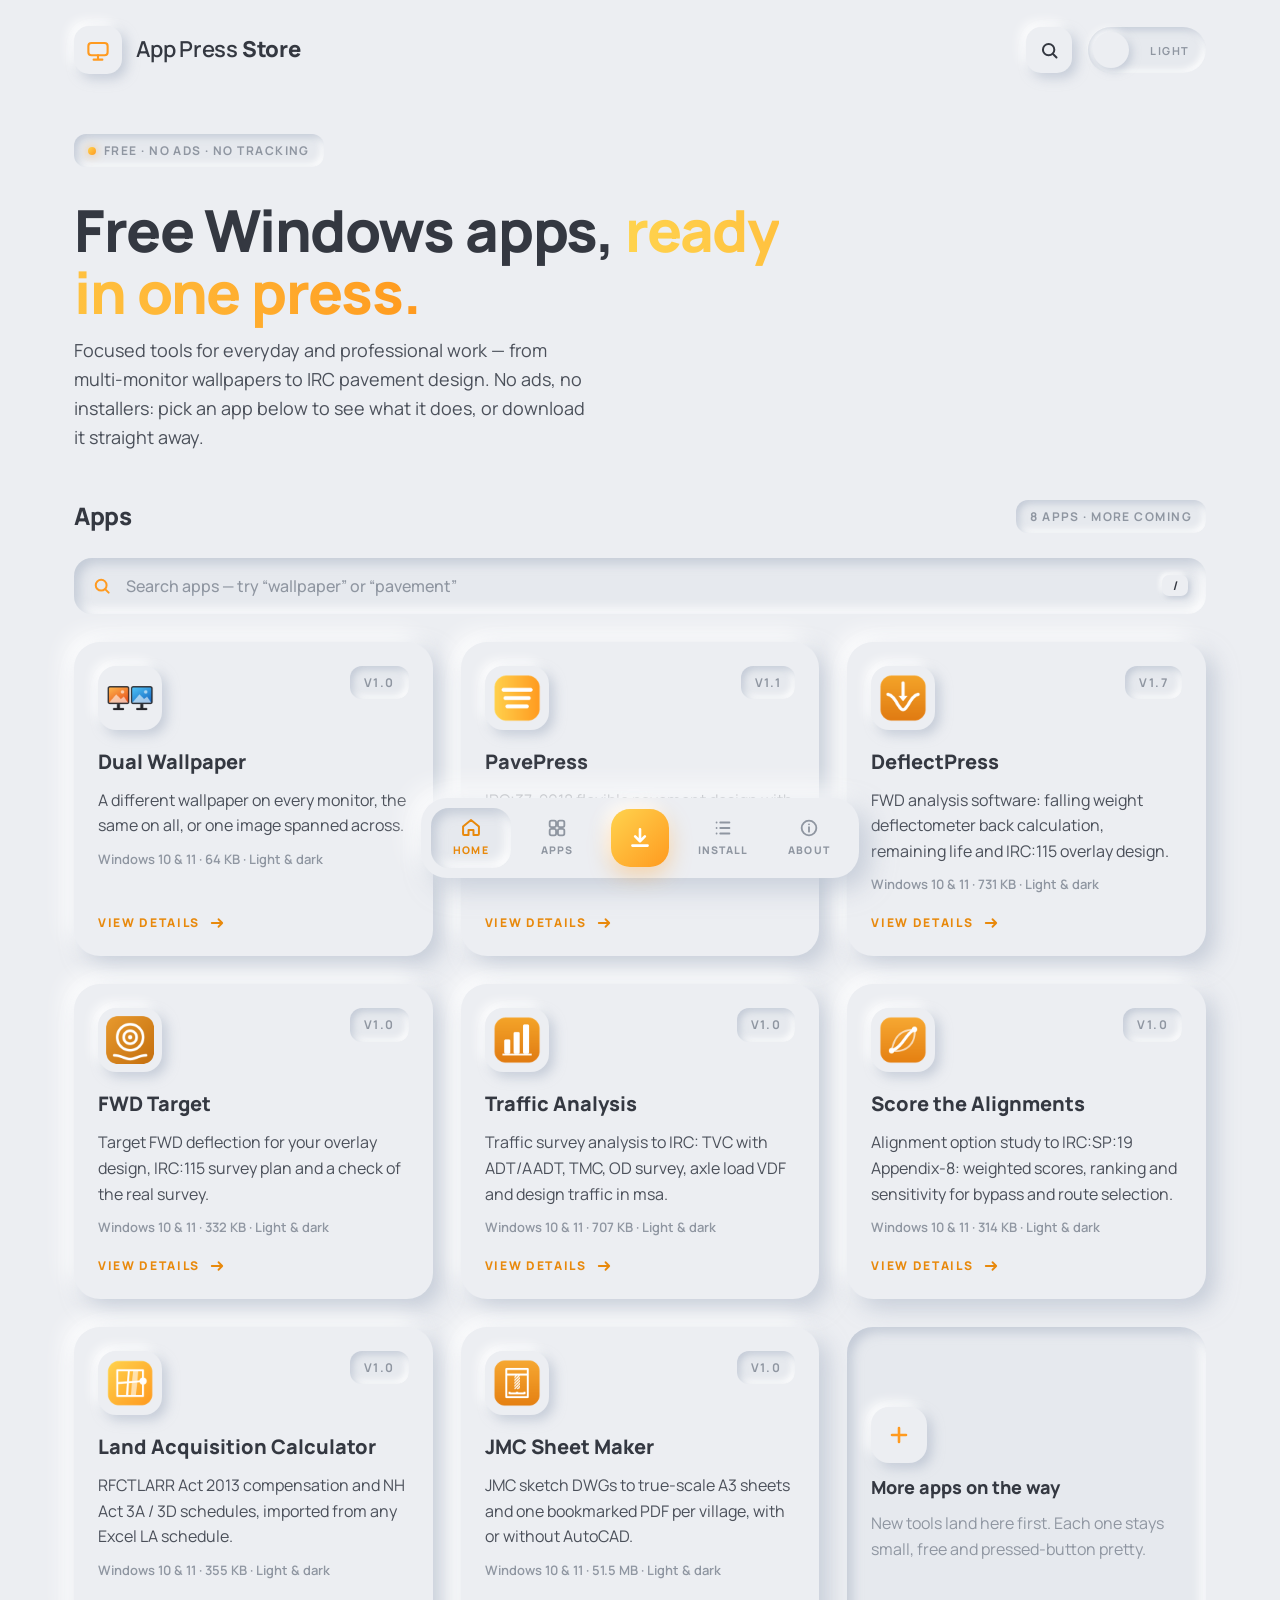
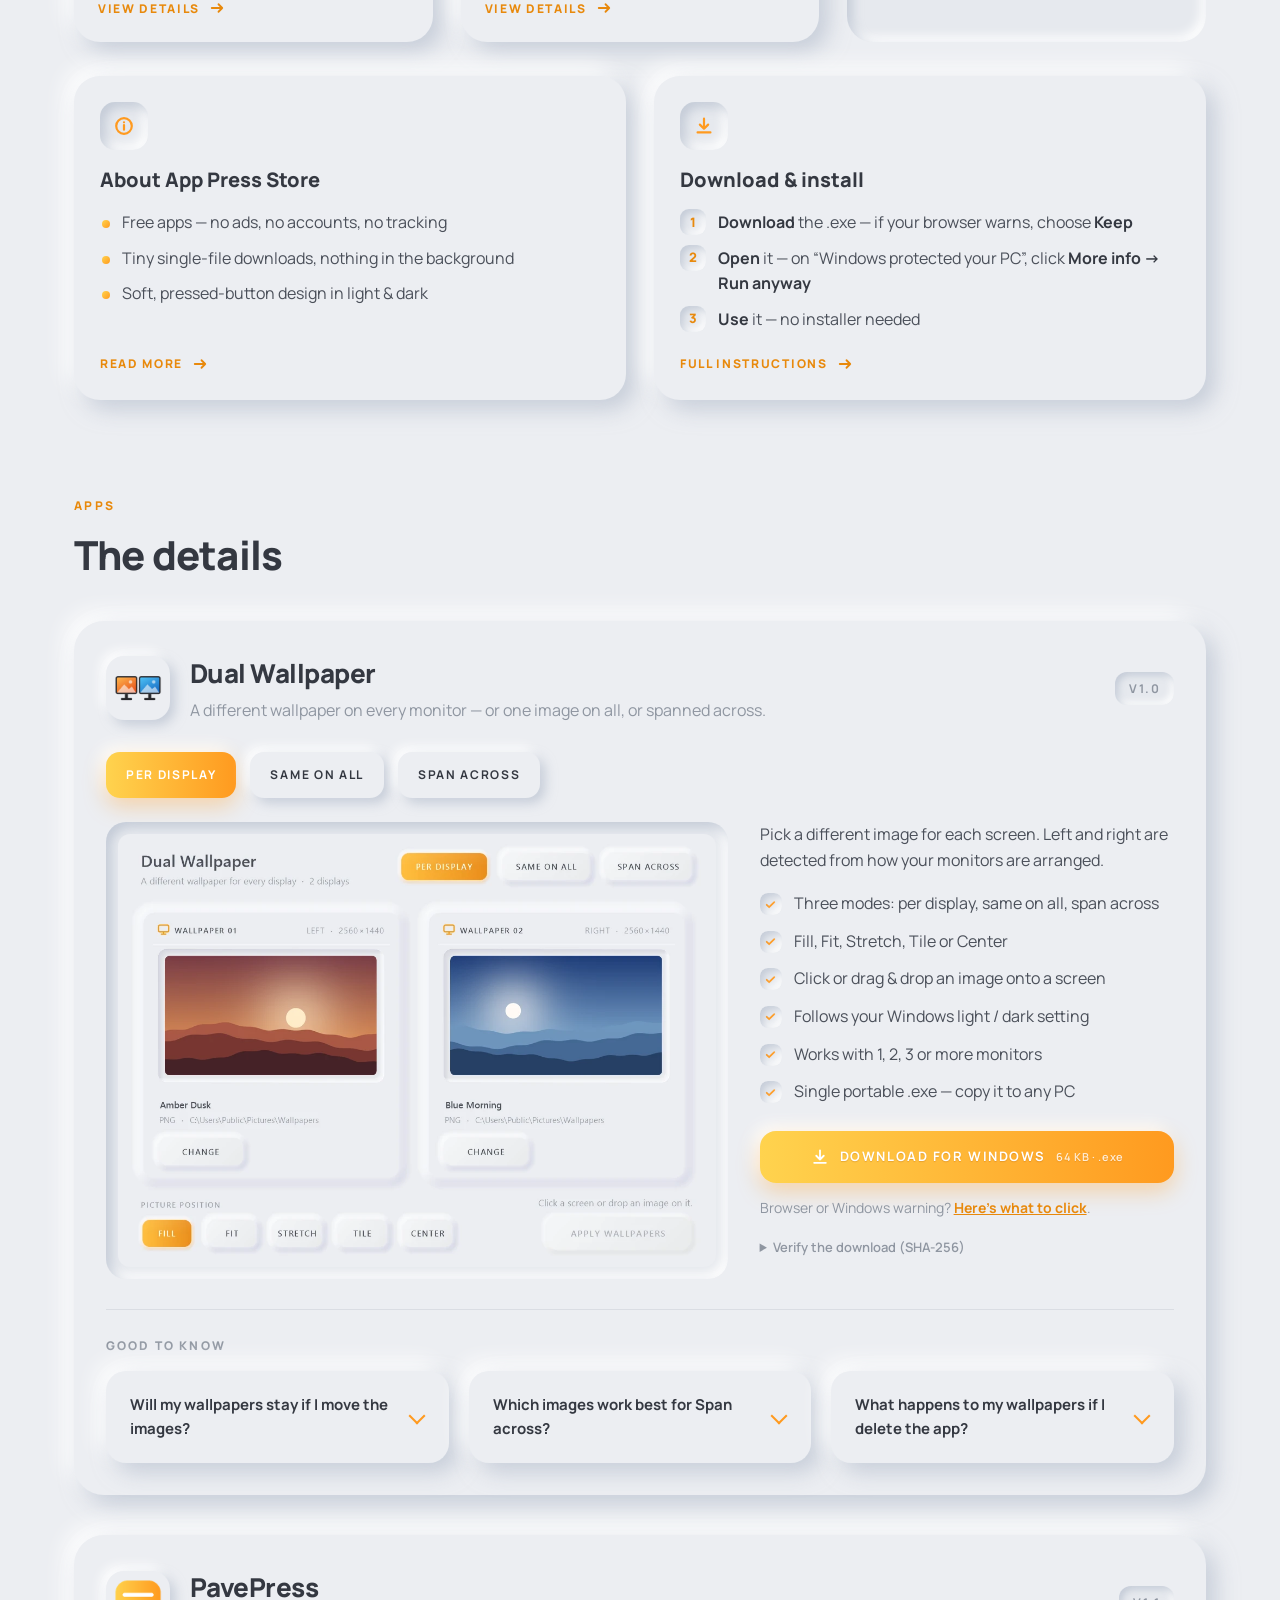
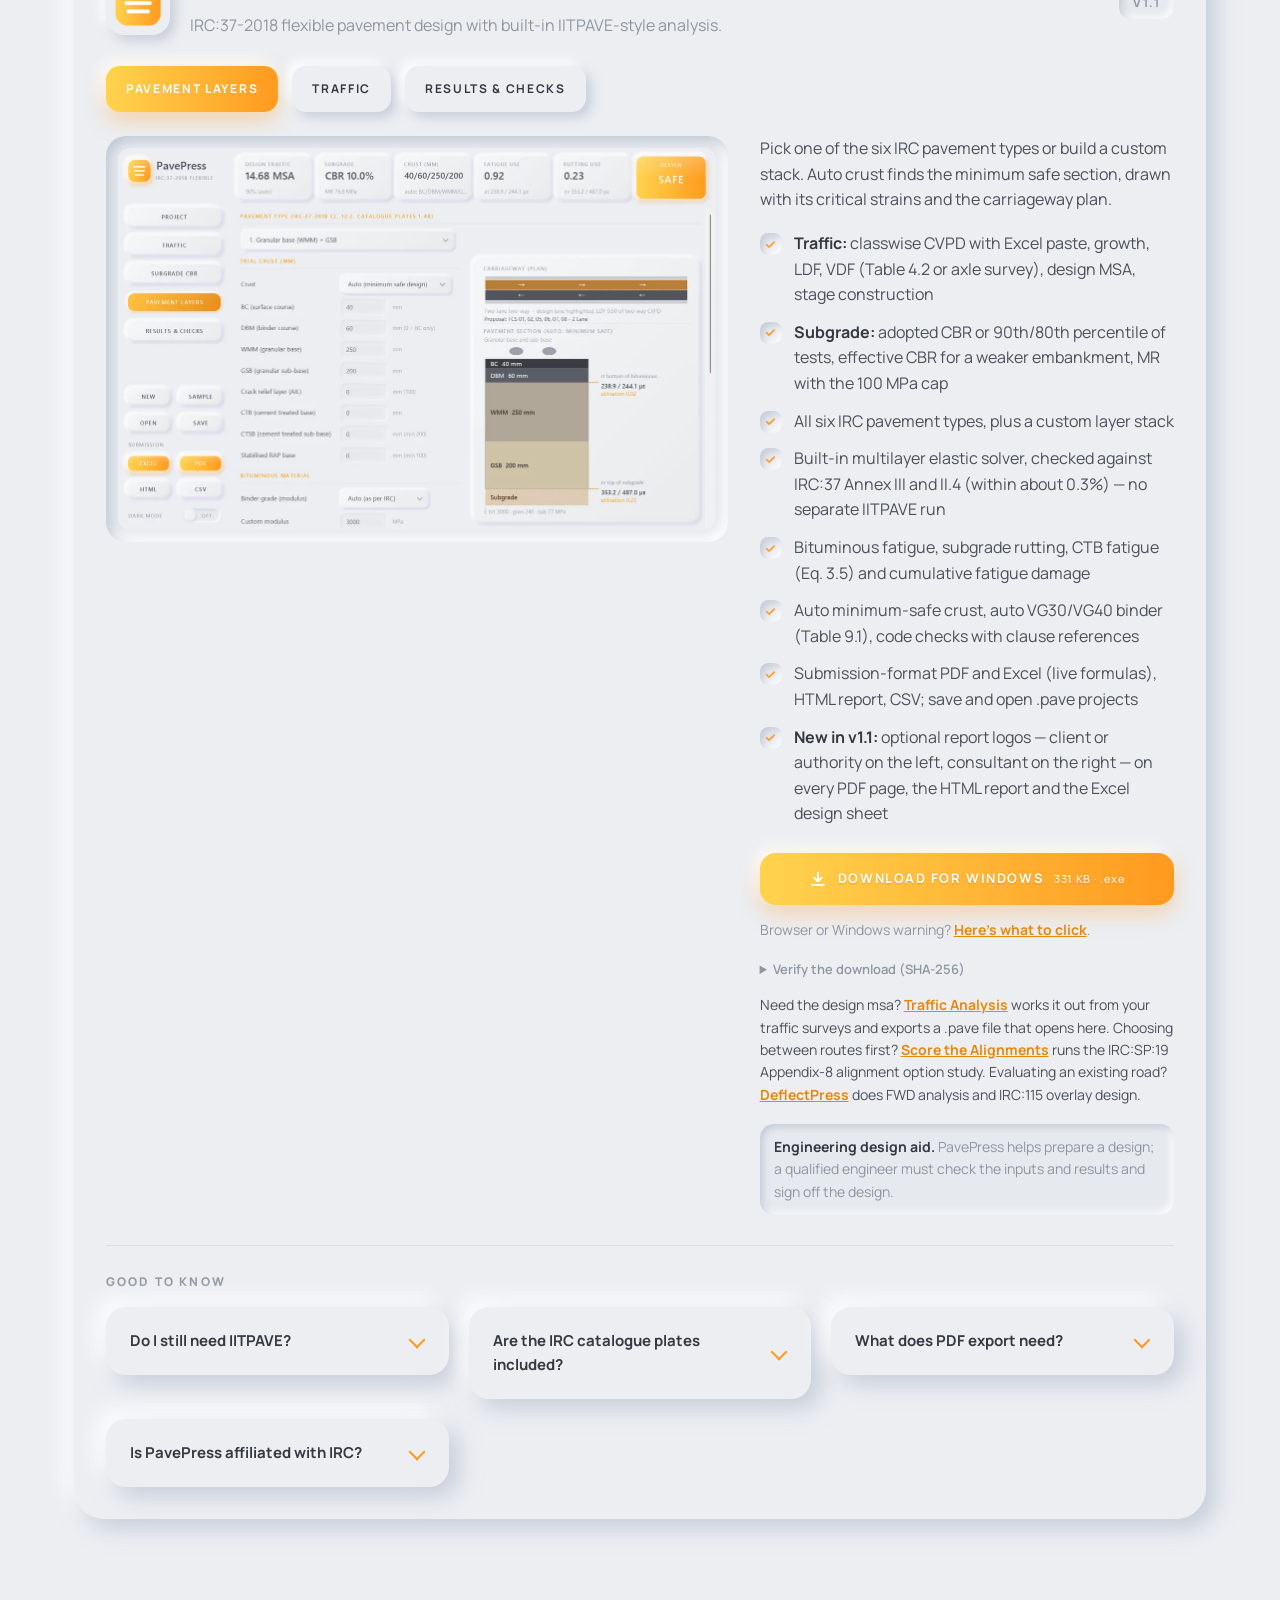
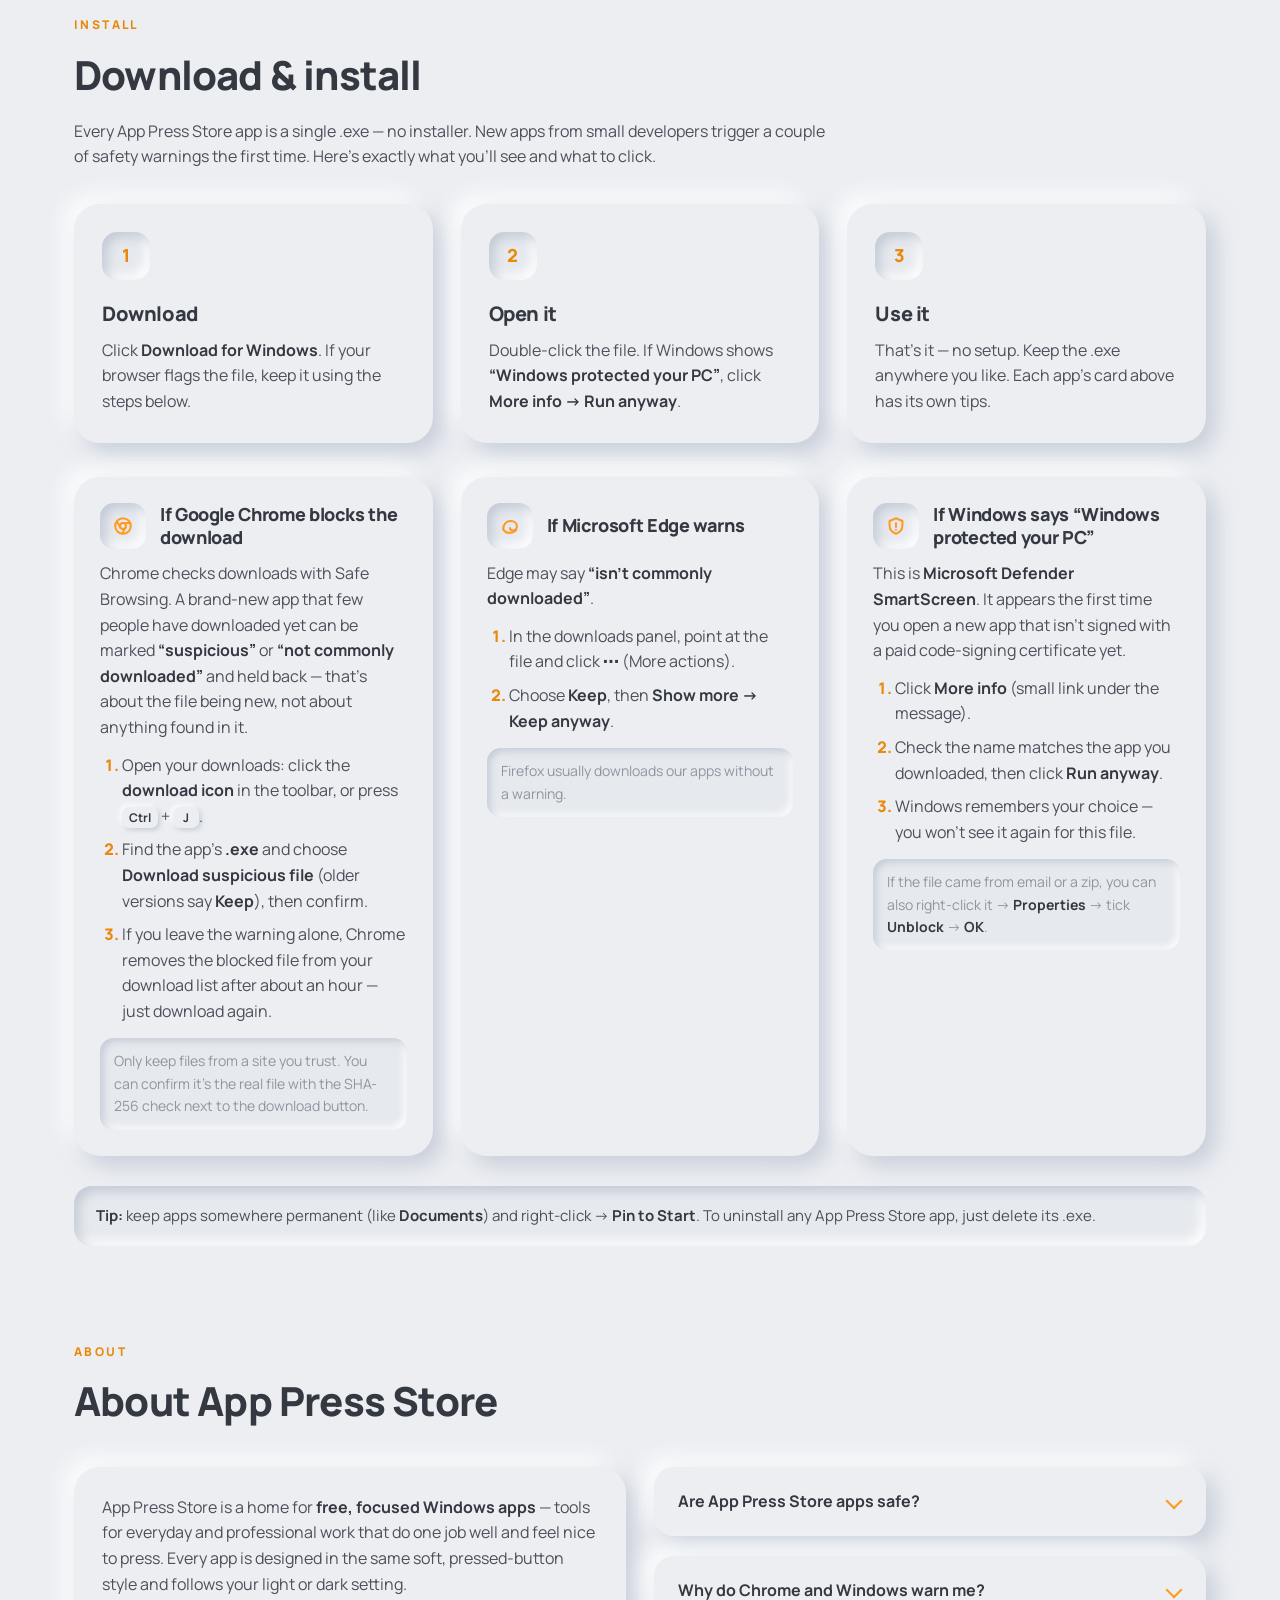
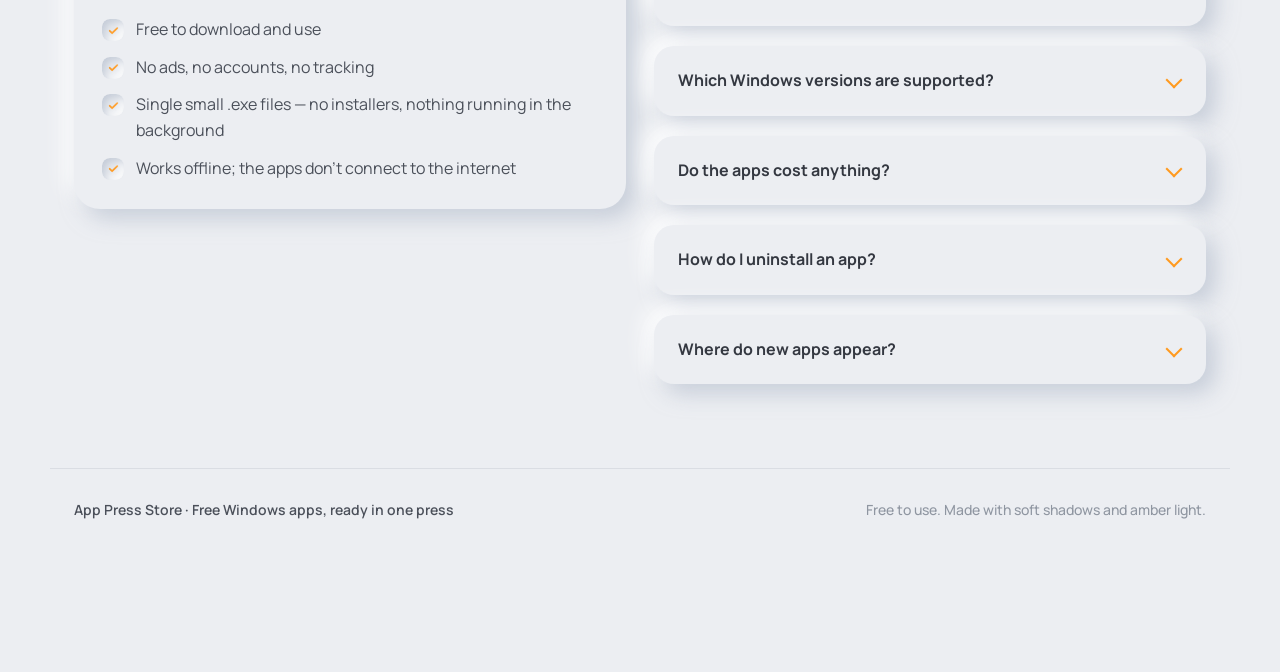
<file: index.html>
<!doctype html>
<html lang="en">
<head>
  <meta charset="utf-8">
  <meta name="viewport" content="width=device-width, initial-scale=1">
  <title>App Press Store — Press to Download Free Windows Apps</title>
  <meta name="description" content="Free, tiny apps for Windows 10 and 11. Dual Wallpaper sets a different wallpaper on each monitor or spans one across. PavePress does IRC:37-2018 flexible pavement design, DeflectPress does FWD analysis and IRC:115 overlay design, and Traffic Analysis does TVC, TMC, OD and axle load survey analysis. No ads, no install.">
  <meta name="keywords" content="dual monitor wallpaper, different wallpaper each monitor, multi monitor wallpaper Windows 11, IRC 37 2018 pavement design software, flexible pavement design, IITPAVE alternative, FWD analysis software, IRC 115 overlay design, traffic survey analysis software, TVC TMC OD axle load analysis, free Windows apps, App Press Store">
  <meta name="robots" content="index, follow, max-image-preview:large">
  <link rel="canonical" href="https://apppress-store.github.io/">
  <meta name="google-site-verification" content="qcU9-oYp5trq-fBjLJkO1KfHNBGg2GZGqHSOTrv8pv0">
  <meta name="theme-color" content="#ECEEF2" media="(prefers-color-scheme: light)">
  <meta name="theme-color" content="#2A2D33" media="(prefers-color-scheme: dark)">

  <!-- link previews (WhatsApp, Facebook, LinkedIn, X, Discord …) -->
  <meta property="og:type" content="website">
  <meta property="og:site_name" content="App Press Store">
  <meta property="og:url" content="https://apppress-store.github.io/">
  <meta property="og:title" content="App Press Store — Press to Download Free Windows Apps">
  <meta property="og:description" content="Free Windows apps, ready in one press: Dual Wallpaper for multi-monitor setups and PavePress for IRC:37-2018 pavement design. No ads, no installers.">
  <meta property="og:image" content="https://apppress-store.github.io/assets/og-image.png">
  <meta property="og:image:width" content="1200">
  <meta property="og:image:height" content="630">
  <meta property="og:image:alt" content="App Press Store: free Windows apps, ready in one press, with the Dual Wallpaper app">
  <meta name="twitter:card" content="summary_large_image">
  <meta name="twitter:title" content="App Press Store — Press to Download Free Windows Apps">
  <meta name="twitter:description" content="Free Windows apps, ready in one press: Dual Wallpaper for multi-monitor setups and PavePress for IRC:37-2018 pavement design.">
  <meta name="twitter:image" content="https://apppress-store.github.io/assets/og-image.png">

  <link rel="icon" href="favicon.ico">
  <link rel="apple-touch-icon" href="assets/dual-wallpaper-icon.png">

  <!-- structured data for search engines -->
  <script type="application/ld+json">
  {
    "@context": "https://schema.org",
    "@graph": [
      {
        "@type": "WebSite",
        "@id": "https://apppress-store.github.io/#website",
        "url": "https://apppress-store.github.io/",
        "name": "App Press Store",
        "description": "Free, tiny apps for Windows with a soft, pressed-button design.",
        "inLanguage": "en"
      },
      {
        "@type": "SoftwareApplication",
        "@id": "https://apppress-store.github.io/#dual-wallpaper",
        "name": "Dual Wallpaper",
        "url": "https://apppress-store.github.io/#dual-wallpaper",
        "description": "Set a different wallpaper on every monitor, the same image on all monitors, or one picture spanned across multiple monitors on Windows 10 and 11.",
        "applicationCategory": "UtilitiesApplication",
        "operatingSystem": "Windows 10, Windows 11",
        "softwareVersion": "1.0",
        "fileSize": "64KB",
        "downloadUrl": "https://apppress-store.github.io/downloads/DualWallpaperSoft.exe",
        "image": "https://apppress-store.github.io/assets/og-image.png",
        "screenshot": "https://apppress-store.github.io/assets/per-light.webp",
        "isAccessibleForFree": true,
        "offers": { "@type": "Offer", "price": "0", "priceCurrency": "USD" },
        "publisher": { "@id": "https://apppress-store.github.io/#website" }
      },
      {
        "@type": "SoftwareApplication",
        "@id": "https://apppress-store.github.io/#pavepress",
        "name": "PavePress",
        "url": "https://apppress-store.github.io/#pavepress",
        "description": "IRC:37-2018 flexible pavement design for Windows with a built-in IITPAVE-style multilayer elastic solver, code checks with clause references, and PDF/Excel submission reports. An engineering design aid; designs must be verified by a qualified engineer.",
        "applicationCategory": "BusinessApplication",
        "applicationSubCategory": "Civil engineering design",
        "operatingSystem": "Windows 10, Windows 11",
        "softwareVersion": "1.1",
        "fileSize": "331KB",
        "downloadUrl": "https://apppress-store.github.io/downloads/PavePress.exe",
        "image": "https://apppress-store.github.io/assets/pavepress-icon.png",
        "screenshot": "https://apppress-store.github.io/assets/pave-layers-light.webp",
        "isAccessibleForFree": true,
        "offers": { "@type": "Offer", "price": "0", "priceCurrency": "USD" },
        "publisher": { "@id": "https://apppress-store.github.io/#website" }
      }
    ]
  }
  </script>
  <link rel="preconnect" href="https://fonts.googleapis.com">
  <link rel="preconnect" href="https://fonts.gstatic.com" crossorigin>
  <link href="https://fonts.googleapis.com/css2?family=Manrope:wght@400;500;600;700;800&display=swap" rel="stylesheet">
  <link rel="stylesheet" href="styles.css">
  <script>
    // pick the theme before first paint: saved choice, else the system setting
    (function () {
      var t = null;
      try { t = localStorage.getItem('apppress-theme'); } catch (e) {}
      if (t !== 'light' && t !== 'dark') t = matchMedia('(prefers-color-scheme: dark)').matches ? 'dark' : 'light';
      document.documentElement.setAttribute('data-theme', t);
    })();
  </script>
</head>
<body>

  <!-- top bar -->
  <header class="topbar">
    <a class="brand" href="#home" aria-label="App Press Store home">
      <span class="logo raised" aria-hidden="true">
        <svg viewBox="0 0 32 32"><rect x="5" y="8" width="22" height="14" rx="3.5"/><path d="M16 22v4M11 27h10"/></svg>
      </span>
      <span class="brand-name">App Press <b>Store</b></span>
    </a>
    <div class="top-actions">
      <button class="icon-btn" id="searchBtn" type="button" aria-label="Search apps" title="Search apps ( / )">
        <svg viewBox="0 0 24 24" aria-hidden="true"><circle cx="11" cy="11" r="6.5"/><path d="m16 16 4 4"/></svg>
      </button>
      <button class="switch" id="themeSwitch" type="button" role="switch" aria-checked="false" aria-label="Dark mode">
        <span class="switch-label switch-off">Light</span>
        <span class="switch-label switch-on">Dark</span>
        <span class="switch-knob" aria-hidden="true"></span>
      </button>
    </div>
  </header>

  <main>
    <!-- ============ HOME: apps list, about, download & install ============ -->
    <section id="home" class="home section">
      <div class="intro">
        <p class="eyebrow inset-pill"><span class="dot"></span> Free · No ads · No tracking</p>
        <h1>Free Windows apps, <span class="amber-text">ready in one press.</span></h1>
        <p class="lead">Focused tools for everyday and professional work — from multi-monitor wallpapers to IRC pavement design. No ads, no installers: pick an app below to see what it does, or download it straight away.</p>
      </div>

      <!-- apps list -->
      <div class="shelf-head">
        <h2 class="shelf-title">Apps</h2>
        <span class="inset-pill" id="appCount" aria-live="polite">8 apps · more coming</span>
      </div>
      <form class="search inset" id="searchForm" role="search" autocomplete="off">
        <svg viewBox="0 0 24 24" aria-hidden="true"><circle cx="11" cy="11" r="6.5"/><path d="m16 16 4 4"/></svg>
        <label class="sr-only" for="appSearch">Search apps</label>
        <input id="appSearch" type="search" placeholder="Search apps — try “wallpaper” or “pavement”" enterkeyhint="search">
        <kbd class="search-key" aria-hidden="true">/</kbd>
      </form>
      <div class="shelf" id="shelf">
        <a class="app-tile raised" href="#dual-wallpaper" aria-label="Dual Wallpaper: see details"
           data-search="dual wallpaper background desktop monitor monitors display displays screen screens multi-monitor span same image picture theme dark light">

          <span class="tile-top">
            <img class="app-icon" src="assets/dual-wallpaper-icon.png" width="64" height="64" alt="">
            <span class="version inset-pill">v1.0</span>
          </span>
          <span class="tile-name">Dual Wallpaper</span>
          <span class="tile-desc">A different wallpaper on every monitor, the same on all, or one image spanned across.</span>
          <span class="tile-meta">Windows 10 &amp; 11 · 64 KB · Light &amp; dark</span>
          <span class="tile-go">View details
            <svg viewBox="0 0 24 24" aria-hidden="true"><path d="M5 12h14m-5-5 5 5-5 5"/></svg>
          </span>
        </a>
        <a class="app-tile raised" href="#pavepress" aria-label="PavePress: see details"
           data-search="pavepress pavement design road highway flexible bituminous irc irc37 irc:37 2018 iitpave msa cbr subgrade traffic cvpd vdf ldf ctb ctsb sami rap wmm gsb dbm bc civil engineering excel pdf report">
          <span class="tile-top">
            <img class="app-icon" src="assets/pavepress-icon.png" width="64" height="64" alt="">
            <span class="version inset-pill">v1.1</span>
          </span>
          <span class="tile-name">PavePress</span>
          <span class="tile-desc">IRC:37-2018 flexible pavement design with built-in IITPAVE-style analysis.</span>
          <span class="tile-meta">Windows 10 &amp; 11 · 331 KB · Light &amp; dark</span>
          <span class="tile-go">View details
            <svg viewBox="0 0 24 24" aria-hidden="true"><path d="M5 12h14m-5-5 5 5-5 5"/></svg>
          </span>
        </a>
        <a class="app-tile raised" href="/deflectpress/" aria-label="DeflectPress FWD analysis software: see details"
           data-search="deflectpress fwd falling weight deflectometer deflection basin bowl backcalculation back calculation layer moduli irc irc115 irc:115 2014 overlay design remaining life homogeneous sections structural evaluation kgpback kuab pavement road highway civil engineering word docx excel pdf report">
          <span class="tile-top">
            <img class="app-icon" src="assets/deflectpress-icon.png" width="64" height="64" alt="">
            <span class="version inset-pill">v1.7</span>
          </span>
          <span class="tile-name">DeflectPress</span>
          <span class="tile-desc">FWD analysis software: falling weight deflectometer back calculation, remaining life and IRC:115 overlay design.</span>
          <span class="tile-meta">Windows 10 &amp; 11 · 731 KB · Light &amp; dark</span>
          <span class="tile-go">View details
            <svg viewBox="0 0 24 24" aria-hidden="true"><path d="M5 12h14m-5-5 5 5-5 5"/></svg>
          </span>
        </a>
        <a class="app-tile raised" href="/fwd-target/" aria-label="FWD Target target deflection and FWD survey planning software: see details"
           data-search="fwd target falling weight deflectometer target deflection characteristic deflection d0 deflection bowl band expected deflection survey plan planning test spacing table 2 staggered test points field checklist overlay design check irc irc115 irc:115 2014 remaining life homogeneous sections structural evaluation pavement road highway civil engineering word excel report">
          <span class="tile-top">
            <img class="app-icon" src="assets/fwd-target-icon.png" width="64" height="64" alt="">
            <span class="version inset-pill">v1.0</span>
          </span>
          <span class="tile-name">FWD Target</span>
          <span class="tile-desc">Target FWD deflection for your overlay design, IRC:115 survey plan and a check of the real survey.</span>
          <span class="tile-meta">Windows 10 &amp; 11 · 332 KB · Light &amp; dark</span>
          <span class="tile-go">View details
            <svg viewBox="0 0 24 24" aria-hidden="true"><path d="M5 12h14m-5-5 5 5-5 5"/></svg>
          </span>
        </a>
        <a class="app-tile raised" href="/traffic-analysis/" aria-label="Traffic Analysis traffic survey analysis software: see details"
           data-search="traffic analysis survey tvc traffic volume count adt aadt peak hour phf seasonal factor tmc turning movement count junction intersection flow diagram signal warrant roundabout od origin destination desire lines axle load vdf vehicle damage factor speed delay moving observer pcu capacity level of service los growth msa irc irc64 irc106 irc108 irc93 irc37 road highway civil engineering excel pdf report">
          <span class="tile-top">
            <img class="app-icon" src="assets/traffic-analysis-icon.png" width="64" height="64" alt="">
            <span class="version inset-pill">v1.0</span>
          </span>
          <span class="tile-name">Traffic Analysis</span>
          <span class="tile-desc">Traffic survey analysis to IRC: TVC with ADT/AADT, TMC, OD survey, axle load VDF and design traffic in msa.</span>
          <span class="tile-meta">Windows 10 &amp; 11 · 707 KB · Light &amp; dark</span>
          <span class="tile-go">View details
            <svg viewBox="0 0 24 24" aria-hidden="true"><path d="M5 12h14m-5-5 5 5-5 5"/></svg>
          </span>
        </a>
        <a class="app-tile raised" href="/score-the-alignments/" aria-label="Score the Alignments alignment option study software: see details"
           data-search="score the alignments alignment option study evaluation of alignment options alternatives route selection bypass realignment green field greenfield irc sp19 sp:19 irc:sp:19 appendix 8 appendix-8 scoring matrix weighted score weights engineering socio-economic environmental cost safety ranking sensitivity land acquisition rfctlarr solatium r&amp;r rehabilitation resettlement geometric design irc73 sp84 dpr feasibility report road highway civil engineering excel pdf report">
          <span class="tile-top">
            <img class="app-icon" src="assets/score-the-alignments-icon.png" width="64" height="64" alt="">
            <span class="version inset-pill">v1.0</span>
          </span>
          <span class="tile-name">Score the Alignments</span>
          <span class="tile-desc">Alignment option study to IRC:SP:19 Appendix-8: weighted scores, ranking and sensitivity for bypass and route selection.</span>
          <span class="tile-meta">Windows 10 &amp; 11 · 314 KB · Light &amp; dark</span>
          <span class="tile-go">View details
            <svg viewBox="0 0 24 24" aria-hidden="true"><path d="M5 12h14m-5-5 5 5-5 5"/></svg>
          </span>
        </a>
        <a class="app-tile raised" href="/land-acquisition-calculator/" aria-label="Land Acquisition Calculator RFCTLARR compensation software: see details"
           data-search="land acquisition calculator la compensation rfctlarr 2013 act solatium 12 % additional amount multiplication factor first schedule second schedule r&amp;r rehabilitation resettlement market value guidance value sale deeds sec 26 nh act 1956 3a 3c 3d 3g 3h notification gazette schedule land schedule survey number village award abstract excel import dpr rob bypass road highway civil engineering pdf report">
          <span class="tile-top">
            <img class="app-icon" src="assets/land-acquisition-calculator-icon.png" width="64" height="64" alt="">
            <span class="version inset-pill">v1.0</span>
          </span>
          <span class="tile-name">Land Acquisition Calculator</span>
          <span class="tile-desc">RFCTLARR Act 2013 compensation and NH Act 3A / 3D schedules, imported from any Excel LA schedule.</span>
          <span class="tile-meta">Windows 10 &amp; 11 · 355 KB · Light &amp; dark</span>
          <span class="tile-go">View details
            <svg viewBox="0 0 24 24" aria-hidden="true"><path d="M5 12h14m-5-5 5 5-5 5"/></svg>
          </span>
        </a>
        <a class="app-tile raised" href="/jmc-sheet-maker/" aria-label="JMC Sheet Maker JMC sketch DWG to true-scale PDF software: see details"
           data-search="jmc sheet maker jmc sketch joint measurement certificate land acquisition la dwg to pdf true scale 1:1000 1:500 1:2000 a3 a2 a1 a0 model space sheets bookmarked pdf village survey hissa nudi kannada fonts autocad core console oda file converter drawing plot print civil engineering">
          <span class="tile-top">
            <img class="app-icon" src="assets/jmc-sheet-maker-icon.png" width="64" height="64" alt="">
            <span class="version inset-pill">v1.0</span>
          </span>
          <span class="tile-name">JMC Sheet Maker</span>
          <span class="tile-desc">JMC sketch DWGs to true-scale A3 sheets and one bookmarked PDF per village, with or without AutoCAD.</span>
          <span class="tile-meta">Windows 10 &amp; 11 · 51.5 MB · Light &amp; dark</span>
          <span class="tile-go">View details
            <svg viewBox="0 0 24 24" aria-hidden="true"><path d="M5 12h14m-5-5 5 5-5 5"/></svg>
          </span>
        </a>
        <div class="app-tile app-tile-soon inset" id="soonTile" aria-label="More apps coming soon">
          <span class="soon-icon raised" aria-hidden="true"><svg viewBox="0 0 24 24"><path d="M12 5v14M5 12h14"/></svg></span>
          <span class="tile-name">More apps on the way</span>
          <span class="tile-desc">New tools land here first. Each one stays small, free and pressed-button pretty.</span>
        </div>
        <div class="app-tile no-results inset" id="noResults" hidden>
          <span class="tile-name">No apps match “<span id="noResultsTerm"></span>”</span>
          <span class="tile-desc">Try another word, or <button type="button" class="link-btn" id="clearSearch">show all apps</button>.</span>
        </div>
      </div>

      <!-- info + quick install -->
      <div class="home-cards">
        <a class="home-card raised" href="#about">
          <span class="card-icon inset" aria-hidden="true">
            <svg viewBox="0 0 24 24"><circle cx="12" cy="12" r="8.5"/><path d="M12 11v5M12 8h.01"/></svg>
          </span>
          <span class="card-title">About App Press Store</span>
          <ul class="mini-list">
            <li>Free apps — no ads, no accounts, no tracking</li>
            <li>Tiny single-file downloads, nothing in the background</li>
            <li>Soft, pressed-button design in light &amp; dark</li>
          </ul>
          <span class="tile-go">Read more <svg viewBox="0 0 24 24" aria-hidden="true"><path d="M5 12h14m-5-5 5 5-5 5"/></svg></span>
        </a>

        <a class="home-card raised" href="#install">
          <span class="card-icon inset" aria-hidden="true">
            <svg viewBox="0 0 24 24"><path d="M12 4v11m0 0-4.5-4.5M12 15l4.5-4.5M5 19h14"/></svg>
          </span>
          <span class="card-title">Download &amp; install</span>
          <ol class="mini-steps">
            <li><b>Download</b> the .exe — if your browser warns, choose <b>Keep</b></li>
            <li><b>Open</b> it — on “Windows protected your PC”, click <b>More info → Run anyway</b></li>
            <li><b>Use</b> it — no installer needed</li>
          </ol>
          <span class="tile-go">Full instructions <svg viewBox="0 0 24 24" aria-hidden="true"><path d="M5 12h14m-5-5 5 5-5 5"/></svg></span>
        </a>
      </div>
    </section>

    <!-- ============ APPS (details) ============ -->
    <section id="apps" class="section">
      <div class="section-head">
        <p class="kicker">Apps</p>
        <h2>The details</h2>
      </div>

      <article id="dual-wallpaper" class="app-card raised">
        <div class="app-top">
          <img class="app-icon" src="assets/dual-wallpaper-icon.png" width="64" height="64" alt="">
          <div class="app-title">
            <h3>Dual Wallpaper</h3>
            <p>A different wallpaper on every monitor — or one image on all, or spanned across.</p>
          </div>
          <span class="version inset-pill">v1.0</span>
        </div>

        <div class="modes" role="tablist" aria-label="Dual Wallpaper modes">
          <button class="mode is-active" role="tab" aria-selected="true" data-shot="per" data-caption="Pick a different image for each screen. Left and right are detected from how your monitors are arranged.">Per display</button>
          <button class="mode" role="tab" aria-selected="false" data-shot="same" data-caption="One image, every screen. Choose Wallpaper A once and it lands on monitor 1 and monitor 2.">Same on all</button>
          <button class="mode" role="tab" aria-selected="false" data-shot="span" data-caption="One picture stretched across all displays as a single wide scene — best with ultra-wide images.">Span across</button>
        </div>

        <div class="app-body">
          <div class="shot-well inset app-shot">
            <img class="shot-light" src="assets/per-light.webp" width="1100" height="797" alt="Dual Wallpaper in per-display mode, light theme">
            <img class="shot-dark" src="assets/per-dark.webp" width="1100" height="797" alt="Dual Wallpaper in per-display mode, dark theme">
          </div>

          <div class="app-side">
            <p class="mode-caption">Pick a different image for each screen. Left and right are detected from how your monitors are arranged.</p>
            <ul class="features">
              <li>Three modes: per display, same on all, span across</li>
              <li>Fill, Fit, Stretch, Tile or Center</li>
              <li>Click or drag &amp; drop an image onto a screen</li>
              <li>Follows your Windows light / dark setting</li>
              <li>Works with 1, 2, 3 or more monitors</li>
              <li>Single portable .exe — copy it to any PC</li>
            </ul>
            <a class="btn btn-amber btn-wide" href="downloads/DualWallpaperSoft.exe" download="Dual Wallpaper Soft.exe">
              <svg viewBox="0 0 24 24" aria-hidden="true"><path d="M12 4v11m0 0-4.5-4.5M12 15l4.5-4.5M5 19h14"/></svg>
              Download for Windows
              <small>64 KB · .exe</small>
            </a>
            <p class="after-dl">Browser or Windows warning? <a href="#install">Here's what to click</a>.</p>
            <details class="hash">
              <summary>Verify the download (SHA-256)</summary>
              <code class="inset">052EF9118CF12EC91DCE9071B8E9ECBF26F999B18371FDF8688AAA798C92F775</code>
              <p>In PowerShell: <code>Get-FileHash "Dual Wallpaper Soft.exe"</code></p>
            </details>
          </div>
        </div>

        <div class="app-faq">
          <h4 class="app-faq-title">Good to know</h4>
          <div class="faq faq-compact">
            <details class="raised">
              <summary>Will my wallpapers stay if I move the images?</summary>
              <p>Windows reads wallpapers from where the image files are. Keep them in a permanent folder like <b>Pictures</b> so they don't disappear.</p>
            </details>
            <details class="raised">
              <summary>Which images work best for Span across?</summary>
              <p>Wide images. Two side-by-side monitors form a very wide area, so a normal 16:9 picture gets its top and bottom cropped. Something around 5120 × 1440 fits two 2560 × 1440 screens exactly.</p>
            </details>
            <details class="raised">
              <summary>What happens to my wallpapers if I delete the app?</summary>
              <p>They stay exactly as they are — the app only changes Windows' wallpaper setting when you press <b>Apply wallpapers</b>.</p>
            </details>
          </div>
        </div>
      </article>

      <article id="pavepress" class="app-card raised" data-shot-prefix="pave-">
        <div class="app-top">
          <img class="app-icon" src="assets/pavepress-icon.png" width="64" height="64" alt="">
          <div class="app-title">
            <h3>PavePress</h3>
            <p>IRC:37-2018 flexible pavement design with built-in IITPAVE-style analysis.</p>
          </div>
          <span class="version inset-pill">v1.1</span>
        </div>

        <div class="modes" role="tablist" aria-label="PavePress pages">
          <button class="mode is-active" role="tab" aria-selected="true" data-shot="layers" data-caption="Pick one of the six IRC pavement types or build a custom stack. Auto crust finds the minimum safe section, drawn with its critical strains and the carriageway plan.">Pavement layers</button>
          <button class="mode" role="tab" aria-selected="false" data-shot="traffic" data-caption="Classwise CVPD pasted straight from Excel, growth to the year of completion, LDF and VDF, and design MSA worked out step by step.">Traffic</button>
          <button class="mode" role="tab" aria-selected="false" data-shot="results" data-caption="Every code check with its IRC:37-2018 clause: OK, CHECK or FAIL, plus bituminous fatigue and subgrade rutting utilisation.">Results &amp; checks</button>
        </div>

        <div class="app-body">
          <div class="shot-well inset app-shot">
            <img class="shot-light" src="assets/pave-layers-light.webp" width="1200" height="767" loading="lazy" alt="PavePress pavement layers page with a granular pavement section, light theme">
            <img class="shot-dark" src="assets/pave-layers-dark.webp" width="1200" height="767" loading="lazy" alt="PavePress pavement layers page with a CTSB, CTB and SAMI section, dark theme">
          </div>

          <div class="app-side">
            <p class="mode-caption">Pick one of the six IRC pavement types or build a custom stack. Auto crust finds the minimum safe section, drawn with its critical strains and the carriageway plan.</p>
            <ul class="features">
              <li><b>Traffic:</b> classwise CVPD with Excel paste, growth, LDF, VDF (Table 4.2 or axle survey), design MSA, stage construction</li>
              <li><b>Subgrade:</b> adopted CBR or 90th/80th percentile of tests, effective CBR for a weaker embankment, MR with the 100 MPa cap</li>
              <li>All six IRC pavement types, plus a custom layer stack</li>
              <li>Built-in multilayer elastic solver, checked against IRC:37 Annex III and II.4 (within about 0.3%) — no separate IITPAVE run</li>
              <li>Bituminous fatigue, subgrade rutting, CTB fatigue (Eq. 3.5) and cumulative fatigue damage</li>
              <li>Auto minimum-safe crust, auto VG30/VG40 binder (Table 9.1), code checks with clause references</li>
              <li>Submission-format PDF and Excel (live formulas), HTML report, CSV; save and open .pave projects</li>
              <li><b>New in v1.1:</b> optional report logos — client or authority on the left, consultant on the right — on every PDF page, the HTML report and the Excel design sheet</li>
            </ul>
            <a class="btn btn-amber btn-wide" href="downloads/PavePress.exe" download="PavePress.exe">
              <svg viewBox="0 0 24 24" aria-hidden="true"><path d="M12 4v11m0 0-4.5-4.5M12 15l4.5-4.5M5 19h14"/></svg>
              Download for Windows
              <small>331 KB · .exe</small>
            </a>
            <p class="after-dl">Browser or Windows warning? <a href="#install">Here's what to click</a>.</p>
            <details class="hash">
              <summary>Verify the download (SHA-256)</summary>
              <code class="inset">4491E6A9A691D3EA84FA5C8D32046E7E1D5F675AAFD55D56AA3687EED42F34CC</code>
              <p>In PowerShell: <code>Get-FileHash "PavePress.exe"</code></p>
            </details>
            <p class="cross-link">Need the design msa? <a href="/traffic-analysis/">Traffic Analysis</a> works it out from your traffic surveys and exports a .pave file that opens here. Choosing between routes first? <a href="/score-the-alignments/">Score the Alignments</a> runs the IRC:SP:19 Appendix-8 alignment option study. Evaluating an existing road? <a href="/deflectpress/">DeflectPress</a> does FWD analysis and IRC:115 overlay design.</p>
            <p class="note"><b>Engineering design aid.</b> PavePress helps prepare a design; a qualified engineer must check the inputs and results and sign off the design.</p>
          </div>
        </div>

        <div class="app-faq">
          <h4 class="app-faq-title">Good to know</h4>
          <div class="faq faq-compact">
            <details class="raised">
              <summary>Do I still need IITPAVE?</summary>
              <p>No. PavePress has its own multilayer elastic solver. It was checked against the IRC:37-2018 Annex III examples (all six pavement types at CBR 10%) and Annex II.4, and agrees within about 0.3%.</p>
            </details>
            <details class="raised">
              <summary>Are the IRC catalogue plates included?</summary>
              <p>No. The IRC:37-2018 plates are IRC copyright, so they aren't part of the download. PavePress draws its own composition chart instead. If you own the code book, you can add your own plate images with <b>Open catalogue plates folder</b>.</p>
            </details>
            <details class="raised">
              <summary>What does PDF export need?</summary>
              <p>Microsoft Edge, which is built into Windows 10 and 11 (Chrome also works). Edge prints the PDF in the background; if neither browser is found, the HTML report opens so you can print it with <kbd>Ctrl</kbd> + <kbd>P</kbd>.</p>
            </details>
            <details class="raised">
              <summary>Is PavePress affiliated with IRC?</summary>
              <p>No. It's an independent tool that follows the published IRC:37-2018 method. Always check the design against the current code and any project-specific requirements.</p>
            </details>
          </div>
        </div>
      </article>
    </section>

    <!-- ============ INSTALL ============ -->
    <section id="install" class="section">
      <div class="section-head">
        <p class="kicker">Install</p>
        <h2>Download &amp; install</h2>
        <p class="section-lead">Every App Press Store app is a single .exe — no installer. New apps from small developers trigger a couple of safety warnings the first time. Here's exactly what you'll see and what to click.</p>
      </div>

      <ol class="steps">
        <li class="step raised">
          <span class="step-num inset">1</span>
          <h3>Download</h3>
          <p>Click <b>Download for Windows</b>. If your browser flags the file, keep it using the steps below.</p>
        </li>
        <li class="step raised">
          <span class="step-num inset">2</span>
          <h3>Open it</h3>
          <p>Double-click the file. If Windows shows <b>“Windows protected your PC”</b>, click <b>More info → Run anyway</b>.</p>
        </li>
        <li class="step raised">
          <span class="step-num inset">3</span>
          <h3>Use it</h3>
          <p>That's it — no setup. Keep the .exe anywhere you like. Each app's card above has its own tips.</p>
        </li>
      </ol>

      <div class="warn-grid">
        <div class="warn raised">
          <div class="warn-head">
            <span class="warn-icon inset" aria-hidden="true"><svg viewBox="0 0 24 24"><circle cx="12" cy="12" r="8.5"/><circle cx="12" cy="12" r="3.2"/><path d="M12 8.8h7.6M9.2 13.6 5.4 7.2M14.8 13.6l-3.8 6.6"/></svg></span>
            <h3>If Google Chrome blocks the download</h3>
          </div>
          <p>Chrome checks downloads with Safe Browsing. A brand-new app that few people have downloaded yet can be marked <b>“suspicious”</b> or <b>“not commonly downloaded”</b> and held back — that's about the file being new, not about anything found in it.</p>
          <ol class="how">
            <li>Open your downloads: click the <b>download icon</b> in the toolbar, or press <kbd>Ctrl</kbd> + <kbd>J</kbd>.</li>
            <li>Find the app's <b>.exe</b> and choose <b>Download suspicious file</b> (older versions say <b>Keep</b>), then confirm.</li>
            <li>If you leave the warning alone, Chrome removes the blocked file from your download list after about an hour — just download again.</li>
          </ol>
          <p class="note">Only keep files from a site you trust. You can confirm it's the real file with the SHA-256 check next to the download button.</p>
        </div>

        <div class="warn raised">
          <div class="warn-head">
            <span class="warn-icon inset" aria-hidden="true"><svg viewBox="0 0 24 24"><path d="M4.5 15.5c0-5 3.4-9 8.2-9 4 0 6.8 2.7 6.8 6 0 2.6-2 4.3-4.4 4.3-2 0-3.1-1.1-3.1-2.6"/><path d="M4.5 15.5c1.4 2.6 4.2 4 7.3 4 2.9 0 5.4-1.2 7-3.2"/></svg></span>
            <h3>If Microsoft Edge warns</h3>
          </div>
          <p>Edge may say <b>“isn't commonly downloaded”</b>.</p>
          <ol class="how">
            <li>In the downloads panel, point at the file and click <b>⋯</b> (More actions).</li>
            <li>Choose <b>Keep</b>, then <b>Show more → Keep anyway</b>.</li>
          </ol>
          <p class="note">Firefox usually downloads our apps without a warning.</p>
        </div>

        <div class="warn raised">
          <div class="warn-head">
            <span class="warn-icon inset" aria-hidden="true"><svg viewBox="0 0 24 24"><path d="M12 3.5 5 6.5v5c0 4.3 3 7.6 7 9 4-1.4 7-4.7 7-9v-5z"/><path d="M12 9v4M12 16h.01"/></svg></span>
            <h3>If Windows says “Windows protected your PC”</h3>
          </div>
          <p>This is <b>Microsoft Defender SmartScreen</b>. It appears the first time you open a new app that isn't signed with a paid code-signing certificate yet.</p>
          <ol class="how">
            <li>Click <b>More info</b> (small link under the message).</li>
            <li>Check the name matches the app you downloaded, then click <b>Run anyway</b>.</li>
            <li>Windows remembers your choice — you won't see it again for this file.</li>
          </ol>
          <p class="note">If the file came from email or a zip, you can also right-click it → <b>Properties</b> → tick <b>Unblock</b> → <b>OK</b>.</p>
        </div>
      </div>

      <p class="tip inset"><b>Tip:</b> keep apps somewhere permanent (like <b>Documents</b>) and right-click → <b>Pin to Start</b>. To uninstall any App Press Store app, just delete its .exe.</p>
    </section>

    <!-- ============ ABOUT + FAQ ============ -->
    <section id="about" class="section">
      <div class="section-head">
        <p class="kicker">About</p>
        <h2>About App Press Store</h2>
      </div>

      <div class="about-grid">
        <div class="about raised">
          <p>App Press Store is a home for <b>free, focused Windows apps</b> — tools for everyday and professional work that do one job well and feel nice to press. Every app is designed in the same soft, pressed-button style and follows your light or dark setting.</p>
          <ul class="features">
            <li>Free to download and use</li>
            <li>No ads, no accounts, no tracking</li>
            <li>Single small .exe files — no installers, nothing running in the background</li>
            <li>Works offline; the apps don't connect to the internet</li>
          </ul>
        </div>

        <div class="faq">
          <details class="raised">
            <summary>Are App Press Store apps safe?</summary>
            <p>Every app is a small offline tool: no network code, no data collection and nothing left running in the background. Each app lists a SHA-256 checksum next to its download so you can confirm the file is exactly the one published here.</p>
          </details>
          <details class="raised">
            <summary>Why do Chrome and Windows warn me?</summary>
            <p>Both warn about new apps that haven't built up a download reputation yet or aren't signed with a paid certificate. The <a href="#install">install section</a> shows exactly what to click.</p>
          </details>
          <details class="raised">
            <summary>Which Windows versions are supported?</summary>
            <p>Windows 10 and Windows 11, unless an app's card says otherwise. The apps use the .NET Framework built into Windows, so there's nothing extra to install.</p>
          </details>
          <details class="raised">
            <summary>Do the apps cost anything?</summary>
            <p>No. Everything in the store is free, with no ads, no accounts and no in-app purchases.</p>
          </details>
          <details class="raised">
            <summary>How do I uninstall an app?</summary>
            <p>Delete its .exe file. There's no installer, so nothing else is left behind.</p>
          </details>
          <details class="raised">
            <summary>Where do new apps appear?</summary>
            <p>Right here in the app list on the home page. Use the search button at the top to find one quickly.</p>
          </details>
        </div>
      </div>
    </section>
  </main>

  <footer class="footer">
    <p>App Press Store · Free Windows apps, ready in one press</p>
    <p class="muted">Free to use. Made with soft shadows and amber light.</p>
  </footer>

  <!-- floating pressed dock -->
  <nav class="dock raised" aria-label="Sections">
    <span class="dock-indicator inset" aria-hidden="true"></span>
    <a class="dock-item is-active" href="#home" data-section="home">
      <svg viewBox="0 0 24 24" aria-hidden="true"><path d="M4 11.5 12 5l8 6.5V19a1 1 0 0 1-1 1h-4.5v-5h-5v5H5a1 1 0 0 1-1-1z"/></svg>
      <span>Home</span>
    </a>
    <a class="dock-item" href="#apps" data-section="apps">
      <svg viewBox="0 0 24 24" aria-hidden="true"><rect x="4" y="4" width="7" height="7" rx="2"/><rect x="13" y="4" width="7" height="7" rx="2"/><rect x="4" y="13" width="7" height="7" rx="2"/><rect x="13" y="13" width="7" height="7" rx="2"/></svg>
      <span>Apps</span>
    </a>
    <a class="dock-fab" href="#shelf" aria-label="Browse apps to download">
      <svg viewBox="0 0 24 24" aria-hidden="true"><path d="M12 4v11m0 0-4.5-4.5M12 15l4.5-4.5M5 19h14"/></svg>
    </a>
    <a class="dock-item" href="#install" data-section="install">
      <svg viewBox="0 0 24 24" aria-hidden="true"><path d="M9 6h10M9 12h10M9 18h10M5 6h.01M5 12h.01M5 18h.01"/></svg>
      <span>Install</span>
    </a>
    <a class="dock-item" href="#about" data-section="about">
      <svg viewBox="0 0 24 24" aria-hidden="true"><circle cx="12" cy="12" r="8"/><path d="M12 11v5M12 8h.01"/></svg>
      <span>About</span>
    </a>
  </nav>

  <script src="app.js"></script>
</body>
</html>
</file>
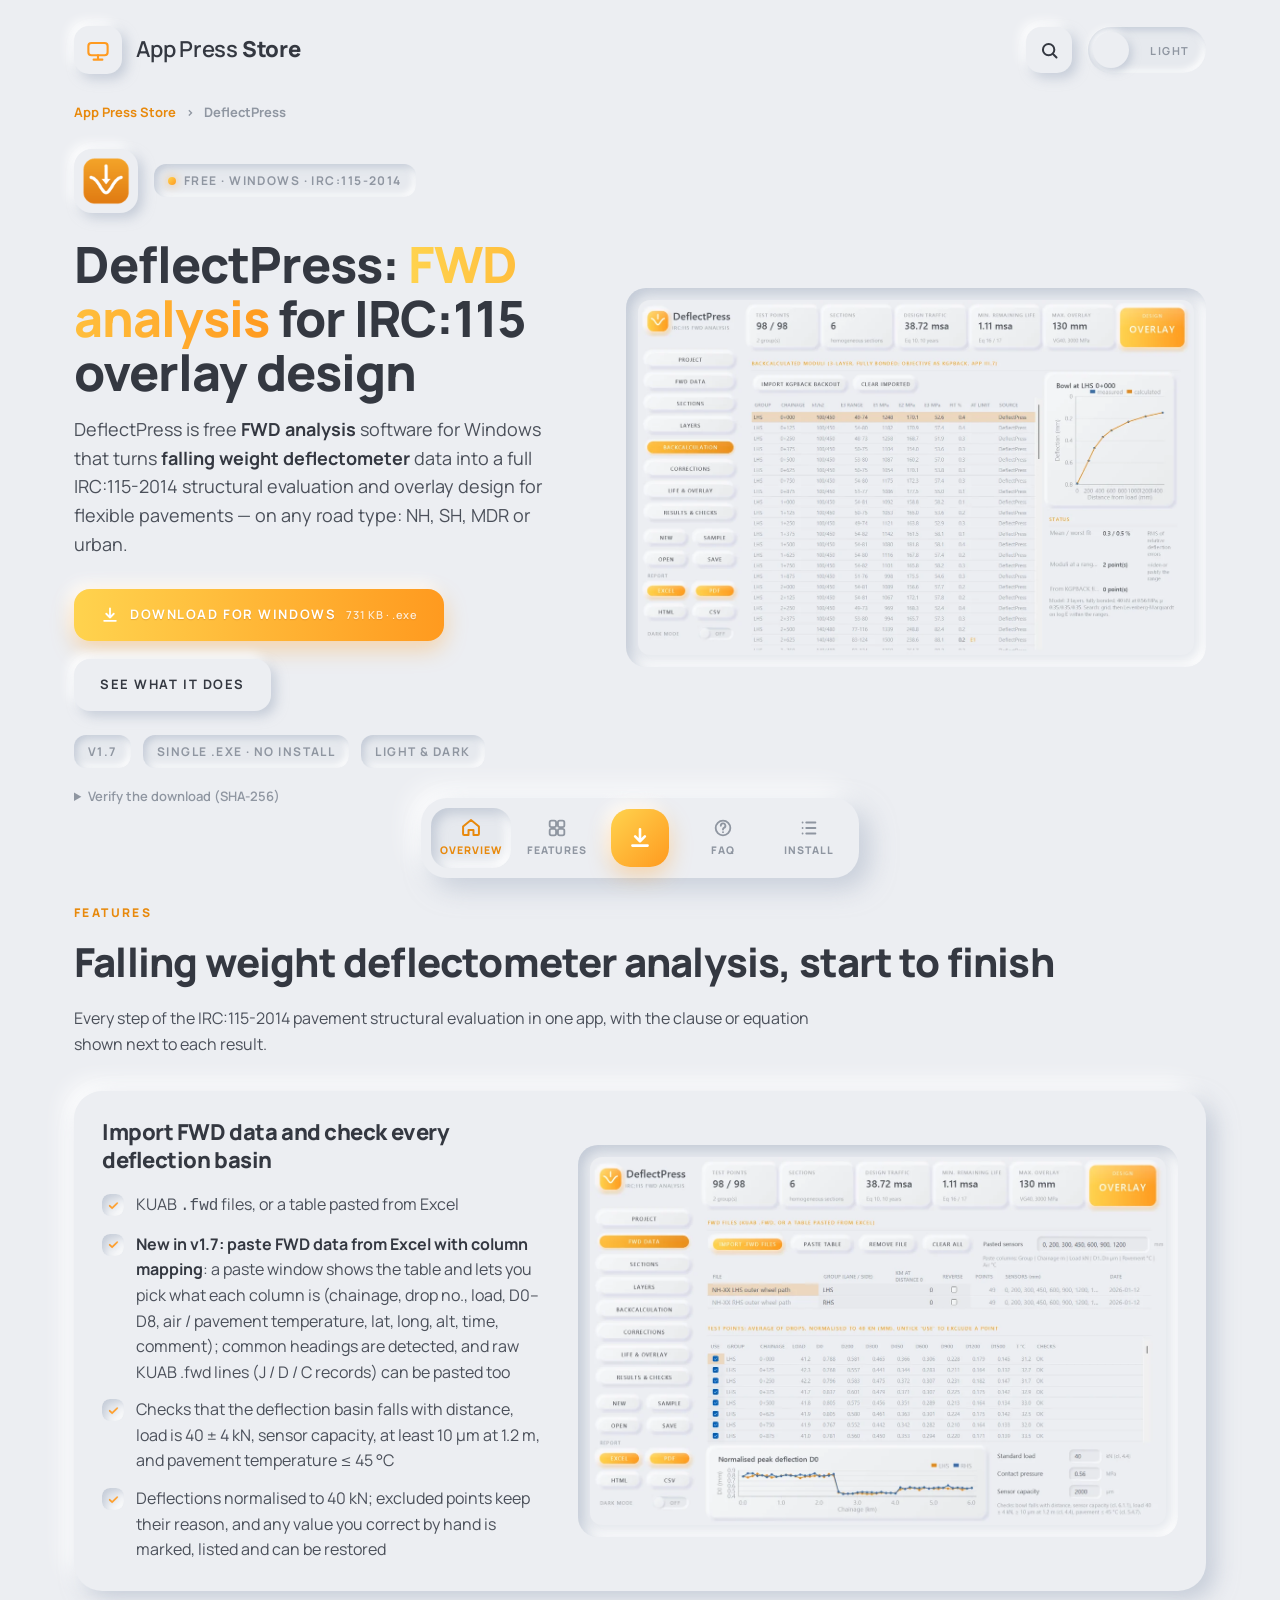
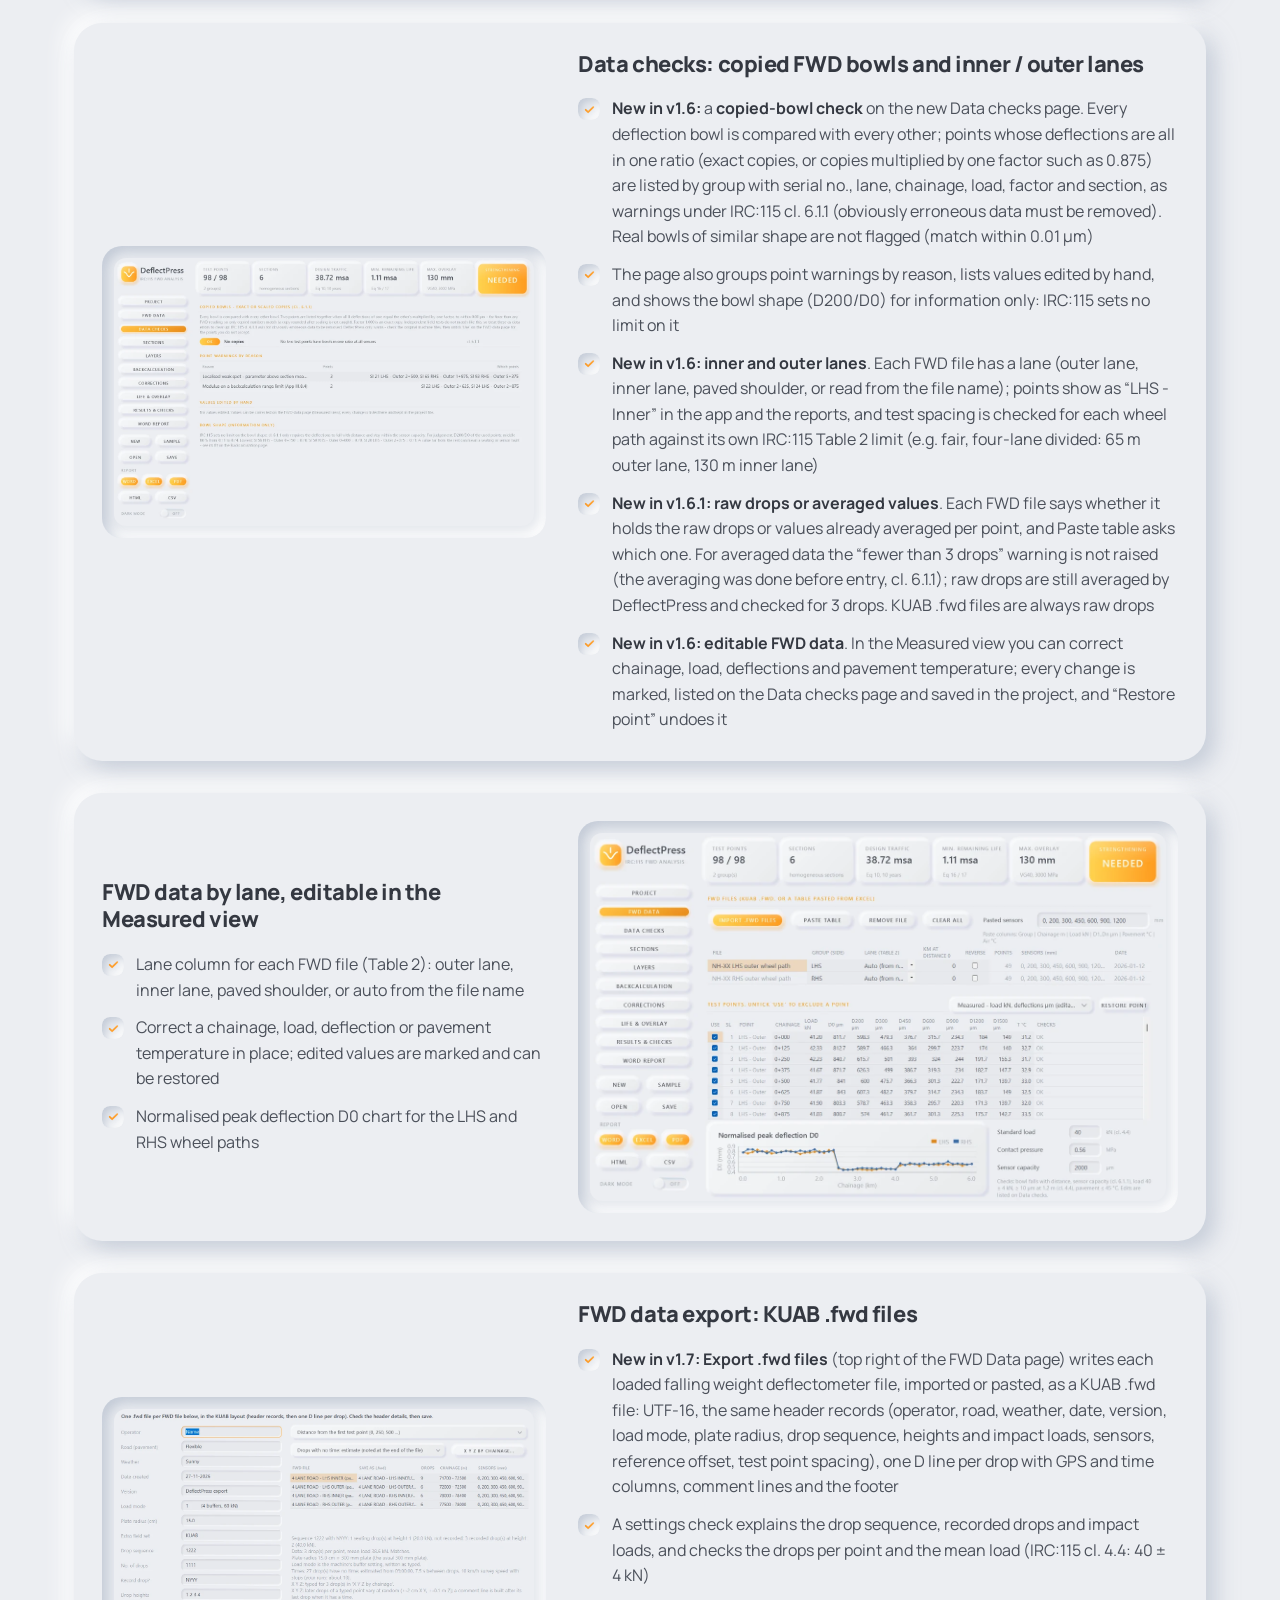
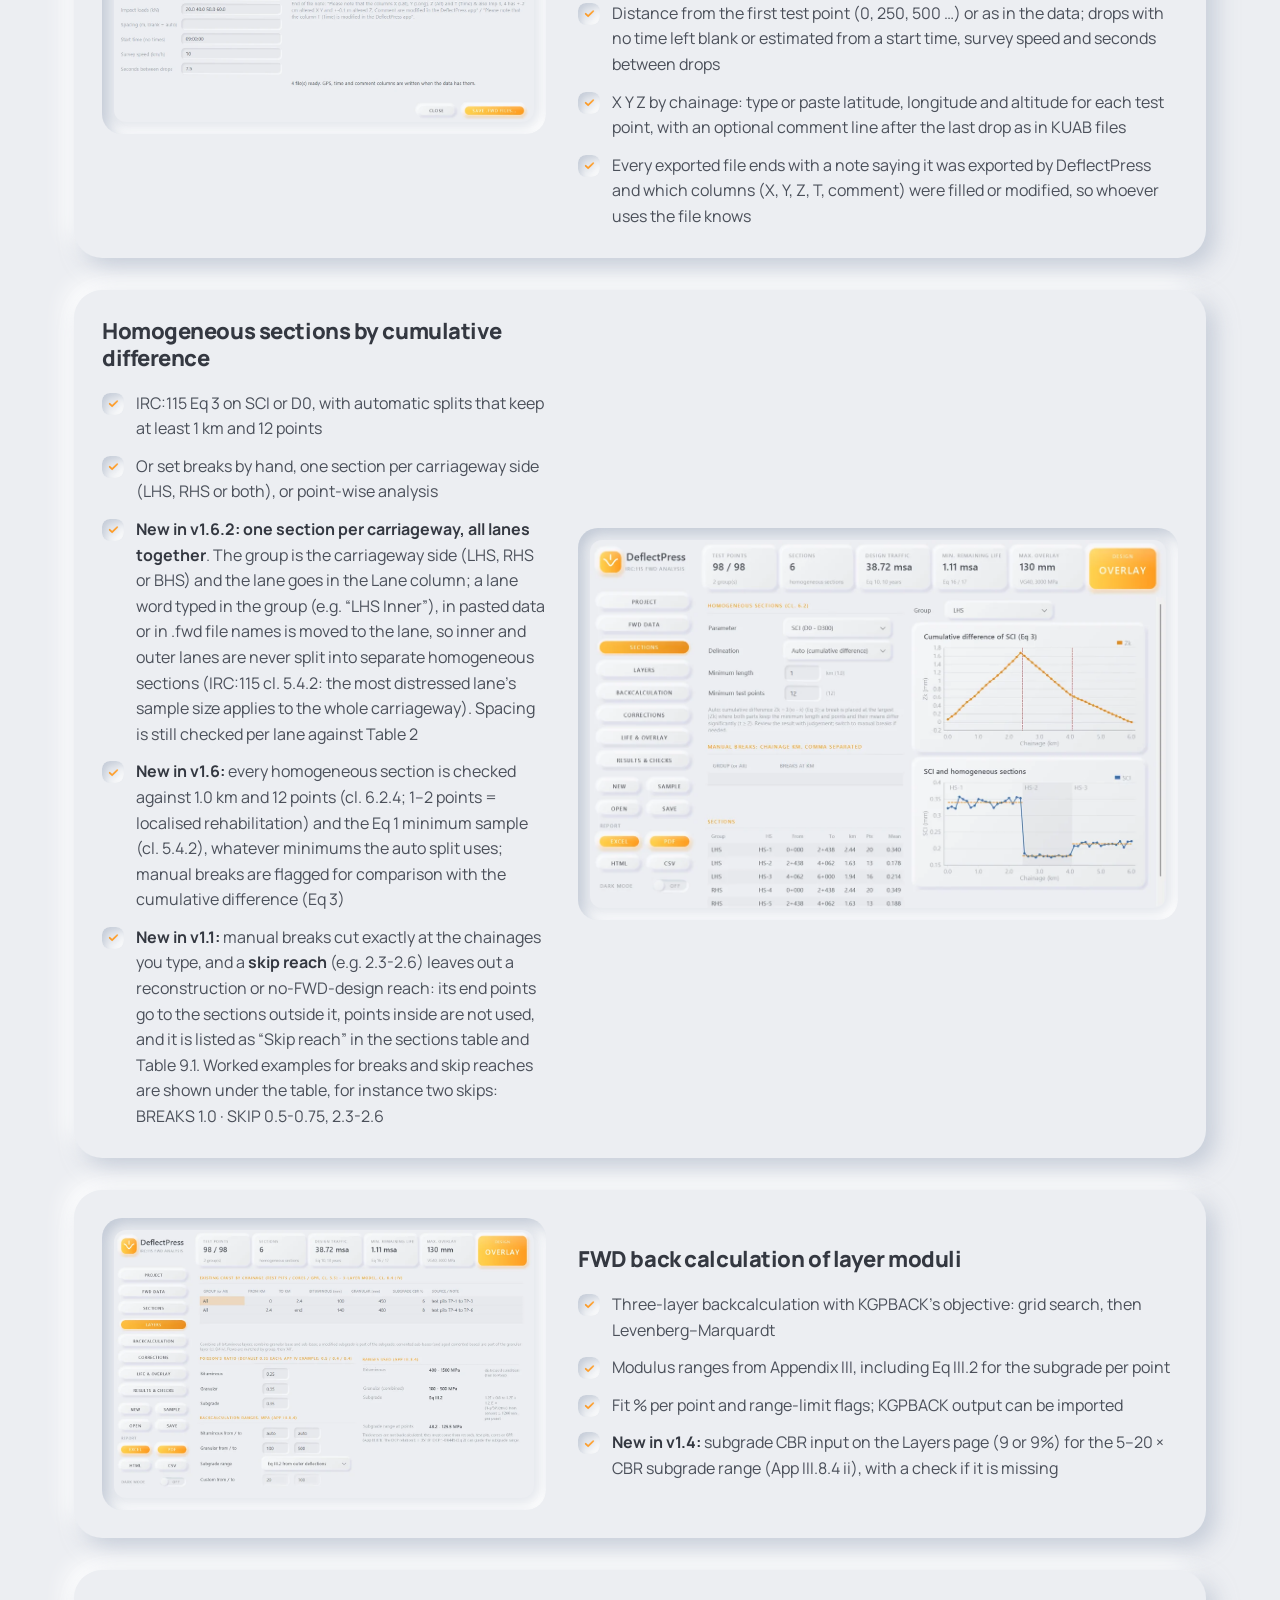
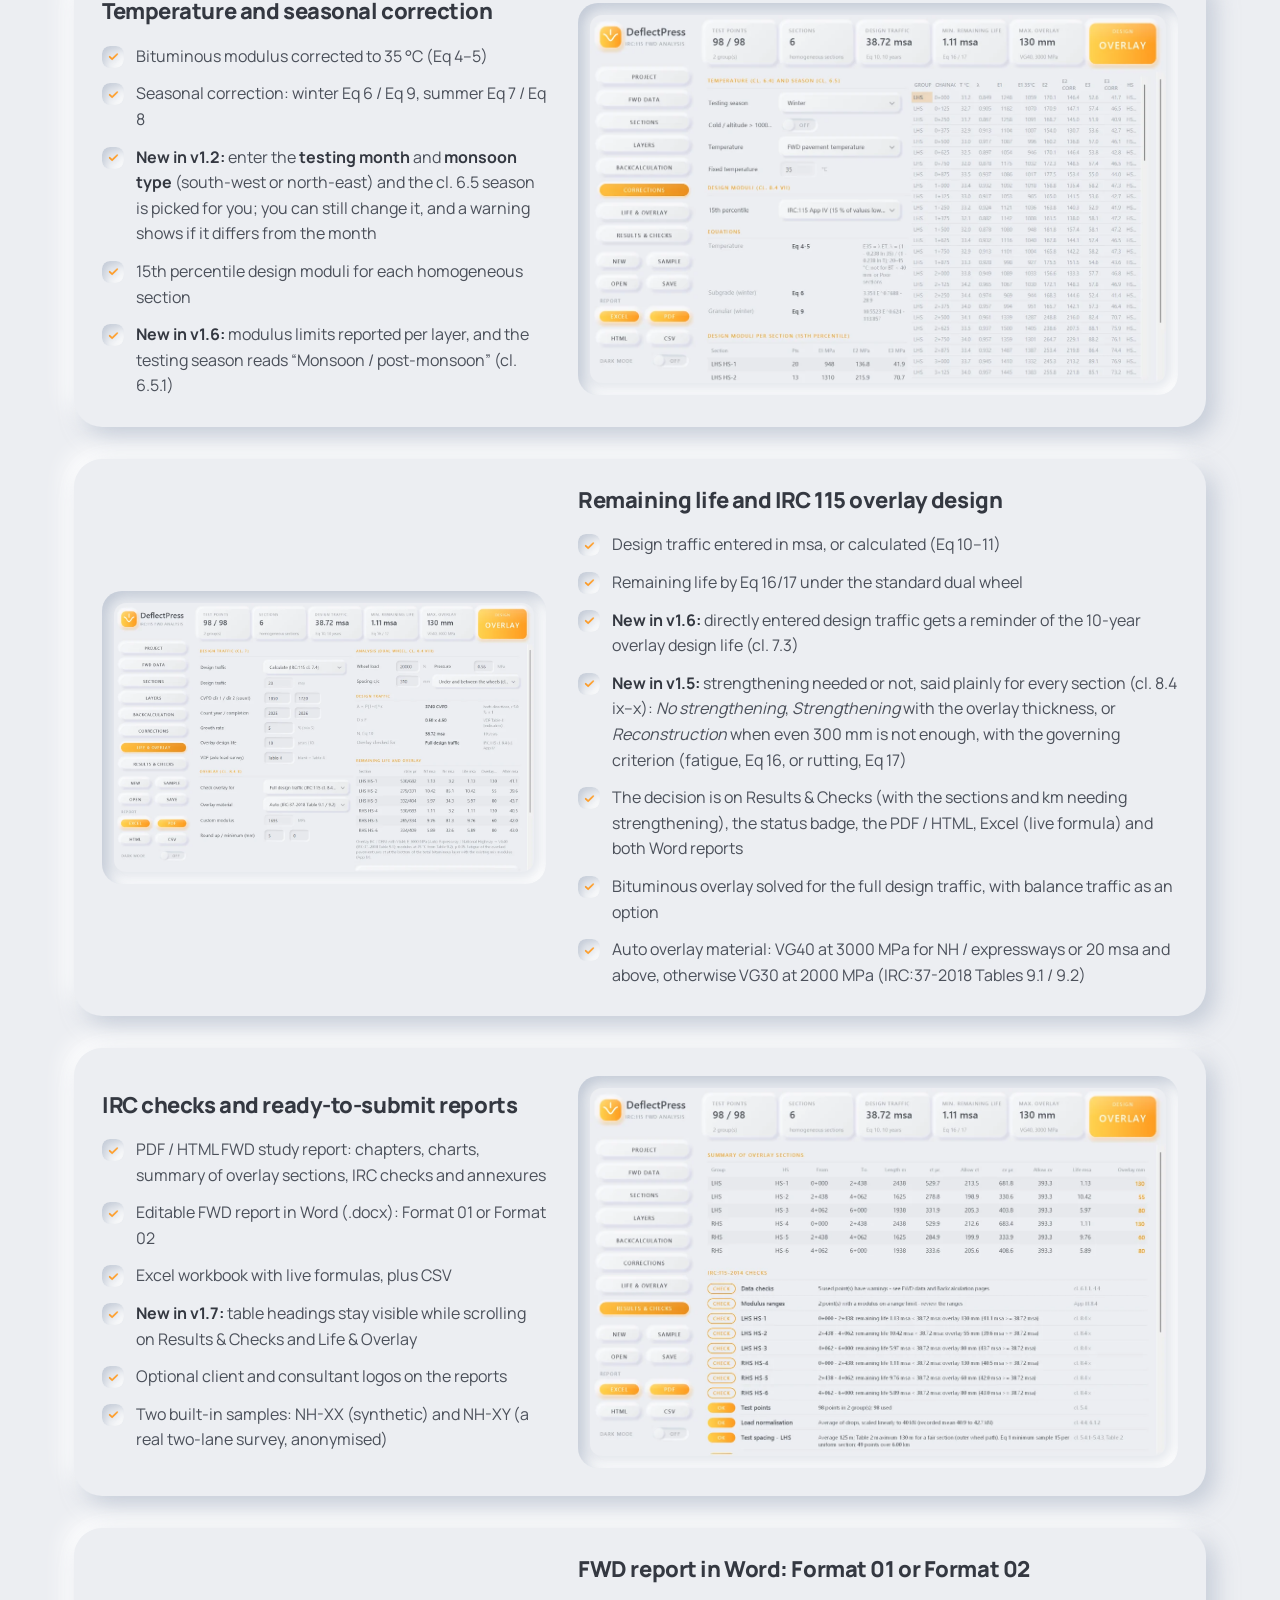
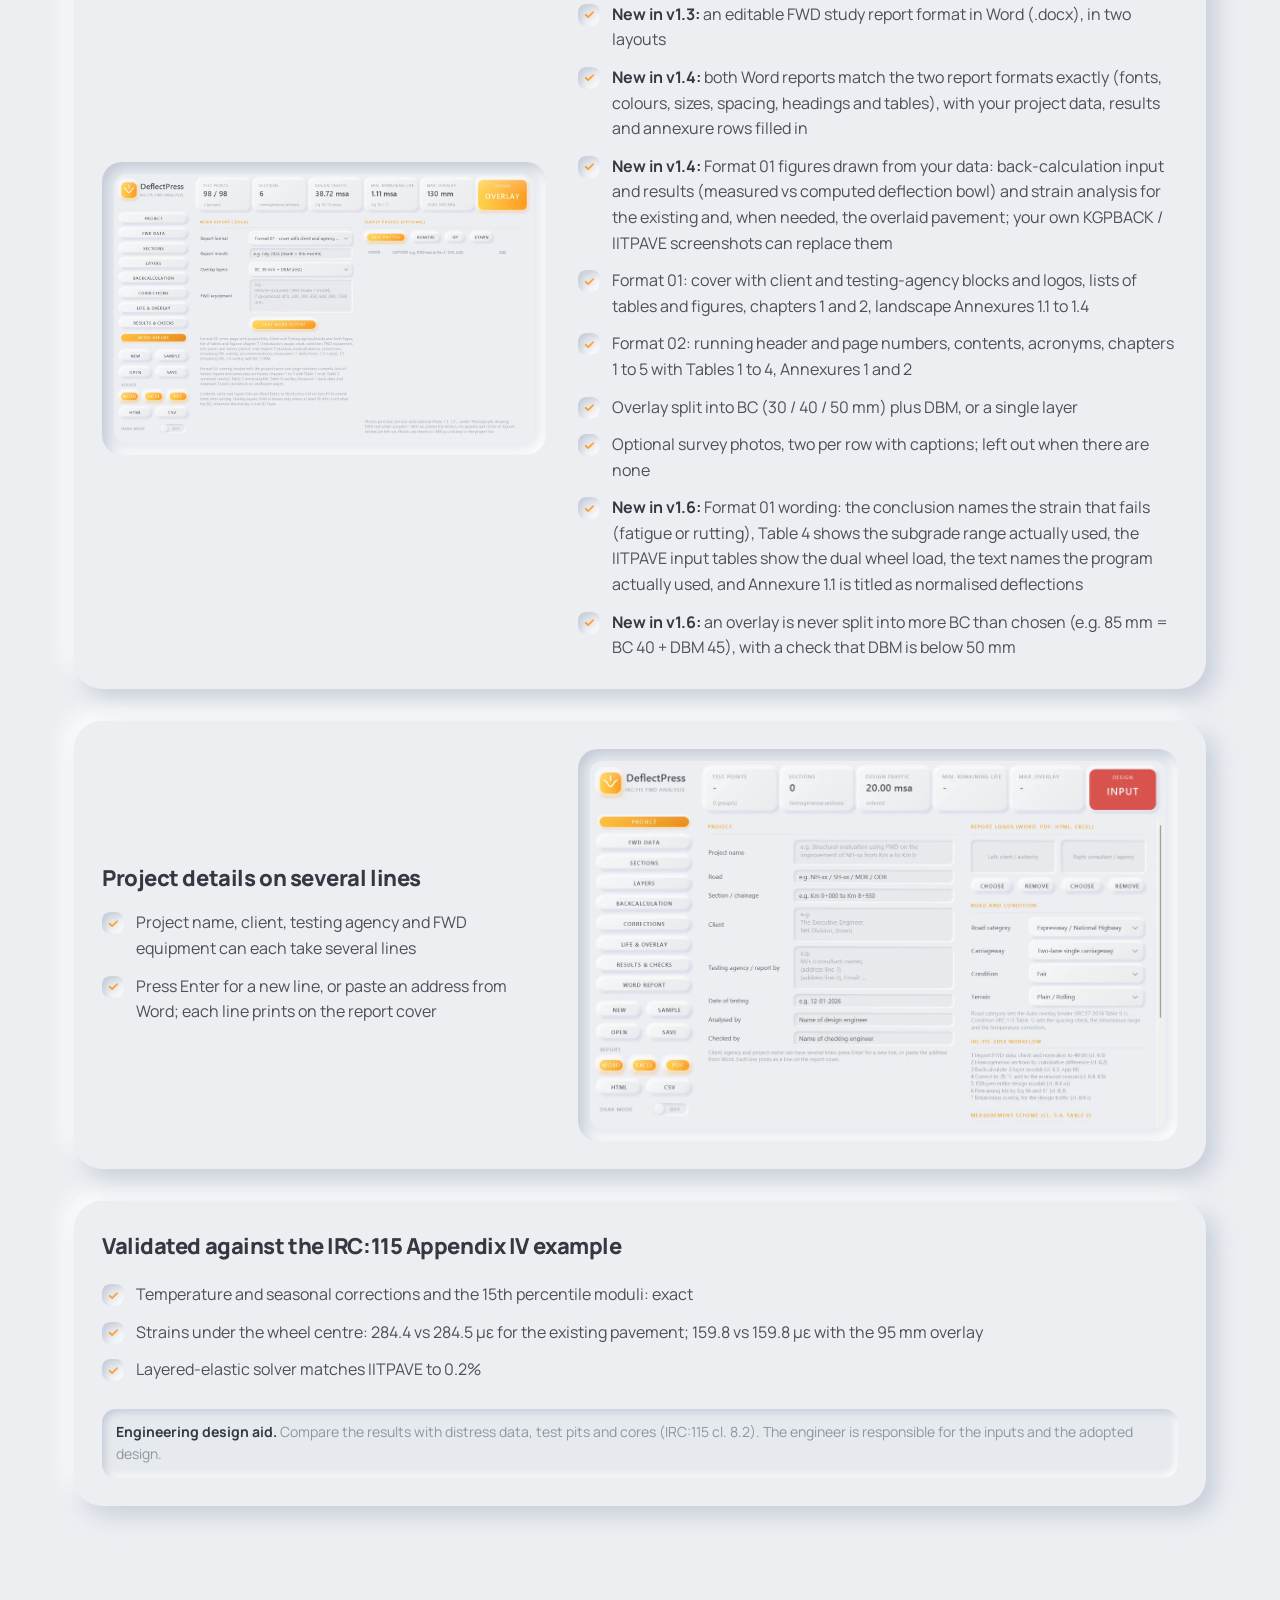
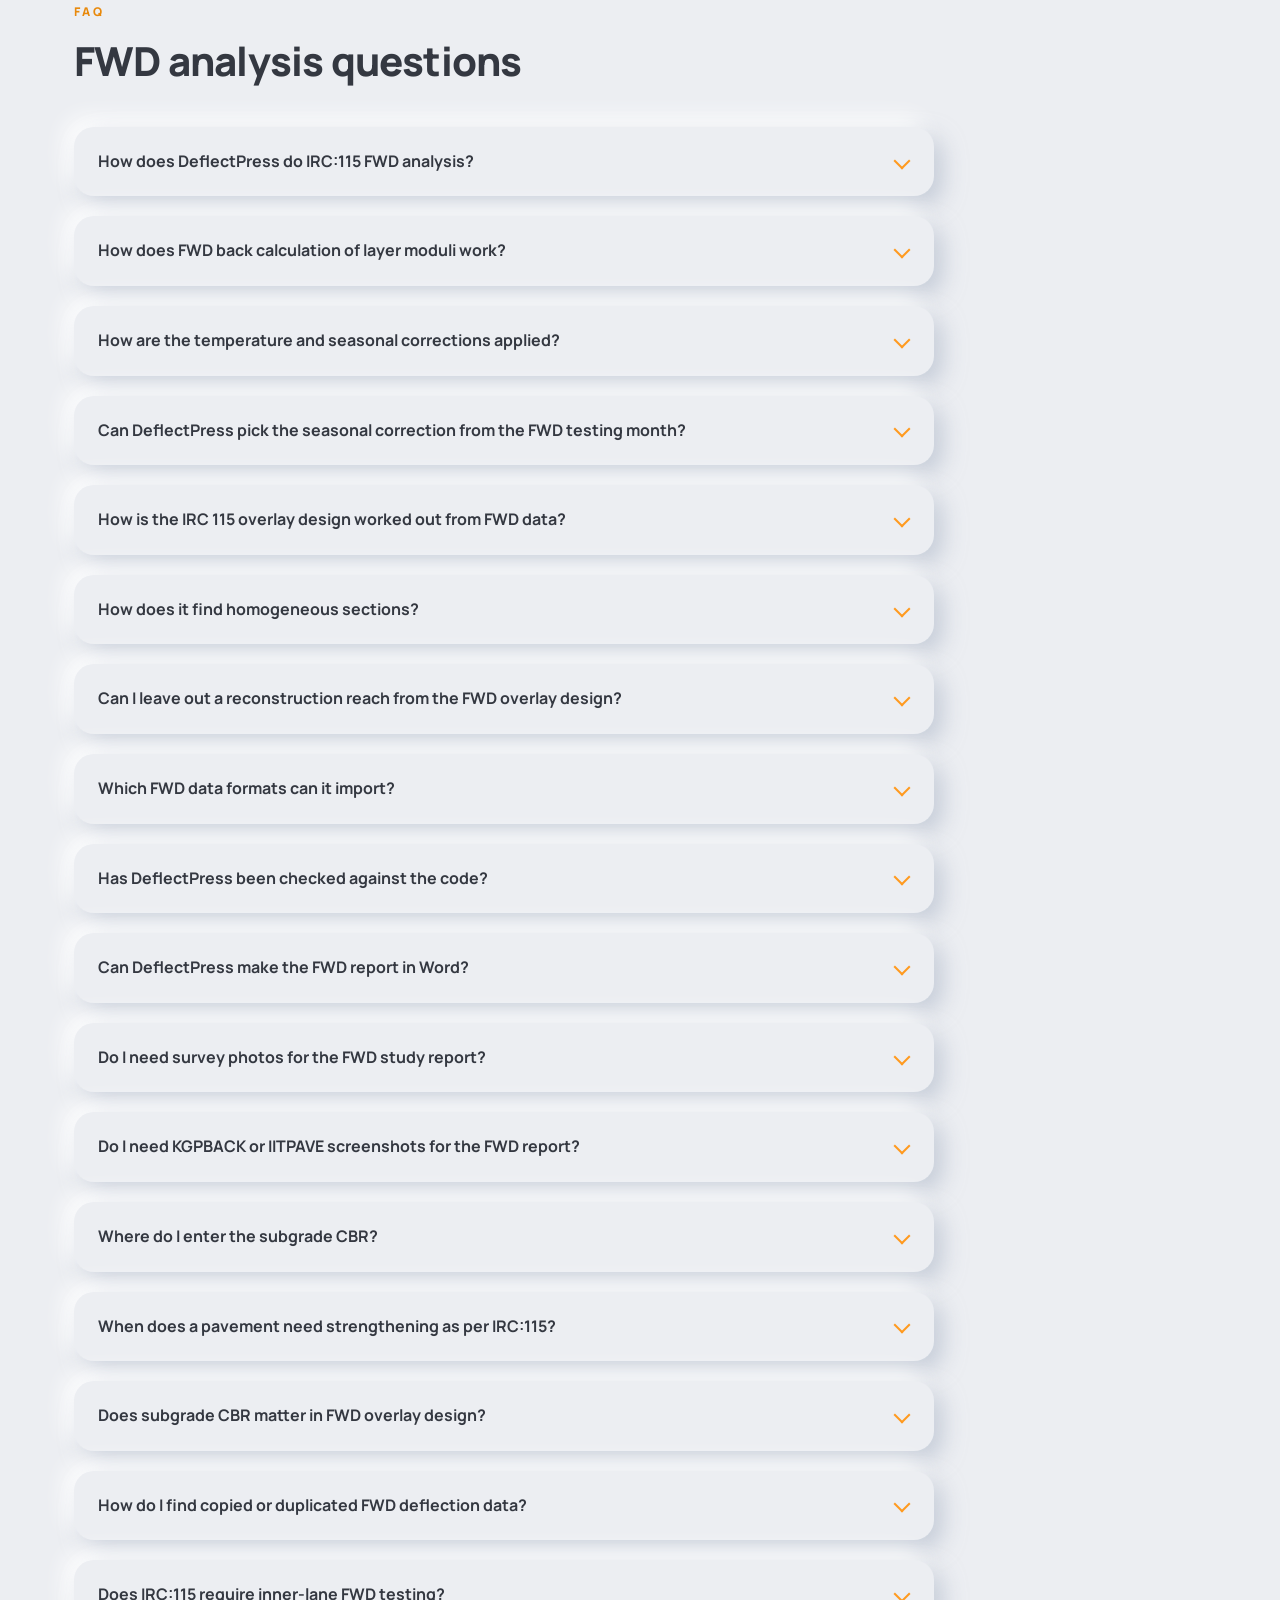
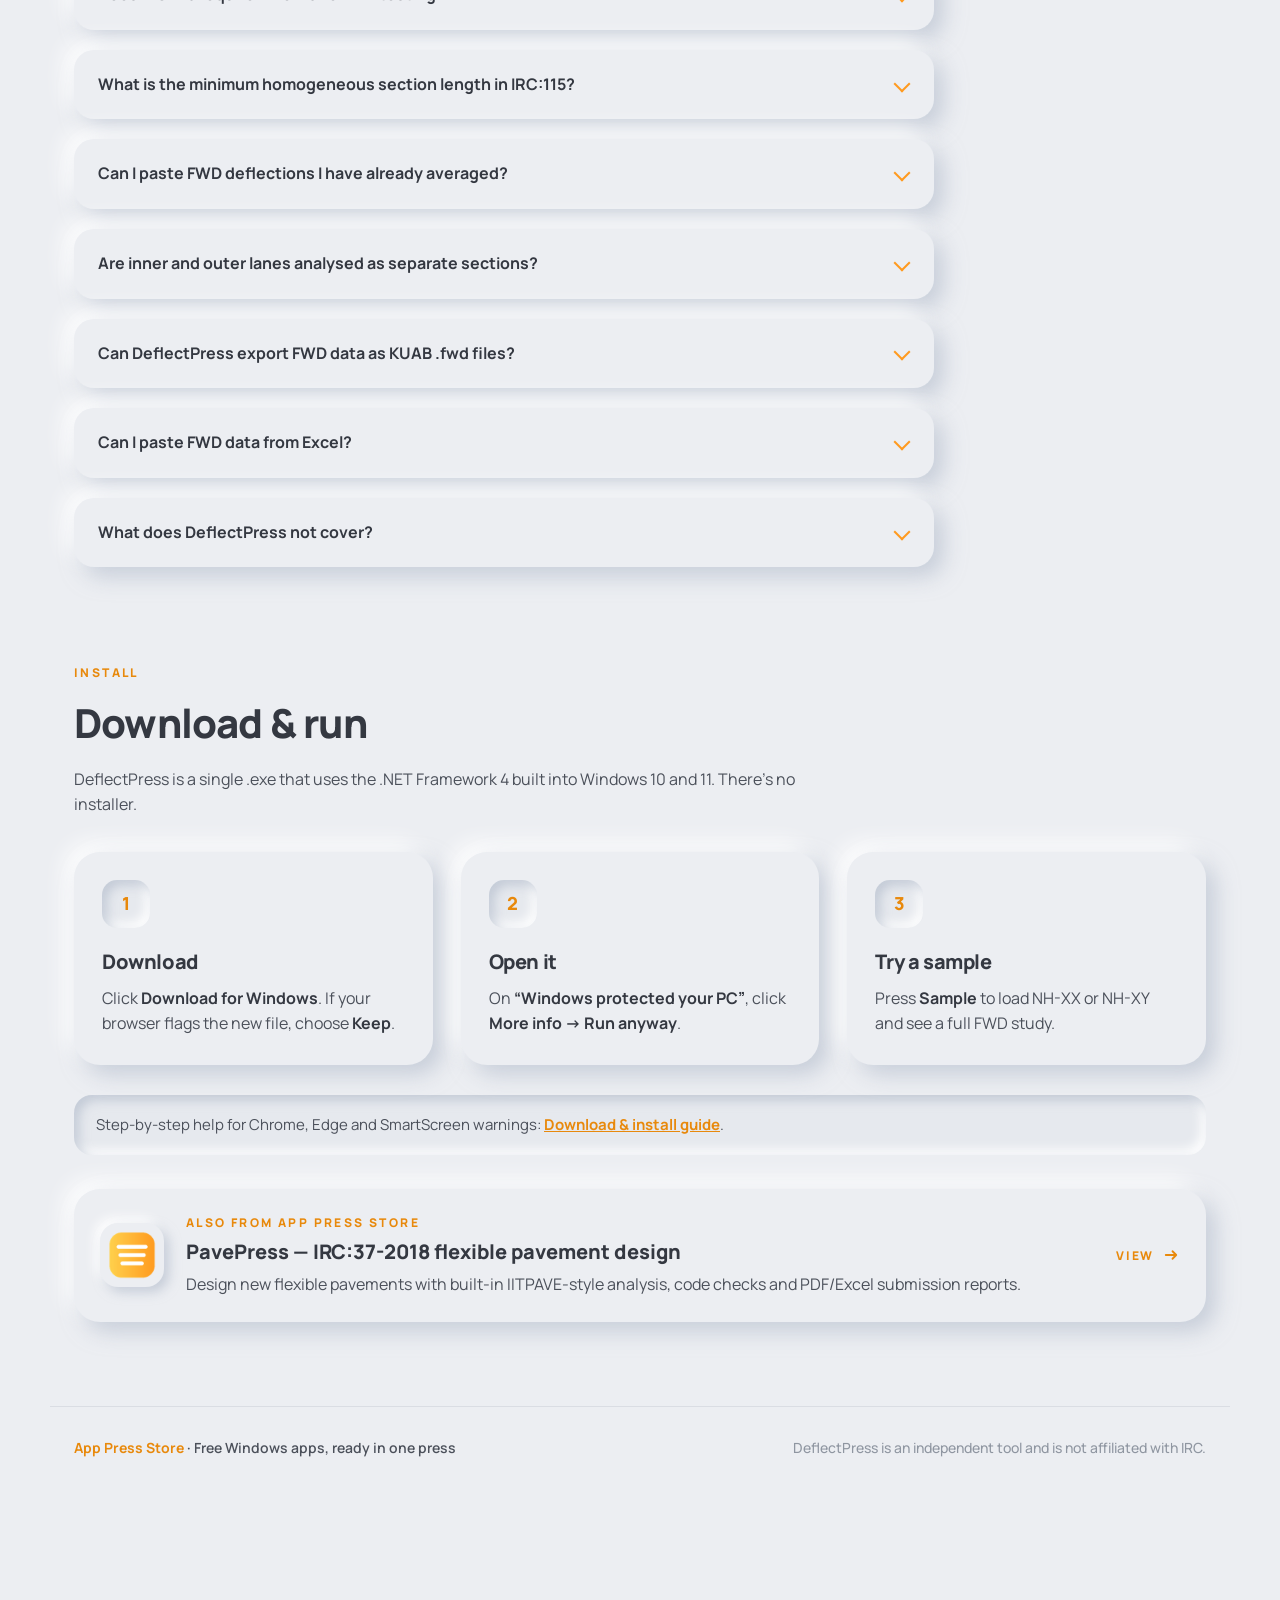
<file: deflectpress/index.html>
<!doctype html>
<html lang="en">
<head>
  <meta charset="utf-8">
  <meta name="viewport" content="width=device-width, initial-scale=1">
  <title>DeflectPress – FWD Analysis Software (IRC:115 Overlay Design)</title>
  <meta name="description" content="DeflectPress is free FWD analysis software for Windows. Analyse falling weight deflectometer data per IRC:115-2014: back calculation of layer moduli, homogeneous sections, temperature and seasonal correction, remaining life and overlay design.">
  <meta name="keywords" content="FWD analysis software, falling weight deflectometer analysis, FWD back calculation, backcalculation of layer moduli, IRC 115 overlay design, IRC:115-2014, pavement structural evaluation, remaining life, homogeneous sections, deflection basin, KGPBACK, KUAB fwd, FWD report in Word, FWD study report format, IRC:115 report template">
  <meta name="robots" content="index, follow, max-image-preview:large">
  <link rel="canonical" href="https://apppress-store.github.io/deflectpress/">
  <meta name="theme-color" content="#ECEEF2" media="(prefers-color-scheme: light)">
  <meta name="theme-color" content="#2A2D33" media="(prefers-color-scheme: dark)">

  <meta property="og:type" content="website">
  <meta property="og:site_name" content="App Press Store">
  <meta property="og:url" content="https://apppress-store.github.io/deflectpress/">
  <meta property="og:title" content="DeflectPress – FWD Analysis Software (IRC:115 Overlay Design)">
  <meta property="og:description" content="Free falling weight deflectometer analysis for Windows: FWD back calculation, homogeneous sections, remaining life and IRC:115 overlay design.">
  <meta property="og:image" content="https://apppress-store.github.io/assets/deflectpress/og-deflectpress.png">
  <meta property="og:image:width" content="1200">
  <meta property="og:image:height" content="630">
  <meta property="og:image:alt" content="DeflectPress FWD analysis software showing backcalculated layer moduli">
  <meta name="twitter:card" content="summary_large_image">
  <meta name="twitter:title" content="DeflectPress – FWD Analysis Software (IRC:115 Overlay Design)">
  <meta name="twitter:description" content="Free falling weight deflectometer analysis for Windows: FWD back calculation, remaining life and IRC:115 overlay design.">
  <meta name="twitter:image" content="https://apppress-store.github.io/assets/deflectpress/og-deflectpress.png">

  <link rel="icon" href="/favicon.ico">
  <link rel="apple-touch-icon" href="/assets/deflectpress-icon.png">

  <script type="application/ld+json">
  {
    "@context": "https://schema.org",
    "@graph": [
      {
        "@type": "SoftwareApplication",
        "@id": "https://apppress-store.github.io/deflectpress/#app",
        "name": "DeflectPress",
        "alternateName": ["FWD Analysis Software", "IRC 115 FWD Analysis"],
        "url": "https://apppress-store.github.io/deflectpress/",
        "description": "Free Windows FWD analysis software for structural evaluation and overlay design of flexible pavements per IRC:115-2014: falling weight deflectometer data checks, back calculation of layer moduli, homogeneous sections, temperature and seasonal correction, remaining life and bituminous overlay design.",
        "applicationCategory": "EngineeringApplication",
        "applicationSubCategory": "Pavement structural evaluation",
        "operatingSystem": "Windows",
        "softwareVersion": "1.7",
        "fileSize": "731KB",
        "downloadUrl": "https://apppress-store.github.io/downloads/DeflectPress-FWD-Analysis.exe",
        "image": "https://apppress-store.github.io/assets/deflectpress-icon.png",
        "screenshot": [
          "https://apppress-store.github.io/assets/deflectpress/fwd-backcalculation-layer-moduli.webp",
          "https://apppress-store.github.io/assets/deflectpress/homogeneous-sections-cumulative-difference.webp",
          "https://apppress-store.github.io/assets/deflectpress/remaining-life-overlay-design.webp",
          "https://apppress-store.github.io/assets/deflectpress/fwd-report-in-word-format-01-02-survey-photos.webp"
        ],
        "isAccessibleForFree": true,
        "offers": { "@type": "Offer", "price": "0", "priceCurrency": "INR" },
        "publisher": { "@type": "Organization", "name": "App Press Store", "url": "https://apppress-store.github.io/" }
      },
      {
        "@type": "BreadcrumbList",
        "itemListElement": [
          { "@type": "ListItem", "position": 1, "name": "App Press Store", "item": "https://apppress-store.github.io/" },
          { "@type": "ListItem", "position": 2, "name": "DeflectPress", "item": "https://apppress-store.github.io/deflectpress/" }
        ]
      },
      {
        "@type": "FAQPage",
        "@id": "https://apppress-store.github.io/deflectpress/#faq",
        "mainEntity": [
          { "@type": "Question", "name": "How does DeflectPress do IRC:115 FWD analysis?",
            "acceptedAnswer": { "@type": "Answer", "text": "It follows the IRC:115-2014 workflow step by step: import the falling weight deflectometer data, check it and normalise the deflections to 40 kN, divide the road into homogeneous sections, backcalculate the layer moduli, correct them for temperature and season, take the 15th percentile design moduli, then work out remaining life and the bituminous overlay. Each step shows the clause or equation it uses." } },
          { "@type": "Question", "name": "How does FWD back calculation of layer moduli work?",
            "acceptedAnswer": { "@type": "Answer", "text": "DeflectPress fits a three-layer system (bituminous, granular, subgrade) to each measured deflection basin. It uses the same objective as KGPBACK, the sum of squared relative deflection errors, with a grid search followed by Levenberg–Marquardt within the IRC:115 Appendix III modulus ranges, including Eq III.2 for the subgrade. Each point gets a fit percentage, and moduli that end on a range limit are flagged. KGPBACK output files can also be imported." } },
          { "@type": "Question", "name": "How are the temperature and seasonal corrections applied?",
            "acceptedAnswer": { "@type": "Answer", "text": "The bituminous modulus is corrected to 35 °C with IRC:115 Eq 4–5, except where the code says not to (bituminous layer under 40 mm, Poor sections, cold or high-altitude areas). Granular and subgrade moduli get the seasonal correction: winter Eq 6 and Eq 9, summer Eq 7 and Eq 8, and none for post-monsoon testing. Warnings appear when values are outside each equation's range." } },
          { "@type": "Question", "name": "Can DeflectPress pick the seasonal correction from the FWD testing month?",
            "acceptedAnswer": { "@type": "Answer", "text": "Yes. On the Corrections page, choose the testing month and the monsoon type: south-west (Jun–Sep, most of India) or north-east (Oct–Dec, the south-east coast). DeflectPress then picks the IRC:115 cl. 6.5 season. By default, with the south-west monsoon, Jun–Nov gets no correction, Dec–Feb is winter (Eq 6 / Eq 9) and Mar–May is summer (Eq 7 / Eq 8); with the north-east monsoon, Oct–Feb gets no correction and Mar–Sep is summer. This month-to-season mapping is the app’s default, not an IRC table: you can still change the season by hand, and Results & Checks warns if it differs from what the month suggests. The report and Excel output show the testing month." } },
          { "@type": "Question", "name": "How is the IRC 115 overlay design worked out from FWD data?",
            "acceptedAnswer": { "@type": "Answer", "text": "For each homogeneous section, DeflectPress uses the 15th percentile design moduli to find the remaining life by Eq 16/17 under the standard dual wheel. It then solves for the thinnest bituminous overlay that carries the full design traffic, as IRC:115 requires; balance traffic is available as an option. The overlay material is set automatically: VG40 at 3000 MPa for NH and expressways or 20 msa and above, otherwise VG30 at 2000 MPa (IRC:37-2018 Tables 9.1 and 9.2)." } },
          { "@type": "Question", "name": "How does it find homogeneous sections?",
            "acceptedAnswer": { "@type": "Answer", "text": "By the cumulative difference method of IRC:115 Eq 3, on SCI or D0. A section is split where the cumulative difference changes most, as long as both parts keep at least 1 km and 12 points and their means really differ. You can also set breaks by hand, use one section per carriageway side, or analyse point by point." } },
          { "@type": "Question", "name": "Can I leave out a reconstruction reach from the FWD overlay design?",
            "acceptedAnswer": { "@type": "Answer", "text": "Yes. Enter it as a skip reach on the Sections page, for example 2.3-2.6 or 2+300 to 2+600. The test points at its two ends go to the sections outside it, points inside are not used (the reason is shown), and no overlay is designed for that reach. It is listed as “Skip reach” in the sections table and in Table 9.1, with a note to design it separately as new pavement to IRC:37. Manual section breaks also cut exactly at the chainages you type; a point on a break stays in the section before it." } },
          { "@type": "Question", "name": "Which FWD data formats can it import?",
            "acceptedAnswer": { "@type": "Answer", "text": "KUAB .fwd files and a table pasted from Excel (group, chainage, load, deflections D1 to Dn, pavement and air temperature). KGPBACK backcalculation output can be imported too." } },
          { "@type": "Question", "name": "Has DeflectPress been checked against the code?",
            "acceptedAnswer": { "@type": "Answer", "text": "Yes, against the IRC:115 Appendix IV worked example. The temperature and seasonal corrections and the 15th percentile moduli match exactly. Under the wheel centre the strains match the code: 284.4 vs 284.5 microstrain for the existing pavement, and 159.8 vs 159.8 microstrain with the 95 mm overlay. The layered-elastic solver matches IITPAVE to 0.2%." } },
          { "@type": "Question", "name": "Can DeflectPress make the FWD report in Word?",
            "acceptedAnswer": { "@type": "Answer", "text": "Yes. On the Word Report page, choose Format 01 or Format 02 and DeflectPress writes an editable FWD report in Word (.docx) with contents, tables, annexures and charts. Format 01 has a cover with the client and testing-agency blocks and logos, lists of tables and figures, chapters 1 and 2, and landscape Annexures 1.1 to 1.4 (deflections, moduli, remaining life, and overlay with the BC / DBM split). Format 02 has a running header and page numbers, contents, lists of tables, figures and annexures, acronyms, chapters 1 to 5 with Tables 1 to 4, and Annexures 1 (basic data) and 2 (back calculation). The contents and the table and figure lists are real Word fields, so the IRC:115 report template stays easy to edit. From v1.4 both Word reports keep the fonts, colours, sizes, spacing, headings and tables of the two report formats exactly, and fill in the project data, results and annexure rows." } },
          { "@type": "Question", "name": "Do I need survey photos for the FWD study report?",
            "acceptedAnswer": { "@type": "Answer", "text": "No. Survey photos are optional. If you add them, they print two per row with captions (Photo 1.1, 1.2 …). Without photos, the photo section and its list-of-figures entries are left out of the report." } },
          { "@type": "Question", "name": "Do I need KGPBACK or IITPAVE screenshots for the FWD report?",
            "acceptedAnswer": { "@type": "Answer", "text": "No. DeflectPress draws the back-calculation figures (input, and measured vs computed deflection bowl) and the strain-analysis figures (input and results for the existing pavement and, when needed, the overlaid pavement) from its own results. If you prefer your own KGPBACK or IITPAVE screenshots, add them on the Word Report page and they replace the drawn figures; the figures renumber automatically." } },
          { "@type": "Question", "name": "Where do I enter the subgrade CBR?",
            "acceptedAnswer": { "@type": "Answer", "text": "On the Layers page, as 9 or 9%. DeflectPress uses it for the 5 to 20 × CBR subgrade modulus range (IRC:115 Appendix III.8.4 ii), and a check flags a missing CBR." } },
          { "@type": "Question", "name": "When does a pavement need strengthening as per IRC:115?",
            "acceptedAnswer": { "@type": "Answer", "text": "When the remaining life is less than the design traffic in msa (IRC:115 cl. 8.4 ix). The remaining life is the shorter of the fatigue life of the bituminous layer (Eq 16) and the subgrade rutting life (Eq 17), worked out from the FWD-backcalculated moduli. The overlay is then sized so that both lives reach the full design traffic (cl. 8.4 x). DeflectPress shows, for every homogeneous section, the decision (No strengthening, Strengthening, or Reconstruction when even 300 mm of overlay is not enough) and the governing criterion." } },
          { "@type": "Question", "name": "Does subgrade CBR matter in FWD overlay design?",
            "acceptedAnswer": { "@type": "Answer", "text": "Not directly. IRC:115 backcalculates the subgrade modulus from the measured deflections. The CBR only sets the 5 to 20 × CBR search range for that modulus (IRC:115 Appendix III.8.4 ii); DeflectPress can instead use the outer deflections (Eq III.2) or a 20 to 100 MPa range." } },
          { "@type": "Question", "name": "How do I find copied or duplicated FWD deflection data?",
            "acceptedAnswer": { "@type": "Answer", "text": "DeflectPress compares every deflection bowl with every other and lists the points whose deflections are exact or scaled copies of another point (all sensors in one ratio, for example 0.875), on the Data checks page, with serial no., lane, chainage, load, factor and section. IRC:115 cl. 6.1.1 asks for obviously erroneous data to be removed; real bowls of similar shape are not flagged." } },
          { "@type": "Question", "name": "Does IRC:115 require inner-lane FWD testing?",
            "acceptedAnswer": { "@type": "Answer", "text": "On four-lane and wider roads, IRC:115 Table 2 asks for the outer wheel path of the outer lanes and of the more distressed inner lane, the inner lane at double the spacing (for a fair pavement, 65 m and 130 m). Two-lane roads are tested along both outer wheel paths. DeflectPress checks the test spacing for each lane against its own limit." } },
          { "@type": "Question", "name": "What is the minimum homogeneous section length in IRC:115?",
            "acceptedAnswer": { "@type": "Answer", "text": "1.0 km with at least 12 test points (IRC:115 cl. 6.2.4); a sub-section with only one or two points needs localised rehabilitation. DeflectPress also checks the Eq 1 minimum sample size (15 points for a fair section)." } },
          { "@type": "Question", "name": "Can I paste FWD deflections I have already averaged?",
            "acceptedAnswer": { "@type": "Answer", "text": "Yes. Choose \"Averaged\" when pasting (or in the DATA column of the FWD file list); DeflectPress then uses the values as the point averages and does not ask for 3 drops. Paste raw drops instead and DeflectPress averages them as IRC:115 cl. 6.1.1 describes. KUAB .fwd machine files are always read as raw drops." } },
          { "@type": "Question", "name": "Are inner and outer lanes analysed as separate sections?",
            "acceptedAnswer": { "@type": "Answer", "text": "No. Homogeneous sections cover the carriageway (LHS, RHS, or both together), and test points from all its lanes are used together, as IRC:115 cl. 5.4.2 applies the most distressed lane's sample size to the whole carriageway. Lanes only set the Table 2 test spacing, which DeflectPress checks per lane." } },
          { "@type": "Question", "name": "Can DeflectPress export FWD data as KUAB .fwd files?",
            "acceptedAnswer": { "@type": "Answer", "text": "Yes. Export .fwd files on the FWD Data page writes imported or pasted falling weight deflectometer data in the KUAB .fwd text layout: the header records, one D line per drop with GPS and time columns, comment lines and the footer. The files open again with Import .fwd files, and each one ends with a note saying which columns DeflectPress filled or modified." } },
          { "@type": "Question", "name": "Can I paste FWD data from Excel?",
            "acceptedAnswer": { "@type": "Answer", "text": "Yes. Paste the table and pick what each column is (chainage, drop no., load, D0 to D8, air or pavement temperature, latitude, longitude, altitude, time, comment); common headings are detected for you. Raw KUAB .fwd lines (J, D and C records) can be pasted directly as well." } },
          { "@type": "Question", "name": "What does DeflectPress not cover?",
            "acceptedAnswer": { "@type": "Answer", "text": "Rigid pavements (IRC:117), Benkelman beam deflection (IRC:81), FWD formats other than KUAB .fwd and pasted tables, and a cemented-base fatigue criterion. It is an engineering design aid: results must be compared with distress data, test pits and cores, and the engineer is responsible for the inputs and the adopted design." } }
        ]
      }
    ]
  }
  </script>
  <link rel="preconnect" href="https://fonts.googleapis.com">
  <link rel="preconnect" href="https://fonts.gstatic.com" crossorigin>
  <link href="https://fonts.googleapis.com/css2?family=Manrope:wght@400;500;600;700;800&display=swap" rel="stylesheet">
  <link rel="stylesheet" href="/styles.css">
  <script>
    (function () {
      var t = null;
      try { t = localStorage.getItem('apppress-theme'); } catch (e) {}
      if (t !== 'light' && t !== 'dark') t = matchMedia('(prefers-color-scheme: dark)').matches ? 'dark' : 'light';
      document.documentElement.setAttribute('data-theme', t);
    })();
  </script>
</head>
<body>

  <header class="topbar">
    <a class="brand" href="/" aria-label="App Press Store home">
      <span class="logo raised" aria-hidden="true">
        <svg viewBox="0 0 32 32"><rect x="5" y="8" width="22" height="14" rx="3.5"/><path d="M16 22v4M11 27h10"/></svg>
      </span>
      <span class="brand-name">App Press <b>Store</b></span>
    </a>
    <div class="top-actions">
      <a class="icon-btn" href="/#home" aria-label="Search all apps" title="Search all apps">
        <svg viewBox="0 0 24 24" aria-hidden="true"><circle cx="11" cy="11" r="6.5"/><path d="m16 16 4 4"/></svg>
      </a>
      <button class="switch" id="themeSwitch" type="button" role="switch" aria-checked="false" aria-label="Dark mode">
        <span class="switch-label switch-off">Light</span>
        <span class="switch-label switch-on">Dark</span>
        <span class="switch-knob" aria-hidden="true"></span>
      </button>
    </div>
  </header>

  <main>
    <!-- ============ OVERVIEW ============ -->
    <section id="overview" class="section app-page">
      <nav class="crumbs" aria-label="Breadcrumb"><a href="/">App Press Store</a><span aria-hidden="true">›</span><span>DeflectPress</span></nav>

      <div class="hero">
        <div>
          <div class="app-top">
            <img class="app-icon" src="/assets/deflectpress-icon.png" width="64" height="64" alt="DeflectPress FWD analysis software icon">
            <p class="eyebrow inset-pill"><span class="dot"></span> Free · Windows · IRC:115-2014</p>
          </div>
          <h1>DeflectPress: <span class="amber-text">FWD analysis</span> for IRC:115 overlay design</h1>
          <p class="lead">DeflectPress is free <b>FWD analysis</b> software for Windows that turns <b>falling weight deflectometer</b> data into a full IRC:115-2014 structural evaluation and overlay design for flexible pavements — on any road type: NH, SH, MDR or urban.</p>
          <div class="cta-row">
            <a class="btn btn-amber" href="/downloads/DeflectPress-FWD-Analysis.exe" download="DeflectPress-FWD-Analysis.exe">
              <svg viewBox="0 0 24 24" aria-hidden="true"><path d="M12 4v11m0 0-4.5-4.5M12 15l4.5-4.5M5 19h14"/></svg>
              Download for Windows <small>731 KB · .exe</small>
            </a>
            <a class="btn btn-soft" href="#features">See what it does</a>
          </div>
          <ul class="facts">
            <li class="inset-pill">v1.7</li>
            <li class="inset-pill">Single .exe · no install</li>
            <li class="inset-pill">Light &amp; dark</li>
          </ul>
          <details class="hash">
            <summary>Verify the download (SHA-256)</summary>
            <code class="inset">B198CFFFF2758511E89D9B409545136B852143B7977D5AFF2EB68B0A807620C7</code>
            <p>In PowerShell: <code>Get-FileHash "DeflectPress-FWD-Analysis.exe"</code></p>
          </details>
        </div>
        <div class="shot-well inset hero-shot">
          <img class="shot-light" src="/assets/deflectpress/fwd-backcalculation-layer-moduli.webp" width="1200" height="767" alt="FWD back calculation of layer moduli in DeflectPress, with fit percentage per test point">
          <img class="shot-dark" src="/assets/deflectpress/fwd-backcalculation-dark.webp" width="1200" height="767" alt="FWD back calculation of layer moduli in DeflectPress, dark theme">
        </div>
      </div>
    </section>

    <!-- ============ FEATURES ============ -->
    <section id="features" class="section">
      <div class="section-head">
        <p class="kicker">Features</p>
        <h2>Falling weight deflectometer analysis, start to finish</h2>
        <p class="section-lead">Every step of the IRC:115-2014 pavement structural evaluation in one app, with the clause or equation shown next to each result.</p>
      </div>

      <div class="feature-rows">
        <article class="feature-row raised">
          <div class="feature-text">
            <h3>Import FWD data and check every deflection basin</h3>
            <ul class="features">
              <li>KUAB <code>.fwd</code> files, or a table pasted from Excel</li>
              <li><b>New in v1.7:</b> <b>paste FWD data from Excel with column mapping</b>: a paste window shows the table and lets you pick what each column is (chainage, drop no., load, D0–D8, air / pavement temperature, lat, long, alt, time, comment); common headings are detected, and raw KUAB .fwd lines (J / D / C records) can be pasted too</li>
              <li>Checks that the deflection basin falls with distance, load is 40 ± 4 kN, sensor capacity, at least 10 µm at 1.2 m, and pavement temperature ≤ 45 °C</li>
              <li>Deflections normalised to 40 kN; excluded points keep their reason, and any value you correct by hand is marked, listed and can be restored</li>
            </ul>
          </div>
          <div class="shot-well inset"><img src="/assets/deflectpress/fwd-data-import-normalised-deflection.webp" width="1200" height="767" loading="lazy" alt="Falling weight deflectometer data import with deflection basin checks and normalised deflection"></div>
        </article>

        <article class="feature-row raised">
          <div class="feature-text">
            <h3>Data checks: copied FWD bowls and inner / outer lanes</h3>
            <ul class="features">
              <li><b>New in v1.6:</b> a <b>copied-bowl check</b> on the new Data checks page. Every deflection bowl is compared with every other; points whose deflections are all in one ratio (exact copies, or copies multiplied by one factor such as 0.875) are listed by group with serial no., lane, chainage, load, factor and section, as warnings under IRC:115 cl. 6.1.1 (obviously erroneous data must be removed). Real bowls of similar shape are not flagged (match within 0.01 µm)</li>
              <li>The page also groups point warnings by reason, lists values edited by hand, and shows the bowl shape (D200/D0) for information only: IRC:115 sets no limit on it</li>
              <li><b>New in v1.6:</b> <b>inner and outer lanes</b>. Each FWD file has a lane (outer lane, inner lane, paved shoulder, or read from the file name); points show as “LHS - Inner” in the app and the reports, and test spacing is checked for each wheel path against its own IRC:115 Table 2 limit (e.g. fair, four-lane divided: 65 m outer lane, 130 m inner lane)</li>
              <li><b>New in v1.6.1:</b> <b>raw drops or averaged values</b>. Each FWD file says whether it holds the raw drops or values already averaged per point, and Paste table asks which one. For averaged data the “fewer than 3 drops” warning is not raised (the averaging was done before entry, cl. 6.1.1); raw drops are still averaged by DeflectPress and checked for 3 drops. KUAB .fwd files are always raw drops</li>
              <li><b>New in v1.6:</b> <b>editable FWD data</b>. In the Measured view you can correct chainage, load, deflections and pavement temperature; every change is marked, listed on the Data checks page and saved in the project, and “Restore point” undoes it</li>
            </ul>
          </div>
          <div class="shot-well inset"><img src="/assets/deflectpress/irc115-data-checks-copied-fwd-deflection-bowls.webp" width="1200" height="767" loading="lazy" alt="IRC:115 data checks in DeflectPress: copied or scaled FWD deflection bowls, point warnings by reason, edited values and bowl shape"></div>
        </article>
        <article class="feature-row raised">
          <div class="feature-text">
            <h3>FWD data by lane, editable in the Measured view</h3>
            <ul class="features">
              <li>Lane column for each FWD file (Table 2): outer lane, inner lane, paved shoulder, or auto from the file name</li>
              <li>Correct a chainage, load, deflection or pavement temperature in place; edited values are marked and can be restored</li>
              <li>Normalised peak deflection D0 chart for the LHS and RHS wheel paths</li>
            </ul>
          </div>
          <div class="shot-well inset"><img src="/assets/deflectpress/fwd-data-inner-outer-lane-editable-deflections.webp" width="1200" height="767" loading="lazy" alt="FWD data page in DeflectPress with a lane column for inner and outer lanes and editable measured deflections"></div>
        </article>
        <article class="feature-row raised">
          <div class="feature-text">
            <h3>FWD data export: KUAB .fwd files</h3>
            <ul class="features">
              <li><b>New in v1.7:</b> <b>Export .fwd files</b> (top right of the FWD Data page) writes each loaded falling weight deflectometer file, imported or pasted, as a KUAB .fwd file: UTF-16, the same header records (operator, road, weather, date, version, load mode, plate radius, drop sequence, heights and impact loads, sensors, reference offset, test point spacing), one D line per drop with GPS and time columns, comment lines and the footer</li>
              <li>A settings check explains the drop sequence, recorded drops and impact loads, and checks the drops per point and the mean load (IRC:115 cl. 4.4: 40 ± 4 kN)</li>
              <li>Distance from the first test point (0, 250, 500 …) or as in the data; drops with no time left blank or estimated from a start time, survey speed and seconds between drops</li>
              <li>X Y Z by chainage: type or paste latitude, longitude and altitude for each test point, with an optional comment line after the last drop as in KUAB files</li>
              <li>Every exported file ends with a note saying it was exported by DeflectPress and which columns (X, Y, Z, T, comment) were filled or modified, so whoever uses the file knows</li>
            </ul>
          </div>
          <div class="shot-well inset"><img src="/assets/deflectpress/export-fwd-data-kuab-fwd-files.webp" width="1200" height="895" loading="lazy" alt="Export FWD data as KUAB .fwd files in DeflectPress – header details, drop settings check and end-of-file note"></div>
        </article>
        <article class="feature-row raised">
          <div class="feature-text">
            <h3>Homogeneous sections by cumulative difference</h3>
            <ul class="features">
              <li>IRC:115 Eq 3 on SCI or D0, with automatic splits that keep at least 1 km and 12 points</li>
              <li>Or set breaks by hand, one section per carriageway side (LHS, RHS or both), or point-wise analysis</li>
              <li><b>New in v1.6.2:</b> <b>one section per carriageway, all lanes together</b>. The group is the carriageway side (LHS, RHS or BHS) and the lane goes in the Lane column; a lane word typed in the group (e.g. “LHS Inner”), in pasted data or in .fwd file names is moved to the lane, so inner and outer lanes are never split into separate homogeneous sections (IRC:115 cl. 5.4.2: the most distressed lane’s sample size applies to the whole carriageway). Spacing is still checked per lane against Table 2</li>
              <li><b>New in v1.6:</b> every homogeneous section is checked against 1.0 km and 12 points (cl. 6.2.4; 1–2 points = localised rehabilitation) and the Eq 1 minimum sample (cl. 5.4.2), whatever minimums the auto split uses; manual breaks are flagged for comparison with the cumulative difference (Eq 3)</li>
              <li><b>New in v1.1:</b> manual breaks cut exactly at the chainages you type, and a <b>skip reach</b> (e.g. 2.3-2.6) leaves out a reconstruction or no-FWD-design reach: its end points go to the sections outside it, points inside are not used, and it is listed as “Skip reach” in the sections table and Table 9.1. Worked examples for breaks and skip reaches are shown under the table, for instance two skips: BREAKS 1.0 · SKIP 0.5-0.75, 2.3-2.6</li>
            </ul>
          </div>
          <div class="shot-well inset"><img src="/assets/deflectpress/homogeneous-sections-cumulative-difference.webp" width="1200" height="767" loading="lazy" alt="Homogeneous sections found by the cumulative difference method in DeflectPress"></div>
        </article>

        <article class="feature-row raised">
          <div class="feature-text">
            <h3>FWD back calculation of layer moduli</h3>
            <ul class="features">
              <li>Three-layer backcalculation with KGPBACK's objective: grid search, then Levenberg–Marquardt</li>
              <li>Modulus ranges from Appendix III, including Eq III.2 for the subgrade per point</li>
              <li>Fit % per point and range-limit flags; KGPBACK output can be imported</li>
              <li><b>New in v1.4:</b> subgrade CBR input on the Layers page (9 or 9%) for the 5–20 × CBR subgrade range (App III.8.4 ii), with a check if it is missing</li>
            </ul>
          </div>
          <div class="shot-well inset"><img src="/assets/deflectpress/pavement-layers-backcalculation-ranges.webp" width="1200" height="767" loading="lazy" alt="Pavement layers and backcalculation modulus ranges from IRC:115 Appendix III"></div>
        </article>

        <article class="feature-row raised">
          <div class="feature-text">
            <h3>Temperature and seasonal correction</h3>
            <ul class="features">
              <li>Bituminous modulus corrected to 35 °C (Eq 4–5)</li>
              <li>Seasonal correction: winter Eq 6 / Eq 9, summer Eq 7 / Eq 8</li>
              <li><b>New in v1.2:</b> enter the <b>testing month</b> and <b>monsoon type</b> (south-west or north-east) and the cl. 6.5 season is picked for you; you can still change it, and a warning shows if it differs from the month</li>
              <li>15th percentile design moduli for each homogeneous section</li>
              <li><b>New in v1.6:</b> modulus limits reported per layer, and the testing season reads “Monsoon / post-monsoon” (cl. 6.5.1)</li>
            </ul>
          </div>
          <div class="shot-well inset"><img src="/assets/deflectpress/temperature-seasonal-correction.webp" width="1200" height="767" loading="lazy" alt="Temperature correction to 35 °C and seasonal correction of backcalculated moduli"></div>
        </article>

        <article class="feature-row raised">
          <div class="feature-text">
            <h3>Remaining life and IRC 115 overlay design</h3>
            <ul class="features">
              <li>Design traffic entered in msa, or calculated (Eq 10–11)</li>
              <li>Remaining life by Eq 16/17 under the standard dual wheel</li>
              <li><b>New in v1.6:</b> directly entered design traffic gets a reminder of the 10-year overlay design life (cl. 7.3)</li>
              <li><b>New in v1.5:</b> strengthening needed or not, said plainly for every section (cl. 8.4 ix–x): <i>No strengthening</i>, <i>Strengthening</i> with the overlay thickness, or <i>Reconstruction</i> when even 300 mm is not enough, with the governing criterion (fatigue, Eq 16, or rutting, Eq 17)</li>
              <li>The decision is on Results &amp; Checks (with the sections and km needing strengthening), the status badge, the PDF / HTML, Excel (live formula) and both Word reports</li>
              <li>Bituminous overlay solved for the full design traffic, with balance traffic as an option</li>
              <li>Auto overlay material: VG40 at 3000 MPa for NH / expressways or 20 msa and above, otherwise VG30 at 2000 MPa (IRC:37-2018 Tables 9.1 / 9.2)</li>
            </ul>
          </div>
          <div class="shot-well inset"><img src="/assets/deflectpress/remaining-life-overlay-design.webp" width="1200" height="767" loading="lazy" alt="Remaining life and IRC 115 overlay design per homogeneous section"></div>
        </article>

        <article class="feature-row raised">
          <div class="feature-text">
            <h3>IRC checks and ready-to-submit reports</h3>
            <ul class="features">
              <li>PDF / HTML FWD study report: chapters, charts, summary of overlay sections, IRC checks and annexures</li>
              <li>Editable FWD report in Word (.docx): Format 01 or Format 02</li>
              <li>Excel workbook with live formulas, plus CSV</li>
              <li><b>New in v1.7:</b> table headings stay visible while scrolling on Results &amp; Checks and Life &amp; Overlay</li>
              <li>Optional client and consultant logos on the reports</li>
              <li>Two built-in samples: NH-XX (synthetic) and NH-XY (a real two-lane survey, anonymised)</li>
            </ul>
          </div>
          <div class="shot-well inset"><img src="/assets/deflectpress/irc115-checks-summary.webp" width="1200" height="767" loading="lazy" alt="IRC:115 checks summary for the FWD study"></div>
        </article>
        <article class="feature-row raised">
          <div class="feature-text">
            <h3>FWD report in Word: Format 01 or Format 02</h3>
            <ul class="features">
              <li><b>New in v1.3:</b> an editable FWD study report format in Word (.docx), in two layouts</li>
              <li><b>New in v1.4:</b> both Word reports match the two report formats exactly (fonts, colours, sizes, spacing, headings and tables), with your project data, results and annexure rows filled in</li>
              <li><b>New in v1.4:</b> Format 01 figures drawn from your data: back-calculation input and results (measured vs computed deflection bowl) and strain analysis for the existing and, when needed, the overlaid pavement; your own KGPBACK / IITPAVE screenshots can replace them</li>
              <li>Format 01: cover with client and testing-agency blocks and logos, lists of tables and figures, chapters 1 and 2, landscape Annexures 1.1 to 1.4</li>
              <li>Format 02: running header and page numbers, contents, acronyms, chapters 1 to 5 with Tables 1 to 4, Annexures 1 and 2</li>
              <li>Overlay split into BC (30 / 40 / 50 mm) plus DBM, or a single layer</li>
              <li>Optional survey photos, two per row with captions; left out when there are none</li>
              <li><b>New in v1.6:</b> Format 01 wording: the conclusion names the strain that fails (fatigue or rutting), Table 4 shows the subgrade range actually used, the IITPAVE input tables show the dual wheel load, the text names the program actually used, and Annexure 1.1 is titled as normalised deflections</li>
              <li><b>New in v1.6:</b> an overlay is never split into more BC than chosen (e.g. 85 mm = BC 40 + DBM 45), with a check that DBM is below 50 mm</li>
            </ul>
          </div>
          <div class="shot-well inset"><img src="/assets/deflectpress/fwd-report-in-word-format-01-02-survey-photos.webp" width="1200" height="767" loading="lazy" alt="FWD report in Word: choosing Format 01 or Format 02, overlay layers and optional survey photos in DeflectPress"></div>
        </article>
        <article class="feature-row raised">
          <div class="feature-text">
            <h3>Project details on several lines</h3>
            <ul class="features">
              <li>Project name, client, testing agency and FWD equipment can each take several lines</li>
              <li>Press Enter for a new line, or paste an address from Word; each line prints on the report cover</li>
            </ul>
          </div>
          <div class="shot-well inset"><img src="/assets/deflectpress/project-multi-line-client-testing-agency.webp" width="1200" height="767" loading="lazy" alt="DeflectPress project page with multi-line client and testing agency for the FWD report cover"></div>
        </article>
      </div>

      <div class="validation raised">
        <h3>Validated against the IRC:115 Appendix IV example</h3>
        <ul class="features">
          <li>Temperature and seasonal corrections and the 15th percentile moduli: exact</li>
          <li>Strains under the wheel centre: 284.4 vs 284.5 µε for the existing pavement; 159.8 vs 159.8 µε with the 95 mm overlay</li>
          <li>Layered-elastic solver matches IITPAVE to 0.2%</li>
        </ul>
        <p class="note"><b>Engineering design aid.</b> Compare the results with distress data, test pits and cores (IRC:115 cl. 8.2). The engineer is responsible for the inputs and the adopted design.</p>
      </div>
    </section>

    <!-- ============ FAQ ============ -->
    <section id="faq" class="section">
      <div class="section-head">
        <p class="kicker">FAQ</p>
        <h2>FWD analysis questions</h2>
      </div>
      <div class="faq">
        <details class="raised">
          <summary>How does DeflectPress do IRC:115 FWD analysis?</summary>
          <p>It follows the IRC:115-2014 workflow step by step: import the falling weight deflectometer data, check it and normalise the deflections to 40 kN, divide the road into homogeneous sections, backcalculate the layer moduli, correct them for temperature and season, take the 15th percentile design moduli, then work out remaining life and the bituminous overlay. Each step shows the clause or equation it uses.</p>
        </details>
        <details class="raised">
          <summary>How does FWD back calculation of layer moduli work?</summary>
          <p>DeflectPress fits a three-layer system (bituminous, granular, subgrade) to each measured deflection basin. It uses the same objective as KGPBACK, the sum of squared relative deflection errors, with a grid search followed by Levenberg–Marquardt within the IRC:115 Appendix III modulus ranges, including Eq III.2 for the subgrade. Each point gets a fit percentage, and moduli that end on a range limit are flagged. KGPBACK output files can also be imported.</p>
        </details>
        <details class="raised">
          <summary>How are the temperature and seasonal corrections applied?</summary>
          <p>The bituminous modulus is corrected to 35 °C with IRC:115 Eq 4–5, except where the code says not to (bituminous layer under 40 mm, Poor sections, cold or high-altitude areas). Granular and subgrade moduli get the seasonal correction: winter Eq 6 and Eq 9, summer Eq 7 and Eq 8, and none for post-monsoon testing. Warnings appear when values are outside each equation's range.</p>
        </details>
        <details class="raised">
          <summary>Can DeflectPress pick the seasonal correction from the FWD testing month?</summary>
          <p>Yes. On the Corrections page, choose the testing month and the monsoon type: south-west (Jun–Sep, most of India) or north-east (Oct–Dec, the south-east coast). DeflectPress then picks the IRC:115 cl. 6.5 season. By default, with the south-west monsoon, Jun–Nov gets no correction, Dec–Feb is winter (Eq 6 / Eq 9) and Mar–May is summer (Eq 7 / Eq 8); with the north-east monsoon, Oct–Feb gets no correction and Mar–Sep is summer. This month-to-season mapping is the app’s default, not an IRC table: you can still change the season by hand, and Results &amp; Checks warns if it differs from what the month suggests. The report and Excel output show the testing month.</p>
        </details>
        <details class="raised">
          <summary>How is the IRC 115 overlay design worked out from FWD data?</summary>
          <p>For each homogeneous section, DeflectPress uses the 15th percentile design moduli to find the remaining life by Eq 16/17 under the standard dual wheel. It then solves for the thinnest bituminous overlay that carries the full design traffic, as IRC:115 requires; balance traffic is available as an option. The overlay material is set automatically: VG40 at 3000 MPa for NH and expressways or 20 msa and above, otherwise VG30 at 2000 MPa (IRC:37-2018 Tables 9.1 and 9.2).</p>
        </details>
        <details class="raised">
          <summary>How does it find homogeneous sections?</summary>
          <p>By the cumulative difference method of IRC:115 Eq 3, on SCI or D0. A section is split where the cumulative difference changes most, as long as both parts keep at least 1 km and 12 points and their means really differ. You can also set breaks by hand, use one section per carriageway side, or analyse point by point.</p>
        </details>
        <details class="raised">
          <summary>Can I leave out a reconstruction reach from the FWD overlay design?</summary>
          <p>Yes. Enter it as a skip reach on the Sections page, for example 2.3-2.6 or 2+300 to 2+600. The test points at its two ends go to the sections outside it, points inside are not used (the reason is shown), and no overlay is designed for that reach. It is listed as “Skip reach” in the sections table and in Table 9.1, with a note to design it separately as new pavement to IRC:37. Manual section breaks also cut exactly at the chainages you type; a point on a break stays in the section before it.</p>
        </details>
        <details class="raised">
          <summary>Which FWD data formats can it import?</summary>
          <p>KUAB .fwd files and a table pasted from Excel (group, chainage, load, deflections D1 to Dn, pavement and air temperature). KGPBACK backcalculation output can be imported too.</p>
        </details>
        <details class="raised">
          <summary>Has DeflectPress been checked against the code?</summary>
          <p>Yes, against the IRC:115 Appendix IV worked example. The temperature and seasonal corrections and the 15th percentile moduli match exactly. Under the wheel centre the strains match the code: 284.4 vs 284.5 microstrain for the existing pavement, and 159.8 vs 159.8 microstrain with the 95 mm overlay. The layered-elastic solver matches IITPAVE to 0.2%.</p>
        </details>
        <details class="raised">
          <summary>Can DeflectPress make the FWD report in Word?</summary>
          <p>Yes. On the Word Report page, choose Format 01 or Format 02 and DeflectPress writes an editable FWD report in Word (.docx) with contents, tables, annexures and charts. Format 01 has a cover with the client and testing-agency blocks and logos, lists of tables and figures, chapters 1 and 2, and landscape Annexures 1.1 to 1.4 (deflections, moduli, remaining life, and overlay with the BC / DBM split). Format 02 has a running header and page numbers, contents, lists of tables, figures and annexures, acronyms, chapters 1 to 5 with Tables 1 to 4, and Annexures 1 (basic data) and 2 (back calculation). The contents and the table and figure lists are real Word fields, so the IRC:115 report template stays easy to edit. From v1.4 both Word reports keep the fonts, colours, sizes, spacing, headings and tables of the two report formats exactly, and fill in the project data, results and annexure rows.</p>
        </details>
        <details class="raised">
          <summary>Do I need survey photos for the FWD study report?</summary>
          <p>No. Survey photos are optional. If you add them, they print two per row with captions (Photo 1.1, 1.2 …). Without photos, the photo section and its list-of-figures entries are left out of the report.</p>
        </details>
        <details class="raised">
          <summary>Do I need KGPBACK or IITPAVE screenshots for the FWD report?</summary>
          <p>No. DeflectPress draws the back-calculation figures (input, and measured vs computed deflection bowl) and the strain-analysis figures (input and results for the existing pavement and, when needed, the overlaid pavement) from its own results. If you prefer your own KGPBACK or IITPAVE screenshots, add them on the Word Report page and they replace the drawn figures; the figures renumber automatically.</p>
        </details>
        <details class="raised">
          <summary>Where do I enter the subgrade CBR?</summary>
          <p>On the Layers page, as 9 or 9%. DeflectPress uses it for the 5 to 20 × CBR subgrade modulus range (IRC:115 Appendix III.8.4 ii), and a check flags a missing CBR.</p>
        </details>
        <details class="raised">
          <summary>When does a pavement need strengthening as per IRC:115?</summary>
          <p>When the remaining life is less than the design traffic in msa (IRC:115 cl. 8.4 ix). The remaining life is the shorter of the fatigue life of the bituminous layer (Eq 16) and the subgrade rutting life (Eq 17), worked out from the FWD-backcalculated moduli. The overlay is then sized so that both lives reach the full design traffic (cl. 8.4 x). DeflectPress shows, for every homogeneous section, the decision (No strengthening, Strengthening, or Reconstruction when even 300 mm of overlay is not enough) and the governing criterion.</p>
        </details>
        <details class="raised">
          <summary>Does subgrade CBR matter in FWD overlay design?</summary>
          <p>Not directly. IRC:115 backcalculates the subgrade modulus from the measured deflections. The CBR only sets the 5 to 20 × CBR search range for that modulus (IRC:115 Appendix III.8.4 ii); DeflectPress can instead use the outer deflections (Eq III.2) or a 20 to 100 MPa range.</p>
        </details>
        <details class="raised">
          <summary>How do I find copied or duplicated FWD deflection data?</summary>
          <p>DeflectPress compares every deflection bowl with every other and lists the points whose deflections are exact or scaled copies of another point (all sensors in one ratio, for example 0.875), on the Data checks page, with serial no., lane, chainage, load, factor and section. IRC:115 cl. 6.1.1 asks for obviously erroneous data to be removed; real bowls of similar shape are not flagged.</p>
        </details>
        <details class="raised">
          <summary>Does IRC:115 require inner-lane FWD testing?</summary>
          <p>On four-lane and wider roads, IRC:115 Table 2 asks for the outer wheel path of the outer lanes and of the more distressed inner lane, the inner lane at double the spacing (for a fair pavement, 65 m and 130 m). Two-lane roads are tested along both outer wheel paths. DeflectPress checks the test spacing for each lane against its own limit.</p>
        </details>
        <details class="raised">
          <summary>What is the minimum homogeneous section length in IRC:115?</summary>
          <p>1.0 km with at least 12 test points (IRC:115 cl. 6.2.4); a sub-section with only one or two points needs localised rehabilitation. DeflectPress also checks the Eq 1 minimum sample size (15 points for a fair section).</p>
        </details>
        <details class="raised">
          <summary>Can I paste FWD deflections I have already averaged?</summary>
          <p>Yes. Choose “Averaged” when pasting (or in the DATA column of the FWD file list); DeflectPress then uses the values as the point averages and does not ask for 3 drops. Paste raw drops instead and DeflectPress averages them as IRC:115 cl. 6.1.1 describes. KUAB .fwd machine files are always read as raw drops.</p>
        </details>
        <details class="raised">
          <summary>Are inner and outer lanes analysed as separate sections?</summary>
          <p>No. Homogeneous sections cover the carriageway (LHS, RHS, or both together), and test points from all its lanes are used together, as IRC:115 cl. 5.4.2 applies the most distressed lane's sample size to the whole carriageway. Lanes only set the Table 2 test spacing, which DeflectPress checks per lane.</p>
        </details>
        <details class="raised">
          <summary>Can DeflectPress export FWD data as KUAB .fwd files?</summary>
          <p>Yes. Export .fwd files on the FWD Data page writes imported or pasted falling weight deflectometer data in the KUAB .fwd text layout: the header records, one D line per drop with GPS and time columns, comment lines and the footer. The files open again with Import .fwd files, and each one ends with a note saying which columns DeflectPress filled or modified.</p>
        </details>
        <details class="raised">
          <summary>Can I paste FWD data from Excel?</summary>
          <p>Yes. Paste the table and pick what each column is (chainage, drop no., load, D0 to D8, air or pavement temperature, latitude, longitude, altitude, time, comment); common headings are detected for you. Raw KUAB .fwd lines (J, D and C records) can be pasted directly as well.</p>
        </details>
        <details class="raised">
          <summary>What does DeflectPress not cover?</summary>
          <p>Rigid pavements (IRC:117), Benkelman beam deflection (IRC:81), FWD formats other than KUAB .fwd and pasted tables, and a cemented-base fatigue criterion. It is an engineering design aid: results must be compared with distress data, test pits and cores, and the engineer is responsible for the inputs and the adopted design.</p>
        </details>
      </div>
    </section>

    <!-- ============ INSTALL + RELATED ============ -->
    <section id="install" class="section">
      <div class="section-head">
        <p class="kicker">Install</p>
        <h2>Download &amp; run</h2>
        <p class="section-lead">DeflectPress is a single .exe that uses the .NET Framework 4 built into Windows 10 and 11. There's no installer.</p>
      </div>
      <ol class="steps">
        <li class="step raised"><span class="step-num inset">1</span><h3>Download</h3><p>Click <b>Download for Windows</b>. If your browser flags the new file, choose <b>Keep</b>.</p></li>
        <li class="step raised"><span class="step-num inset">2</span><h3>Open it</h3><p>On <b>“Windows protected your PC”</b>, click <b>More info → Run anyway</b>.</p></li>
        <li class="step raised"><span class="step-num inset">3</span><h3>Try a sample</h3><p>Press <b>Sample</b> to load NH-XX or NH-XY and see a full FWD study.</p></li>
      </ol>
      <p class="tip inset">Step-by-step help for Chrome, Edge and SmartScreen warnings: <a href="/#install">Download &amp; install guide</a>.</p>

      <a class="related raised" href="/#pavepress">
        <img class="app-icon" src="/assets/pavepress-icon.png" width="64" height="64" alt="">
        <span>
          <span class="kicker">Also from App Press Store</span>
          <span class="tile-name">PavePress — IRC:37-2018 flexible pavement design</span>
          <span class="tile-desc">Design new flexible pavements with built-in IITPAVE-style analysis, code checks and PDF/Excel submission reports.</span>
        </span>
        <span class="tile-go">View <svg viewBox="0 0 24 24" aria-hidden="true"><path d="M5 12h14m-5-5 5 5-5 5"/></svg></span>
      </a>
    </section>
  </main>

  <footer class="footer">
    <p><a href="/">App Press Store</a> · Free Windows apps, ready in one press</p>
    <p class="muted">DeflectPress is an independent tool and is not affiliated with IRC.</p>
  </footer>

  <nav class="dock raised" aria-label="Sections">
    <span class="dock-indicator inset" aria-hidden="true"></span>
    <a class="dock-item is-active" href="#overview" data-section="overview">
      <svg viewBox="0 0 24 24" aria-hidden="true"><path d="M4 11.5 12 5l8 6.5V19a1 1 0 0 1-1 1h-4.5v-5h-5v5H5a1 1 0 0 1-1-1z"/></svg>
      <span>Overview</span>
    </a>
    <a class="dock-item" href="#features" data-section="features">
      <svg viewBox="0 0 24 24" aria-hidden="true"><rect x="4" y="4" width="7" height="7" rx="2"/><rect x="13" y="4" width="7" height="7" rx="2"/><rect x="4" y="13" width="7" height="7" rx="2"/><rect x="13" y="13" width="7" height="7" rx="2"/></svg>
      <span>Features</span>
    </a>
    <a class="dock-fab" href="/downloads/DeflectPress-FWD-Analysis.exe" download="DeflectPress-FWD-Analysis.exe" aria-label="Download DeflectPress">
      <svg viewBox="0 0 24 24" aria-hidden="true"><path d="M12 4v11m0 0-4.5-4.5M12 15l4.5-4.5M5 19h14"/></svg>
    </a>
    <a class="dock-item" href="#faq" data-section="faq">
      <svg viewBox="0 0 24 24" aria-hidden="true"><circle cx="12" cy="12" r="8"/><path d="M9.6 9.5a2.5 2.5 0 1 1 3.4 2.3c-.6.3-1 .8-1 1.5v.4M12 16.5h.01"/></svg>
      <span>FAQ</span>
    </a>
    <a class="dock-item" href="#install" data-section="install">
      <svg viewBox="0 0 24 24" aria-hidden="true"><path d="M9 6h10M9 12h10M9 18h10M5 6h.01M5 12h.01M5 18h.01"/></svg>
      <span>Install</span>
    </a>
  </nav>

  <script src="/app.js"></script>
</body>
</html>
</file>
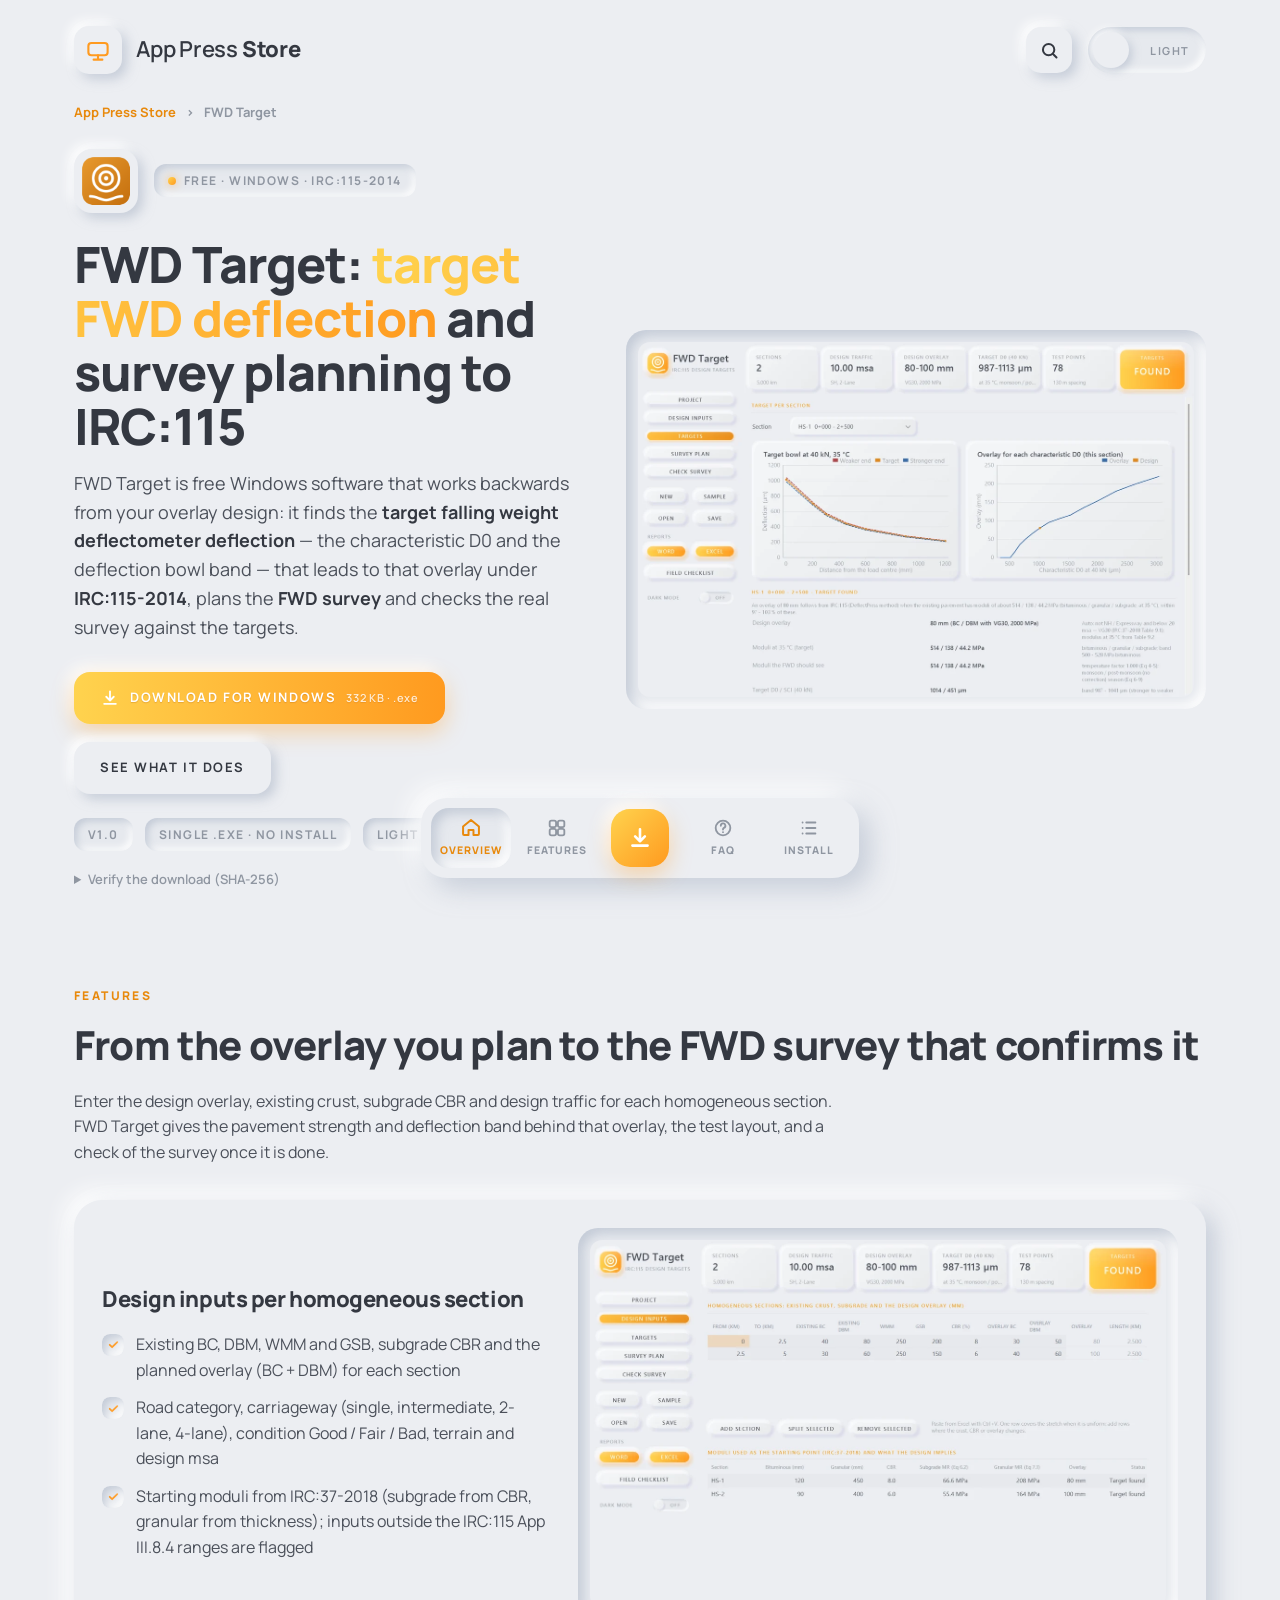
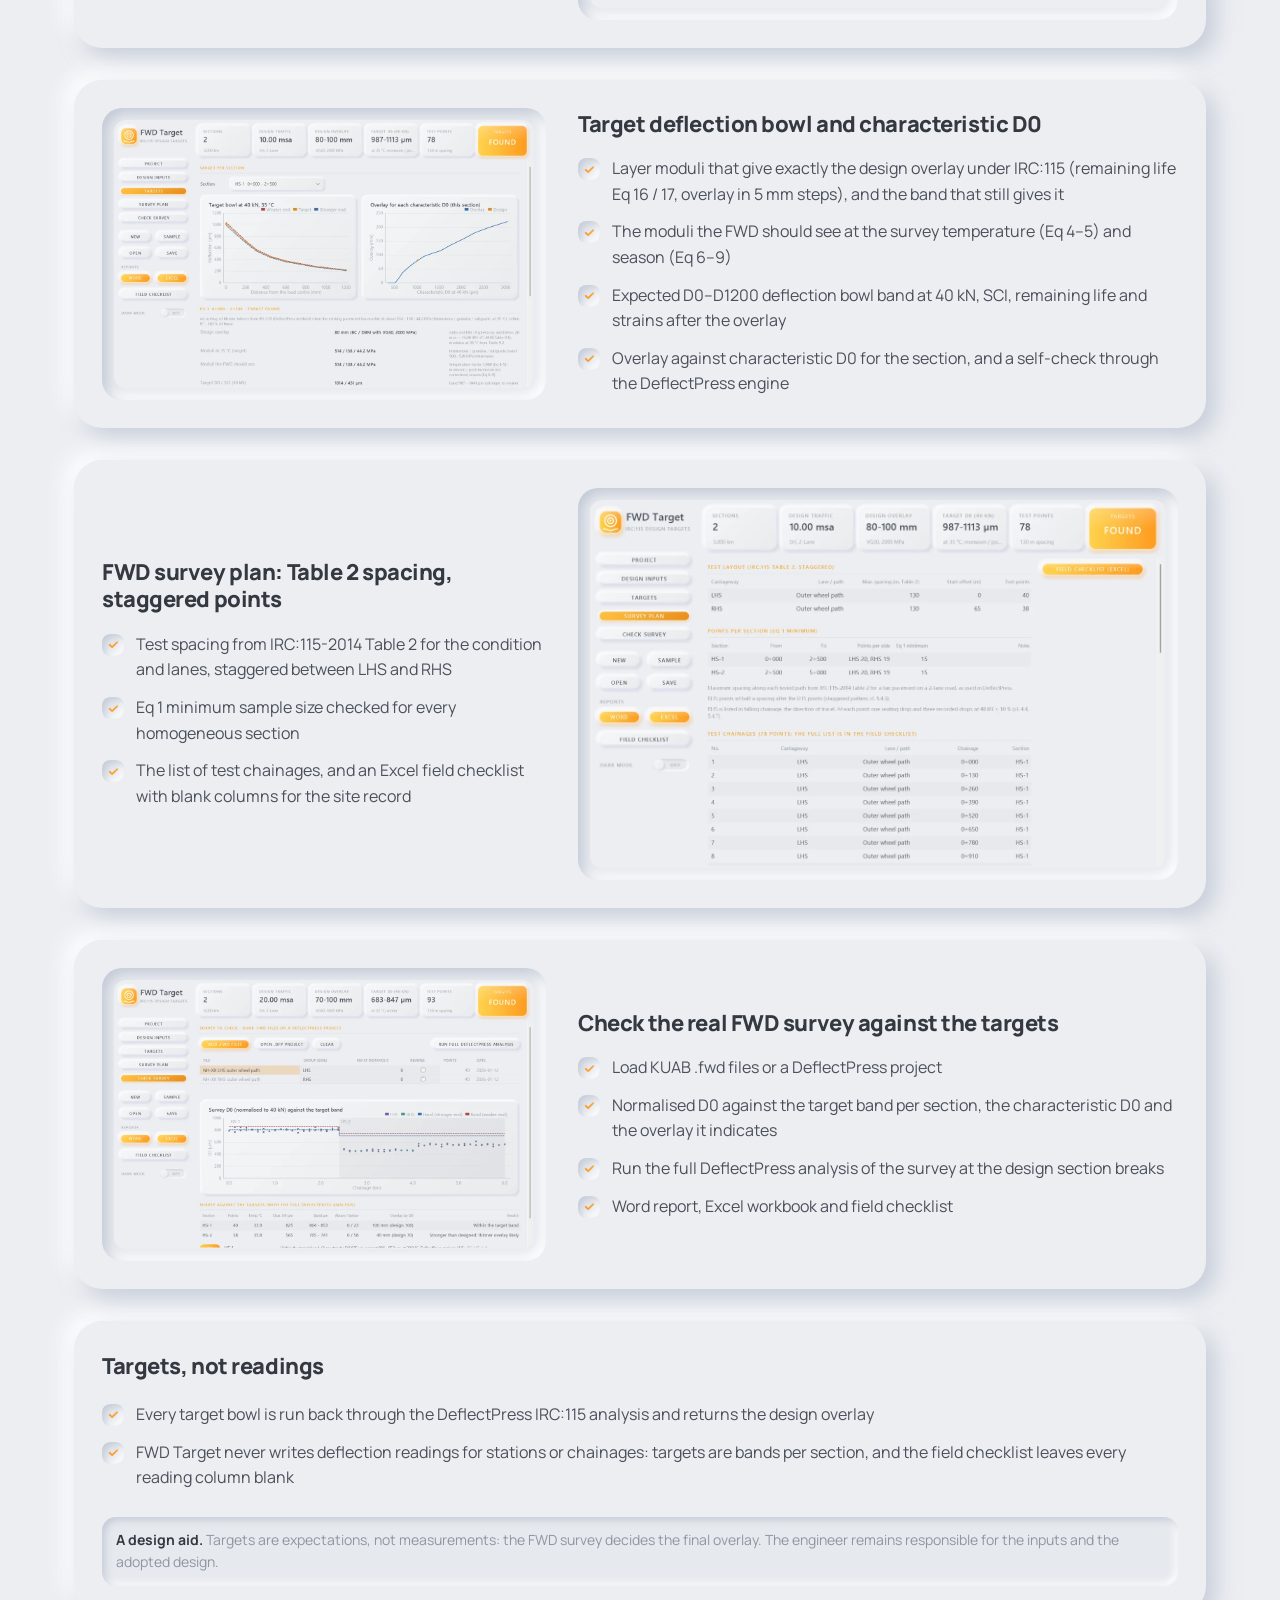
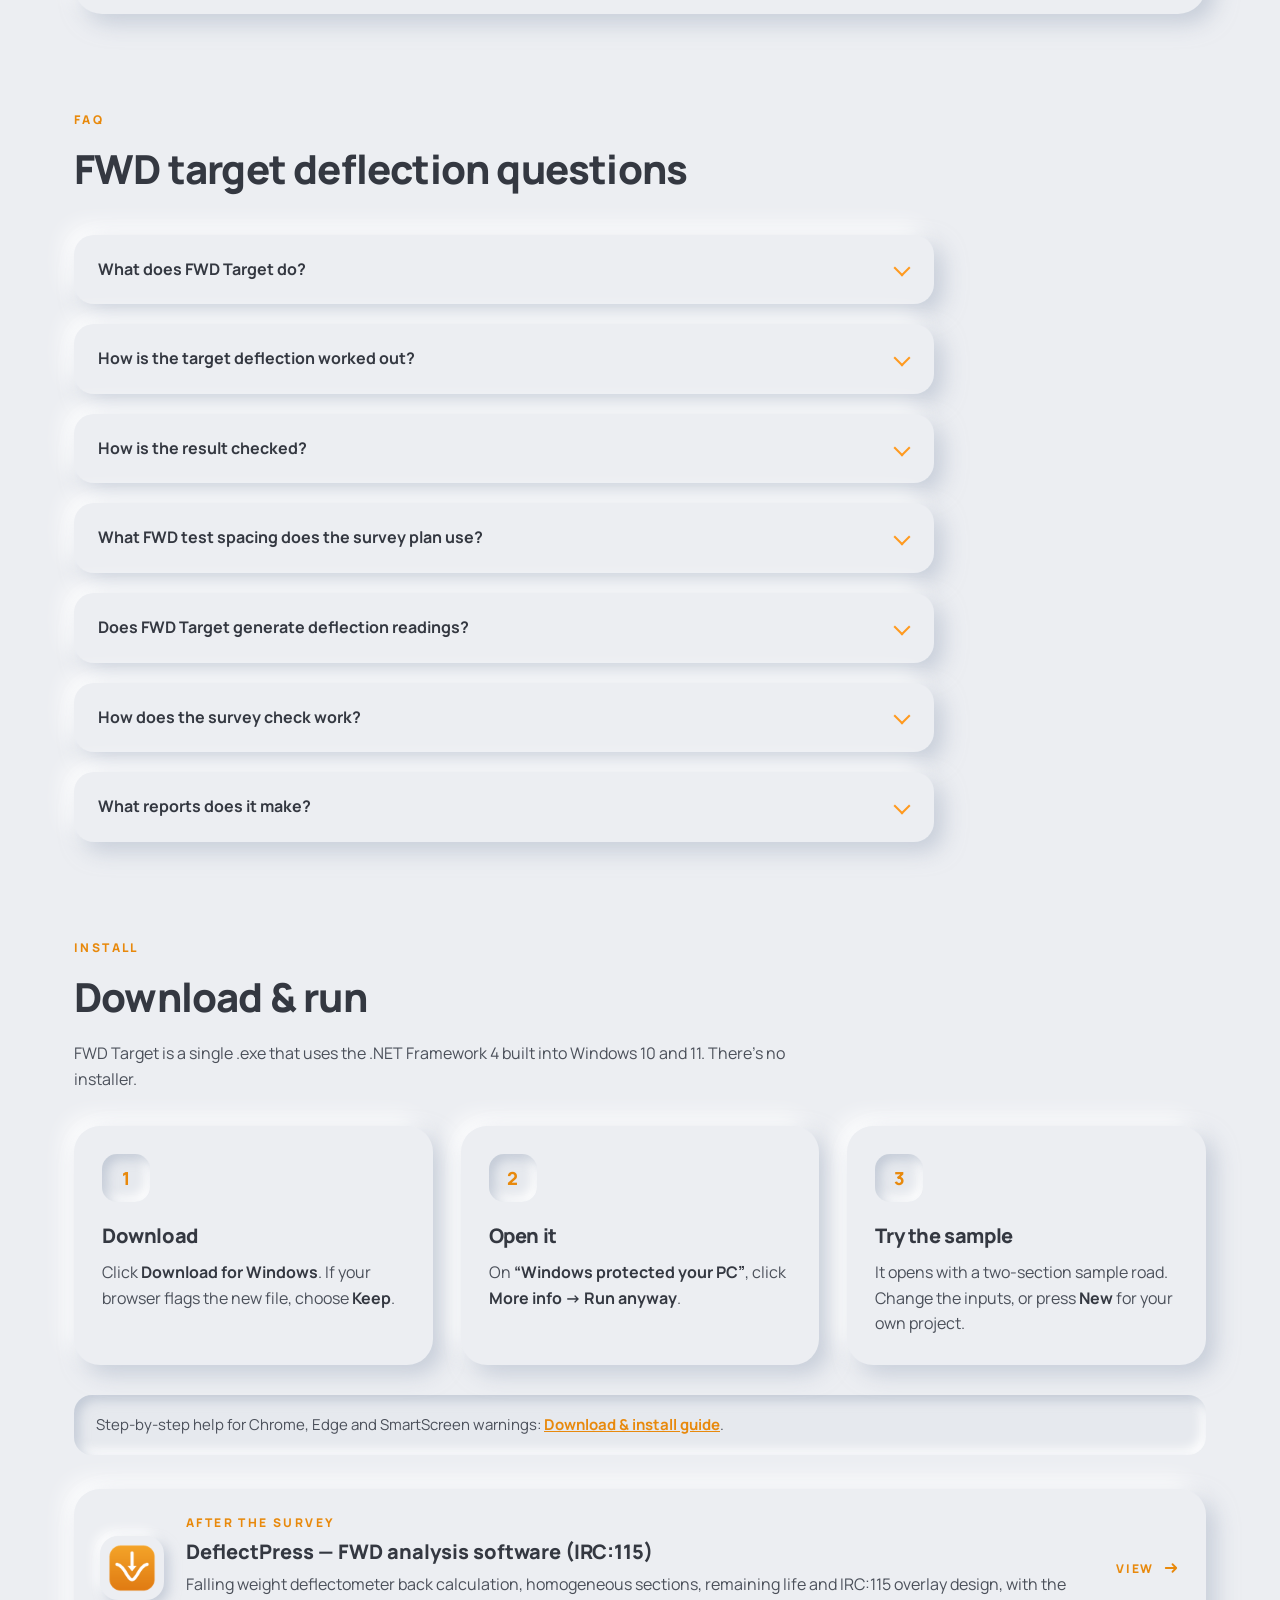
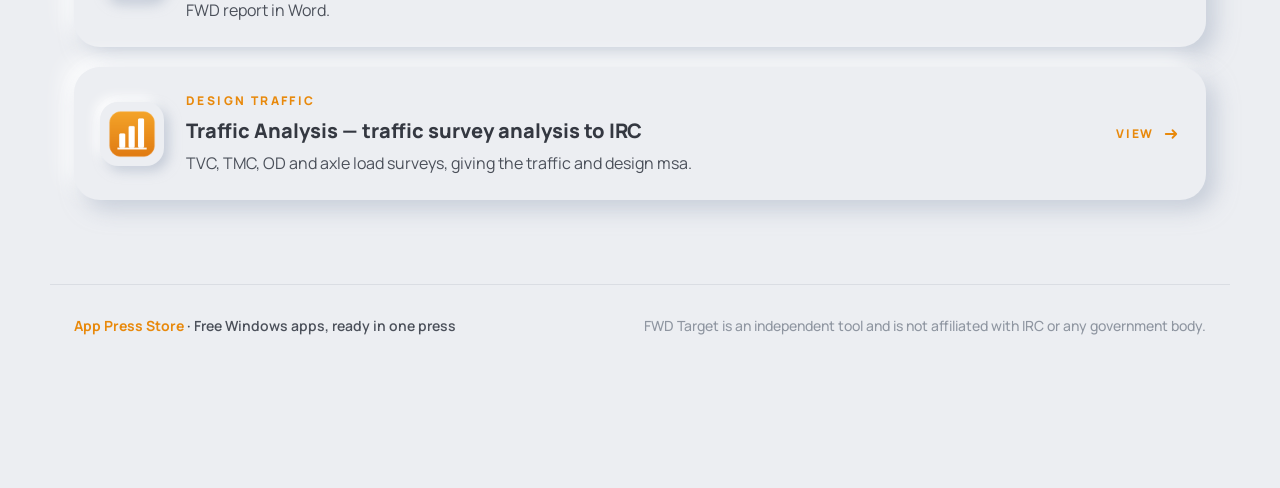
<file: fwd-target/index.html>
<!doctype html>
<html lang="en">
<head>
  <meta charset="utf-8">
  <meta name="viewport" content="width=device-width, initial-scale=1">
  <title>FWD Target – IRC:115 Target Deflection &amp; FWD Survey Planning Software</title>
  <meta name="description" content="FWD Target is free Windows software that works backwards from an overlay design: it finds the target FWD deflection (characteristic D0 and deflection bowl band) that leads to your overlay under IRC:115-2014, plans the falling weight deflectometer survey (Table 2 spacing, staggered test points) and checks a real survey against the targets.">
  <meta name="keywords" content="FWD target deflection, characteristic deflection IRC 115, expected FWD deflection bowl, falling weight deflectometer survey planning, FWD test spacing IRC 115 Table 2, FWD survey plan, staggered FWD test points, overlay design check, IRC 115 overlay design, remaining life, FWD field checklist, deflection band, pavement structural evaluation">
  <meta name="robots" content="index, follow, max-image-preview:large">
  <link rel="canonical" href="https://apppress-store.github.io/fwd-target/">
  <meta name="theme-color" content="#ECEEF2" media="(prefers-color-scheme: light)">
  <meta name="theme-color" content="#2A2D33" media="(prefers-color-scheme: dark)">

  <meta property="og:type" content="website">
  <meta property="og:site_name" content="App Press Store">
  <meta property="og:url" content="https://apppress-store.github.io/fwd-target/">
  <meta property="og:title" content="FWD Target – IRC:115 Target Deflection &amp; FWD Survey Planning">
  <meta property="og:description" content="Free Windows tool: the FWD deflection band that leads to your overlay under IRC:115, the survey plan, a blank field checklist and a check of the real survey.">
  <meta property="og:image" content="https://apppress-store.github.io/assets/fwd-target/og-fwd-target.png">
  <meta property="og:image:width" content="1200">
  <meta property="og:image:height" content="630">
  <meta property="og:image:alt" content="FWD Target showing the target deflection bowl and the overlay for each characteristic deflection">
  <meta name="twitter:card" content="summary_large_image">
  <meta name="twitter:title" content="FWD Target – IRC:115 Target Deflection &amp; FWD Survey Planning">
  <meta name="twitter:description" content="Free Windows tool: target FWD deflection band for your overlay, survey plan and survey check per IRC:115.">
  <meta name="twitter:image" content="https://apppress-store.github.io/assets/fwd-target/og-fwd-target.png">

  <link rel="icon" href="/favicon.ico">
  <link rel="apple-touch-icon" href="/assets/fwd-target-icon.png">

  <script type="application/ld+json">
  {
    "@context": "https://schema.org",
    "@graph": [
      {
        "@type": "SoftwareApplication",
        "@id": "https://apppress-store.github.io/fwd-target/#app",
        "name": "FWD Target",
        "alternateName": ["FWD Target Deflection Software", "IRC 115 FWD Survey Planning"],
        "url": "https://apppress-store.github.io/fwd-target/",
        "description": "Free Windows software for IRC:115-2014 design targets and FWD survey planning: from the design overlay, existing crust, subgrade CBR and design traffic it finds the layer moduli and the falling weight deflectometer deflection band that lead to that overlay, plans the survey to IRC:115 Table 2 and Eq 1, and checks a real FWD survey against the targets.",
        "applicationCategory": "EngineeringApplication",
        "applicationSubCategory": "Pavement structural evaluation",
        "operatingSystem": "Windows",
        "softwareVersion": "1.0",
        "fileSize": "332KB",
        "downloadUrl": "https://apppress-store.github.io/downloads/FWD-Target.exe",
        "image": "https://apppress-store.github.io/assets/fwd-target-icon.png",
        "screenshot": [
          "https://apppress-store.github.io/assets/fwd-target/fwd-target-targets.webp",
          "https://apppress-store.github.io/assets/fwd-target/fwd-target-survey-plan.webp",
          "https://apppress-store.github.io/assets/fwd-target/fwd-target-check-survey.webp"
        ],
        "isAccessibleForFree": true,
        "offers": { "@type": "Offer", "price": "0", "priceCurrency": "INR" },
        "publisher": { "@type": "Organization", "name": "App Press Store", "url": "https://apppress-store.github.io/" }
      },
      {
        "@type": "BreadcrumbList",
        "itemListElement": [
          { "@type": "ListItem", "position": 1, "name": "App Press Store", "item": "https://apppress-store.github.io/" },
          { "@type": "ListItem", "position": 2, "name": "FWD Target", "item": "https://apppress-store.github.io/fwd-target/" }
        ]
      },
      {
        "@type": "FAQPage",
        "@id": "https://apppress-store.github.io/fwd-target/#faq",
        "mainEntity": [
          { "@type": "Question", "name": "What does FWD Target do?",
            "acceptedAnswer": { "@type": "Answer", "text": "It works backwards from a strengthening design. From the planned overlay (BC + DBM), the existing crust, the subgrade CBR and the design traffic, it finds the pavement strength and the FWD deflection band that lead to that overlay under IRC:115-2014, using the same analysis as DeflectPress. It then plans the falling weight deflectometer survey and checks the real survey against the targets." } },
          { "@type": "Question", "name": "How is the target deflection worked out?",
            "acceptedAnswer": { "@type": "Answer", "text": "The subgrade modulus comes from the CBR (IRC:37-2018 Eq 6.2) and the granular modulus from its thickness (Eq 7.1); the bituminous modulus starts at the middle of the IRC:115 Appendix III.8.4 range for the condition. The three moduli are scaled together until the IRC:115 remaining-life and overlay analysis (Eq 16 and 17, overlay in 5 mm steps) gives exactly the design overlay. The band is every strength that still gives that overlay. The bowl (D0 to D1200 at 40 kN) is computed for the survey temperature and season." } },
          { "@type": "Question", "name": "How is the result checked?",
            "acceptedAnswer": { "@type": "Answer", "text": "Each target bowl is run through the DeflectPress engine: backcalculation, temperature and seasonal correction, remaining life and overlay. The overlay that comes out must equal the design overlay, and the result is shown as OK or Differs for every section." } },
          { "@type": "Question", "name": "What FWD test spacing does the survey plan use?",
            "acceptedAnswer": { "@type": "Answer", "text": "The IRC:115-2014 Table 2 spacing for the pavement condition and number of lanes, staggered between the two carriageway sides, with the inner lane offset on four-lane roads. Each homogeneous section gets at least the Eq 1 minimum number of points (15 for a fair pavement); the spacing is halved where a short section would fall below it." } },
          { "@type": "Question", "name": "Does FWD Target generate deflection readings?",
            "acceptedAnswer": { "@type": "Answer", "text": "No. Targets are bands per homogeneous section, for planning and checking only. FWD Target never writes deflection readings for stations or chainages: the field checklist lists the test chainages with every reading column left blank, and only the FWD records the deflections." } },
          { "@type": "Question", "name": "How does the survey check work?",
            "acceptedAnswer": { "@type": "Answer", "text": "Load the KUAB .fwd files or a DeflectPress project. For each section it shows the normalised D0, the characteristic D0 (15 % of the values higher), the points above and below the target band at the survey's own pavement temperature, and the overlay that the D0 indicates. A full DeflectPress analysis of the survey at the design section breaks gives the complete IRC:115 result." } },
          { "@type": "Question", "name": "What reports does it make?",
            "acceptedAnswer": { "@type": "Answer", "text": "A Word report (inputs, method, targets, bowl tables and charts, self-check, survey plan and survey check), an Excel workbook, and a separate Excel field checklist for the survey team." } }
        ]
      }
    ]
  }
  </script>
  <link rel="preconnect" href="https://fonts.googleapis.com">
  <link rel="preconnect" href="https://fonts.gstatic.com" crossorigin>
  <link href="https://fonts.googleapis.com/css2?family=Manrope:wght@400;500;600;700;800&display=swap" rel="stylesheet">
  <link rel="stylesheet" href="/styles.css">
  <script>
    (function () {
      var t = null;
      try { t = localStorage.getItem('apppress-theme'); } catch (e) {}
      if (t !== 'light' && t !== 'dark') t = matchMedia('(prefers-color-scheme: dark)').matches ? 'dark' : 'light';
      document.documentElement.setAttribute('data-theme', t);
    })();
  </script>
</head>
<body>

  <header class="topbar">
    <a class="brand" href="/" aria-label="App Press Store home">
      <span class="logo raised" aria-hidden="true">
        <svg viewBox="0 0 32 32"><rect x="5" y="8" width="22" height="14" rx="3.5"/><path d="M16 22v4M11 27h10"/></svg>
      </span>
      <span class="brand-name">App Press <b>Store</b></span>
    </a>
    <div class="top-actions">
      <a class="icon-btn" href="/#home" aria-label="Search all apps" title="Search all apps">
        <svg viewBox="0 0 24 24" aria-hidden="true"><circle cx="11" cy="11" r="6.5"/><path d="m16 16 4 4"/></svg>
      </a>
      <button class="switch" id="themeSwitch" type="button" role="switch" aria-checked="false" aria-label="Dark mode">
        <span class="switch-label switch-off">Light</span>
        <span class="switch-label switch-on">Dark</span>
        <span class="switch-knob" aria-hidden="true"></span>
      </button>
    </div>
  </header>

  <main>
    <!-- ============ OVERVIEW ============ -->
    <section id="overview" class="section app-page">
      <nav class="crumbs" aria-label="Breadcrumb"><a href="/">App Press Store</a><span aria-hidden="true">›</span><span>FWD Target</span></nav>

      <div class="hero">
        <div>
          <div class="app-top">
            <img class="app-icon" src="/assets/fwd-target-icon.png" width="64" height="64" alt="FWD Target icon">
            <p class="eyebrow inset-pill"><span class="dot"></span> Free · Windows · IRC:115-2014</p>
          </div>
          <h1>FWD Target: <span class="amber-text">target FWD deflection</span> and survey planning to IRC:115</h1>
          <p class="lead">FWD Target is free Windows software that works backwards from your overlay design: it finds the <b>target falling weight deflectometer deflection</b> — the characteristic D0 and the deflection bowl band — that leads to that overlay under <b>IRC:115-2014</b>, plans the <b>FWD survey</b> and checks the real survey against the targets.</p>
          <div class="cta-row">
            <a class="btn btn-amber" href="/downloads/FWD-Target.exe" download="FWD-Target.exe">
              <svg viewBox="0 0 24 24" aria-hidden="true"><path d="M12 4v11m0 0-4.5-4.5M12 15l4.5-4.5M5 19h14"/></svg>
              Download for Windows <small>332 KB · .exe</small>
            </a>
            <a class="btn btn-soft" href="#features">See what it does</a>
          </div>
          <ul class="facts">
            <li class="inset-pill">v1.0</li>
            <li class="inset-pill">Single .exe · no install</li>
            <li class="inset-pill">Light &amp; dark</li>
          </ul>
          <details class="hash">
            <summary>Verify the download (SHA-256)</summary>
            <code class="inset">D3B1D2DF80C5785BEF632659A10DB6B115274A555D300D8C8FBFAC729C5B359F</code>
            <p>In PowerShell: <code>Get-FileHash "FWD-Target.exe"</code></p>
          </details>
        </div>
        <div class="shot-well inset hero-shot">
          <img class="shot-light" src="/assets/fwd-target/fwd-target-targets.webp" width="1200" height="767" alt="Target FWD deflection bowl at 40 kN and the IRC:115 overlay for each characteristic deflection">
          <img class="shot-dark" src="/assets/fwd-target/fwd-target-targets-dark.webp" width="1200" height="767" alt="FWD Target targets page in dark mode">
        </div>
      </div>
    </section>

    <!-- ============ FEATURES ============ -->
    <section id="features" class="section">
      <div class="section-head">
        <p class="kicker">Features</p>
        <h2>From the overlay you plan to the FWD survey that confirms it</h2>
        <p class="section-lead">Enter the design overlay, existing crust, subgrade CBR and design traffic for each homogeneous section. FWD Target gives the pavement strength and deflection band behind that overlay, the test layout, and a check of the survey once it is done.</p>
      </div>

      <div class="feature-rows">
        <article class="feature-row raised">
          <div class="feature-text">
            <h3>Design inputs per homogeneous section</h3>
            <ul class="features">
              <li>Existing BC, DBM, WMM and GSB, subgrade CBR and the planned overlay (BC + DBM) for each section</li>
              <li>Road category, carriageway (single, intermediate, 2-lane, 4-lane), condition Good / Fair / Bad, terrain and design msa</li>
              <li>Starting moduli from IRC:37-2018 (subgrade from CBR, granular from thickness); inputs outside the IRC:115 App III.8.4 ranges are flagged</li>
            </ul>
          </div>
          <div class="shot-well inset"><img src="/assets/fwd-target/fwd-target-design-inputs.webp" width="1200" height="767" loading="lazy" alt="Design inputs: existing crust, CBR and overlay for each homogeneous section"></div>
        </article>

        <article class="feature-row raised">
          <div class="feature-text">
            <h3>Target deflection bowl and characteristic D0</h3>
            <ul class="features">
              <li>Layer moduli that give exactly the design overlay under IRC:115 (remaining life Eq 16 / 17, overlay in 5 mm steps), and the band that still gives it</li>
              <li>The moduli the FWD should see at the survey temperature (Eq 4–5) and season (Eq 6–9)</li>
              <li>Expected D0–D1200 deflection bowl band at 40 kN, SCI, remaining life and strains after the overlay</li>
              <li>Overlay against characteristic D0 for the section, and a self-check through the DeflectPress engine</li>
            </ul>
          </div>
          <div class="shot-well inset"><img src="/assets/fwd-target/fwd-target-targets.webp" width="1200" height="767" loading="lazy" alt="Target deflection bowl band and overlay against characteristic deflection"></div>
        </article>

        <article class="feature-row raised">
          <div class="feature-text">
            <h3>FWD survey plan: Table 2 spacing, staggered points</h3>
            <ul class="features">
              <li>Test spacing from IRC:115-2014 Table 2 for the condition and lanes, staggered between LHS and RHS</li>
              <li>Eq 1 minimum sample size checked for every homogeneous section</li>
              <li>The list of test chainages, and an Excel field checklist with blank columns for the site record</li>
            </ul>
          </div>
          <div class="shot-well inset"><img src="/assets/fwd-target/fwd-target-survey-plan.webp" width="1200" height="767" loading="lazy" alt="FWD survey plan with IRC:115 Table 2 test spacing and staggered test chainages"></div>
        </article>

        <article class="feature-row raised">
          <div class="feature-text">
            <h3>Check the real FWD survey against the targets</h3>
            <ul class="features">
              <li>Load KUAB .fwd files or a DeflectPress project</li>
              <li>Normalised D0 against the target band per section, the characteristic D0 and the overlay it indicates</li>
              <li>Run the full DeflectPress analysis of the survey at the design section breaks</li>
              <li>Word report, Excel workbook and field checklist</li>
            </ul>
          </div>
          <div class="shot-well inset"><img src="/assets/fwd-target/fwd-target-check-survey.webp" width="1200" height="767" loading="lazy" alt="FWD survey deflections compared with the target band for each section"></div>
        </article>
      </div>

      <div class="validation raised">
        <h3>Targets, not readings</h3>
        <ul class="features">
          <li>Every target bowl is run back through the DeflectPress IRC:115 analysis and returns the design overlay</li>
          <li>FWD Target never writes deflection readings for stations or chainages: targets are bands per section, and the field checklist leaves every reading column blank</li>
        </ul>
        <p class="note"><b>A design aid.</b> Targets are expectations, not measurements: the FWD survey decides the final overlay. The engineer remains responsible for the inputs and the adopted design.</p>
      </div>
    </section>

    <!-- ============ FAQ ============ -->
    <section id="faq" class="section">
      <div class="section-head">
        <p class="kicker">FAQ</p>
        <h2>FWD target deflection questions</h2>
      </div>
      <div class="faq">
        <details class="raised">
          <summary>What does FWD Target do?</summary>
          <p>It works backwards from a strengthening design. From the planned overlay (BC + DBM), the existing crust, the subgrade CBR and the design traffic, it finds the pavement strength and the FWD deflection band that lead to that overlay under IRC:115-2014, using the same analysis as <a href="/deflectpress/">DeflectPress</a>. It then plans the falling weight deflectometer survey and checks the real survey against the targets.</p>
        </details>
        <details class="raised">
          <summary>How is the target deflection worked out?</summary>
          <p>The subgrade modulus comes from the CBR (IRC:37-2018 Eq 6.2) and the granular modulus from its thickness (Eq 7.1); the bituminous modulus starts at the middle of the IRC:115 Appendix III.8.4 range for the condition. The three moduli are scaled together until the IRC:115 remaining-life and overlay analysis (Eq 16 and 17, overlay in 5 mm steps) gives exactly the design overlay. The band is every strength that still gives that overlay. The bowl (D0 to D1200 at 40 kN) is computed for the survey temperature and season.</p>
        </details>
        <details class="raised">
          <summary>How is the result checked?</summary>
          <p>Each target bowl is run through the DeflectPress engine: backcalculation, temperature and seasonal correction, remaining life and overlay. The overlay that comes out must equal the design overlay, and the result is shown as OK or Differs for every section.</p>
        </details>
        <details class="raised">
          <summary>What FWD test spacing does the survey plan use?</summary>
          <p>The IRC:115-2014 Table 2 spacing for the pavement condition and number of lanes, staggered between the two carriageway sides, with the inner lane offset on four-lane roads. Each homogeneous section gets at least the Eq 1 minimum number of points (15 for a fair pavement); the spacing is halved where a short section would fall below it.</p>
        </details>
        <details class="raised">
          <summary>Does FWD Target generate deflection readings?</summary>
          <p>No. Targets are bands per homogeneous section, for planning and checking only. FWD Target never writes deflection readings for stations or chainages: the field checklist lists the test chainages with every reading column left blank, and only the FWD records the deflections.</p>
        </details>
        <details class="raised">
          <summary>How does the survey check work?</summary>
          <p>Load the KUAB .fwd files or a DeflectPress project. For each section it shows the normalised D0, the characteristic D0 (15 % of the values higher), the points above and below the target band at the survey's own pavement temperature, and the overlay that the D0 indicates. A full DeflectPress analysis of the survey at the design section breaks gives the complete IRC:115 result.</p>
        </details>
        <details class="raised">
          <summary>What reports does it make?</summary>
          <p>A Word report (inputs, method, targets, bowl tables and charts, self-check, survey plan and survey check), an Excel workbook, and a separate Excel field checklist for the survey team.</p>
        </details>
      </div>
    </section>

    <!-- ============ INSTALL + RELATED ============ -->
    <section id="install" class="section">
      <div class="section-head">
        <p class="kicker">Install</p>
        <h2>Download &amp; run</h2>
        <p class="section-lead">FWD Target is a single .exe that uses the .NET Framework 4 built into Windows 10 and 11. There's no installer.</p>
      </div>
      <ol class="steps">
        <li class="step raised"><span class="step-num inset">1</span><h3>Download</h3><p>Click <b>Download for Windows</b>. If your browser flags the new file, choose <b>Keep</b>.</p></li>
        <li class="step raised"><span class="step-num inset">2</span><h3>Open it</h3><p>On <b>“Windows protected your PC”</b>, click <b>More info → Run anyway</b>.</p></li>
        <li class="step raised"><span class="step-num inset">3</span><h3>Try the sample</h3><p>It opens with a two-section sample road. Change the inputs, or press <b>New</b> for your own project.</p></li>
      </ol>
      <p class="tip inset">Step-by-step help for Chrome, Edge and SmartScreen warnings: <a href="/#install">Download &amp; install guide</a>.</p>

      <a class="related raised" href="/deflectpress/">
        <img class="app-icon" src="/assets/deflectpress-icon.png" width="64" height="64" alt="">
        <span>
          <span class="kicker">After the survey</span>
          <span class="tile-name">DeflectPress — FWD analysis software (IRC:115)</span>
          <span class="tile-desc">Falling weight deflectometer back calculation, homogeneous sections, remaining life and IRC:115 overlay design, with the FWD report in Word.</span>
        </span>
        <span class="tile-go">View <svg viewBox="0 0 24 24" aria-hidden="true"><path d="M5 12h14m-5-5 5 5-5 5"/></svg></span>
      </a>
      <a class="related raised" href="/traffic-analysis/">
        <img class="app-icon" src="/assets/traffic-analysis-icon.png" width="64" height="64" alt="">
        <span>
          <span class="kicker">Design traffic</span>
          <span class="tile-name">Traffic Analysis — traffic survey analysis to IRC</span>
          <span class="tile-desc">TVC, TMC, OD and axle load surveys, giving the traffic and design msa.</span>
        </span>
        <span class="tile-go">View <svg viewBox="0 0 24 24" aria-hidden="true"><path d="M5 12h14m-5-5 5 5-5 5"/></svg></span>
      </a>
    </section>
  </main>

  <footer class="footer">
    <p><a href="/">App Press Store</a> · Free Windows apps, ready in one press</p>
    <p class="muted">FWD Target is an independent tool and is not affiliated with IRC or any government body.</p>
  </footer>

  <nav class="dock raised" aria-label="Sections">
    <span class="dock-indicator inset" aria-hidden="true"></span>
    <a class="dock-item is-active" href="#overview" data-section="overview">
      <svg viewBox="0 0 24 24" aria-hidden="true"><path d="M4 11.5 12 5l8 6.5V19a1 1 0 0 1-1 1h-4.5v-5h-5v5H5a1 1 0 0 1-1-1z"/></svg>
      <span>Overview</span>
    </a>
    <a class="dock-item" href="#features" data-section="features">
      <svg viewBox="0 0 24 24" aria-hidden="true"><rect x="4" y="4" width="7" height="7" rx="2"/><rect x="13" y="4" width="7" height="7" rx="2"/><rect x="4" y="13" width="7" height="7" rx="2"/><rect x="13" y="13" width="7" height="7" rx="2"/></svg>
      <span>Features</span>
    </a>
    <a class="dock-fab" href="/downloads/FWD-Target.exe" download="FWD-Target.exe" aria-label="Download FWD Target">
      <svg viewBox="0 0 24 24" aria-hidden="true"><path d="M12 4v11m0 0-4.5-4.5M12 15l4.5-4.5M5 19h14"/></svg>
    </a>
    <a class="dock-item" href="#faq" data-section="faq">
      <svg viewBox="0 0 24 24" aria-hidden="true"><circle cx="12" cy="12" r="8"/><path d="M9.6 9.5a2.5 2.5 0 1 1 3.4 2.3c-.6.3-1 .8-1 1.5v.4M12 16.5h.01"/></svg>
      <span>FAQ</span>
    </a>
    <a class="dock-item" href="#install" data-section="install">
      <svg viewBox="0 0 24 24" aria-hidden="true"><path d="M9 6h10M9 12h10M9 18h10M5 6h.01M5 12h.01M5 18h.01"/></svg>
      <span>Install</span>
    </a>
  </nav>

  <script src="/app.js"></script>
</body>
</html>
</file>
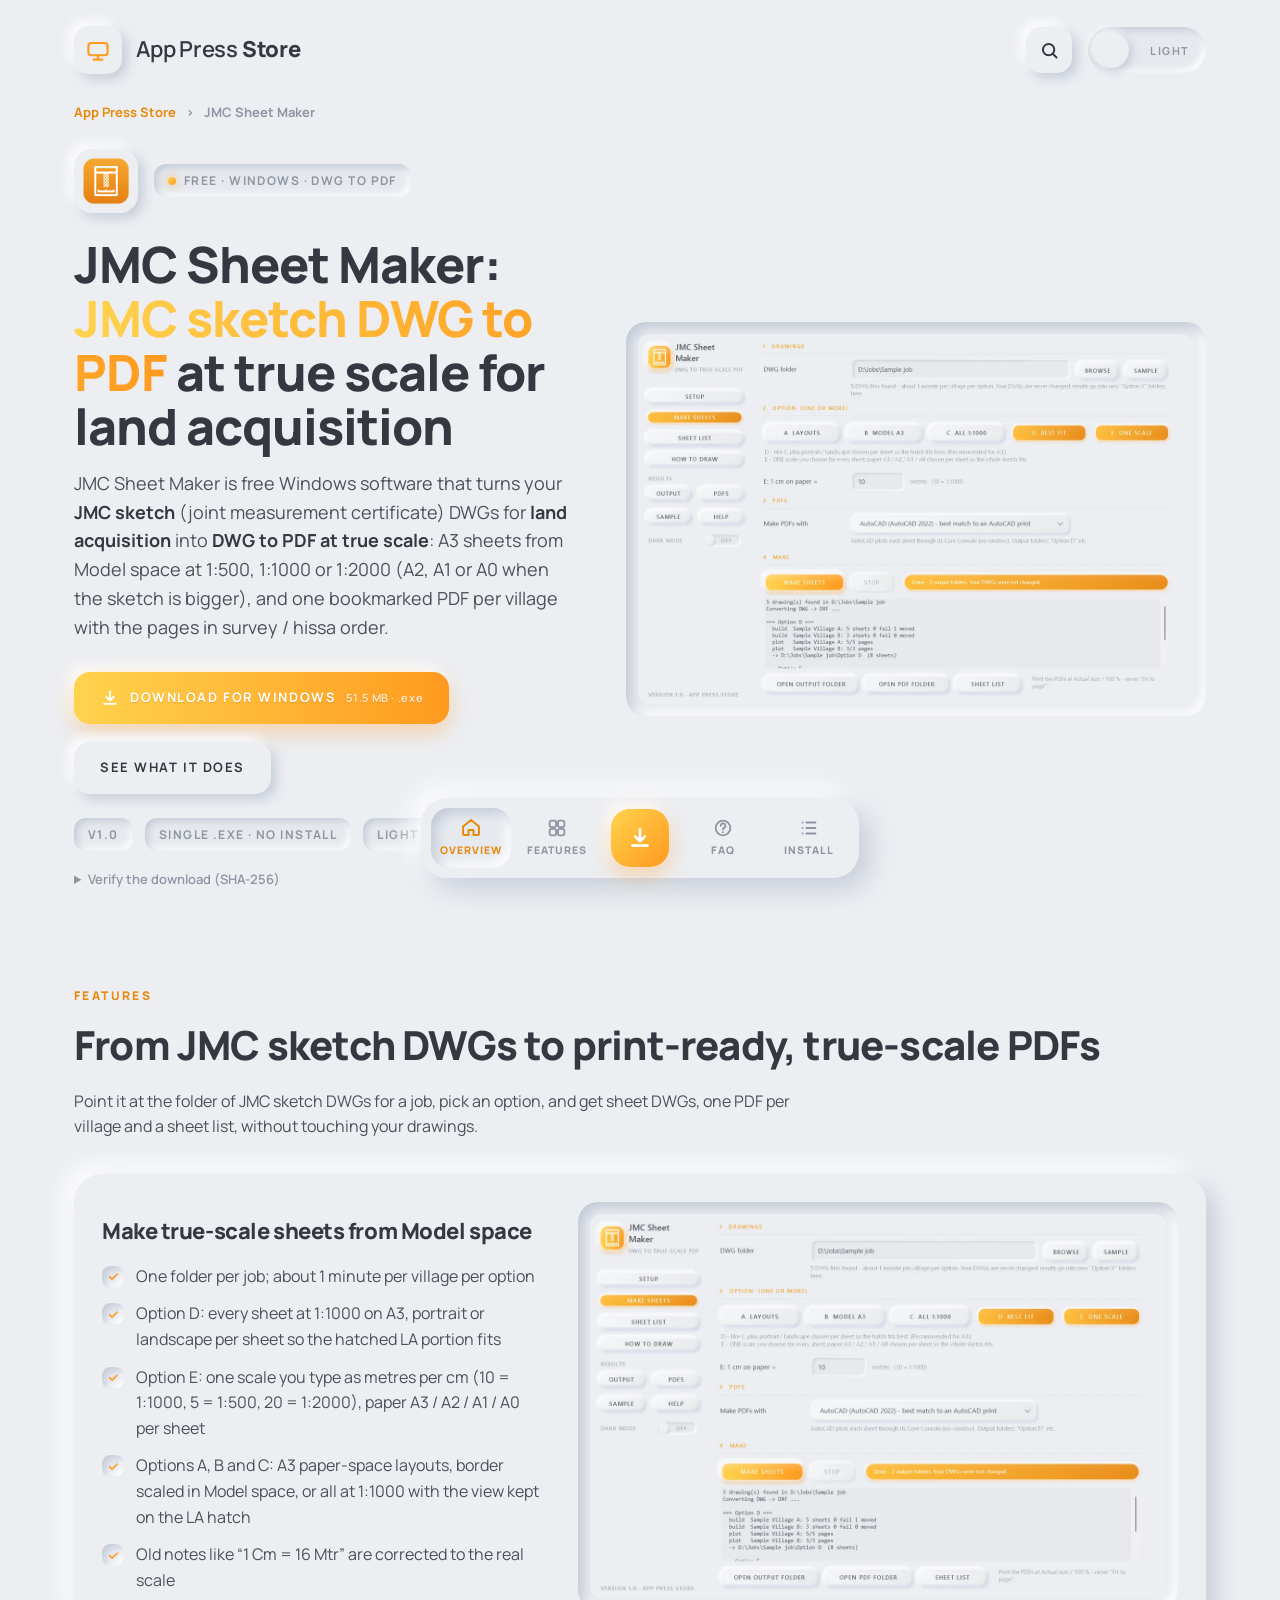
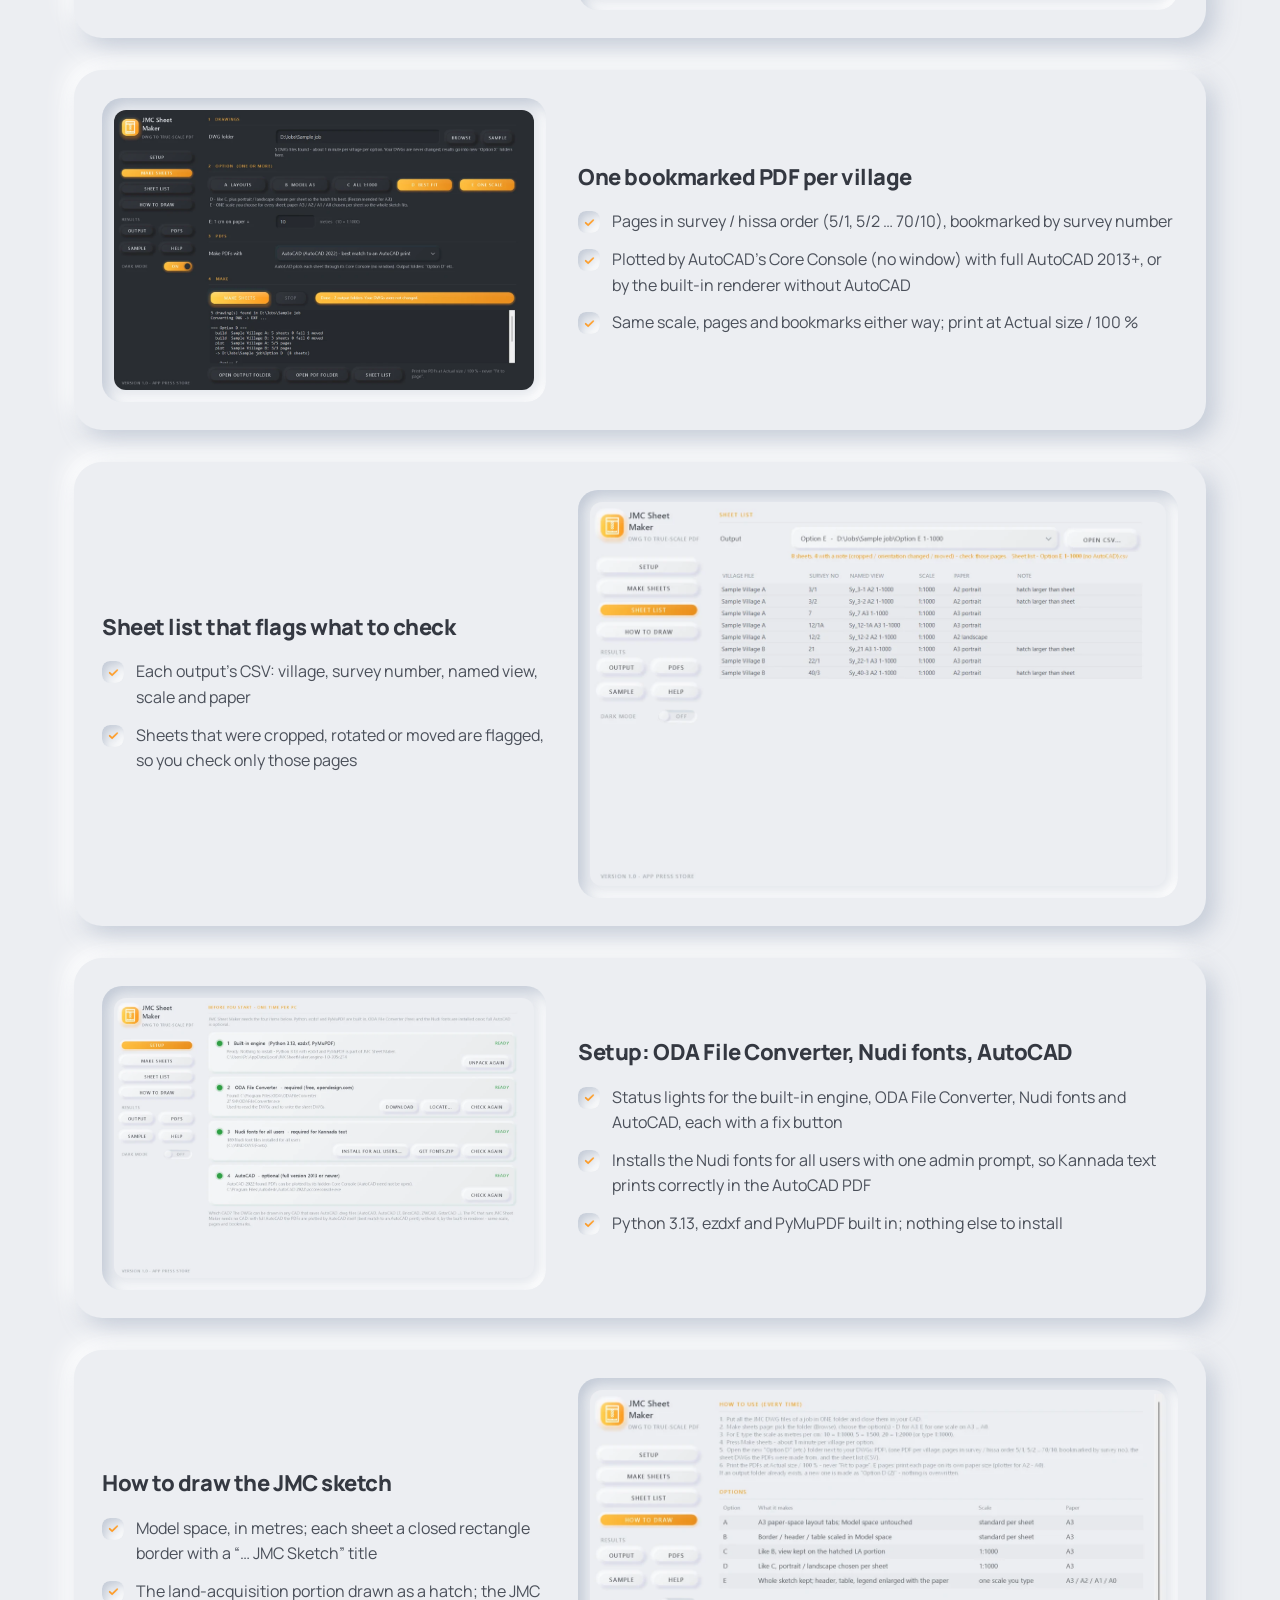
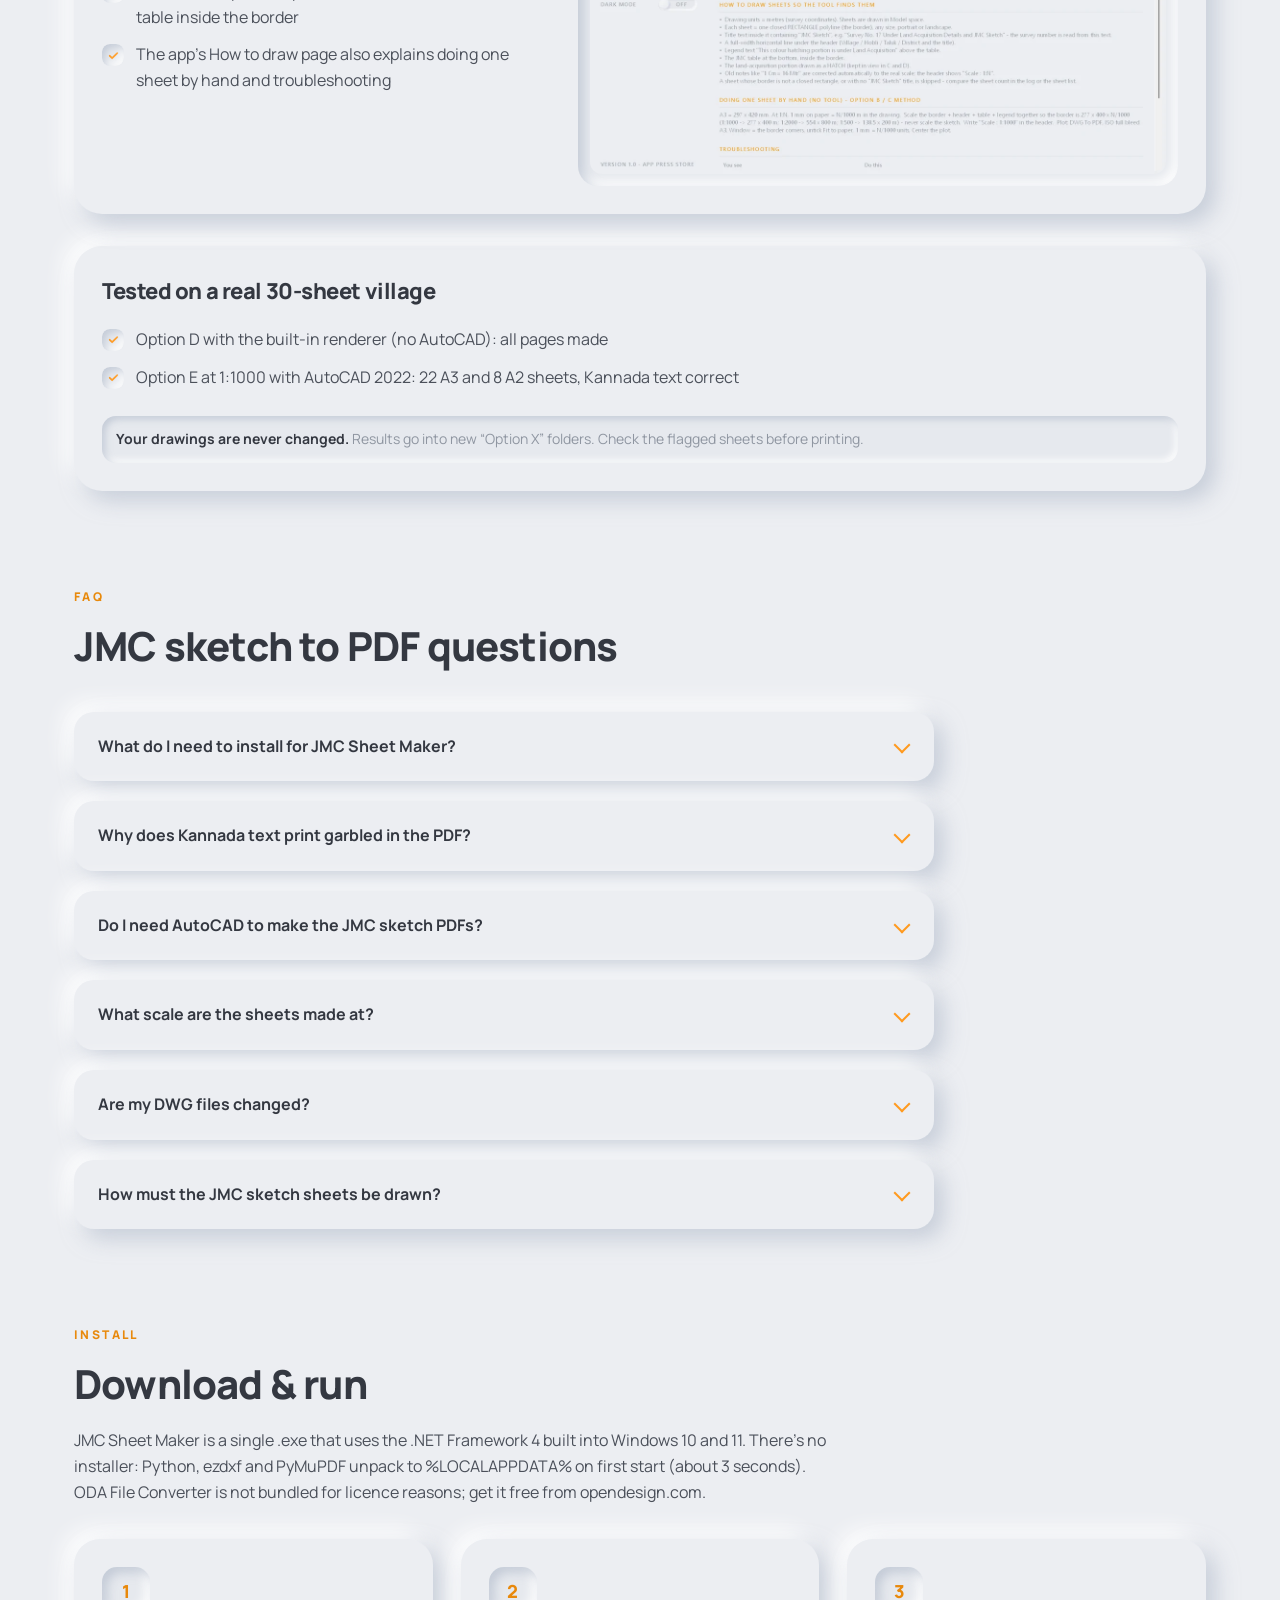
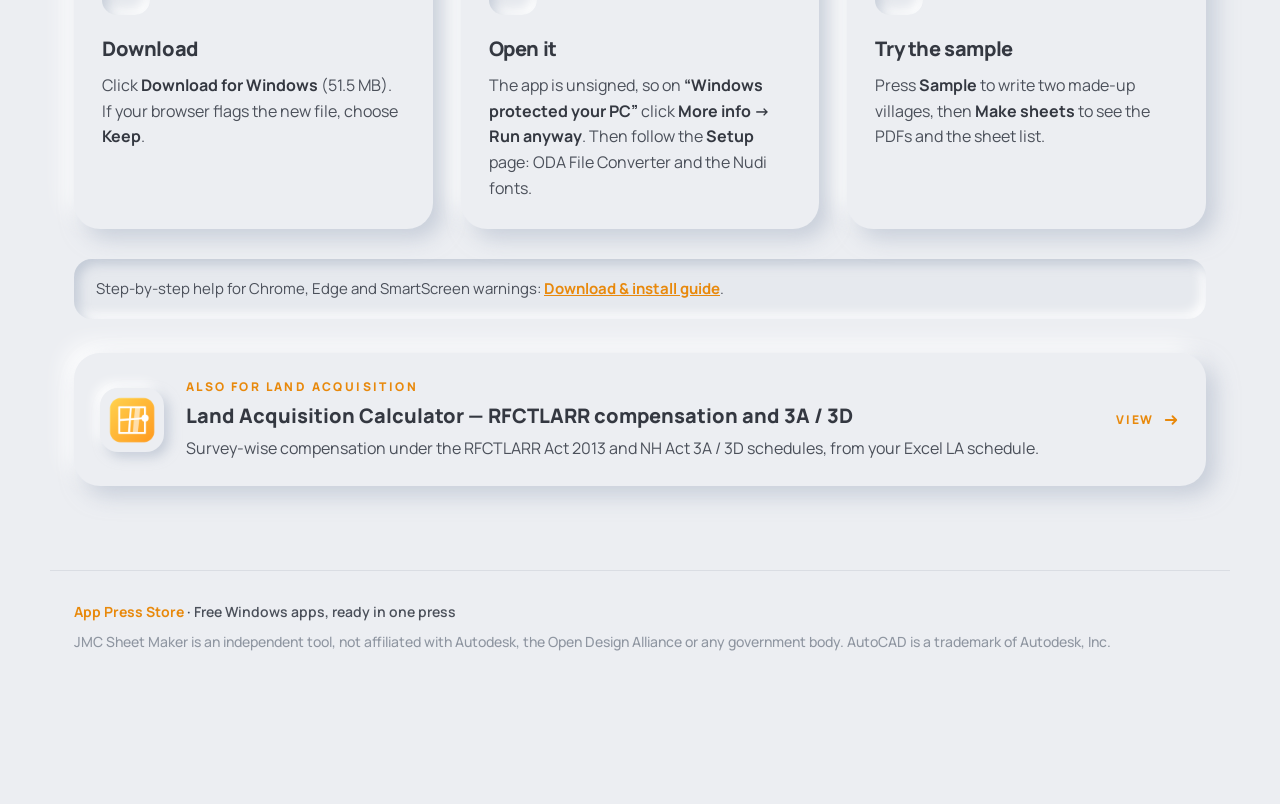
<file: jmc-sheet-maker/index.html>
<!doctype html>
<html lang="en">
<head>
  <meta charset="utf-8">
  <meta name="viewport" content="width=device-width, initial-scale=1">
  <title>JMC Sheet Maker – JMC Sketch DWG to True-Scale A3 PDF (1:1000)</title>
  <meta name="description" content="Free Windows software for land acquisition JMC sketches: turns JMC sketch DWGs drawn in Model space into true-scale A3 sheets (1:500, 1:1000, 1:2000, or A2 / A1 / A0 when bigger) and one bookmarked PDF per village, with Nudi / Kannada text. Works with or without AutoCAD.">
  <meta name="keywords" content="JMC sketch, joint measurement certificate, JMC sketch to PDF, land acquisition JMC sketch, DWG to PDF true scale, DWG to PDF 1:1000, A3 sheets from Model space, true scale PDF, bookmarked PDF per village, survey hissa order, Nudi fonts AutoCAD PDF, Kannada text AutoCAD PDF, ODA File Converter, AutoCAD Core Console, DWG to PDF without AutoCAD">
  <meta name="robots" content="index, follow, max-image-preview:large">
  <link rel="canonical" href="https://apppress-store.github.io/jmc-sheet-maker/">
  <meta name="theme-color" content="#ECEEF2" media="(prefers-color-scheme: light)">
  <meta name="theme-color" content="#2A2D33" media="(prefers-color-scheme: dark)">

  <meta property="og:type" content="website">
  <meta property="og:site_name" content="App Press Store">
  <meta property="og:url" content="https://apppress-store.github.io/jmc-sheet-maker/">
  <meta property="og:title" content="JMC Sheet Maker – JMC Sketch DWG to True-Scale A3 PDF (1:1000)">
  <meta property="og:description" content="Free Windows tool: JMC sketch DWGs for land acquisition to true-scale A3 sheets and one bookmarked PDF per village, with or without AutoCAD.">
  <meta property="og:image" content="https://apppress-store.github.io/assets/jmc-sheet-maker/og-jmc-sheet-maker.png">
  <meta property="og:image:width" content="1200">
  <meta property="og:image:height" content="630">
  <meta property="og:image:alt" content="JMC Sheet Maker, Make sheets page">
  <meta name="twitter:card" content="summary_large_image">
  <meta name="twitter:title" content="JMC Sheet Maker – JMC Sketch DWG to True-Scale A3 PDF (1:1000)">
  <meta name="twitter:description" content="Free Windows tool: JMC sketch DWGs to true-scale A3 sheets and one bookmarked PDF per village.">
  <meta name="twitter:image" content="https://apppress-store.github.io/assets/jmc-sheet-maker/og-jmc-sheet-maker.png">

  <link rel="icon" href="/favicon.ico">
  <link rel="apple-touch-icon" href="/assets/jmc-sheet-maker-icon.png">

  <script type="application/ld+json">
  {
    "@context": "https://schema.org",
    "@graph": [
      {
        "@type": "SoftwareApplication",
        "@id": "https://apppress-store.github.io/jmc-sheet-maker/#app",
        "name": "JMC Sheet Maker",
        "alternateName": ["JMC Sketch to PDF", "DWG to true-scale PDF for land acquisition"],
        "url": "https://apppress-store.github.io/jmc-sheet-maker/",
        "description": "Free Windows software that turns JMC sketch (joint measurement certificate) DWGs for land acquisition, drawn in Model space, into sheets that print at a true scale (1:500, 1:1000, 1:2000) on A3, or A2 / A1 / A0 when the sketch is bigger, plus one bookmarked PDF per village with pages in survey / hissa order. Nudi fonts and Kannada text print correctly. Works without AutoCAD (built-in renderer) or with AutoCAD Core Console; reads DWGs with ODA File Converter.",
        "applicationCategory": "EngineeringApplication",
        "applicationSubCategory": "Land acquisition drawings",
        "operatingSystem": "Windows",
        "softwareVersion": "1.0",
        "fileSize": "51.5MB",
        "downloadUrl": "https://apppress-store.github.io/downloads/JMC-Sheet-Maker.exe",
        "image": "https://apppress-store.github.io/assets/jmc-sheet-maker-icon.png",
        "screenshot": [
          "https://apppress-store.github.io/assets/jmc-sheet-maker/jmc-sheet-maker-make-true-scale-sheets.webp",
          "https://apppress-store.github.io/assets/jmc-sheet-maker/jmc-sheet-maker-setup-oda-nudi-fonts-autocad.webp",
          "https://apppress-store.github.io/assets/jmc-sheet-maker/jmc-sheet-maker-sheet-list.webp",
          "https://apppress-store.github.io/assets/jmc-sheet-maker/jmc-sheet-maker-how-to-draw-jmc-sketch.webp"
        ],
        "isAccessibleForFree": true,
        "offers": { "@type": "Offer", "price": "0", "priceCurrency": "INR" },
        "publisher": { "@type": "Organization", "name": "App Press Store", "url": "https://apppress-store.github.io/" }
      },
      {
        "@type": "BreadcrumbList",
        "itemListElement": [
          { "@type": "ListItem", "position": 1, "name": "App Press Store", "item": "https://apppress-store.github.io/" },
          { "@type": "ListItem", "position": 2, "name": "JMC Sheet Maker", "item": "https://apppress-store.github.io/jmc-sheet-maker/" }
        ]
      },
      {
        "@type": "FAQPage",
        "@id": "https://apppress-store.github.io/jmc-sheet-maker/#faq",
        "mainEntity": [
          { "@type": "Question", "name": "What do I need to install for JMC Sheet Maker?",
            "acceptedAnswer": { "@type": "Answer", "text": "Only two things: ODA File Converter (free, from opendesign.com) to read the DWGs, and the Nudi fonts installed for all users. Python 3.13, ezdxf and PyMuPDF are built into the exe and unpack on first start (about 3 seconds). AutoCAD is optional. The Setup page shows a status light for each item, with a button to fix it." } },
          { "@type": "Question", "name": "Why does Kannada text print garbled in the PDF?",
            "acceptedAnswer": { "@type": "Answer", "text": "Usually the Nudi fonts are installed only for one Windows user, so AutoCAD and other programs cannot find them when they plot. On the Setup page, Install for all users copies the Nudi fonts into C:\\Windows\\Fonts with one administrator prompt, and the Kannada text then prints correctly." } },
          { "@type": "Question", "name": "Do I need AutoCAD to make the JMC sketch PDFs?",
            "acceptedAnswer": { "@type": "Answer", "text": "No. With full AutoCAD 2013 or newer, the PDFs are plotted by AutoCAD itself through its Core Console (no window opens), for the closest match to an AutoCAD print. Without AutoCAD, or with AutoCAD LT, the built-in renderer makes the PDFs at the same scale, with the same pages and bookmarks. The DWGs can be drawn in any CAD that saves AutoCAD .dwg files." } },
          { "@type": "Question", "name": "What scale are the sheets made at?",
            "acceptedAnswer": { "@type": "Answer", "text": "Option D puts every sheet at 1:1000 on A3, choosing portrait or landscape per sheet so the hatched land-acquisition portion fits best. Option E uses one scale you type as metres per cm on paper (10 = 1:1000, 5 = 1:500, 20 = 1:2000) and picks A3, A2, A1 or A0 per sheet so the whole sketch fits. Old notes such as '1 Cm = 16 Mtr' are corrected to the real scale. Print the PDFs at Actual size / 100 %, never Fit to page." } },
          { "@type": "Question", "name": "Are my DWG files changed?",
            "acceptedAnswer": { "@type": "Answer", "text": "No. Your DWGs are only read. The sheet DWGs, the PDFs and the sheet list are written into new 'Option X' folders next to them; if a folder already exists, a new one such as 'Option D (2)' is made, so nothing is overwritten." } },
          { "@type": "Question", "name": "How must the JMC sketch sheets be drawn?",
            "acceptedAnswer": { "@type": "Answer", "text": "In Model space, in metres (survey coordinates). Each sheet needs a closed rectangle polyline as its border, a title inside it containing 'JMC Sketch' (the survey number is read from it), and the land-acquisition portion drawn as a hatch. A sheet without a closed rectangle border or a 'JMC Sketch' title is skipped, so compare the sheet count in the log. The How to draw page in the app lists every rule." } }
        ]
      }
    ]
  }
  </script>
  <link rel="preconnect" href="https://fonts.googleapis.com">
  <link rel="preconnect" href="https://fonts.gstatic.com" crossorigin>
  <link href="https://fonts.googleapis.com/css2?family=Manrope:wght@400;500;600;700;800&display=swap" rel="stylesheet">
  <link rel="stylesheet" href="/styles.css">
  <script>
    (function () {
      var t = null;
      try { t = localStorage.getItem('apppress-theme'); } catch (e) {}
      if (t !== 'light' && t !== 'dark') t = matchMedia('(prefers-color-scheme: dark)').matches ? 'dark' : 'light';
      document.documentElement.setAttribute('data-theme', t);
    })();
  </script>
</head>
<body>

  <header class="topbar">
    <a class="brand" href="/" aria-label="App Press Store home">
      <span class="logo raised" aria-hidden="true">
        <svg viewBox="0 0 32 32"><rect x="5" y="8" width="22" height="14" rx="3.5"/><path d="M16 22v4M11 27h10"/></svg>
      </span>
      <span class="brand-name">App Press <b>Store</b></span>
    </a>
    <div class="top-actions">
      <a class="icon-btn" href="/#home" aria-label="Search all apps" title="Search all apps">
        <svg viewBox="0 0 24 24" aria-hidden="true"><circle cx="11" cy="11" r="6.5"/><path d="m16 16 4 4"/></svg>
      </a>
      <button class="switch" id="themeSwitch" type="button" role="switch" aria-checked="false" aria-label="Dark mode">
        <span class="switch-label switch-off">Light</span>
        <span class="switch-label switch-on">Dark</span>
        <span class="switch-knob" aria-hidden="true"></span>
      </button>
    </div>
  </header>

  <main>
    <!-- ============ OVERVIEW ============ -->
    <section id="overview" class="section app-page">
      <nav class="crumbs" aria-label="Breadcrumb"><a href="/">App Press Store</a><span aria-hidden="true">›</span><span>JMC Sheet Maker</span></nav>

      <div class="hero">
        <div>
          <div class="app-top">
            <img class="app-icon" src="/assets/jmc-sheet-maker-icon.png" width="64" height="64" alt="JMC Sheet Maker icon">
            <p class="eyebrow inset-pill"><span class="dot"></span> Free · Windows · DWG to PDF</p>
          </div>
          <h1>JMC Sheet Maker: <span class="amber-text">JMC sketch DWG to PDF</span> at true scale for land acquisition</h1>
          <p class="lead">JMC Sheet Maker is free Windows software that turns your <b>JMC sketch</b> (joint measurement certificate) DWGs for <b>land acquisition</b> into <b>DWG to PDF at true scale</b>: A3 sheets from Model space at 1:500, 1:1000 or 1:2000 (A2, A1 or A0 when the sketch is bigger), and one bookmarked PDF per village with the pages in survey / hissa order.</p>
          <div class="cta-row">
            <a class="btn btn-amber" href="/downloads/JMC-Sheet-Maker.exe" download="JMC-Sheet-Maker.exe">
              <svg viewBox="0 0 24 24" aria-hidden="true"><path d="M12 4v11m0 0-4.5-4.5M12 15l4.5-4.5M5 19h14"/></svg>
              Download for Windows <small>51.5 MB · .exe</small>
            </a>
            <a class="btn btn-soft" href="#features">See what it does</a>
          </div>
          <ul class="facts">
            <li class="inset-pill">v1.0</li>
            <li class="inset-pill">Single .exe · no install</li>
            <li class="inset-pill">Light &amp; dark</li>
          </ul>
          <details class="hash">
            <summary>Verify the download (SHA-256)</summary>
            <code class="inset">CFD9D56EA0224EFE6DD79C0A83CCC64160BF0E6D94434FCF9CBDCEBCF3C036AB</code>
            <p>In PowerShell: <code>Get-FileHash "JMC-Sheet-Maker.exe"</code></p>
          </details>
        </div>
        <div class="shot-well inset hero-shot">
          <img class="shot-light" src="/assets/jmc-sheet-maker/jmc-sheet-maker-make-true-scale-sheets.webp" width="1200" height="800" alt="JMC Sheet Maker Make sheets page: DWG folder, options A to E, scale in metres per cm and PDFs with AutoCAD or the built-in renderer">
          <img class="shot-dark" src="/assets/jmc-sheet-maker/jmc-sheet-maker-dark-mode.webp" width="1200" height="800" alt="JMC Sheet Maker Make sheets page in dark mode">
        </div>
      </div>
    </section>

    <!-- ============ FEATURES ============ -->
    <section id="features" class="section">
      <div class="section-head">
        <p class="kicker">Features</p>
        <h2>From JMC sketch DWGs to print-ready, true-scale PDFs</h2>
        <p class="section-lead">Point it at the folder of JMC sketch DWGs for a job, pick an option, and get sheet DWGs, one PDF per village and a sheet list, without touching your drawings.</p>
      </div>

      <div class="feature-rows">
        <article class="feature-row raised">
          <div class="feature-text">
            <h3>Make true-scale sheets from Model space</h3>
            <ul class="features">
              <li>One folder per job; about 1 minute per village per option</li>
              <li>Option D: every sheet at 1:1000 on A3, portrait or landscape per sheet so the hatched LA portion fits</li>
              <li>Option E: one scale you type as metres per cm (10 = 1:1000, 5 = 1:500, 20 = 1:2000), paper A3 / A2 / A1 / A0 per sheet</li>
              <li>Options A, B and C: A3 paper-space layouts, border scaled in Model space, or all at 1:1000 with the view kept on the LA hatch</li>
              <li>Old notes like “1 Cm = 16 Mtr” are corrected to the real scale</li>
            </ul>
          </div>
          <div class="shot-well inset"><img src="/assets/jmc-sheet-maker/jmc-sheet-maker-make-true-scale-sheets.webp" width="1200" height="800" loading="lazy" alt="Making true-scale A3 JMC sketch sheets at 1:1000 from Model space"></div>
        </article>

        <article class="feature-row raised">
          <div class="feature-text">
            <h3>One bookmarked PDF per village</h3>
            <ul class="features">
              <li>Pages in survey / hissa order (5/1, 5/2 … 70/10), bookmarked by survey number</li>
              <li>Plotted by AutoCAD's Core Console (no window) with full AutoCAD 2013+, or by the built-in renderer without AutoCAD</li>
              <li>Same scale, pages and bookmarks either way; print at Actual size / 100 %</li>
            </ul>
          </div>
          <div class="shot-well inset"><img src="/assets/jmc-sheet-maker/jmc-sheet-maker-dark-mode.webp" width="1200" height="800" loading="lazy" alt="Making one bookmarked PDF per village from JMC sketch DWGs, dark mode"></div>
        </article>

        <article class="feature-row raised">
          <div class="feature-text">
            <h3>Sheet list that flags what to check</h3>
            <ul class="features">
              <li>Each output's CSV: village, survey number, named view, scale and paper</li>
              <li>Sheets that were cropped, rotated or moved are flagged, so you check only those pages</li>
            </ul>
          </div>
          <div class="shot-well inset"><img src="/assets/jmc-sheet-maker/jmc-sheet-maker-sheet-list.webp" width="1200" height="800" loading="lazy" alt="Sheet list flagging cropped, rotated or moved JMC sheets"></div>
        </article>

        <article class="feature-row raised">
          <div class="feature-text">
            <h3>Setup: ODA File Converter, Nudi fonts, AutoCAD</h3>
            <ul class="features">
              <li>Status lights for the built-in engine, ODA File Converter, Nudi fonts and AutoCAD, each with a fix button</li>
              <li>Installs the Nudi fonts for all users with one admin prompt, so Kannada text prints correctly in the AutoCAD PDF</li>
              <li>Python 3.13, ezdxf and PyMuPDF built in; nothing else to install</li>
            </ul>
          </div>
          <div class="shot-well inset"><img src="/assets/jmc-sheet-maker/jmc-sheet-maker-setup-oda-nudi-fonts-autocad.webp" width="1200" height="800" loading="lazy" alt="Setup page checking ODA File Converter, Nudi fonts for Kannada text and AutoCAD"></div>
        </article>

        <article class="feature-row raised">
          <div class="feature-text">
            <h3>How to draw the JMC sketch</h3>
            <ul class="features">
              <li>Model space, in metres; each sheet a closed rectangle border with a “… JMC Sketch” title</li>
              <li>The land-acquisition portion drawn as a hatch; the JMC table inside the border</li>
              <li>The app's How to draw page also explains doing one sheet by hand and troubleshooting</li>
            </ul>
          </div>
          <div class="shot-well inset"><img src="/assets/jmc-sheet-maker/jmc-sheet-maker-how-to-draw-jmc-sketch.webp" width="1200" height="800" loading="lazy" alt="How to draw JMC sketch sheets so they are found: border, title, LA hatch and options table"></div>
        </article>
      </div>

      <div class="validation raised">
        <h3>Tested on a real 30-sheet village</h3>
        <ul class="features">
          <li>Option D with the built-in renderer (no AutoCAD): all pages made</li>
          <li>Option E at 1:1000 with AutoCAD 2022: 22 A3 and 8 A2 sheets, Kannada text correct</li>
        </ul>
        <p class="note"><b>Your drawings are never changed.</b> Results go into new “Option X” folders. Check the flagged sheets before printing.</p>
      </div>
    </section>

    <!-- ============ FAQ ============ -->
    <section id="faq" class="section">
      <div class="section-head">
        <p class="kicker">FAQ</p>
        <h2>JMC sketch to PDF questions</h2>
      </div>
      <div class="faq">
        <details class="raised">
          <summary>What do I need to install for JMC Sheet Maker?</summary>
          <p>Only two things: ODA File Converter (free, from opendesign.com) to read the DWGs, and the Nudi fonts installed for all users. Python 3.13, ezdxf and PyMuPDF are built into the exe and unpack on first start (about 3 seconds). AutoCAD is optional. The Setup page shows a status light for each item, with a button to fix it.</p>
        </details>
        <details class="raised">
          <summary>Why does Kannada text print garbled in the PDF?</summary>
          <p>Usually the Nudi fonts are installed only for one Windows user, so AutoCAD and other programs cannot find them when they plot. On the Setup page, <b>Install for all users</b> copies the Nudi fonts into C:\Windows\Fonts with one administrator prompt, and the Kannada text then prints correctly.</p>
        </details>
        <details class="raised">
          <summary>Do I need AutoCAD to make the JMC sketch PDFs?</summary>
          <p>No. With full AutoCAD 2013 or newer, the PDFs are plotted by AutoCAD itself through its Core Console (no window opens), for the closest match to an AutoCAD print. Without AutoCAD, or with AutoCAD LT, the built-in renderer makes the PDFs at the same scale, with the same pages and bookmarks. The DWGs can be drawn in any CAD that saves AutoCAD .dwg files.</p>
        </details>
        <details class="raised">
          <summary>What scale are the sheets made at?</summary>
          <p>Option D puts every sheet at 1:1000 on A3, choosing portrait or landscape per sheet so the hatched land-acquisition portion fits best. Option E uses one scale you type as metres per cm on paper (10 = 1:1000, 5 = 1:500, 20 = 1:2000) and picks A3, A2, A1 or A0 per sheet so the whole sketch fits. Old notes such as “1 Cm = 16 Mtr” are corrected to the real scale. Print the PDFs at Actual size / 100 %, never Fit to page.</p>
        </details>
        <details class="raised">
          <summary>Are my DWG files changed?</summary>
          <p>No. Your DWGs are only read. The sheet DWGs, the PDFs and the sheet list are written into new “Option X” folders next to them; if a folder already exists, a new one such as “Option D (2)” is made, so nothing is overwritten.</p>
        </details>
        <details class="raised">
          <summary>How must the JMC sketch sheets be drawn?</summary>
          <p>In Model space, in metres (survey coordinates). Each sheet needs a closed rectangle polyline as its border, a title inside it containing “JMC Sketch” (the survey number is read from it), and the land-acquisition portion drawn as a hatch. A sheet without a closed rectangle border or a “JMC Sketch” title is skipped, so compare the sheet count in the log. The How to draw page in the app lists every rule.</p>
        </details>
      </div>
    </section>

    <!-- ============ INSTALL + RELATED ============ -->
    <section id="install" class="section">
      <div class="section-head">
        <p class="kicker">Install</p>
        <h2>Download &amp; run</h2>
        <p class="section-lead">JMC Sheet Maker is a single .exe that uses the .NET Framework 4 built into Windows 10 and 11. There's no installer: Python, ezdxf and PyMuPDF unpack to %LOCALAPPDATA% on first start (about 3 seconds). ODA File Converter is not bundled for licence reasons; get it free from opendesign.com.</p>
      </div>
      <ol class="steps">
        <li class="step raised"><span class="step-num inset">1</span><h3>Download</h3><p>Click <b>Download for Windows</b> (51.5 MB). If your browser flags the new file, choose <b>Keep</b>.</p></li>
        <li class="step raised"><span class="step-num inset">2</span><h3>Open it</h3><p>The app is unsigned, so on <b>“Windows protected your PC”</b> click <b>More info → Run anyway</b>. Then follow the <b>Setup</b> page: ODA File Converter and the Nudi fonts.</p></li>
        <li class="step raised"><span class="step-num inset">3</span><h3>Try the sample</h3><p>Press <b>Sample</b> to write two made-up villages, then <b>Make sheets</b> to see the PDFs and the sheet list.</p></li>
      </ol>
      <p class="tip inset">Step-by-step help for Chrome, Edge and SmartScreen warnings: <a href="/#install">Download &amp; install guide</a>.</p>

      <a class="related raised" href="/land-acquisition-calculator/">
        <img class="app-icon" src="/assets/land-acquisition-calculator-icon.png" width="64" height="64" alt="">
        <span>
          <span class="kicker">Also for land acquisition</span>
          <span class="tile-name">Land Acquisition Calculator — RFCTLARR compensation and 3A / 3D</span>
          <span class="tile-desc">Survey-wise compensation under the RFCTLARR Act 2013 and NH Act 3A / 3D schedules, from your Excel LA schedule.</span>
        </span>
        <span class="tile-go">View <svg viewBox="0 0 24 24" aria-hidden="true"><path d="M5 12h14m-5-5 5 5-5 5"/></svg></span>
      </a>
    </section>
  </main>

  <footer class="footer">
    <p><a href="/">App Press Store</a> · Free Windows apps, ready in one press</p>
    <p class="muted">JMC Sheet Maker is an independent tool, not affiliated with Autodesk, the Open Design Alliance or any government body. AutoCAD is a trademark of Autodesk, Inc.</p>
  </footer>

  <nav class="dock raised" aria-label="Sections">
    <span class="dock-indicator inset" aria-hidden="true"></span>
    <a class="dock-item is-active" href="#overview" data-section="overview">
      <svg viewBox="0 0 24 24" aria-hidden="true"><path d="M4 11.5 12 5l8 6.5V19a1 1 0 0 1-1 1h-4.5v-5h-5v5H5a1 1 0 0 1-1-1z"/></svg>
      <span>Overview</span>
    </a>
    <a class="dock-item" href="#features" data-section="features">
      <svg viewBox="0 0 24 24" aria-hidden="true"><rect x="4" y="4" width="7" height="7" rx="2"/><rect x="13" y="4" width="7" height="7" rx="2"/><rect x="4" y="13" width="7" height="7" rx="2"/><rect x="13" y="13" width="7" height="7" rx="2"/></svg>
      <span>Features</span>
    </a>
    <a class="dock-fab" href="/downloads/JMC-Sheet-Maker.exe" download="JMC-Sheet-Maker.exe" aria-label="Download JMC Sheet Maker">
      <svg viewBox="0 0 24 24" aria-hidden="true"><path d="M12 4v11m0 0-4.5-4.5M12 15l4.5-4.5M5 19h14"/></svg>
    </a>
    <a class="dock-item" href="#faq" data-section="faq">
      <svg viewBox="0 0 24 24" aria-hidden="true"><circle cx="12" cy="12" r="8"/><path d="M9.6 9.5a2.5 2.5 0 1 1 3.4 2.3c-.6.3-1 .8-1 1.5v.4M12 16.5h.01"/></svg>
      <span>FAQ</span>
    </a>
    <a class="dock-item" href="#install" data-section="install">
      <svg viewBox="0 0 24 24" aria-hidden="true"><path d="M9 6h10M9 12h10M9 18h10M5 6h.01M5 12h.01M5 18h.01"/></svg>
      <span>Install</span>
    </a>
  </nav>

  <script src="/app.js"></script>
</body>
</html>
</file>
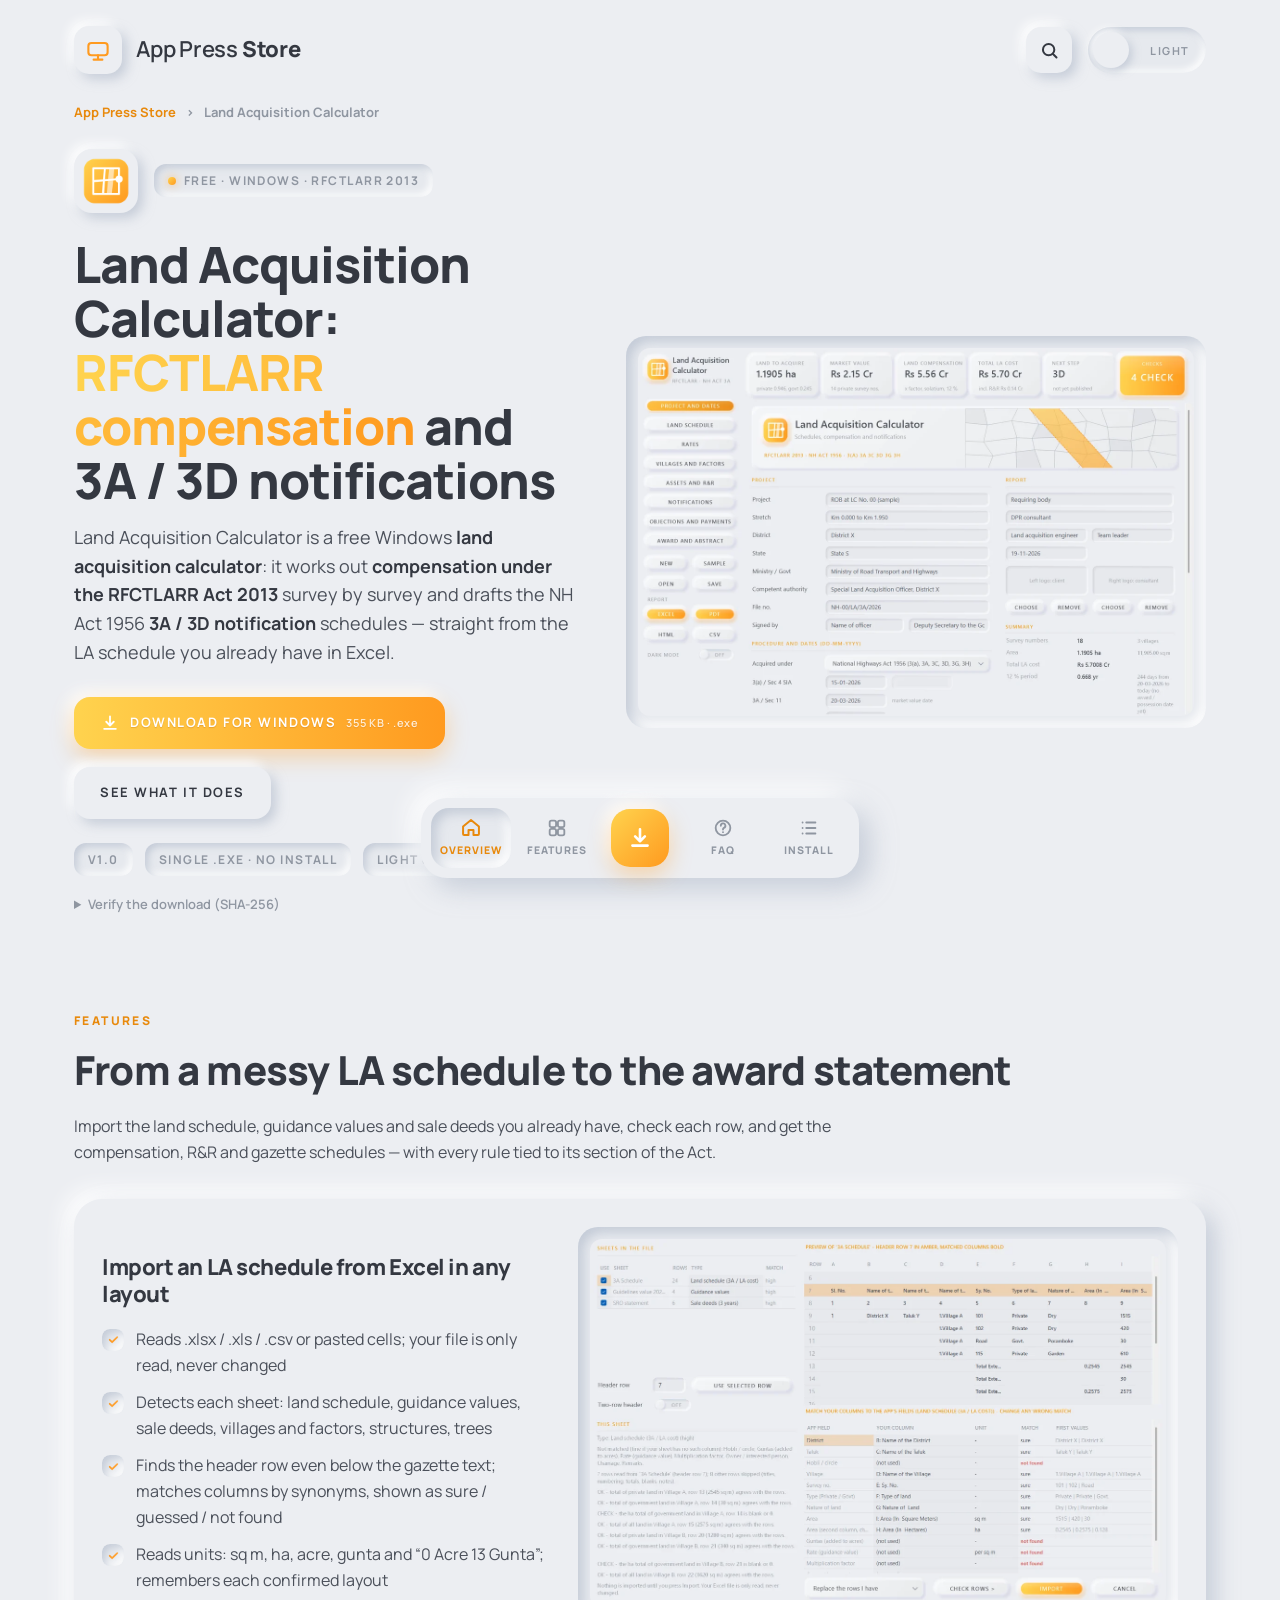
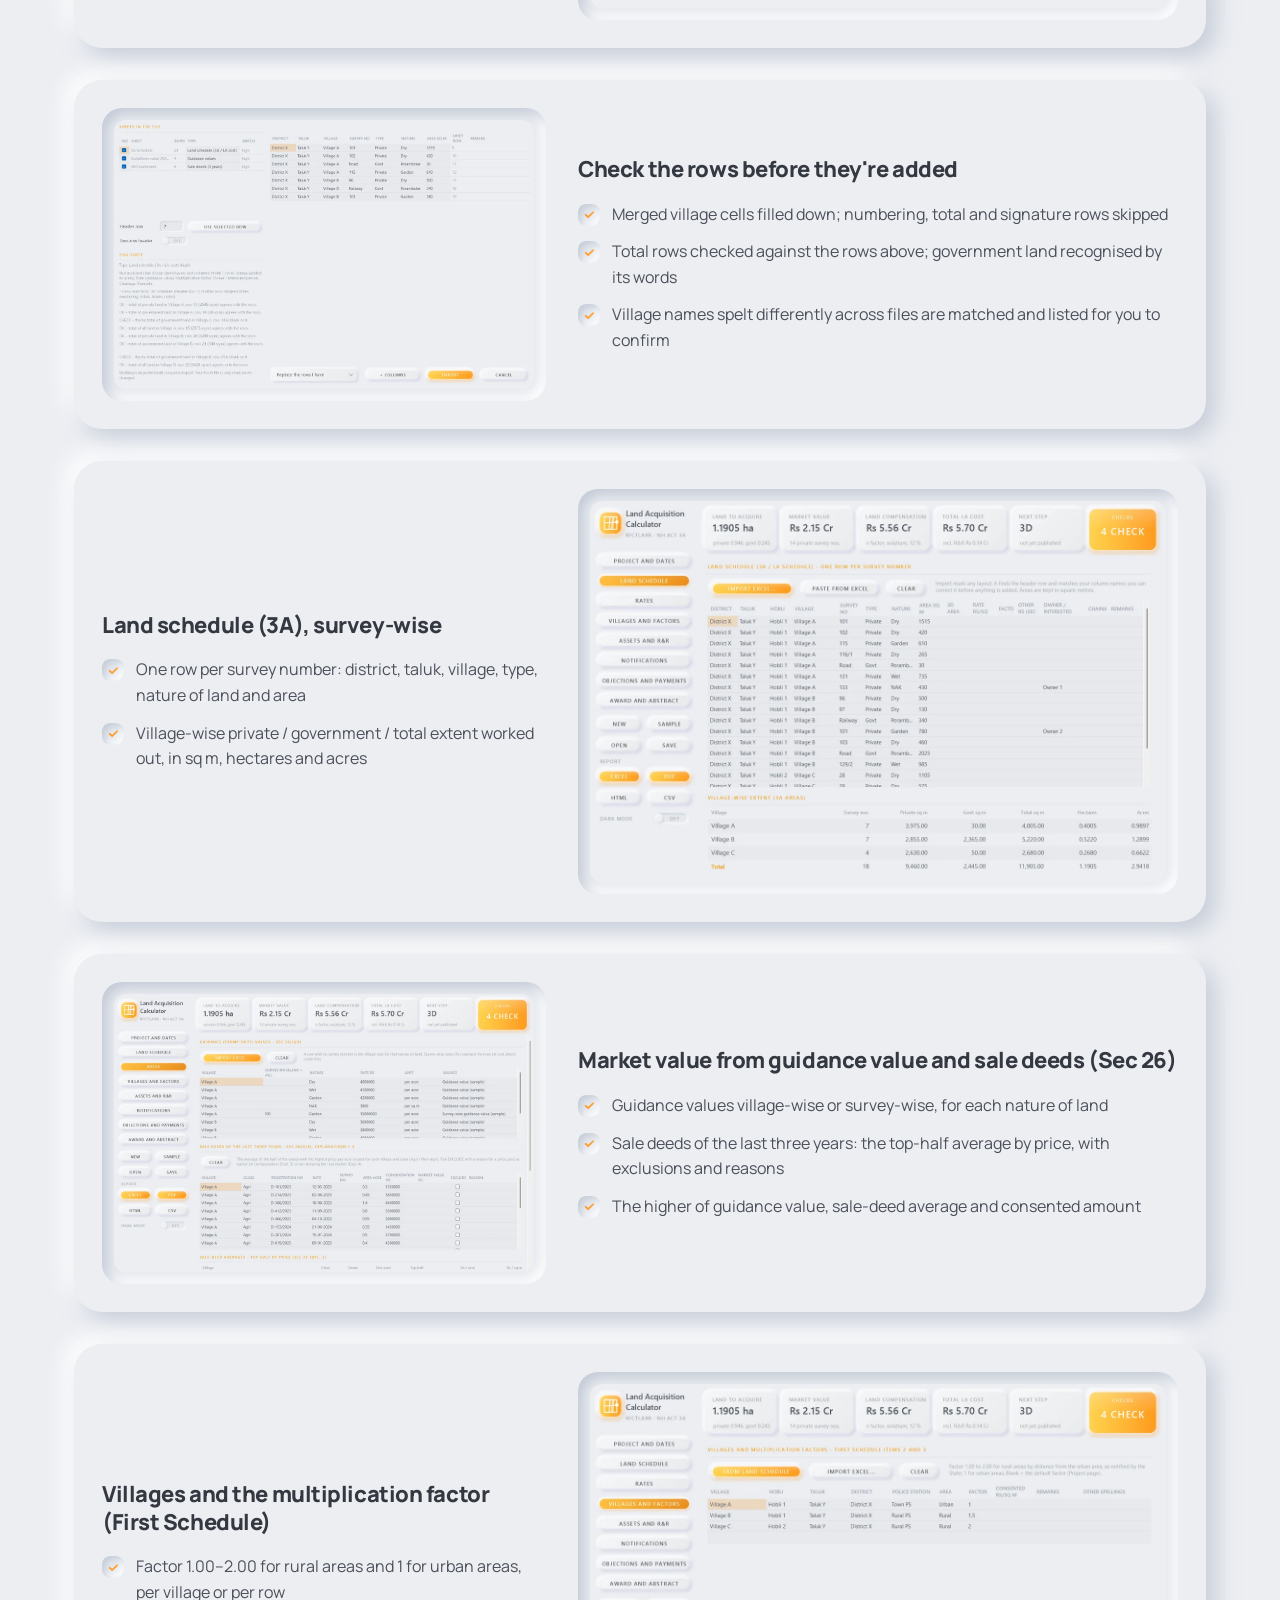
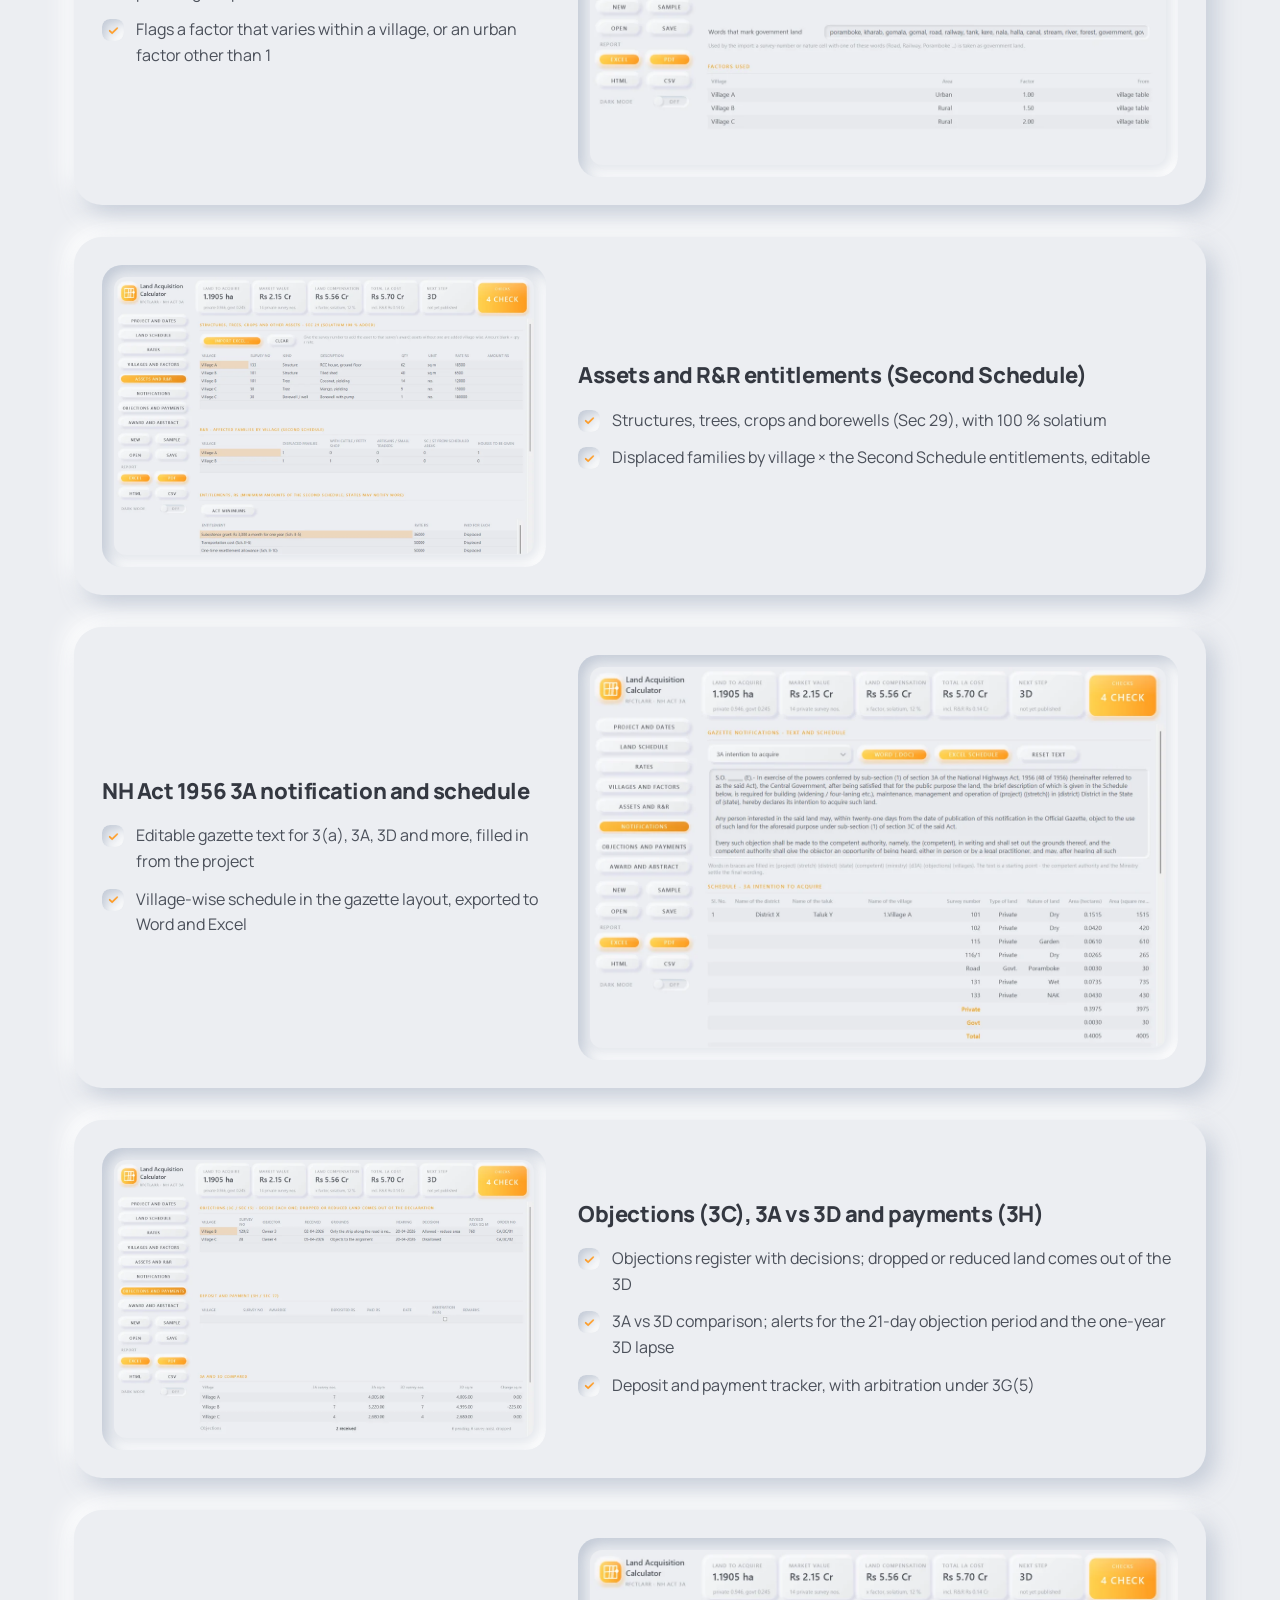
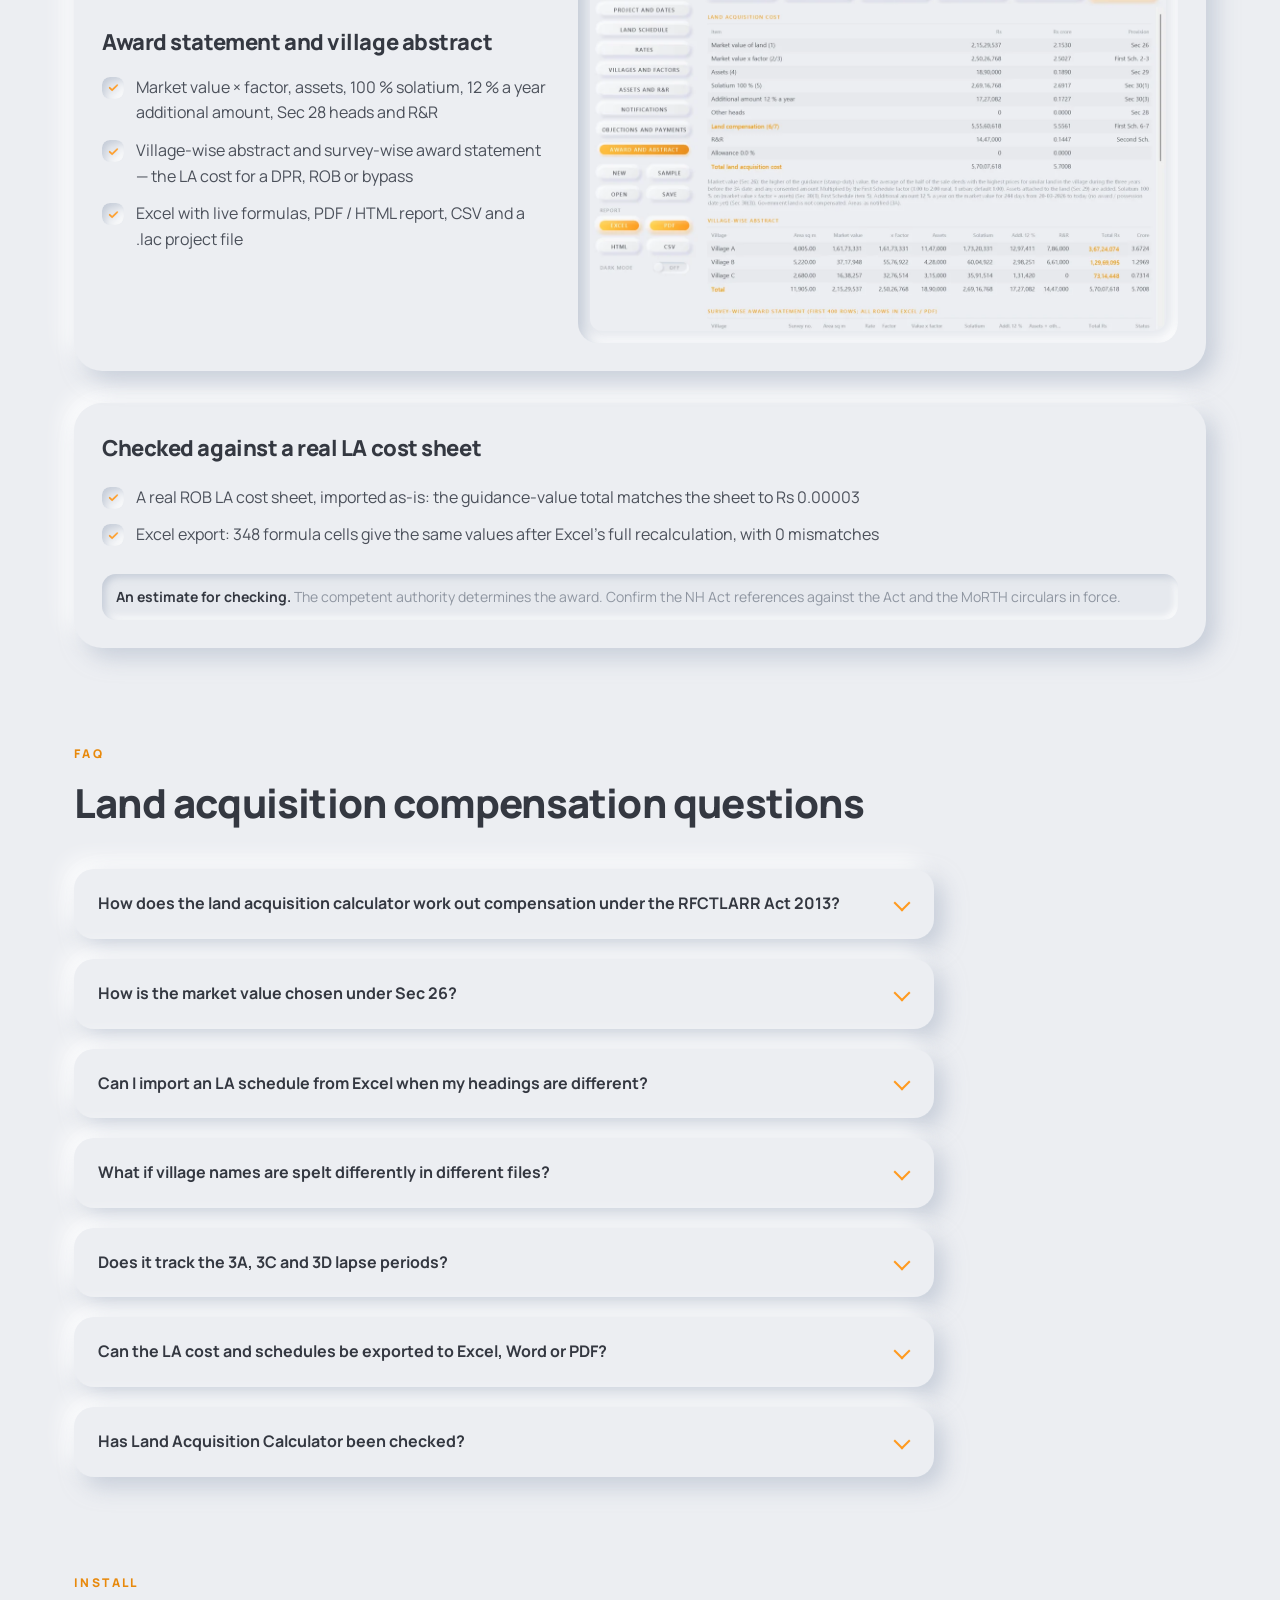
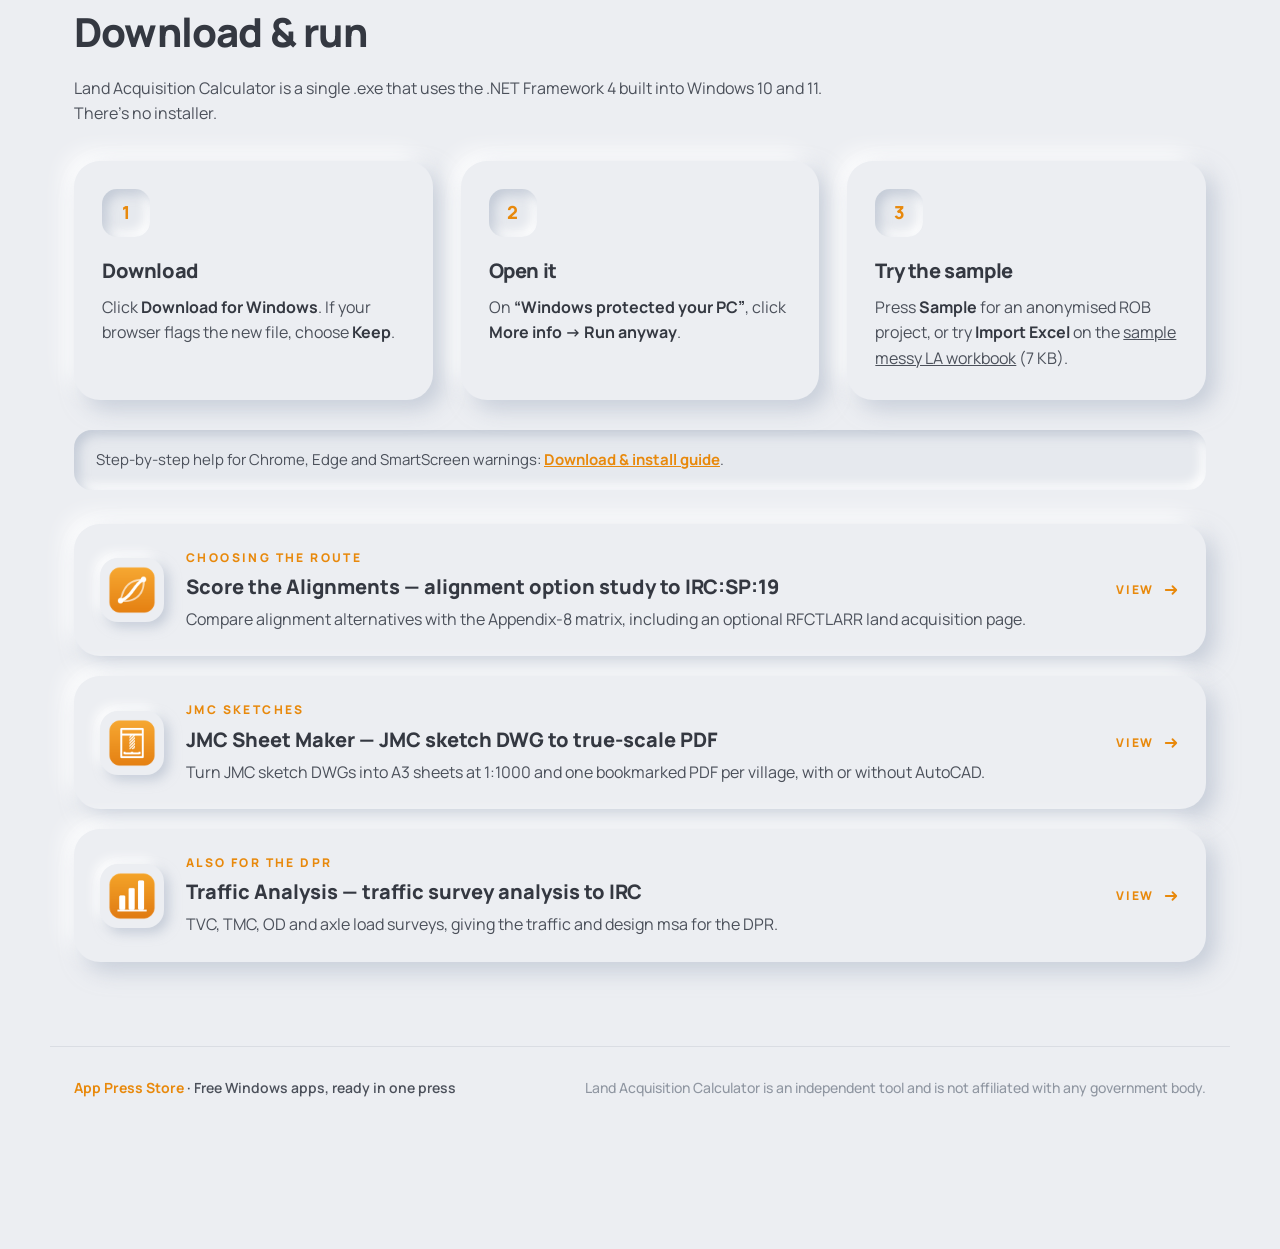
<file: land-acquisition-calculator/index.html>
<!doctype html>
<html lang="en">
<head>
  <meta charset="utf-8">
  <meta name="viewport" content="width=device-width, initial-scale=1">
  <title>Land Acquisition Calculator – RFCTLARR Compensation, 3A / 3D Schedules (NH Act)</title>
  <meta name="description" content="Free land acquisition calculator for Windows: compensation under the RFCTLARR Act 2013 (market value, multiplication factor, 100 % solatium, 12 % additional amount, R&amp;R) and NH Act 1956 3A / 3D notification schedules. Imports any LA schedule from Excel.">
  <meta name="keywords" content="land acquisition calculator, land acquisition compensation calculator, RFCTLARR Act 2013 compensation, solatium 100 %, 12 % additional amount, multiplication factor First Schedule, market value guidance value sale deeds Sec 26, NH Act 1956, 3(a), 3A, 3C, 3D, 3G notification, 3A schedule, LA schedule Excel, land schedule, R&amp;R entitlements Second Schedule, LA cost DPR, ROB, bypass">
  <meta name="robots" content="index, follow, max-image-preview:large">
  <link rel="canonical" href="https://apppress-store.github.io/land-acquisition-calculator/">
  <meta name="theme-color" content="#ECEEF2" media="(prefers-color-scheme: light)">
  <meta name="theme-color" content="#2A2D33" media="(prefers-color-scheme: dark)">

  <meta property="og:type" content="website">
  <meta property="og:site_name" content="App Press Store">
  <meta property="og:url" content="https://apppress-store.github.io/land-acquisition-calculator/">
  <meta property="og:title" content="Land Acquisition Calculator – RFCTLARR Compensation, 3A / 3D Schedules (NH Act)">
  <meta property="og:description" content="Free land acquisition compensation calculator for Windows: RFCTLARR Act 2013 compensation, R&amp;R and NH Act 3A / 3D schedules, imported from any Excel layout.">
  <meta property="og:image" content="https://apppress-store.github.io/assets/land-acquisition-calculator/og-land-acquisition-calculator.png">
  <meta property="og:image:width" content="1200">
  <meta property="og:image:height" content="630">
  <meta property="og:image:alt" content="Land Acquisition Calculator, project and dates page">
  <meta name="twitter:card" content="summary_large_image">
  <meta name="twitter:title" content="Land Acquisition Calculator – RFCTLARR Compensation, 3A / 3D Schedules (NH Act)">
  <meta name="twitter:description" content="Free land acquisition compensation calculator for Windows: RFCTLARR Act 2013, R&amp;R and NH Act 3A / 3D schedules.">
  <meta name="twitter:image" content="https://apppress-store.github.io/assets/land-acquisition-calculator/og-land-acquisition-calculator.png">

  <link rel="icon" href="/favicon.ico">
  <link rel="apple-touch-icon" href="/assets/land-acquisition-calculator-icon.png">

  <script type="application/ld+json">
  {
    "@context": "https://schema.org",
    "@graph": [
      {
        "@type": "SoftwareApplication",
        "@id": "https://apppress-store.github.io/land-acquisition-calculator/#app",
        "name": "Land Acquisition Calculator",
        "alternateName": ["RFCTLARR Compensation Calculator", "3A 3D Land Acquisition Schedule Software"],
        "url": "https://apppress-store.github.io/land-acquisition-calculator/",
        "description": "Free Windows land acquisition calculator: compensation under the RFCTLARR Act 2013 (market value from guidance value and sale deeds under Sec 26, First Schedule multiplication factor, assets, 100 % solatium, 12 % additional amount, R&R under the Second Schedule) and the National Highways Act 1956 3(a), 3A, 3C, 3D, 3G and 3H notification schedules. Imports LA schedules from Excel in any layout.",
        "applicationCategory": "EngineeringApplication",
        "applicationSubCategory": "Land acquisition",
        "operatingSystem": "Windows",
        "softwareVersion": "1.0",
        "fileSize": "355KB",
        "downloadUrl": "https://apppress-store.github.io/downloads/Land-Acquisition-Calculator.exe",
        "image": "https://apppress-store.github.io/assets/land-acquisition-calculator-icon.png",
        "screenshot": [
          "https://apppress-store.github.io/assets/land-acquisition-calculator/land-acquisition-calculator-project-and-dates.webp",
          "https://apppress-store.github.io/assets/land-acquisition-calculator/import-any-excel-layout-header-matching.webp",
          "https://apppress-store.github.io/assets/land-acquisition-calculator/award-and-village-abstract.webp",
          "https://apppress-store.github.io/assets/land-acquisition-calculator/gazette-notification-3a-schedule.webp"
        ],
        "isAccessibleForFree": true,
        "offers": { "@type": "Offer", "price": "0", "priceCurrency": "INR" },
        "publisher": { "@type": "Organization", "name": "App Press Store", "url": "https://apppress-store.github.io/" }
      },
      {
        "@type": "BreadcrumbList",
        "itemListElement": [
          { "@type": "ListItem", "position": 1, "name": "App Press Store", "item": "https://apppress-store.github.io/" },
          { "@type": "ListItem", "position": 2, "name": "Land Acquisition Calculator", "item": "https://apppress-store.github.io/land-acquisition-calculator/" }
        ]
      },
      {
        "@type": "FAQPage",
        "@id": "https://apppress-store.github.io/land-acquisition-calculator/#faq",
        "mainEntity": [
          { "@type": "Question", "name": "How does the land acquisition calculator work out compensation under the RFCTLARR Act 2013?",
            "acceptedAnswer": { "@type": "Answer", "text": "For each survey number: market value (Sec 26) × the First Schedule multiplication factor, plus the value of assets attached to the land (Sec 29), plus 100 % solatium on that amount (Sec 30(1)), plus the 12 % a year additional amount on the market value for the actual period from the 3A / Sec 11 date to the award or possession, whichever is earlier (Sec 30(3)). Sec 28 heads and R&R under the Second Schedule are added on top. Government land is not compensated unless you switch it on." } },
          { "@type": "Question", "name": "How is the market value chosen under Sec 26?",
            "acceptedAnswer": { "@type": "Answer", "text": "By default it is the higher of three: the guidance (stamp-duty) value, the average of the top half of the sale deeds by price per acre over the three years before the 3A / Sec 11 date, and any consented amount. Deeds can be excluded with a reason (an earlier LA award, or not showing the real market), and duplicates are dropped. You can also choose guidance only or sale deeds only." } },
          { "@type": "Question", "name": "Can I import an LA schedule from Excel when my headings are different?",
            "acceptedAnswer": { "@type": "Answer", "text": "Yes. The import finds the header row, even below gazette text, and joins two-row headings. It matches your column names to the app's fields using synonyms and tolerates spelling slips; each match is shown as sure, guessed or not found, and you can change any of them. Units are read from the headings (sq m, ha, acre, gunta, '0 Acre 13 Gunta'). Before anything is added, a row check fills merged villages down, skips numbering, total and signature rows, and checks the total rows against the rows above. Your Excel file is only read, never changed." } },
          { "@type": "Question", "name": "What if village names are spelt differently in different files?",
            "acceptedAnswer": { "@type": "Answer", "text": "The import matches a name with its words swapped or a letter different, and each part of an 'X uruf Y' name, to the villages in the land schedule. Each match is listed as a CHECK and can be corrected under Other spellings on the Villages page. Names that differ only in a short part, such as Village A and Village B or East and West, are never merged." } },
          { "@type": "Question", "name": "Does it track the 3A, 3C and 3D lapse periods?",
            "acceptedAnswer": { "@type": "Answer", "text": "Yes. It shows the 21-day objection period after the 3A notification, keeps the 3C objections register, and warns that the 3A lapses if the 3D declaration is not published within one year. The 3D schedule is the 3A schedule less the land dropped or reduced on objections, with a 3A vs 3D comparison. On the RFCTLARR track it follows Sec 11, 15, 19 and 23." } },
          { "@type": "Question", "name": "Can the LA cost and schedules be exported to Excel, Word or PDF?",
            "acceptedAnswer": { "@type": "Answer", "text": "Yes. The Excel workbook has live formulas for the survey-wise LA cost, village abstract, rates, R&R, 3A / 3D schedules and checks. The gazette text exports to Word (.doc) and the schedule to Excel in the gazette layout. A PDF / HTML report, CSV and a .lac project file are also available." } },
          { "@type": "Question", "name": "Has Land Acquisition Calculator been checked?",
            "acceptedAnswer": { "@type": "Answer", "text": "Yes. A real ROB LA cost sheet, imported as-is, gives the same guidance-value total as the sheet, to Rs 0.00003. In the Excel export, all 348 formula cells give the same values after Excel's full recalculation. It is an estimate for checking: the competent authority determines the award." } }
        ]
      }
    ]
  }
  </script>
  <link rel="preconnect" href="https://fonts.googleapis.com">
  <link rel="preconnect" href="https://fonts.gstatic.com" crossorigin>
  <link href="https://fonts.googleapis.com/css2?family=Manrope:wght@400;500;600;700;800&display=swap" rel="stylesheet">
  <link rel="stylesheet" href="/styles.css">
  <script>
    (function () {
      var t = null;
      try { t = localStorage.getItem('apppress-theme'); } catch (e) {}
      if (t !== 'light' && t !== 'dark') t = matchMedia('(prefers-color-scheme: dark)').matches ? 'dark' : 'light';
      document.documentElement.setAttribute('data-theme', t);
    })();
  </script>
</head>
<body>

  <header class="topbar">
    <a class="brand" href="/" aria-label="App Press Store home">
      <span class="logo raised" aria-hidden="true">
        <svg viewBox="0 0 32 32"><rect x="5" y="8" width="22" height="14" rx="3.5"/><path d="M16 22v4M11 27h10"/></svg>
      </span>
      <span class="brand-name">App Press <b>Store</b></span>
    </a>
    <div class="top-actions">
      <a class="icon-btn" href="/#home" aria-label="Search all apps" title="Search all apps">
        <svg viewBox="0 0 24 24" aria-hidden="true"><circle cx="11" cy="11" r="6.5"/><path d="m16 16 4 4"/></svg>
      </a>
      <button class="switch" id="themeSwitch" type="button" role="switch" aria-checked="false" aria-label="Dark mode">
        <span class="switch-label switch-off">Light</span>
        <span class="switch-label switch-on">Dark</span>
        <span class="switch-knob" aria-hidden="true"></span>
      </button>
    </div>
  </header>

  <main>
    <!-- ============ OVERVIEW ============ -->
    <section id="overview" class="section app-page">
      <nav class="crumbs" aria-label="Breadcrumb"><a href="/">App Press Store</a><span aria-hidden="true">›</span><span>Land Acquisition Calculator</span></nav>

      <div class="hero">
        <div>
          <div class="app-top">
            <img class="app-icon" src="/assets/land-acquisition-calculator-icon.png" width="64" height="64" alt="Land Acquisition Calculator icon">
            <p class="eyebrow inset-pill"><span class="dot"></span> Free · Windows · RFCTLARR 2013</p>
          </div>
          <h1>Land Acquisition Calculator: <span class="amber-text">RFCTLARR compensation</span> and 3A / 3D notifications</h1>
          <p class="lead">Land Acquisition Calculator is a free Windows <b>land acquisition calculator</b>: it works out <b>compensation under the RFCTLARR Act 2013</b> survey by survey and drafts the NH Act 1956 <b>3A / 3D notification</b> schedules — straight from the LA schedule you already have in Excel.</p>
          <div class="cta-row">
            <a class="btn btn-amber" href="/downloads/Land-Acquisition-Calculator.exe" download="Land-Acquisition-Calculator.exe">
              <svg viewBox="0 0 24 24" aria-hidden="true"><path d="M12 4v11m0 0-4.5-4.5M12 15l4.5-4.5M5 19h14"/></svg>
              Download for Windows <small>355 KB · .exe</small>
            </a>
            <a class="btn btn-soft" href="#features">See what it does</a>
          </div>
          <ul class="facts">
            <li class="inset-pill">v1.0</li>
            <li class="inset-pill">Single .exe · no install</li>
            <li class="inset-pill">Light &amp; dark</li>
          </ul>
          <details class="hash">
            <summary>Verify the download (SHA-256)</summary>
            <code class="inset">8B74D6EF5E38F784392D8BCA86C1BF36E17AE77AF80FD9D9D11750F2ED3E0DD7</code>
            <p>In PowerShell: <code>Get-FileHash "Land-Acquisition-Calculator.exe"</code></p>
          </details>
        </div>
        <div class="shot-well inset hero-shot">
          <img class="shot-light" src="/assets/land-acquisition-calculator/land-acquisition-calculator-project-and-dates.webp" width="1200" height="794" alt="Land acquisition calculator project page with land to acquire, market value, compensation and NH Act notification dates">
          <img class="shot-dark" src="/assets/land-acquisition-calculator/land-acquisition-calculator-dark-mode.webp" width="1200" height="794" alt="Land Acquisition Calculator award and abstract in dark mode">
        </div>
      </div>
    </section>

    <!-- ============ FEATURES ============ -->
    <section id="features" class="section">
      <div class="section-head">
        <p class="kicker">Features</p>
        <h2>From a messy LA schedule to the award statement</h2>
        <p class="section-lead">Import the land schedule, guidance values and sale deeds you already have, check each row, and get the compensation, R&amp;R and gazette schedules — with every rule tied to its section of the Act.</p>
      </div>

      <div class="feature-rows">
        <article class="feature-row raised">
          <div class="feature-text">
            <h3>Import an LA schedule from Excel in any layout</h3>
            <ul class="features">
              <li>Reads .xlsx / .xls / .csv or pasted cells; your file is only read, never changed</li>
              <li>Detects each sheet: land schedule, guidance values, sale deeds, villages and factors, structures, trees</li>
              <li>Finds the header row even below the gazette text; matches columns by synonyms, shown as sure / guessed / not found</li>
              <li>Reads units: sq m, ha, acre, gunta and “0 Acre 13 Gunta”; remembers each confirmed layout</li>
            </ul>
          </div>
          <div class="shot-well inset"><img src="/assets/land-acquisition-calculator/import-any-excel-layout-header-matching.webp" width="1200" height="769" loading="lazy" alt="Importing an LA schedule from Excel with header-row detection and column matching"></div>
        </article>

        <article class="feature-row raised">
          <div class="feature-text">
            <h3>Check the rows before they're added</h3>
            <ul class="features">
              <li>Merged village cells filled down; numbering, total and signature rows skipped</li>
              <li>Total rows checked against the rows above; government land recognised by its words</li>
              <li>Village names spelt differently across files are matched and listed for you to confirm</li>
            </ul>
          </div>
          <div class="shot-well inset"><img src="/assets/land-acquisition-calculator/import-check-rows-before-adding.webp" width="1200" height="769" loading="lazy" alt="Checking imported land schedule rows before adding them"></div>
        </article>

        <article class="feature-row raised">
          <div class="feature-text">
            <h3>Land schedule (3A), survey-wise</h3>
            <ul class="features">
              <li>One row per survey number: district, taluk, village, type, nature of land and area</li>
              <li>Village-wise private / government / total extent worked out, in sq m, hectares and acres</li>
            </ul>
          </div>
          <div class="shot-well inset"><img src="/assets/land-acquisition-calculator/land-schedule-3a-survey-wise.webp" width="1200" height="794" loading="lazy" alt="Survey-wise 3A land schedule with village-wise extent"></div>
        </article>

        <article class="feature-row raised">
          <div class="feature-text">
            <h3>Market value from guidance value and sale deeds (Sec 26)</h3>
            <ul class="features">
              <li>Guidance values village-wise or survey-wise, for each nature of land</li>
              <li>Sale deeds of the last three years: the top-half average by price, with exclusions and reasons</li>
              <li>The higher of guidance value, sale-deed average and consented amount</li>
            </ul>
          </div>
          <div class="shot-well inset"><img src="/assets/land-acquisition-calculator/guidance-value-and-sale-deeds-sec-26.webp" width="1200" height="794" loading="lazy" alt="Market value from guidance value and sale deeds under Sec 26 of the RFCTLARR Act"></div>
        </article>

        <article class="feature-row raised">
          <div class="feature-text">
            <h3>Villages and the multiplication factor (First Schedule)</h3>
            <ul class="features">
              <li>Factor 1.00–2.00 for rural areas and 1 for urban areas, per village or per row</li>
              <li>Flags a factor that varies within a village, or an urban factor other than 1</li>
            </ul>
          </div>
          <div class="shot-well inset"><img src="/assets/land-acquisition-calculator/villages-multiplication-factor-first-schedule.webp" width="1200" height="794" loading="lazy" alt="Villages and multiplication factor under the First Schedule"></div>
        </article>

        <article class="feature-row raised">
          <div class="feature-text">
            <h3>Assets and R&amp;R entitlements (Second Schedule)</h3>
            <ul class="features">
              <li>Structures, trees, crops and borewells (Sec 29), with 100 % solatium</li>
              <li>Displaced families by village × the Second Schedule entitlements, editable</li>
            </ul>
          </div>
          <div class="shot-well inset"><img src="/assets/land-acquisition-calculator/assets-and-rr-second-schedule.webp" width="1200" height="794" loading="lazy" alt="Assets and R&amp;R entitlements under the Second Schedule"></div>
        </article>

        <article class="feature-row raised">
          <div class="feature-text">
            <h3>NH Act 1956 3A notification and schedule</h3>
            <ul class="features">
              <li>Editable gazette text for 3(a), 3A, 3D and more, filled in from the project</li>
              <li>Village-wise schedule in the gazette layout, exported to Word and Excel</li>
            </ul>
          </div>
          <div class="shot-well inset"><img src="/assets/land-acquisition-calculator/gazette-notification-3a-schedule.webp" width="1200" height="794" loading="lazy" alt="NH Act 1956 3A gazette notification and schedule"></div>
        </article>

        <article class="feature-row raised">
          <div class="feature-text">
            <h3>Objections (3C), 3A vs 3D and payments (3H)</h3>
            <ul class="features">
              <li>Objections register with decisions; dropped or reduced land comes out of the 3D</li>
              <li>3A vs 3D comparison; alerts for the 21-day objection period and the one-year 3D lapse</li>
              <li>Deposit and payment tracker, with arbitration under 3G(5)</li>
            </ul>
          </div>
          <div class="shot-well inset"><img src="/assets/land-acquisition-calculator/objections-3c-and-payments-3h.webp" width="1200" height="794" loading="lazy" alt="3C objections register, 3A vs 3D comparison and 3H payments"></div>
        </article>

        <article class="feature-row raised">
          <div class="feature-text">
            <h3>Award statement and village abstract</h3>
            <ul class="features">
              <li>Market value × factor, assets, 100 % solatium, 12 % a year additional amount, Sec 28 heads and R&amp;R</li>
              <li>Village-wise abstract and survey-wise award statement — the LA cost for a DPR, ROB or bypass</li>
              <li>Excel with live formulas, PDF / HTML report, CSV and a .lac project file</li>
            </ul>
          </div>
          <div class="shot-well inset"><img src="/assets/land-acquisition-calculator/award-and-village-abstract.webp" width="1200" height="794" loading="lazy" alt="Land acquisition compensation award statement and village-wise abstract"></div>
        </article>
      </div>

      <div class="validation raised">
        <h3>Checked against a real LA cost sheet</h3>
        <ul class="features">
          <li>A real ROB LA cost sheet, imported as-is: the guidance-value total matches the sheet to Rs 0.00003</li>
          <li>Excel export: 348 formula cells give the same values after Excel's full recalculation, with 0 mismatches</li>
        </ul>
        <p class="note"><b>An estimate for checking.</b> The competent authority determines the award. Confirm the NH Act references against the Act and the MoRTH circulars in force.</p>
      </div>
    </section>

    <!-- ============ FAQ ============ -->
    <section id="faq" class="section">
      <div class="section-head">
        <p class="kicker">FAQ</p>
        <h2>Land acquisition compensation questions</h2>
      </div>
      <div class="faq">
        <details class="raised">
          <summary>How does the land acquisition calculator work out compensation under the RFCTLARR Act 2013?</summary>
          <p>For each survey number: market value (Sec 26) × the First Schedule multiplication factor, plus the value of assets attached to the land (Sec 29), plus 100 % solatium on that amount (Sec 30(1)), plus the 12 % a year additional amount on the market value for the actual period from the 3A / Sec 11 date to the award or possession, whichever is earlier (Sec 30(3)). Sec 28 heads and R&amp;R under the Second Schedule are added on top. Government land is not compensated unless you switch it on.</p>
        </details>
        <details class="raised">
          <summary>How is the market value chosen under Sec 26?</summary>
          <p>By default it is the higher of three: the guidance (stamp-duty) value, the average of the top half of the sale deeds by price per acre over the three years before the 3A / Sec 11 date, and any consented amount. Deeds can be excluded with a reason (an earlier LA award, or not showing the real market), and duplicates are dropped. You can also choose guidance only or sale deeds only.</p>
        </details>
        <details class="raised">
          <summary>Can I import an LA schedule from Excel when my headings are different?</summary>
          <p>Yes. The import finds the header row, even below gazette text, and joins two-row headings. It matches your column names to the app's fields using synonyms and tolerates spelling slips; each match is shown as sure, guessed or not found, and you can change any of them. Units are read from the headings (sq m, ha, acre, gunta, '0 Acre 13 Gunta'). Before anything is added, a row check fills merged villages down, skips numbering, total and signature rows, and checks the total rows against the rows above. Your Excel file is only read, never changed.</p>
        </details>
        <details class="raised">
          <summary>What if village names are spelt differently in different files?</summary>
          <p>The import matches a name with its words swapped or a letter different, and each part of an 'X uruf Y' name, to the villages in the land schedule. Each match is listed as a CHECK and can be corrected under Other spellings on the Villages page. Names that differ only in a short part, such as Village A and Village B or East and West, are never merged.</p>
        </details>
        <details class="raised">
          <summary>Does it track the 3A, 3C and 3D lapse periods?</summary>
          <p>Yes. It shows the 21-day objection period after the 3A notification, keeps the 3C objections register, and warns that the 3A lapses if the 3D declaration is not published within one year. The 3D schedule is the 3A schedule less the land dropped or reduced on objections, with a 3A vs 3D comparison. On the RFCTLARR track it follows Sec 11, 15, 19 and 23.</p>
        </details>
        <details class="raised">
          <summary>Can the LA cost and schedules be exported to Excel, Word or PDF?</summary>
          <p>Yes. The Excel workbook has live formulas for the survey-wise LA cost, village abstract, rates, R&amp;R, 3A / 3D schedules and checks. The gazette text exports to Word (.doc) and the schedule to Excel in the gazette layout. A PDF / HTML report, CSV and a .lac project file are also available.</p>
        </details>
        <details class="raised">
          <summary>Has Land Acquisition Calculator been checked?</summary>
          <p>Yes. A real ROB LA cost sheet, imported as-is, gives the same guidance-value total as the sheet, to Rs 0.00003. In the Excel export, all 348 formula cells give the same values after Excel's full recalculation. It is an estimate for checking: the competent authority determines the award.</p>
        </details>
      </div>
    </section>

    <!-- ============ INSTALL + RELATED ============ -->
    <section id="install" class="section">
      <div class="section-head">
        <p class="kicker">Install</p>
        <h2>Download &amp; run</h2>
        <p class="section-lead">Land Acquisition Calculator is a single .exe that uses the .NET Framework 4 built into Windows 10 and 11. There's no installer.</p>
      </div>
      <ol class="steps">
        <li class="step raised"><span class="step-num inset">1</span><h3>Download</h3><p>Click <b>Download for Windows</b>. If your browser flags the new file, choose <b>Keep</b>.</p></li>
        <li class="step raised"><span class="step-num inset">2</span><h3>Open it</h3><p>On <b>“Windows protected your PC”</b>, click <b>More info → Run anyway</b>.</p></li>
        <li class="step raised"><span class="step-num inset">3</span><h3>Try the sample</h3><p>Press <b>Sample</b> for an anonymised ROB project, or try <b>Import Excel</b> on the <a href="/downloads/Sample-LA-workbook-try-import.xlsx" download>sample messy LA workbook</a> (7 KB).</p></li>
      </ol>
      <p class="tip inset">Step-by-step help for Chrome, Edge and SmartScreen warnings: <a href="/#install">Download &amp; install guide</a>.</p>

      <a class="related raised" href="/score-the-alignments/">
        <img class="app-icon" src="/assets/score-the-alignments-icon.png" width="64" height="64" alt="">
        <span>
          <span class="kicker">Choosing the route</span>
          <span class="tile-name">Score the Alignments — alignment option study to IRC:SP:19</span>
          <span class="tile-desc">Compare alignment alternatives with the Appendix-8 matrix, including an optional RFCTLARR land acquisition page.</span>
        </span>
        <span class="tile-go">View <svg viewBox="0 0 24 24" aria-hidden="true"><path d="M5 12h14m-5-5 5 5-5 5"/></svg></span>
      </a>
      <a class="related raised" href="/jmc-sheet-maker/">
        <img class="app-icon" src="/assets/jmc-sheet-maker-icon.png" width="64" height="64" alt="">
        <span>
          <span class="kicker">JMC sketches</span>
          <span class="tile-name">JMC Sheet Maker — JMC sketch DWG to true-scale PDF</span>
          <span class="tile-desc">Turn JMC sketch DWGs into A3 sheets at 1:1000 and one bookmarked PDF per village, with or without AutoCAD.</span>
        </span>
        <span class="tile-go">View <svg viewBox="0 0 24 24" aria-hidden="true"><path d="M5 12h14m-5-5 5 5-5 5"/></svg></span>
      </a>
      <a class="related raised" href="/traffic-analysis/">
        <img class="app-icon" src="/assets/traffic-analysis-icon.png" width="64" height="64" alt="">
        <span>
          <span class="kicker">Also for the DPR</span>
          <span class="tile-name">Traffic Analysis — traffic survey analysis to IRC</span>
          <span class="tile-desc">TVC, TMC, OD and axle load surveys, giving the traffic and design msa for the DPR.</span>
        </span>
        <span class="tile-go">View <svg viewBox="0 0 24 24" aria-hidden="true"><path d="M5 12h14m-5-5 5 5-5 5"/></svg></span>
      </a>
    </section>
  </main>

  <footer class="footer">
    <p><a href="/">App Press Store</a> · Free Windows apps, ready in one press</p>
    <p class="muted">Land Acquisition Calculator is an independent tool and is not affiliated with any government body.</p>
  </footer>

  <nav class="dock raised" aria-label="Sections">
    <span class="dock-indicator inset" aria-hidden="true"></span>
    <a class="dock-item is-active" href="#overview" data-section="overview">
      <svg viewBox="0 0 24 24" aria-hidden="true"><path d="M4 11.5 12 5l8 6.5V19a1 1 0 0 1-1 1h-4.5v-5h-5v5H5a1 1 0 0 1-1-1z"/></svg>
      <span>Overview</span>
    </a>
    <a class="dock-item" href="#features" data-section="features">
      <svg viewBox="0 0 24 24" aria-hidden="true"><rect x="4" y="4" width="7" height="7" rx="2"/><rect x="13" y="4" width="7" height="7" rx="2"/><rect x="4" y="13" width="7" height="7" rx="2"/><rect x="13" y="13" width="7" height="7" rx="2"/></svg>
      <span>Features</span>
    </a>
    <a class="dock-fab" href="/downloads/Land-Acquisition-Calculator.exe" download="Land-Acquisition-Calculator.exe" aria-label="Download Land Acquisition Calculator">
      <svg viewBox="0 0 24 24" aria-hidden="true"><path d="M12 4v11m0 0-4.5-4.5M12 15l4.5-4.5M5 19h14"/></svg>
    </a>
    <a class="dock-item" href="#faq" data-section="faq">
      <svg viewBox="0 0 24 24" aria-hidden="true"><circle cx="12" cy="12" r="8"/><path d="M9.6 9.5a2.5 2.5 0 1 1 3.4 2.3c-.6.3-1 .8-1 1.5v.4M12 16.5h.01"/></svg>
      <span>FAQ</span>
    </a>
    <a class="dock-item" href="#install" data-section="install">
      <svg viewBox="0 0 24 24" aria-hidden="true"><path d="M9 6h10M9 12h10M9 18h10M5 6h.01M5 12h.01M5 18h.01"/></svg>
      <span>Install</span>
    </a>
  </nav>

  <script src="/app.js"></script>
</body>
</html>
</file>
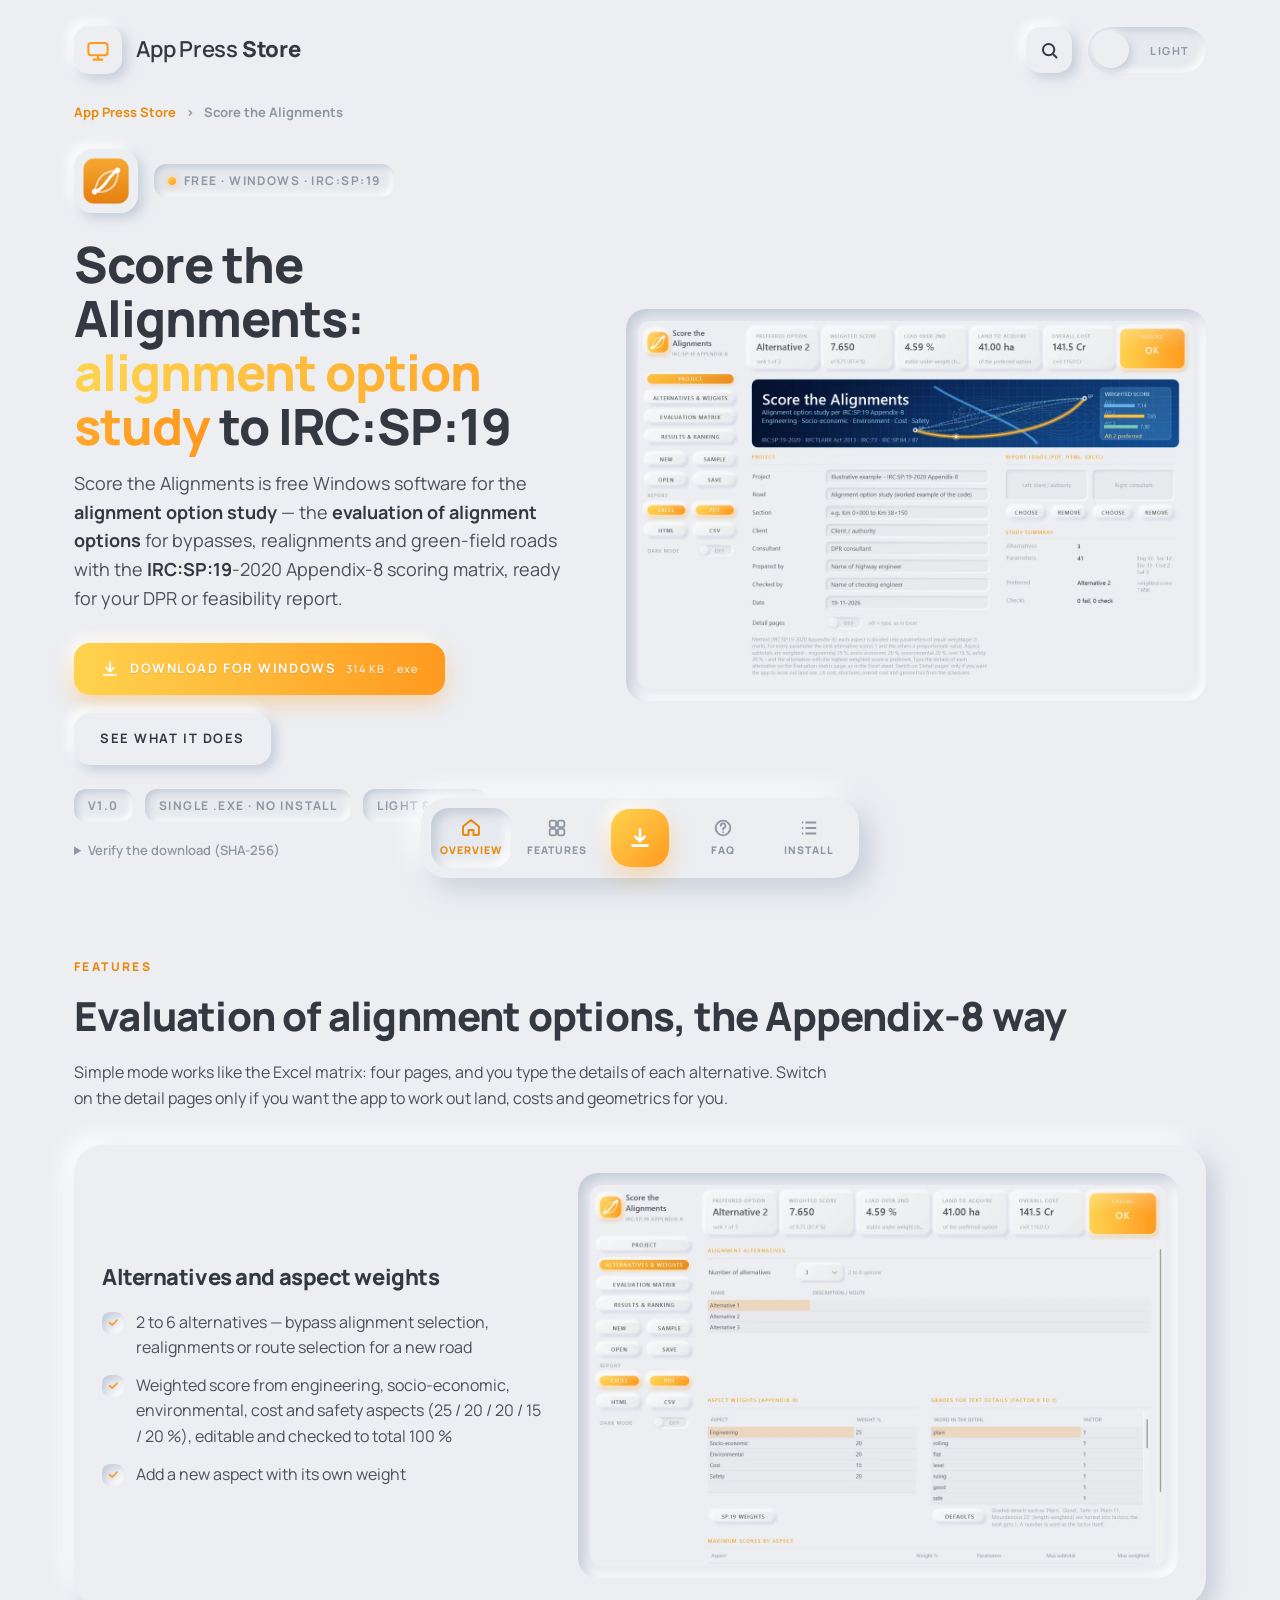
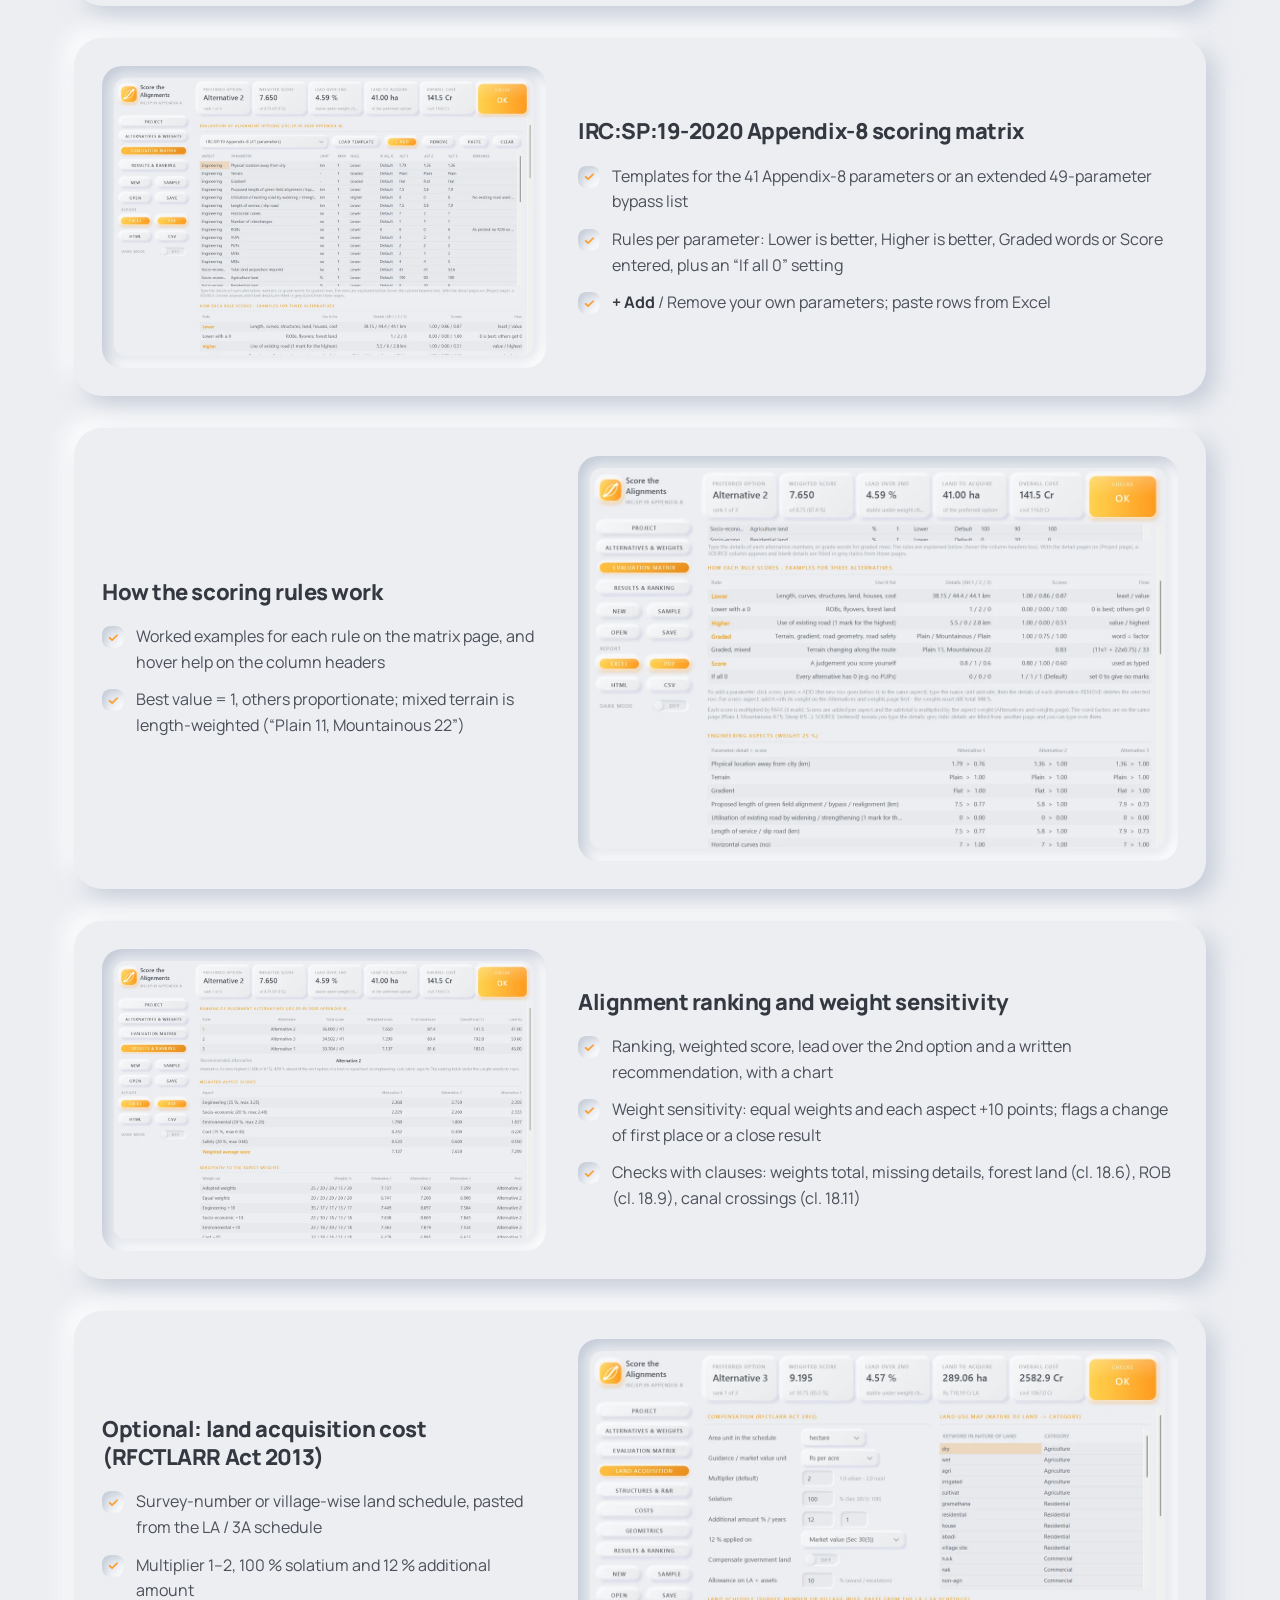
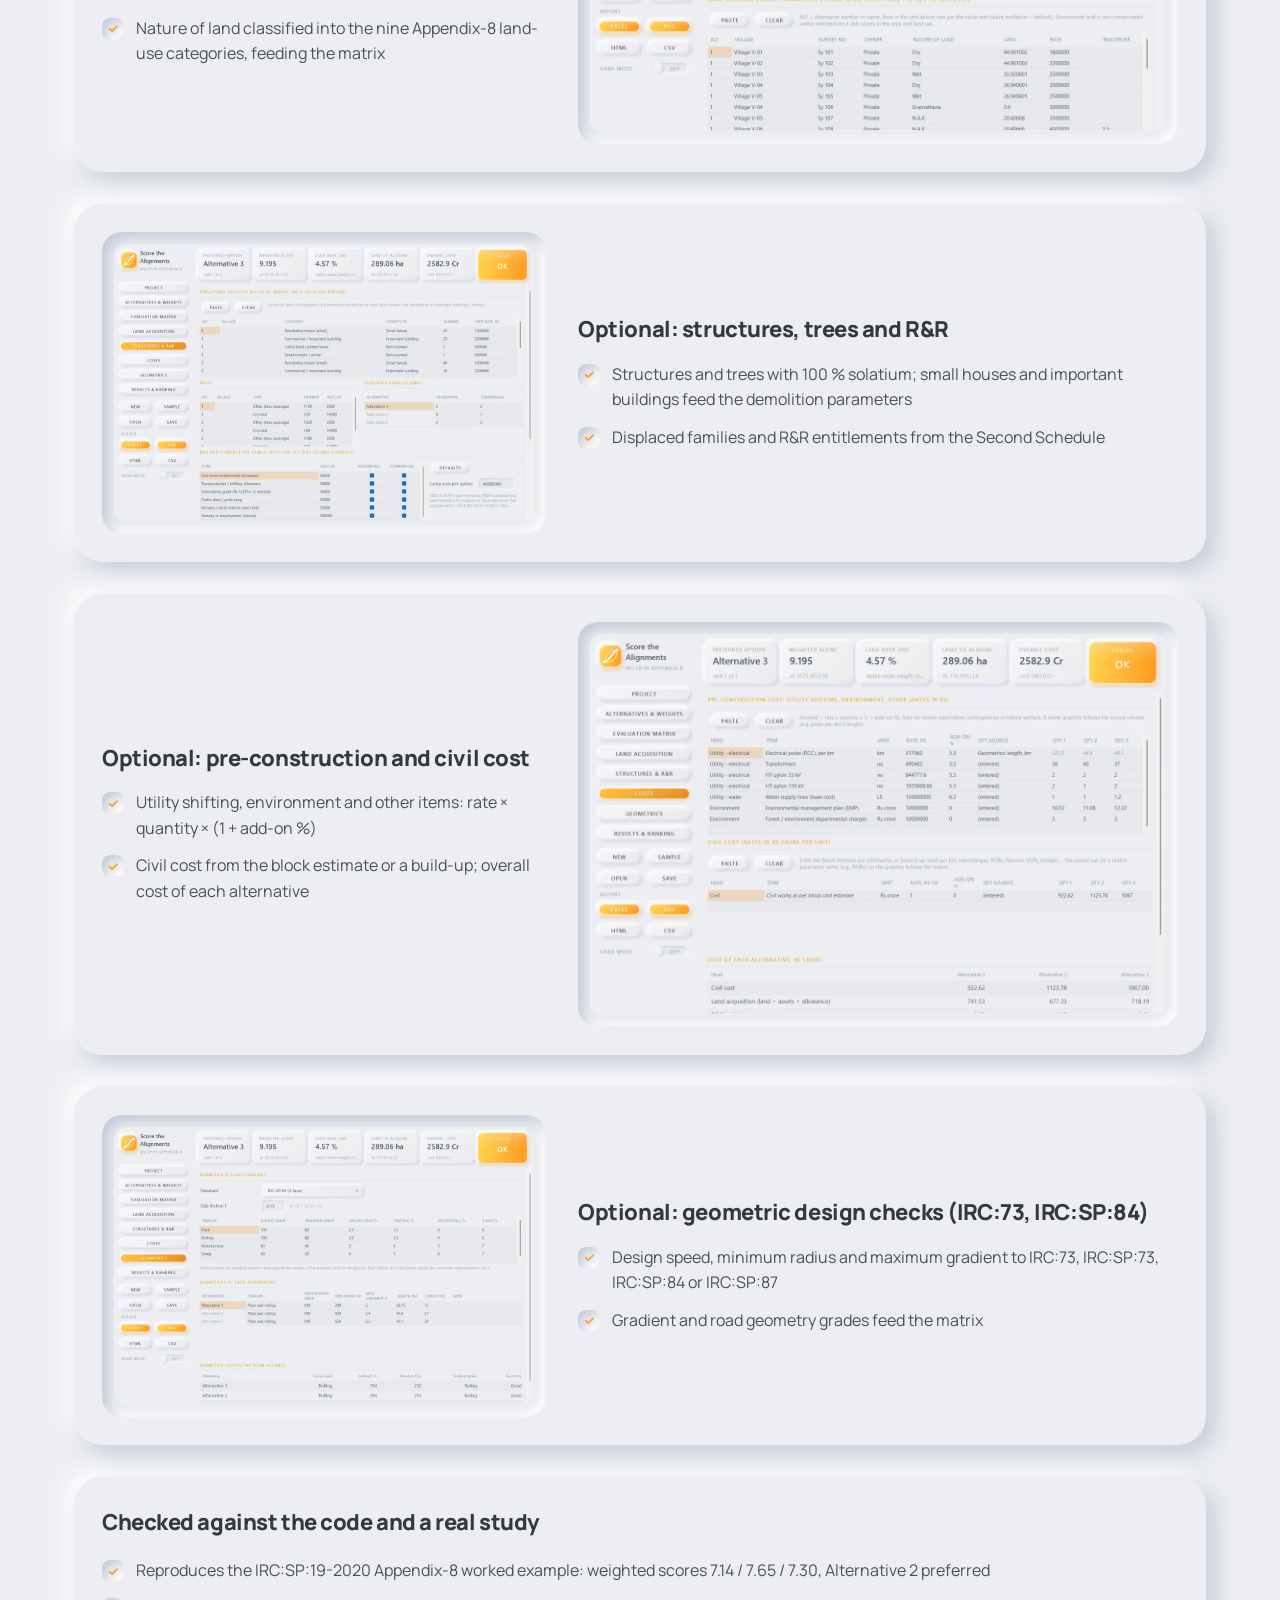
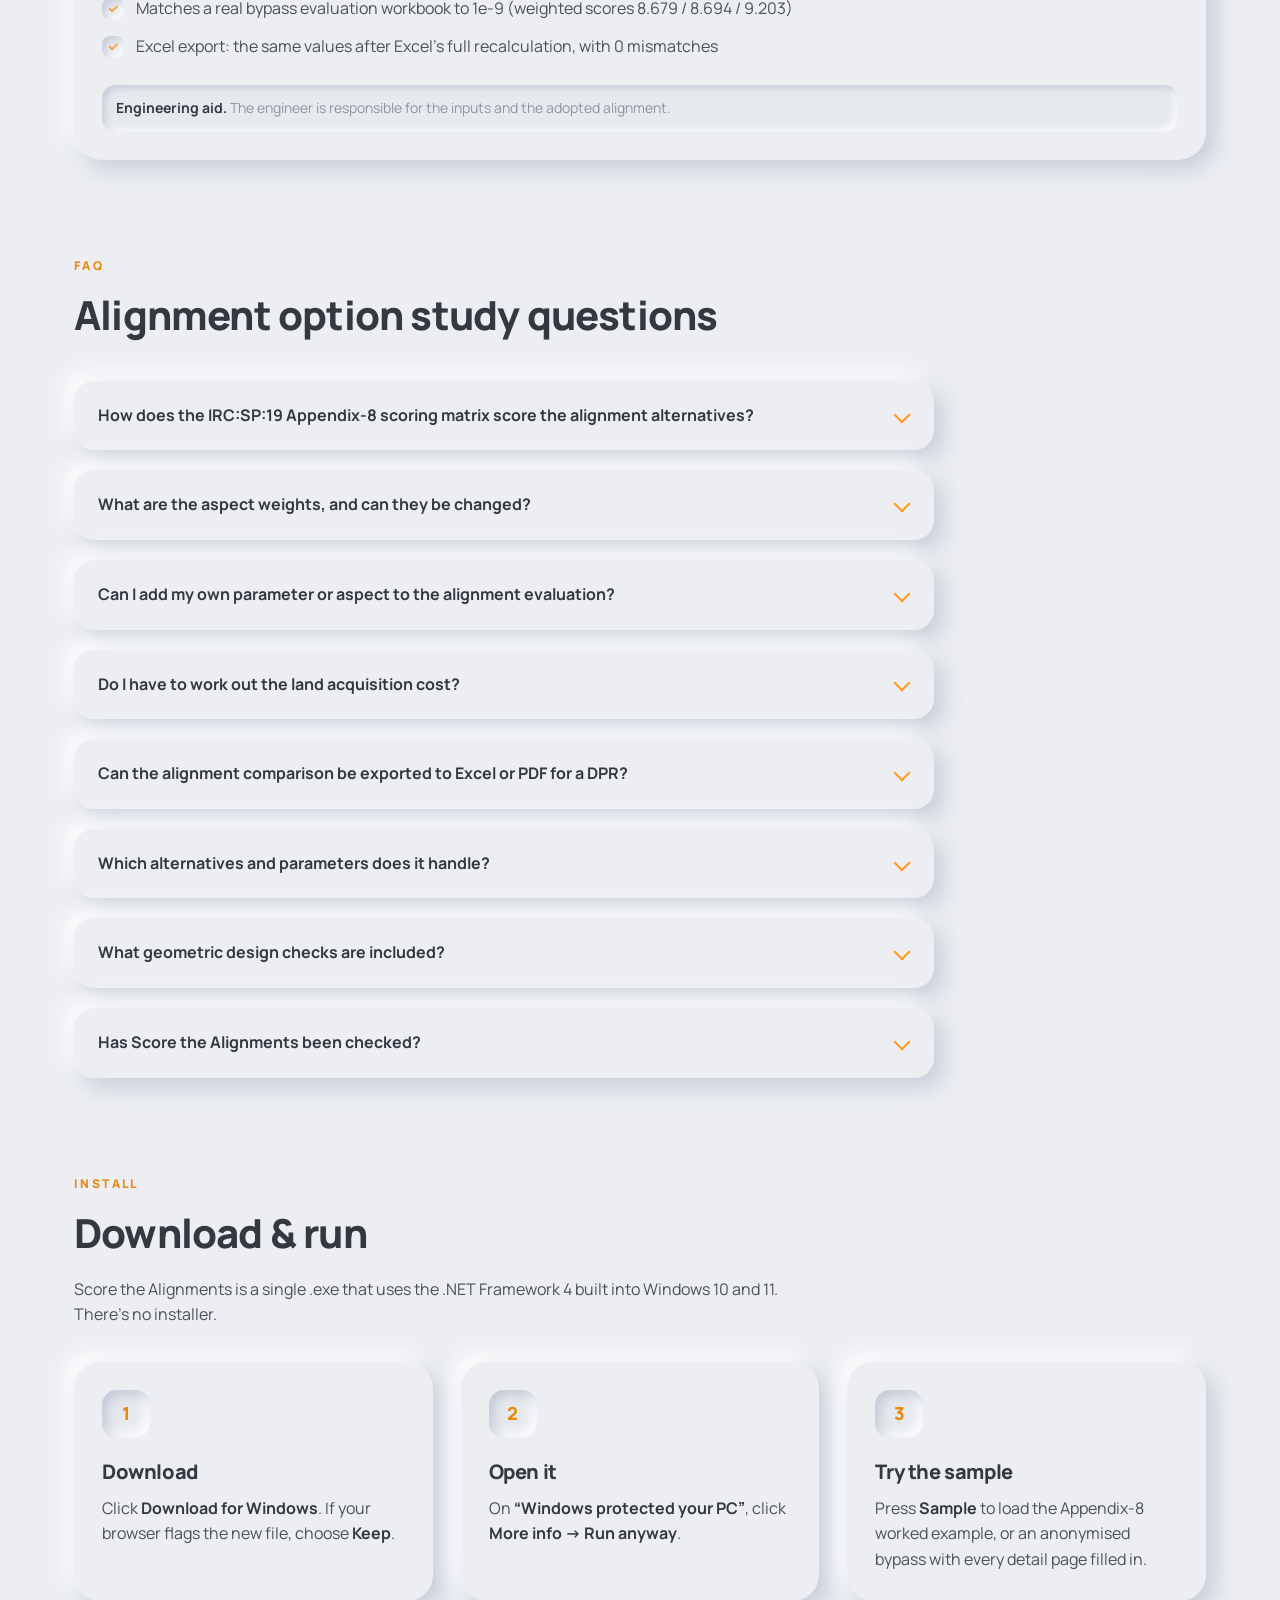
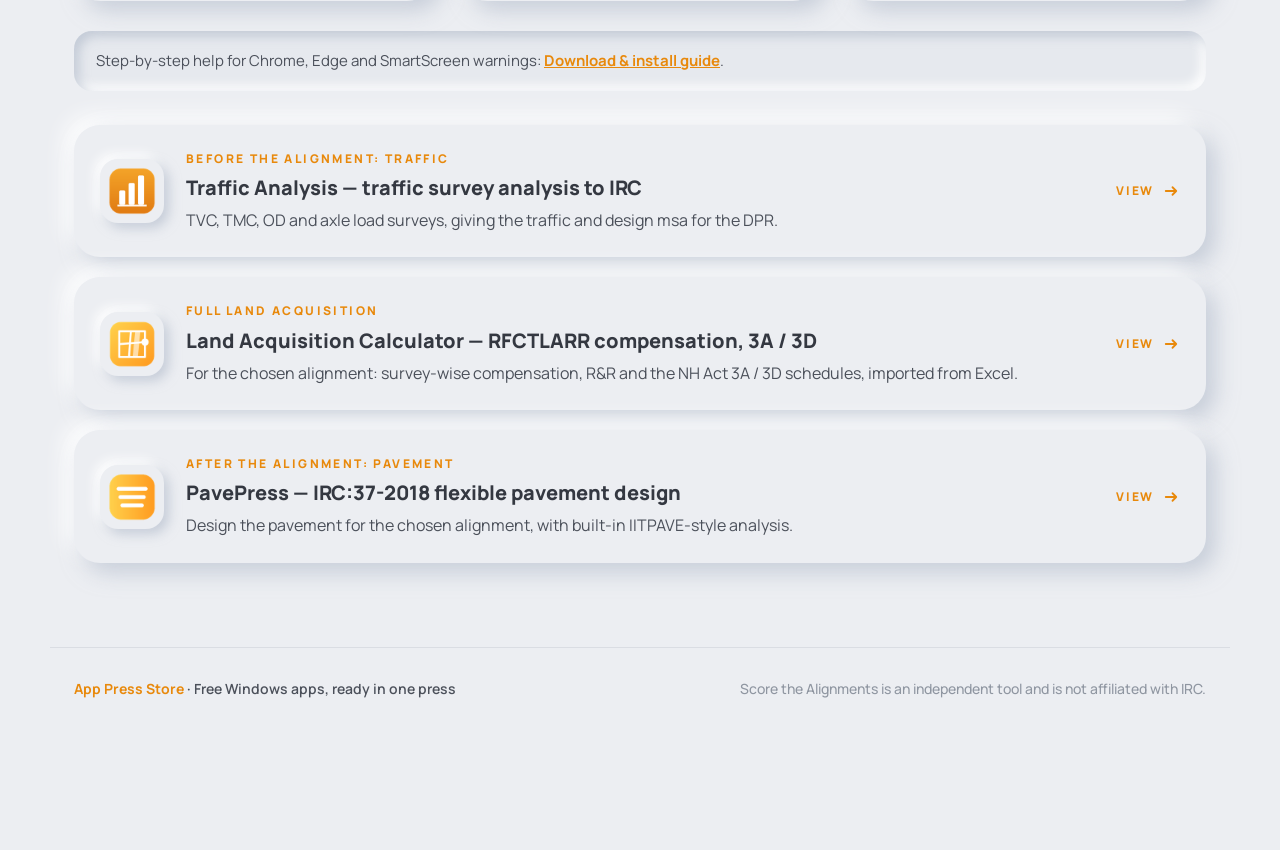
<file: score-the-alignments/index.html>
<!doctype html>
<html lang="en">
<head>
  <meta charset="utf-8">
  <meta name="viewport" content="width=device-width, initial-scale=1">
  <title>Score the Alignments – Alignment Option Study Software (IRC:SP:19 Appendix-8)</title>
  <meta name="description" content="Free alignment option study software for Windows: evaluation of alignment options with the IRC:SP:19-2020 Appendix-8 scoring matrix. Weighted engineering, socio-economic, environmental, cost and safety scores for bypass and route selection in a DPR or feasibility report.">
  <meta name="keywords" content="alignment option study, evaluation of alignment options, IRC:SP:19 Appendix-8, IRC SP 19 scoring matrix, bypass alignment selection, route selection, alignment comparison, DPR, feasibility report, weighted score, land acquisition cost, RFCTLARR Act 2013, geometric design checks, IRC:73, IRC:SP:84">
  <meta name="robots" content="index, follow, max-image-preview:large">
  <link rel="canonical" href="https://apppress-store.github.io/score-the-alignments/">
  <meta name="theme-color" content="#ECEEF2" media="(prefers-color-scheme: light)">
  <meta name="theme-color" content="#2A2D33" media="(prefers-color-scheme: dark)">

  <meta property="og:type" content="website">
  <meta property="og:site_name" content="App Press Store">
  <meta property="og:url" content="https://apppress-store.github.io/score-the-alignments/">
  <meta property="og:title" content="Score the Alignments – Alignment Option Study Software (IRC:SP:19 Appendix-8)">
  <meta property="og:description" content="Free alignment option study for Windows: the IRC:SP:19 Appendix-8 scoring matrix with weighted engineering, socio-economic, environmental, cost and safety scores.">
  <meta property="og:image" content="https://apppress-store.github.io/assets/score-the-alignments/og-score-the-alignments.png">
  <meta property="og:image:width" content="1200">
  <meta property="og:image:height" content="630">
  <meta property="og:image:alt" content="Score the Alignments alignment option study software, project page">
  <meta name="twitter:card" content="summary_large_image">
  <meta name="twitter:title" content="Score the Alignments – Alignment Option Study Software (IRC:SP:19 Appendix-8)">
  <meta name="twitter:description" content="Free alignment option study for Windows: the IRC:SP:19 Appendix-8 scoring matrix, ranking and weight sensitivity.">
  <meta name="twitter:image" content="https://apppress-store.github.io/assets/score-the-alignments/og-score-the-alignments.png">

  <link rel="icon" href="/favicon.ico">
  <link rel="apple-touch-icon" href="/assets/score-the-alignments-icon.png">

  <script type="application/ld+json">
  {
    "@context": "https://schema.org",
    "@graph": [
      {
        "@type": "SoftwareApplication",
        "@id": "https://apppress-store.github.io/score-the-alignments/#app",
        "name": "Score the Alignments",
        "alternateName": ["Alignment Option Study Software", "IRC SP 19 Appendix 8 Alignment Evaluation"],
        "url": "https://apppress-store.github.io/score-the-alignments/",
        "description": "Free Windows software for the alignment option study of highway projects, following IRC:SP:19-2020 Appendix-8: evaluation of alignment options with weighted engineering, socio-economic, environmental, cost and safety scores, ranking, weight sensitivity, optional land acquisition cost under the RFCTLARR Act 2013 and geometric design checks to IRC:73 and IRC:SP:84.",
        "applicationCategory": "EngineeringApplication",
        "applicationSubCategory": "Highway planning",
        "operatingSystem": "Windows",
        "softwareVersion": "1.0",
        "fileSize": "314KB",
        "downloadUrl": "https://apppress-store.github.io/downloads/Score-the-Alignments.exe",
        "image": "https://apppress-store.github.io/assets/score-the-alignments-icon.png",
        "screenshot": [
          "https://apppress-store.github.io/assets/score-the-alignments/score-the-alignments-alignment-option-study.webp",
          "https://apppress-store.github.io/assets/score-the-alignments/alignment-evaluation-matrix-irc-sp19-appendix-8.webp",
          "https://apppress-store.github.io/assets/score-the-alignments/alignment-ranking-and-sensitivity.webp",
          "https://apppress-store.github.io/assets/score-the-alignments/optional-land-acquisition-rfctlarr.webp"
        ],
        "isAccessibleForFree": true,
        "offers": { "@type": "Offer", "price": "0", "priceCurrency": "INR" },
        "publisher": { "@type": "Organization", "name": "App Press Store", "url": "https://apppress-store.github.io/" }
      },
      {
        "@type": "BreadcrumbList",
        "itemListElement": [
          { "@type": "ListItem", "position": 1, "name": "App Press Store", "item": "https://apppress-store.github.io/" },
          { "@type": "ListItem", "position": 2, "name": "Score the Alignments", "item": "https://apppress-store.github.io/score-the-alignments/" }
        ]
      },
      {
        "@type": "FAQPage",
        "@id": "https://apppress-store.github.io/score-the-alignments/#faq",
        "mainEntity": [
          { "@type": "Question", "name": "How does the IRC:SP:19 Appendix-8 scoring matrix score the alignment alternatives?",
            "acceptedAnswer": { "@type": "Answer", "text": "Each aspect is divided into parameters worth 1 mark each. For every parameter the best alternative scores 1 and the others a proportionate value. Lower is better (length, structures, land, cost): score = least value / value. Higher is better (use of the existing road): score = value / highest. Graded words (plain, rolling, mountainous; good, fair, poor; safe) become factors, length-weighted for mixed terrain. You can also type a score directly, and set what each parameter scores when every alternative is 0." } },
          { "@type": "Question", "name": "What are the aspect weights, and can they be changed?",
            "acceptedAnswer": { "@type": "Answer", "text": "The suggested weights are engineering 25 %, socio-economic 20 %, environmental 20 %, cost 15 % and safety 20 %. They can be edited; the app checks that they total 100 % and flags any change from the suggested values. A weight-sensitivity table shows the ranking with equal weights and with each aspect raised by 10 points." } },
          { "@type": "Question", "name": "Can I add my own parameter or aspect to the alignment evaluation?",
            "acceptedAnswer": { "@type": "Answer", "text": "Yes. Click a row of the evaluation matrix and press + Add: a new 1-mark parameter appears below it in the same aspect. Type its name and unit, pick the rule and enter the details for each alternative; the scores, ranking and reports update at once. Remove deletes the selected row. A whole new aspect can be added with its weight on the Alternatives & weights page." } },
          { "@type": "Question", "name": "Do I have to work out the land acquisition cost?",
            "acceptedAnswer": { "@type": "Answer", "text": "No. By default you type the details of each alternative straight into the matrix, as in the Appendix-8 table or an Excel sheet. Land acquisition under the RFCTLARR Act 2013, structures, trees and R&R, utility / environment / civil cost and geometric checks are optional detail pages you can switch on; their results fill the matrix rows you leave blank." } },
          { "@type": "Question", "name": "Can the alignment comparison be exported to Excel or PDF for a DPR?",
            "acceptedAnswer": { "@type": "Answer", "text": "Yes. The PDF and HTML report follows the Appendix-8 table layout, with the ranking, recommendation, chart, sensitivity and checks. The Excel workbook has live formulas for the scores, subtotals, weights, weighted score and RANK. CSV and a .sta project file are also available." } },
          { "@type": "Question", "name": "Which alternatives and parameters does it handle?",
            "acceptedAnswer": { "@type": "Answer", "text": "2 to 6 alternatives, for bypasses, realignments and green-field roads. Templates load the 41 parameters of the Appendix-8 matrix, or an extended 49-parameter bypass list that adds flyovers, LVUP / SVUP / VOP, underpasses, box culverts, deviation from the existing road and termination." } },
          { "@type": "Question", "name": "What geometric design checks are included?",
            "acceptedAnswer": { "@type": "Answer", "text": "On the optional Geometrics page, design values for IRC:73, IRC:SP:73, IRC:SP:84 or IRC:SP:87 check the design speed, the minimum radius (R = V² / 127 (e + f)) and the maximum gradient. The results give the gradient grade and the overall road geometry grade that feed the matrix. The values are editable, so confirm them against the edition you use." } },
          { "@type": "Question", "name": "Has Score the Alignments been checked?",
            "acceptedAnswer": { "@type": "Answer", "text": "Yes. It reproduces the IRC:SP:19-2020 Appendix-8 worked example (weighted scores 7.14 / 7.65 / 7.30, Alternative 2 preferred). A real bypass evaluation workbook is matched to 1e-9 (weighted scores 8.679 / 8.694 / 9.203), and the Excel export gives the same values after Excel's full recalculation. It is an engineering aid: the engineer is responsible for the inputs and the adopted alignment." } }
        ]
      }
    ]
  }
  </script>
  <link rel="preconnect" href="https://fonts.googleapis.com">
  <link rel="preconnect" href="https://fonts.gstatic.com" crossorigin>
  <link href="https://fonts.googleapis.com/css2?family=Manrope:wght@400;500;600;700;800&display=swap" rel="stylesheet">
  <link rel="stylesheet" href="/styles.css">
  <script>
    (function () {
      var t = null;
      try { t = localStorage.getItem('apppress-theme'); } catch (e) {}
      if (t !== 'light' && t !== 'dark') t = matchMedia('(prefers-color-scheme: dark)').matches ? 'dark' : 'light';
      document.documentElement.setAttribute('data-theme', t);
    })();
  </script>
</head>
<body>

  <header class="topbar">
    <a class="brand" href="/" aria-label="App Press Store home">
      <span class="logo raised" aria-hidden="true">
        <svg viewBox="0 0 32 32"><rect x="5" y="8" width="22" height="14" rx="3.5"/><path d="M16 22v4M11 27h10"/></svg>
      </span>
      <span class="brand-name">App Press <b>Store</b></span>
    </a>
    <div class="top-actions">
      <a class="icon-btn" href="/#home" aria-label="Search all apps" title="Search all apps">
        <svg viewBox="0 0 24 24" aria-hidden="true"><circle cx="11" cy="11" r="6.5"/><path d="m16 16 4 4"/></svg>
      </a>
      <button class="switch" id="themeSwitch" type="button" role="switch" aria-checked="false" aria-label="Dark mode">
        <span class="switch-label switch-off">Light</span>
        <span class="switch-label switch-on">Dark</span>
        <span class="switch-knob" aria-hidden="true"></span>
      </button>
    </div>
  </header>

  <main>
    <!-- ============ OVERVIEW ============ -->
    <section id="overview" class="section app-page">
      <nav class="crumbs" aria-label="Breadcrumb"><a href="/">App Press Store</a><span aria-hidden="true">›</span><span>Score the Alignments</span></nav>

      <div class="hero">
        <div>
          <div class="app-top">
            <img class="app-icon" src="/assets/score-the-alignments-icon.png" width="64" height="64" alt="Score the Alignments alignment option study software icon">
            <p class="eyebrow inset-pill"><span class="dot"></span> Free · Windows · IRC:SP:19</p>
          </div>
          <h1>Score the Alignments: <span class="amber-text">alignment option study</span> to IRC:SP:19</h1>
          <p class="lead">Score the Alignments is free Windows software for the <b>alignment option study</b> — the <b>evaluation of alignment options</b> for bypasses, realignments and green-field roads with the <b>IRC:SP:19</b>-2020 Appendix-8 scoring matrix, ready for your DPR or feasibility report.</p>
          <div class="cta-row">
            <a class="btn btn-amber" href="/downloads/Score-the-Alignments.exe" download="Score-the-Alignments.exe">
              <svg viewBox="0 0 24 24" aria-hidden="true"><path d="M12 4v11m0 0-4.5-4.5M12 15l4.5-4.5M5 19h14"/></svg>
              Download for Windows <small>314 KB · .exe</small>
            </a>
            <a class="btn btn-soft" href="#features">See what it does</a>
          </div>
          <ul class="facts">
            <li class="inset-pill">v1.0</li>
            <li class="inset-pill">Single .exe · no install</li>
            <li class="inset-pill">Light &amp; dark</li>
          </ul>
          <details class="hash">
            <summary>Verify the download (SHA-256)</summary>
            <code class="inset">0939A30B55CBDC91085D5671BAF4930B523CBF938426C33677D4658D1DBA75CC</code>
            <p>In PowerShell: <code>Get-FileHash "Score-the-Alignments.exe"</code></p>
          </details>
        </div>
        <div class="shot-well inset hero-shot">
          <img class="shot-light" src="/assets/score-the-alignments/score-the-alignments-alignment-option-study.webp" width="1200" height="794" alt="Alignment option study software project page with the preferred alternative, weighted score and IRC:SP:19 Appendix-8 summary">
          <img class="shot-dark" src="/assets/score-the-alignments/score-the-alignments-dark-mode.webp" width="1200" height="794" alt="Score the Alignments in dark mode">
        </div>
      </div>
    </section>

    <!-- ============ FEATURES ============ -->
    <section id="features" class="section">
      <div class="section-head">
        <p class="kicker">Features</p>
        <h2>Evaluation of alignment options, the Appendix-8 way</h2>
        <p class="section-lead">Simple mode works like the Excel matrix: four pages, and you type the details of each alternative. Switch on the detail pages only if you want the app to work out land, costs and geometrics for you.</p>
      </div>

      <div class="feature-rows">
        <article class="feature-row raised">
          <div class="feature-text">
            <h3>Alternatives and aspect weights</h3>
            <ul class="features">
              <li>2 to 6 alternatives — bypass alignment selection, realignments or route selection for a new road</li>
              <li>Weighted score from engineering, socio-economic, environmental, cost and safety aspects (25 / 20 / 20 / 15 / 20 %), editable and checked to total 100 %</li>
              <li>Add a new aspect with its own weight</li>
            </ul>
          </div>
          <div class="shot-well inset"><img src="/assets/score-the-alignments/alternatives-and-aspect-weights.webp" width="1200" height="794" loading="lazy" alt="Alignment alternatives and aspect weights for engineering, socio-economic, environmental, cost and safety"></div>
        </article>

        <article class="feature-row raised">
          <div class="feature-text">
            <h3>IRC:SP:19-2020 Appendix-8 scoring matrix</h3>
            <ul class="features">
              <li>Templates for the 41 Appendix-8 parameters or an extended 49-parameter bypass list</li>
              <li>Rules per parameter: Lower is better, Higher is better, Graded words or Score entered, plus an “If all 0” setting</li>
              <li><b>+ Add</b> / Remove your own parameters; paste rows from Excel</li>
            </ul>
          </div>
          <div class="shot-well inset"><img src="/assets/score-the-alignments/alignment-evaluation-matrix-irc-sp19-appendix-8.webp" width="1200" height="794" loading="lazy" alt="Evaluation of alignment options with the IRC:SP:19-2020 Appendix-8 scoring matrix"></div>
        </article>

        <article class="feature-row raised">
          <div class="feature-text">
            <h3>How the scoring rules work</h3>
            <ul class="features">
              <li>Worked examples for each rule on the matrix page, and hover help on the column headers</li>
              <li>Best value = 1, others proportionate; mixed terrain is length-weighted (“Plain 11, Mountainous 22”)</li>
            </ul>
          </div>
          <div class="shot-well inset"><img src="/assets/score-the-alignments/how-the-scoring-rules-work.webp" width="1200" height="794" loading="lazy" alt="How the Appendix-8 scoring rules work, with worked examples"></div>
        </article>

        <article class="feature-row raised">
          <div class="feature-text">
            <h3>Alignment ranking and weight sensitivity</h3>
            <ul class="features">
              <li>Ranking, weighted score, lead over the 2nd option and a written recommendation, with a chart</li>
              <li>Weight sensitivity: equal weights and each aspect +10 points; flags a change of first place or a close result</li>
              <li>Checks with clauses: weights total, missing details, forest land (cl. 18.6), ROB (cl. 18.9), canal crossings (cl. 18.11)</li>
            </ul>
          </div>
          <div class="shot-well inset"><img src="/assets/score-the-alignments/alignment-ranking-and-sensitivity.webp" width="1200" height="794" loading="lazy" alt="Alignment comparison ranking with weighted scores and weight sensitivity"></div>
        </article>

        <article class="feature-row raised">
          <div class="feature-text">
            <h3>Optional: land acquisition cost (RFCTLARR Act 2013)</h3>
            <ul class="features">
              <li>Survey-number or village-wise land schedule, pasted from the LA / 3A schedule</li>
              <li>Multiplier 1–2, 100 % solatium and 12 % additional amount</li>
              <li>Nature of land classified into the nine Appendix-8 land-use categories, feeding the matrix</li>
            </ul>
          </div>
          <div class="shot-well inset"><img src="/assets/score-the-alignments/optional-land-acquisition-rfctlarr.webp" width="1200" height="794" loading="lazy" alt="Optional land acquisition cost under the RFCTLARR Act 2013 for each alignment option"></div>
        </article>

        <article class="feature-row raised">
          <div class="feature-text">
            <h3>Optional: structures, trees and R&amp;R</h3>
            <ul class="features">
              <li>Structures and trees with 100 % solatium; small houses and important buildings feed the demolition parameters</li>
              <li>Displaced families and R&amp;R entitlements from the Second Schedule</li>
            </ul>
          </div>
          <div class="shot-well inset"><img src="/assets/score-the-alignments/optional-structures-trees-rr.webp" width="1200" height="794" loading="lazy" alt="Optional structures, trees and R&amp;R entitlements for the alignment option study"></div>
        </article>

        <article class="feature-row raised">
          <div class="feature-text">
            <h3>Optional: pre-construction and civil cost</h3>
            <ul class="features">
              <li>Utility shifting, environment and other items: rate × quantity × (1 + add-on %)</li>
              <li>Civil cost from the block estimate or a build-up; overall cost of each alternative</li>
            </ul>
          </div>
          <div class="shot-well inset"><img src="/assets/score-the-alignments/optional-pre-construction-and-civil-cost.webp" width="1200" height="794" loading="lazy" alt="Optional pre-construction and civil cost of each alignment alternative"></div>
        </article>

        <article class="feature-row raised">
          <div class="feature-text">
            <h3>Optional: geometric design checks (IRC:73, IRC:SP:84)</h3>
            <ul class="features">
              <li>Design speed, minimum radius and maximum gradient to IRC:73, IRC:SP:73, IRC:SP:84 or IRC:SP:87</li>
              <li>Gradient and road geometry grades feed the matrix</li>
            </ul>
          </div>
          <div class="shot-well inset"><img src="/assets/score-the-alignments/optional-geometric-design-checks.webp" width="1200" height="794" loading="lazy" alt="Optional geometric design checks to IRC:73 and IRC:SP:84 for each alignment"></div>
        </article>
      </div>

      <div class="validation raised">
        <h3>Checked against the code and a real study</h3>
        <ul class="features">
          <li>Reproduces the IRC:SP:19-2020 Appendix-8 worked example: weighted scores 7.14 / 7.65 / 7.30, Alternative 2 preferred</li>
          <li>Matches a real bypass evaluation workbook to 1e-9 (weighted scores 8.679 / 8.694 / 9.203)</li>
          <li>Excel export: the same values after Excel's full recalculation, with 0 mismatches</li>
        </ul>
        <p class="note"><b>Engineering aid.</b> The engineer is responsible for the inputs and the adopted alignment.</p>
      </div>
    </section>

    <!-- ============ FAQ ============ -->
    <section id="faq" class="section">
      <div class="section-head">
        <p class="kicker">FAQ</p>
        <h2>Alignment option study questions</h2>
      </div>
      <div class="faq">
        <details class="raised">
          <summary>How does the IRC:SP:19 Appendix-8 scoring matrix score the alignment alternatives?</summary>
          <p>Each aspect is divided into parameters worth 1 mark each. For every parameter the best alternative scores 1 and the others a proportionate value. Lower is better (length, structures, land, cost): score = least value / value. Higher is better (use of the existing road): score = value / highest. Graded words (plain, rolling, mountainous; good, fair, poor; safe) become factors, length-weighted for mixed terrain. You can also type a score directly, and set what each parameter scores when every alternative is 0.</p>
        </details>
        <details class="raised">
          <summary>What are the aspect weights, and can they be changed?</summary>
          <p>The suggested weights are engineering 25 %, socio-economic 20 %, environmental 20 %, cost 15 % and safety 20 %. They can be edited; the app checks that they total 100 % and flags any change from the suggested values. A weight-sensitivity table shows the ranking with equal weights and with each aspect raised by 10 points.</p>
        </details>
        <details class="raised">
          <summary>Can I add my own parameter or aspect to the alignment evaluation?</summary>
          <p>Yes. Click a row of the evaluation matrix and press + Add: a new 1-mark parameter appears below it in the same aspect. Type its name and unit, pick the rule and enter the details for each alternative; the scores, ranking and reports update at once. Remove deletes the selected row. A whole new aspect can be added with its weight on the Alternatives &amp; weights page.</p>
        </details>
        <details class="raised">
          <summary>Do I have to work out the land acquisition cost?</summary>
          <p>No. By default you type the details of each alternative straight into the matrix, as in the Appendix-8 table or an Excel sheet. Land acquisition under the RFCTLARR Act 2013, structures, trees and R&amp;R, utility / environment / civil cost and geometric checks are optional detail pages you can switch on; their results fill the matrix rows you leave blank.</p>
        </details>
        <details class="raised">
          <summary>Can the alignment comparison be exported to Excel or PDF for a DPR?</summary>
          <p>Yes. The PDF and HTML report follows the Appendix-8 table layout, with the ranking, recommendation, chart, sensitivity and checks. The Excel workbook has live formulas for the scores, subtotals, weights, weighted score and RANK. CSV and a .sta project file are also available.</p>
        </details>
        <details class="raised">
          <summary>Which alternatives and parameters does it handle?</summary>
          <p>2 to 6 alternatives, for bypasses, realignments and green-field roads. Templates load the 41 parameters of the Appendix-8 matrix, or an extended 49-parameter bypass list that adds flyovers, LVUP / SVUP / VOP, underpasses, box culverts, deviation from the existing road and termination.</p>
        </details>
        <details class="raised">
          <summary>What geometric design checks are included?</summary>
          <p>On the optional Geometrics page, design values for IRC:73, IRC:SP:73, IRC:SP:84 or IRC:SP:87 check the design speed, the minimum radius (R = V² / 127 (e + f)) and the maximum gradient. The results give the gradient grade and the overall road geometry grade that feed the matrix. The values are editable, so confirm them against the edition you use.</p>
        </details>
        <details class="raised">
          <summary>Has Score the Alignments been checked?</summary>
          <p>Yes. It reproduces the IRC:SP:19-2020 Appendix-8 worked example (weighted scores 7.14 / 7.65 / 7.30, Alternative 2 preferred). A real bypass evaluation workbook is matched to 1e-9 (weighted scores 8.679 / 8.694 / 9.203), and the Excel export gives the same values after Excel's full recalculation. It is an engineering aid: the engineer is responsible for the inputs and the adopted alignment.</p>
        </details>
      </div>
    </section>

    <!-- ============ INSTALL + RELATED ============ -->
    <section id="install" class="section">
      <div class="section-head">
        <p class="kicker">Install</p>
        <h2>Download &amp; run</h2>
        <p class="section-lead">Score the Alignments is a single .exe that uses the .NET Framework 4 built into Windows 10 and 11. There's no installer.</p>
      </div>
      <ol class="steps">
        <li class="step raised"><span class="step-num inset">1</span><h3>Download</h3><p>Click <b>Download for Windows</b>. If your browser flags the new file, choose <b>Keep</b>.</p></li>
        <li class="step raised"><span class="step-num inset">2</span><h3>Open it</h3><p>On <b>“Windows protected your PC”</b>, click <b>More info → Run anyway</b>.</p></li>
        <li class="step raised"><span class="step-num inset">3</span><h3>Try the sample</h3><p>Press <b>Sample</b> to load the Appendix-8 worked example, or an anonymised bypass with every detail page filled in.</p></li>
      </ol>
      <p class="tip inset">Step-by-step help for Chrome, Edge and SmartScreen warnings: <a href="/#install">Download &amp; install guide</a>.</p>

      <a class="related raised" href="/traffic-analysis/">
        <img class="app-icon" src="/assets/traffic-analysis-icon.png" width="64" height="64" alt="">
        <span>
          <span class="kicker">Before the alignment: traffic</span>
          <span class="tile-name">Traffic Analysis — traffic survey analysis to IRC</span>
          <span class="tile-desc">TVC, TMC, OD and axle load surveys, giving the traffic and design msa for the DPR.</span>
        </span>
        <span class="tile-go">View <svg viewBox="0 0 24 24" aria-hidden="true"><path d="M5 12h14m-5-5 5 5-5 5"/></svg></span>
      </a>
      <a class="related raised" href="/land-acquisition-calculator/">
        <img class="app-icon" src="/assets/land-acquisition-calculator-icon.png" width="64" height="64" alt="">
        <span>
          <span class="kicker">Full land acquisition</span>
          <span class="tile-name">Land Acquisition Calculator — RFCTLARR compensation, 3A / 3D</span>
          <span class="tile-desc">For the chosen alignment: survey-wise compensation, R&amp;R and the NH Act 3A / 3D schedules, imported from Excel.</span>
        </span>
        <span class="tile-go">View <svg viewBox="0 0 24 24" aria-hidden="true"><path d="M5 12h14m-5-5 5 5-5 5"/></svg></span>
      </a>
      <a class="related raised" href="/#pavepress">
        <img class="app-icon" src="/assets/pavepress-icon.png" width="64" height="64" alt="">
        <span>
          <span class="kicker">After the alignment: pavement</span>
          <span class="tile-name">PavePress — IRC:37-2018 flexible pavement design</span>
          <span class="tile-desc">Design the pavement for the chosen alignment, with built-in IITPAVE-style analysis.</span>
        </span>
        <span class="tile-go">View <svg viewBox="0 0 24 24" aria-hidden="true"><path d="M5 12h14m-5-5 5 5-5 5"/></svg></span>
      </a>
    </section>
  </main>

  <footer class="footer">
    <p><a href="/">App Press Store</a> · Free Windows apps, ready in one press</p>
    <p class="muted">Score the Alignments is an independent tool and is not affiliated with IRC.</p>
  </footer>

  <nav class="dock raised" aria-label="Sections">
    <span class="dock-indicator inset" aria-hidden="true"></span>
    <a class="dock-item is-active" href="#overview" data-section="overview">
      <svg viewBox="0 0 24 24" aria-hidden="true"><path d="M4 11.5 12 5l8 6.5V19a1 1 0 0 1-1 1h-4.5v-5h-5v5H5a1 1 0 0 1-1-1z"/></svg>
      <span>Overview</span>
    </a>
    <a class="dock-item" href="#features" data-section="features">
      <svg viewBox="0 0 24 24" aria-hidden="true"><rect x="4" y="4" width="7" height="7" rx="2"/><rect x="13" y="4" width="7" height="7" rx="2"/><rect x="4" y="13" width="7" height="7" rx="2"/><rect x="13" y="13" width="7" height="7" rx="2"/></svg>
      <span>Features</span>
    </a>
    <a class="dock-fab" href="/downloads/Score-the-Alignments.exe" download="Score-the-Alignments.exe" aria-label="Download Score the Alignments">
      <svg viewBox="0 0 24 24" aria-hidden="true"><path d="M12 4v11m0 0-4.5-4.5M12 15l4.5-4.5M5 19h14"/></svg>
    </a>
    <a class="dock-item" href="#faq" data-section="faq">
      <svg viewBox="0 0 24 24" aria-hidden="true"><circle cx="12" cy="12" r="8"/><path d="M9.6 9.5a2.5 2.5 0 1 1 3.4 2.3c-.6.3-1 .8-1 1.5v.4M12 16.5h.01"/></svg>
      <span>FAQ</span>
    </a>
    <a class="dock-item" href="#install" data-section="install">
      <svg viewBox="0 0 24 24" aria-hidden="true"><path d="M9 6h10M9 12h10M9 18h10M5 6h.01M5 12h.01M5 18h.01"/></svg>
      <span>Install</span>
    </a>
  </nav>

  <script src="/app.js"></script>
</body>
</html>
</file>
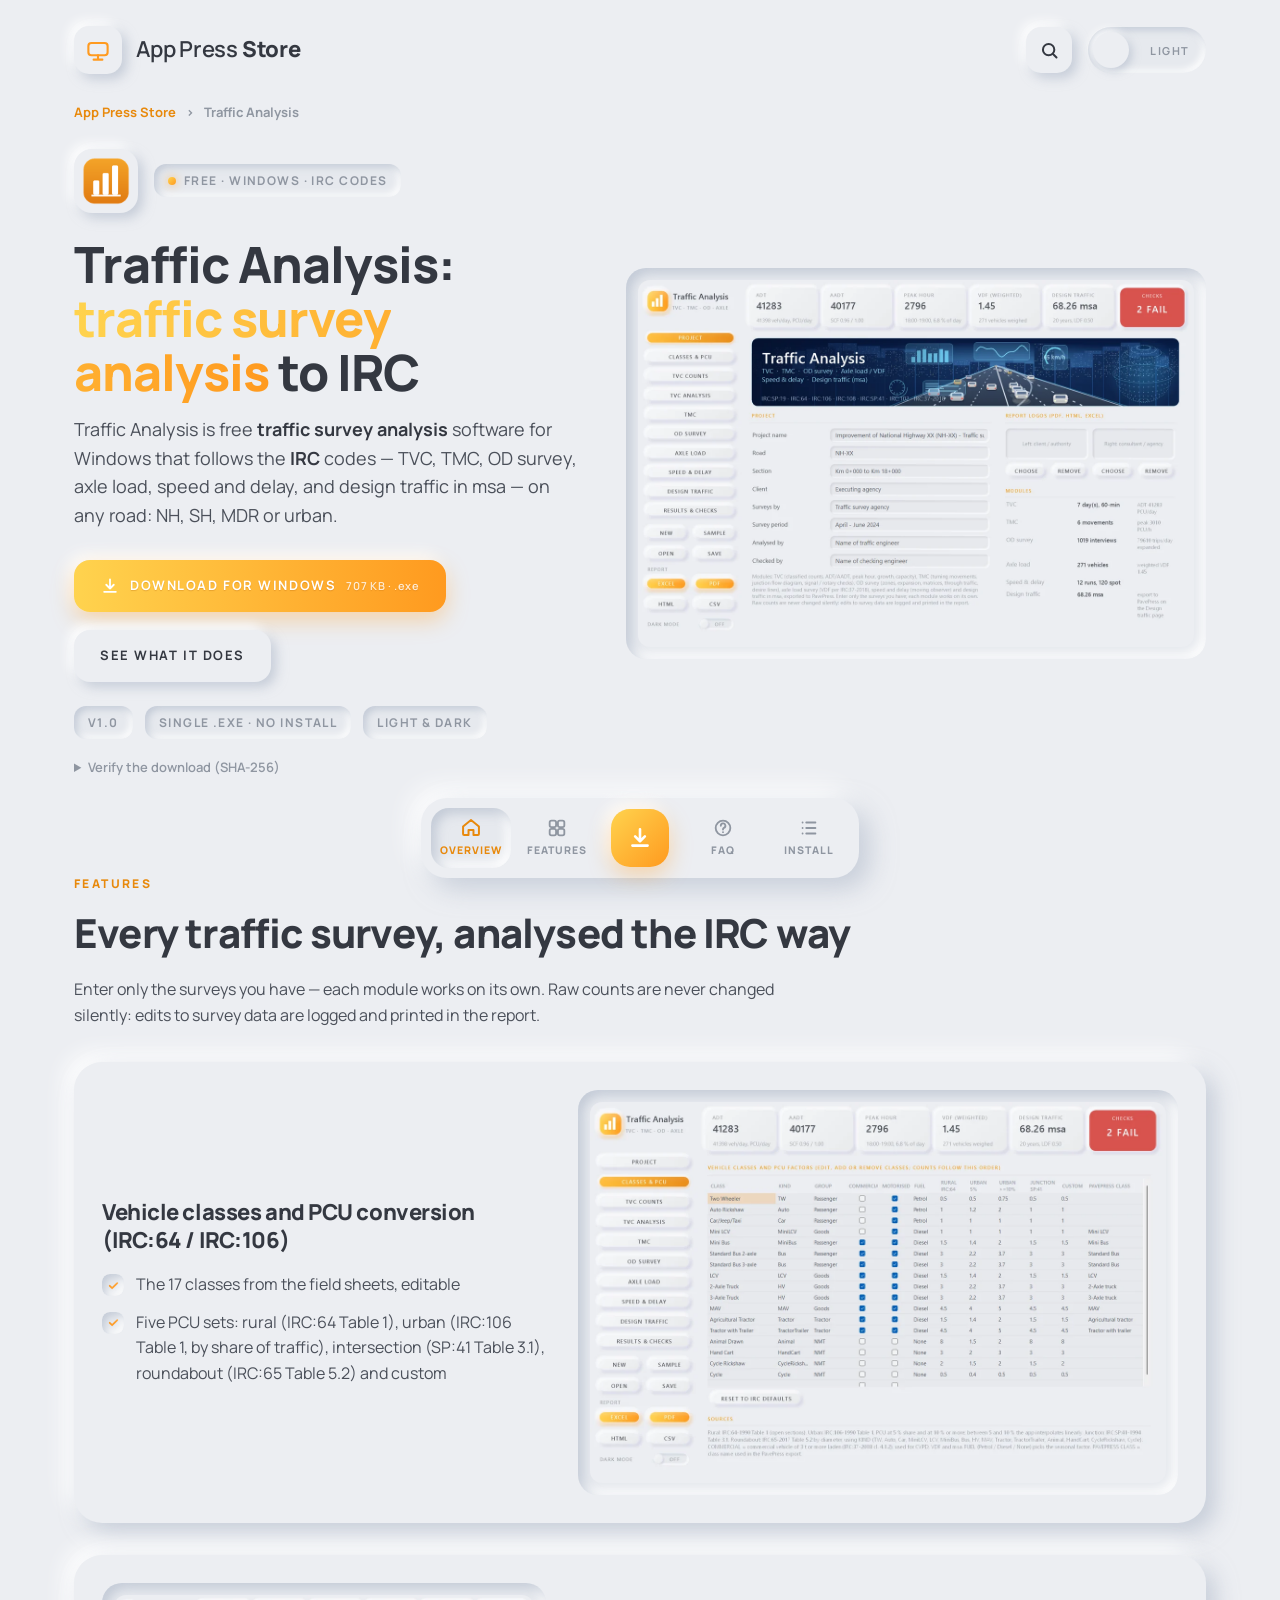
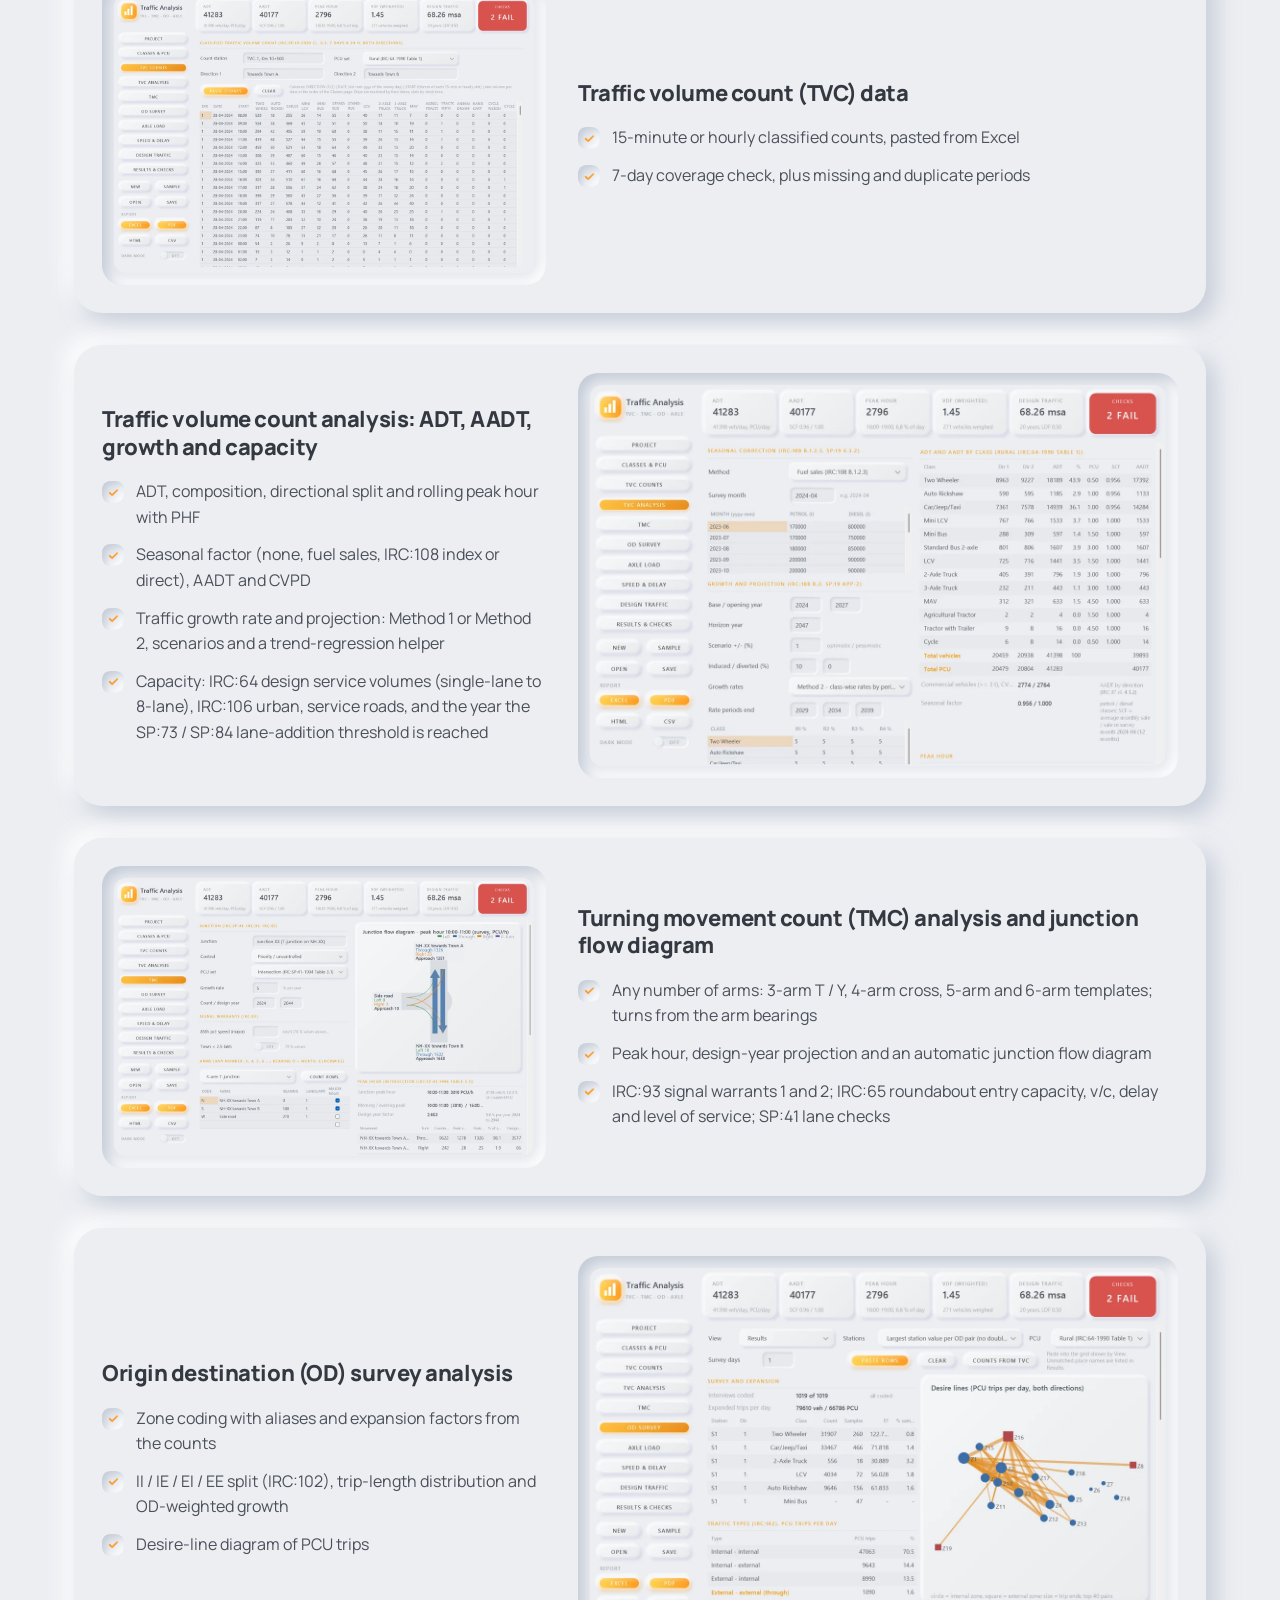
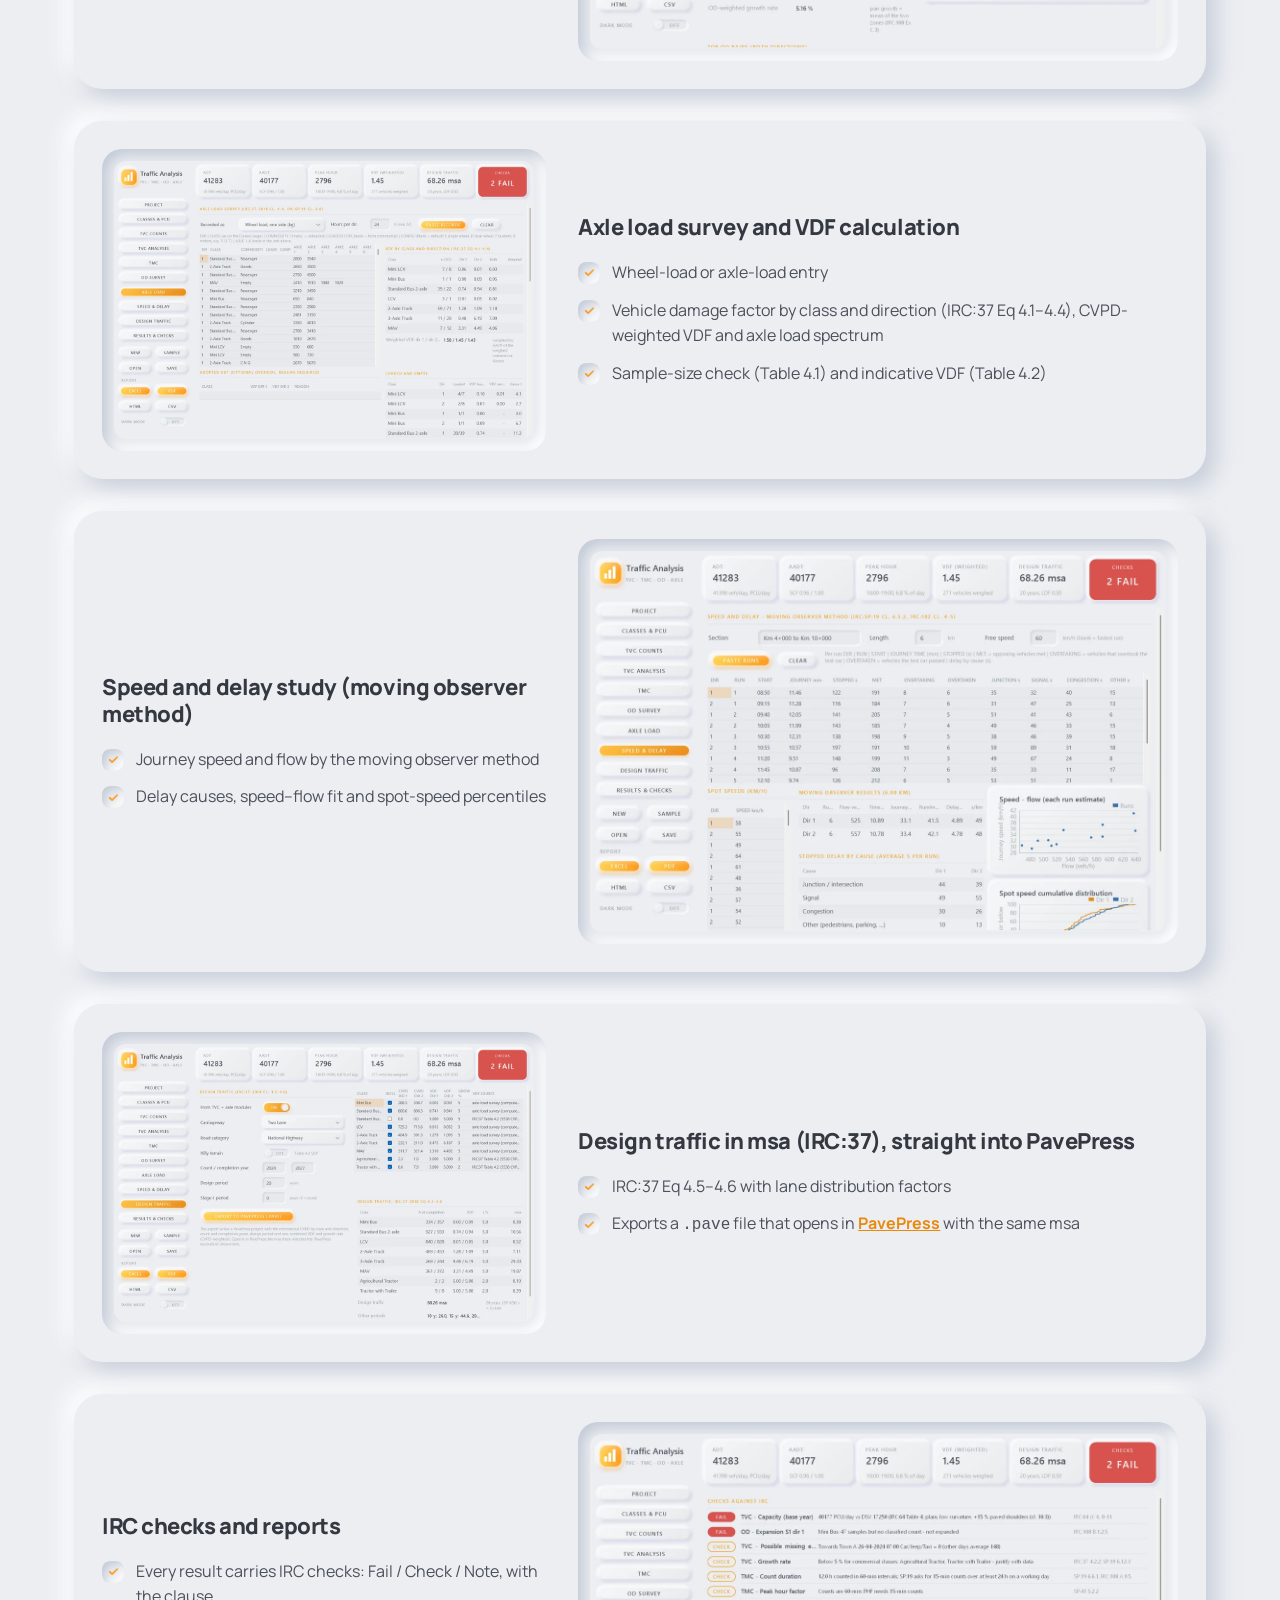
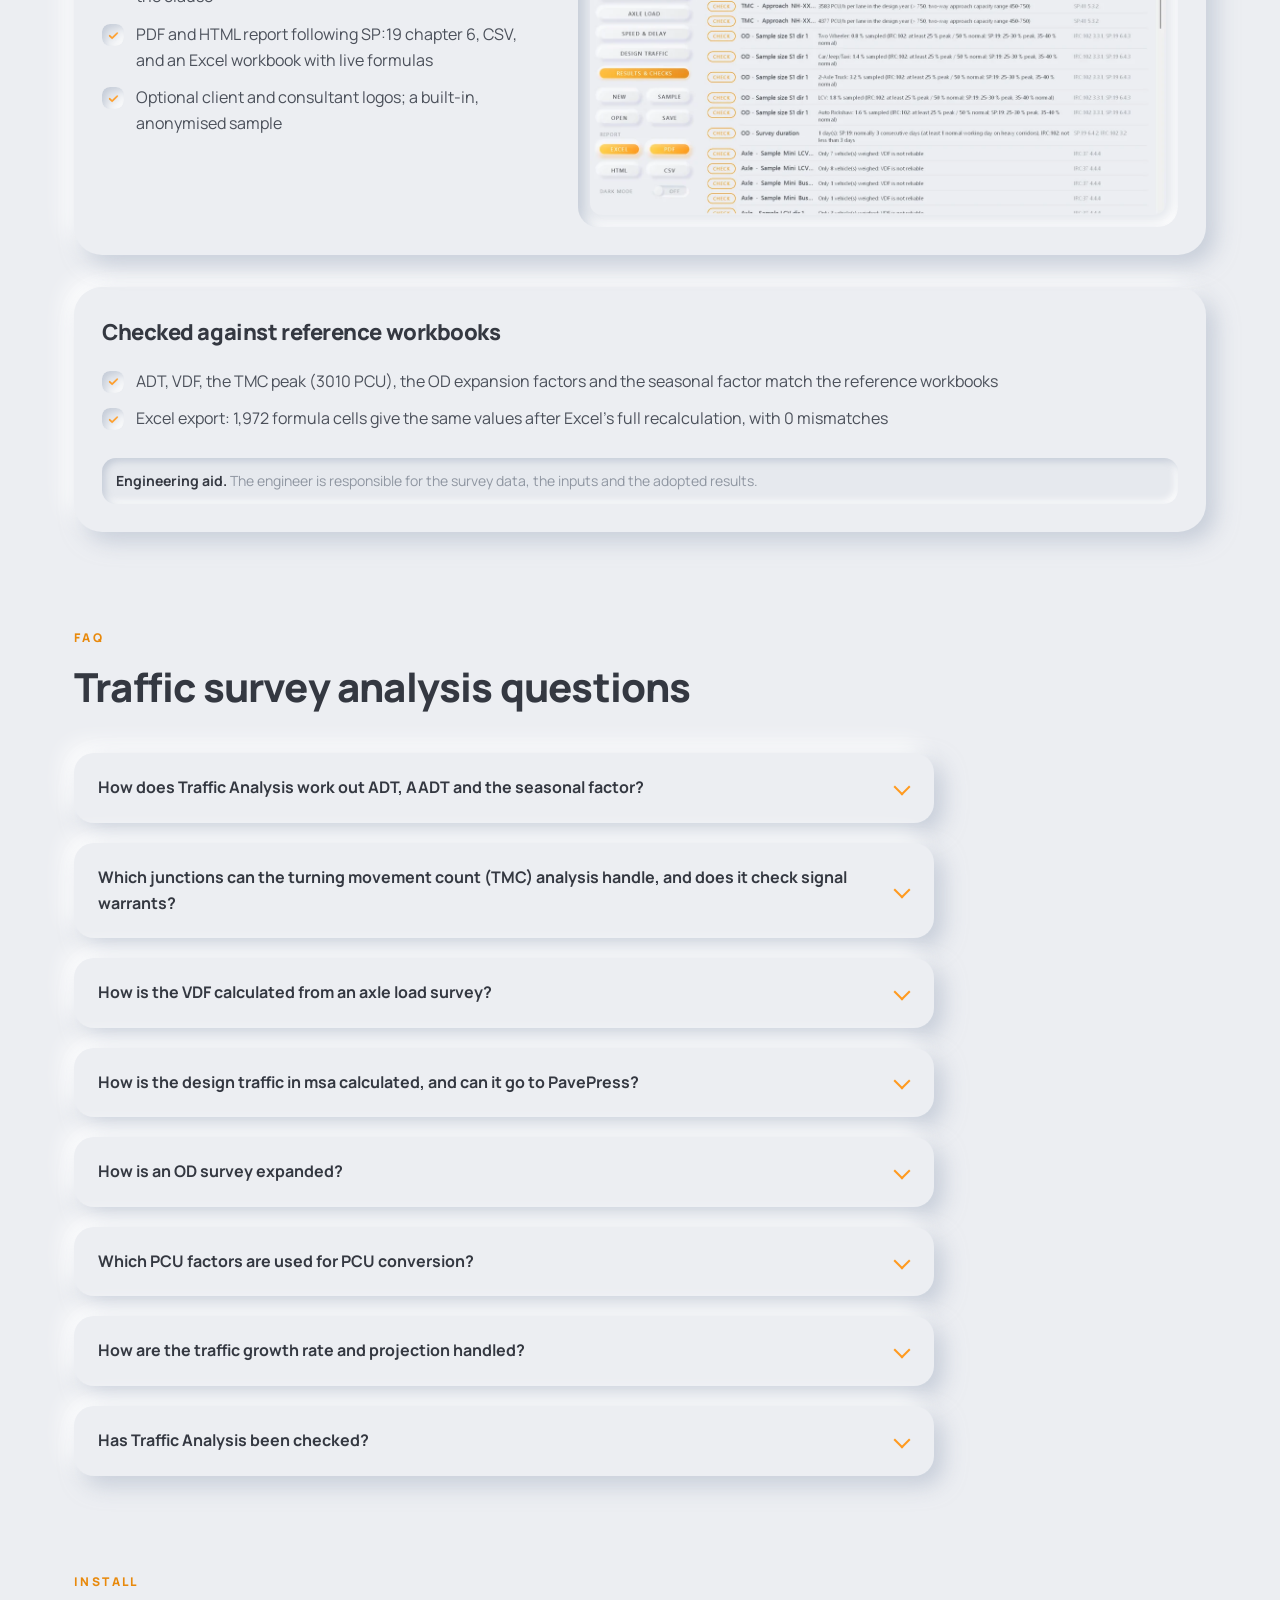
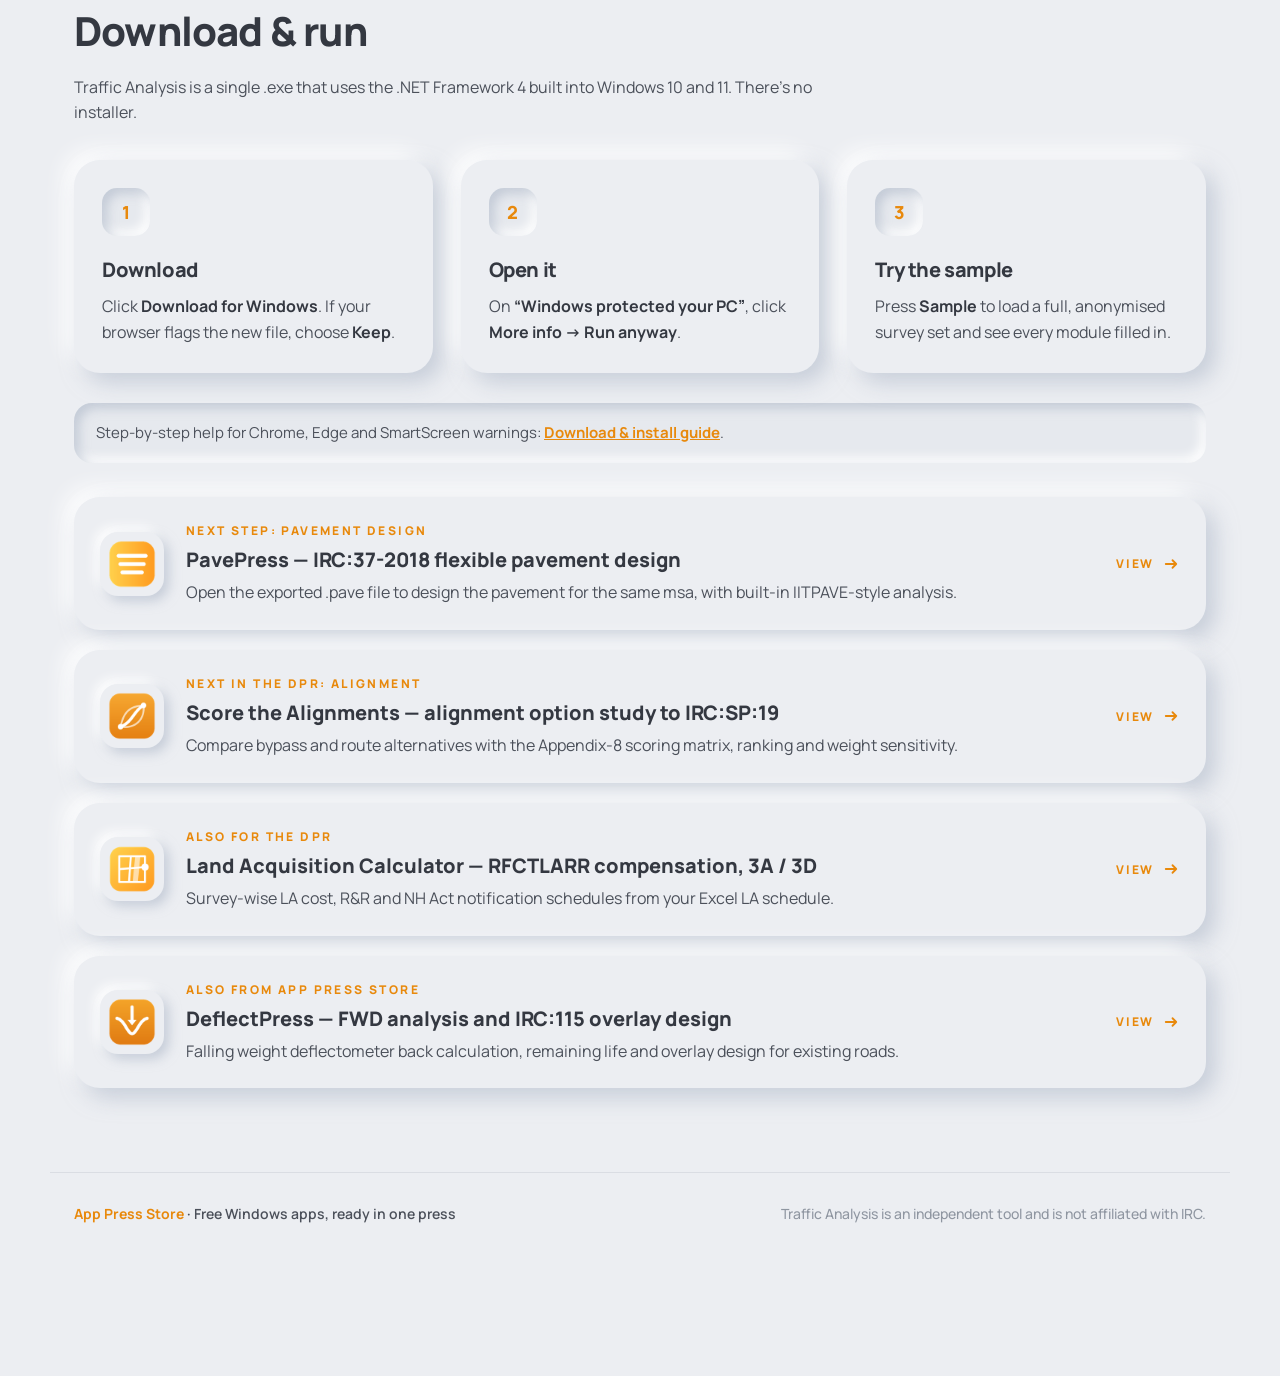
<file: traffic-analysis/index.html>
<!doctype html>
<html lang="en">
<head>
  <meta charset="utf-8">
  <meta name="viewport" content="width=device-width, initial-scale=1">
  <title>Traffic Analysis – Traffic Survey Analysis Software (TVC, TMC, OD, Axle Load, IRC)</title>
  <meta name="description" content="Free traffic survey analysis software for Windows, following the IRC codes: traffic volume count (TVC) analysis with ADT and AADT, turning movement count (TMC), OD survey, axle load survey VDF calculation, speed and delay, PCU conversion and design traffic in msa.">
  <meta name="keywords" content="traffic survey analysis software, traffic volume count analysis, TVC, ADT, AADT, turning movement count analysis, TMC, junction flow diagram, origin destination survey analysis, OD survey, axle load survey, VDF calculation, vehicle damage factor, speed and delay study, moving observer method, PCU conversion, IRC:64, IRC:106, IRC:108, traffic growth rate, capacity, level of service, design traffic msa, IRC:37">
  <meta name="robots" content="index, follow, max-image-preview:large">
  <link rel="canonical" href="https://apppress-store.github.io/traffic-analysis/">
  <meta name="theme-color" content="#ECEEF2" media="(prefers-color-scheme: light)">
  <meta name="theme-color" content="#2A2D33" media="(prefers-color-scheme: dark)">

  <meta property="og:type" content="website">
  <meta property="og:site_name" content="App Press Store">
  <meta property="og:url" content="https://apppress-store.github.io/traffic-analysis/">
  <meta property="og:title" content="Traffic Analysis – Traffic Survey Analysis Software (TVC, TMC, OD, Axle Load, IRC)">
  <meta property="og:description" content="Free traffic survey analysis for Windows per IRC: TVC with ADT/AADT, TMC junction flow diagrams, OD survey, axle load VDF and design traffic in msa.">
  <meta property="og:image" content="https://apppress-store.github.io/assets/traffic-analysis/og-traffic-analysis.png">
  <meta property="og:image:width" content="1200">
  <meta property="og:image:height" content="630">
  <meta property="og:image:alt" content="Traffic Analysis traffic survey analysis software, project page">
  <meta name="twitter:card" content="summary_large_image">
  <meta name="twitter:title" content="Traffic Analysis – Traffic Survey Analysis Software (TVC, TMC, OD, Axle Load, IRC)">
  <meta name="twitter:description" content="Free traffic survey analysis for Windows per IRC: TVC, TMC, OD survey, axle load VDF and design traffic in msa.">
  <meta name="twitter:image" content="https://apppress-store.github.io/assets/traffic-analysis/og-traffic-analysis.png">

  <link rel="icon" href="/favicon.ico">
  <link rel="apple-touch-icon" href="/assets/traffic-analysis-icon.png">

  <script type="application/ld+json">
  {
    "@context": "https://schema.org",
    "@graph": [
      {
        "@type": "SoftwareApplication",
        "@id": "https://apppress-store.github.io/traffic-analysis/#app",
        "name": "Traffic Analysis",
        "alternateName": ["Traffic Survey Analysis Software", "TVC TMC OD Axle Load Analysis"],
        "url": "https://apppress-store.github.io/traffic-analysis/",
        "description": "Free Windows traffic survey analysis software following the IRC codes: traffic volume count (TVC) analysis with ADT, AADT and peak hour, turning movement count (TMC) with junction flow diagrams and IRC:93 signal warrants, origin destination (OD) survey analysis, axle load survey VDF calculation, speed and delay study, PCU conversion, capacity and design traffic in msa per IRC:37.",
        "applicationCategory": "EngineeringApplication",
        "applicationSubCategory": "Traffic engineering",
        "operatingSystem": "Windows",
        "softwareVersion": "1.0",
        "fileSize": "707KB",
        "downloadUrl": "https://apppress-store.github.io/downloads/Traffic-Analysis.exe",
        "image": "https://apppress-store.github.io/assets/traffic-analysis-icon.png",
        "screenshot": [
          "https://apppress-store.github.io/assets/traffic-analysis/traffic-analysis-project.webp",
          "https://apppress-store.github.io/assets/traffic-analysis/tvc-analysis-adt-aadt-peak-hour.webp",
          "https://apppress-store.github.io/assets/traffic-analysis/turning-movement-count-junction-flow-diagram.webp",
          "https://apppress-store.github.io/assets/traffic-analysis/axle-load-survey-vdf-calculation.webp"
        ],
        "isAccessibleForFree": true,
        "offers": { "@type": "Offer", "price": "0", "priceCurrency": "INR" },
        "publisher": { "@type": "Organization", "name": "App Press Store", "url": "https://apppress-store.github.io/" }
      },
      {
        "@type": "BreadcrumbList",
        "itemListElement": [
          { "@type": "ListItem", "position": 1, "name": "App Press Store", "item": "https://apppress-store.github.io/" },
          { "@type": "ListItem", "position": 2, "name": "Traffic Analysis", "item": "https://apppress-store.github.io/traffic-analysis/" }
        ]
      },
      {
        "@type": "FAQPage",
        "@id": "https://apppress-store.github.io/traffic-analysis/#faq",
        "mainEntity": [
          { "@type": "Question", "name": "How does Traffic Analysis work out ADT, AADT and the seasonal factor?",
            "acceptedAnswer": { "@type": "Answer", "text": "ADT comes from the classified traffic volume count (15-minute or hourly, with 7-day coverage and checks for missing or duplicate periods). AADT is ADT corrected by a seasonal factor, which you choose following IRC:108: none, from fuel sales, from the IRC:108 index, or entered directly. Composition, directional split, the rolling peak hour with PHF and CVPD are worked out at the same time." } },
          { "@type": "Question", "name": "Which junctions can the turning movement count (TMC) analysis handle, and does it check signal warrants?",
            "acceptedAnswer": { "@type": "Answer", "text": "Any number of arms, with layout templates for 3-arm T and Y, 4-arm cross, 5-arm and 6-arm junctions. Turns are worked out from the arm bearings. It finds the peak hour, projects it to the design year, draws the junction flow diagram, and checks IRC:93 signal warrants 1 and 2, IRC:65 roundabout entry capacity with v/c, delay and level of service, and SP:41 lane needs." } },
          { "@type": "Question", "name": "How is the VDF calculated from an axle load survey?",
            "acceptedAnswer": { "@type": "Answer", "text": "Enter wheel or axle loads per vehicle. The vehicle damage factor is worked out by class and direction with IRC:37-2018 Eq 4.1 to 4.4, then weighted by CVPD. The app also builds the axle load spectrum, checks the sample size against Table 4.1, and shows the indicative VDF from Table 4.2 for comparison." } },
          { "@type": "Question", "name": "How is the design traffic in msa calculated, and can it go to PavePress?",
            "acceptedAnswer": { "@type": "Answer", "text": "Design traffic follows IRC:37-2018 Eq 4.5 and 4.6, using the CVPD, growth rate, design period, lane distribution factor and VDF from the surveys. It can be exported as a .pave file that opens in PavePress, the free IRC:37 pavement design app, and gives the same msa there." } },
          { "@type": "Question", "name": "How is an OD survey expanded?",
            "acceptedAnswer": { "@type": "Answer", "text": "Interviews are coded to zones (with aliases for spelling variants), then each sample is expanded by the factor count / samples for its station, direction and vehicle class, using the counts from the TVC. The expanded trips are split into internal–internal, internal–external, external–internal and through (external–external) traffic, with a trip-length distribution, OD-weighted growth and a desire-line diagram." } },
          { "@type": "Question", "name": "Which PCU factors are used for PCU conversion?",
            "acceptedAnswer": { "@type": "Answer", "text": "Five sets: rural roads (IRC:64 Table 1), urban roads (IRC:106 Table 1, by share of traffic), intersections (SP:41 Table 3.1), roundabouts (IRC:65 Table 5.2), and a custom set. The 17 vehicle classes from the field sheets can be edited." } },
          { "@type": "Question", "name": "How are the traffic growth rate and projection handled?",
            "acceptedAnswer": { "@type": "Answer", "text": "Method 1 uses one rate for motorised traffic and one for non-motorised traffic; Method 2 uses class-wise rates by period. Scenarios and a trend-regression helper are included. The projected traffic is checked against IRC:64 or IRC:106 capacity, giving the year when the SP:73 / SP:84 lane-addition threshold is reached." } },
          { "@type": "Question", "name": "Has Traffic Analysis been checked?",
            "acceptedAnswer": { "@type": "Answer", "text": "Yes. ADT, VDF, the TMC peak (3010 PCU), the OD expansion factors and the seasonal factor match the reference workbooks. In the Excel export, 1,972 formula cells give the same values after Excel's full recalculation. It is an engineering aid: the engineer is responsible for the survey data, the inputs and the adopted results." } }
        ]
      }
    ]
  }
  </script>
  <link rel="preconnect" href="https://fonts.googleapis.com">
  <link rel="preconnect" href="https://fonts.gstatic.com" crossorigin>
  <link href="https://fonts.googleapis.com/css2?family=Manrope:wght@400;500;600;700;800&display=swap" rel="stylesheet">
  <link rel="stylesheet" href="/styles.css">
  <script>
    (function () {
      var t = null;
      try { t = localStorage.getItem('apppress-theme'); } catch (e) {}
      if (t !== 'light' && t !== 'dark') t = matchMedia('(prefers-color-scheme: dark)').matches ? 'dark' : 'light';
      document.documentElement.setAttribute('data-theme', t);
    })();
  </script>
</head>
<body>

  <header class="topbar">
    <a class="brand" href="/" aria-label="App Press Store home">
      <span class="logo raised" aria-hidden="true">
        <svg viewBox="0 0 32 32"><rect x="5" y="8" width="22" height="14" rx="3.5"/><path d="M16 22v4M11 27h10"/></svg>
      </span>
      <span class="brand-name">App Press <b>Store</b></span>
    </a>
    <div class="top-actions">
      <a class="icon-btn" href="/#home" aria-label="Search all apps" title="Search all apps">
        <svg viewBox="0 0 24 24" aria-hidden="true"><circle cx="11" cy="11" r="6.5"/><path d="m16 16 4 4"/></svg>
      </a>
      <button class="switch" id="themeSwitch" type="button" role="switch" aria-checked="false" aria-label="Dark mode">
        <span class="switch-label switch-off">Light</span>
        <span class="switch-label switch-on">Dark</span>
        <span class="switch-knob" aria-hidden="true"></span>
      </button>
    </div>
  </header>

  <main>
    <!-- ============ OVERVIEW ============ -->
    <section id="overview" class="section app-page">
      <nav class="crumbs" aria-label="Breadcrumb"><a href="/">App Press Store</a><span aria-hidden="true">›</span><span>Traffic Analysis</span></nav>

      <div class="hero">
        <div>
          <div class="app-top">
            <img class="app-icon" src="/assets/traffic-analysis-icon.png" width="64" height="64" alt="Traffic Analysis traffic survey analysis software icon">
            <p class="eyebrow inset-pill"><span class="dot"></span> Free · Windows · IRC codes</p>
          </div>
          <h1>Traffic Analysis: <span class="amber-text">traffic survey analysis</span> to IRC</h1>
          <p class="lead">Traffic Analysis is free <b>traffic survey analysis</b> software for Windows that follows the <b>IRC</b> codes — TVC, TMC, OD survey, axle load, speed and delay, and design traffic in msa — on any road: NH, SH, MDR or urban.</p>
          <div class="cta-row">
            <a class="btn btn-amber" href="/downloads/Traffic-Analysis.exe" download="Traffic-Analysis.exe">
              <svg viewBox="0 0 24 24" aria-hidden="true"><path d="M12 4v11m0 0-4.5-4.5M12 15l4.5-4.5M5 19h14"/></svg>
              Download for Windows <small>707 KB · .exe</small>
            </a>
            <a class="btn btn-soft" href="#features">See what it does</a>
          </div>
          <ul class="facts">
            <li class="inset-pill">v1.0</li>
            <li class="inset-pill">Single .exe · no install</li>
            <li class="inset-pill">Light &amp; dark</li>
          </ul>
          <details class="hash">
            <summary>Verify the download (SHA-256)</summary>
            <code class="inset">83288AA7AE7F8970083180169E23D4DDF85C194689D5E10C8E330573AEC8DD29</code>
            <p>In PowerShell: <code>Get-FileHash "Traffic-Analysis.exe"</code></p>
          </details>
        </div>
        <div class="shot-well inset hero-shot">
          <img class="shot-light" src="/assets/traffic-analysis/traffic-analysis-project.webp" width="1200" height="794" alt="Traffic survey analysis software project page with ADT, AADT, peak hour, VDF and design traffic in msa">
          <img class="shot-dark" src="/assets/traffic-analysis/traffic-analysis-dark-mode.webp" width="1200" height="794" alt="Traffic Analysis project page in dark mode">
        </div>
      </div>
    </section>

    <!-- ============ FEATURES ============ -->
    <section id="features" class="section">
      <div class="section-head">
        <p class="kicker">Features</p>
        <h2>Every traffic survey, analysed the IRC way</h2>
        <p class="section-lead">Enter only the surveys you have — each module works on its own. Raw counts are never changed silently: edits to survey data are logged and printed in the report.</p>
      </div>

      <div class="feature-rows">
        <article class="feature-row raised">
          <div class="feature-text">
            <h3>Vehicle classes and PCU conversion (IRC:64 / IRC:106)</h3>
            <ul class="features">
              <li>The 17 classes from the field sheets, editable</li>
              <li>Five PCU sets: rural (IRC:64 Table 1), urban (IRC:106 Table 1, by share of traffic), intersection (SP:41 Table 3.1), roundabout (IRC:65 Table 5.2) and custom</li>
            </ul>
          </div>
          <div class="shot-well inset"><img src="/assets/traffic-analysis/vehicle-classes-pcu-factors-irc.webp" width="1200" height="794" loading="lazy" alt="Vehicle classes and PCU conversion factors from IRC:64 and IRC:106"></div>
        </article>

        <article class="feature-row raised">
          <div class="feature-text">
            <h3>Traffic volume count (TVC) data</h3>
            <ul class="features">
              <li>15-minute or hourly classified counts, pasted from Excel</li>
              <li>7-day coverage check, plus missing and duplicate periods</li>
            </ul>
          </div>
          <div class="shot-well inset"><img src="/assets/traffic-analysis/traffic-volume-count-tvc-data.webp" width="1200" height="794" loading="lazy" alt="Traffic volume count (TVC) data entry with coverage checks"></div>
        </article>

        <article class="feature-row raised">
          <div class="feature-text">
            <h3>Traffic volume count analysis: ADT, AADT, growth and capacity</h3>
            <ul class="features">
              <li>ADT, composition, directional split and rolling peak hour with PHF</li>
              <li>Seasonal factor (none, fuel sales, IRC:108 index or direct), AADT and CVPD</li>
              <li>Traffic growth rate and projection: Method 1 or Method 2, scenarios and a trend-regression helper</li>
              <li>Capacity: IRC:64 design service volumes (single-lane to 8-lane), IRC:106 urban, service roads, and the year the SP:73 / SP:84 lane-addition threshold is reached</li>
            </ul>
          </div>
          <div class="shot-well inset"><img src="/assets/traffic-analysis/tvc-analysis-adt-aadt-peak-hour.webp" width="1200" height="794" loading="lazy" alt="Traffic volume count analysis with ADT, AADT and peak hour"></div>
        </article>

        <article class="feature-row raised">
          <div class="feature-text">
            <h3>Turning movement count (TMC) analysis and junction flow diagram</h3>
            <ul class="features">
              <li>Any number of arms: 3-arm T / Y, 4-arm cross, 5-arm and 6-arm templates; turns from the arm bearings</li>
              <li>Peak hour, design-year projection and an automatic junction flow diagram</li>
              <li>IRC:93 signal warrants 1 and 2; IRC:65 roundabout entry capacity, v/c, delay and level of service; SP:41 lane checks</li>
            </ul>
          </div>
          <div class="shot-well inset"><img src="/assets/traffic-analysis/turning-movement-count-junction-flow-diagram.webp" width="1200" height="794" loading="lazy" alt="Turning movement count (TMC) analysis with a junction flow diagram"></div>
        </article>

        <article class="feature-row raised">
          <div class="feature-text">
            <h3>Origin destination (OD) survey analysis</h3>
            <ul class="features">
              <li>Zone coding with aliases and expansion factors from the counts</li>
              <li>II / IE / EI / EE split (IRC:102), trip-length distribution and OD-weighted growth</li>
              <li>Desire-line diagram of PCU trips</li>
            </ul>
          </div>
          <div class="shot-well inset"><img src="/assets/traffic-analysis/od-survey-analysis-desire-lines.webp" width="1200" height="794" loading="lazy" alt="Origin destination (OD) survey analysis with expansion factors and desire lines"></div>
        </article>

        <article class="feature-row raised">
          <div class="feature-text">
            <h3>Axle load survey and VDF calculation</h3>
            <ul class="features">
              <li>Wheel-load or axle-load entry</li>
              <li>Vehicle damage factor by class and direction (IRC:37 Eq 4.1–4.4), CVPD-weighted VDF and axle load spectrum</li>
              <li>Sample-size check (Table 4.1) and indicative VDF (Table 4.2)</li>
            </ul>
          </div>
          <div class="shot-well inset"><img src="/assets/traffic-analysis/axle-load-survey-vdf-calculation.webp" width="1200" height="794" loading="lazy" alt="Axle load survey with VDF calculation (vehicle damage factor) per IRC:37"></div>
        </article>

        <article class="feature-row raised">
          <div class="feature-text">
            <h3>Speed and delay study (moving observer method)</h3>
            <ul class="features">
              <li>Journey speed and flow by the moving observer method</li>
              <li>Delay causes, speed–flow fit and spot-speed percentiles</li>
            </ul>
          </div>
          <div class="shot-well inset"><img src="/assets/traffic-analysis/speed-and-delay-moving-observer.webp" width="1200" height="794" loading="lazy" alt="Speed and delay study by the moving observer method"></div>
        </article>

        <article class="feature-row raised">
          <div class="feature-text">
            <h3>Design traffic in msa (IRC:37), straight into PavePress</h3>
            <ul class="features">
              <li>IRC:37 Eq 4.5–4.6 with lane distribution factors</li>
              <li>Exports a <code>.pave</code> file that opens in <a href="/#pavepress">PavePress</a> with the same msa</li>
            </ul>
          </div>
          <div class="shot-well inset"><img src="/assets/traffic-analysis/design-traffic-msa-pavepress.webp" width="1200" height="794" loading="lazy" alt="Design traffic in msa per IRC:37 with export to PavePress"></div>
        </article>

        <article class="feature-row raised">
          <div class="feature-text">
            <h3>IRC checks and reports</h3>
            <ul class="features">
              <li>Every result carries IRC checks: Fail / Check / Note, with the clause</li>
              <li>PDF and HTML report following SP:19 chapter 6, CSV, and an Excel workbook with live formulas</li>
              <li>Optional client and consultant logos; a built-in, anonymised sample</li>
            </ul>
          </div>
          <div class="shot-well inset"><img src="/assets/traffic-analysis/irc-checks-summary.webp" width="1200" height="794" loading="lazy" alt="IRC checks summary for the traffic survey analysis"></div>
        </article>
      </div>

      <div class="validation raised">
        <h3>Checked against reference workbooks</h3>
        <ul class="features">
          <li>ADT, VDF, the TMC peak (3010 PCU), the OD expansion factors and the seasonal factor match the reference workbooks</li>
          <li>Excel export: 1,972 formula cells give the same values after Excel's full recalculation, with 0 mismatches</li>
        </ul>
        <p class="note"><b>Engineering aid.</b> The engineer is responsible for the survey data, the inputs and the adopted results.</p>
      </div>
    </section>

    <!-- ============ FAQ ============ -->
    <section id="faq" class="section">
      <div class="section-head">
        <p class="kicker">FAQ</p>
        <h2>Traffic survey analysis questions</h2>
      </div>
      <div class="faq">
        <details class="raised">
          <summary>How does Traffic Analysis work out ADT, AADT and the seasonal factor?</summary>
          <p>ADT comes from the classified traffic volume count (15-minute or hourly, with 7-day coverage and checks for missing or duplicate periods). AADT is ADT corrected by a seasonal factor, which you choose following IRC:108: none, from fuel sales, from the IRC:108 index, or entered directly. Composition, directional split, the rolling peak hour with PHF and CVPD are worked out at the same time.</p>
        </details>
        <details class="raised">
          <summary>Which junctions can the turning movement count (TMC) analysis handle, and does it check signal warrants?</summary>
          <p>Any number of arms, with layout templates for 3-arm T and Y, 4-arm cross, 5-arm and 6-arm junctions. Turns are worked out from the arm bearings. It finds the peak hour, projects it to the design year, draws the junction flow diagram, and checks IRC:93 signal warrants 1 and 2, IRC:65 roundabout entry capacity with v/c, delay and level of service, and SP:41 lane needs.</p>
        </details>
        <details class="raised">
          <summary>How is the VDF calculated from an axle load survey?</summary>
          <p>Enter wheel or axle loads per vehicle. The vehicle damage factor is worked out by class and direction with IRC:37-2018 Eq 4.1 to 4.4, then weighted by CVPD. The app also builds the axle load spectrum, checks the sample size against Table 4.1, and shows the indicative VDF from Table 4.2 for comparison.</p>
        </details>
        <details class="raised">
          <summary>How is the design traffic in msa calculated, and can it go to PavePress?</summary>
          <p>Design traffic follows IRC:37-2018 Eq 4.5 and 4.6, using the CVPD, growth rate, design period, lane distribution factor and VDF from the surveys. It can be exported as a .pave file that opens in <a href="/#pavepress">PavePress</a>, the free IRC:37 pavement design app, and gives the same msa there.</p>
        </details>
        <details class="raised">
          <summary>How is an OD survey expanded?</summary>
          <p>Interviews are coded to zones (with aliases for spelling variants), then each sample is expanded by the factor count / samples for its station, direction and vehicle class, using the counts from the TVC. The expanded trips are split into internal–internal, internal–external, external–internal and through (external–external) traffic, with a trip-length distribution, OD-weighted growth and a desire-line diagram.</p>
        </details>
        <details class="raised">
          <summary>Which PCU factors are used for PCU conversion?</summary>
          <p>Five sets: rural roads (IRC:64 Table 1), urban roads (IRC:106 Table 1, by share of traffic), intersections (SP:41 Table 3.1), roundabouts (IRC:65 Table 5.2), and a custom set. The 17 vehicle classes from the field sheets can be edited.</p>
        </details>
        <details class="raised">
          <summary>How are the traffic growth rate and projection handled?</summary>
          <p>Method 1 uses one rate for motorised traffic and one for non-motorised traffic; Method 2 uses class-wise rates by period. Scenarios and a trend-regression helper are included. The projected traffic is checked against IRC:64 or IRC:106 capacity, giving the year when the SP:73 / SP:84 lane-addition threshold is reached.</p>
        </details>
        <details class="raised">
          <summary>Has Traffic Analysis been checked?</summary>
          <p>Yes. ADT, VDF, the TMC peak (3010 PCU), the OD expansion factors and the seasonal factor match the reference workbooks. In the Excel export, 1,972 formula cells give the same values after Excel's full recalculation. It is an engineering aid: the engineer is responsible for the survey data, the inputs and the adopted results.</p>
        </details>
      </div>
    </section>

    <!-- ============ INSTALL + RELATED ============ -->
    <section id="install" class="section">
      <div class="section-head">
        <p class="kicker">Install</p>
        <h2>Download &amp; run</h2>
        <p class="section-lead">Traffic Analysis is a single .exe that uses the .NET Framework 4 built into Windows 10 and 11. There's no installer.</p>
      </div>
      <ol class="steps">
        <li class="step raised"><span class="step-num inset">1</span><h3>Download</h3><p>Click <b>Download for Windows</b>. If your browser flags the new file, choose <b>Keep</b>.</p></li>
        <li class="step raised"><span class="step-num inset">2</span><h3>Open it</h3><p>On <b>“Windows protected your PC”</b>, click <b>More info → Run anyway</b>.</p></li>
        <li class="step raised"><span class="step-num inset">3</span><h3>Try the sample</h3><p>Press <b>Sample</b> to load a full, anonymised survey set and see every module filled in.</p></li>
      </ol>
      <p class="tip inset">Step-by-step help for Chrome, Edge and SmartScreen warnings: <a href="/#install">Download &amp; install guide</a>.</p>

      <a class="related raised" href="/#pavepress">
        <img class="app-icon" src="/assets/pavepress-icon.png" width="64" height="64" alt="">
        <span>
          <span class="kicker">Next step: pavement design</span>
          <span class="tile-name">PavePress — IRC:37-2018 flexible pavement design</span>
          <span class="tile-desc">Open the exported .pave file to design the pavement for the same msa, with built-in IITPAVE-style analysis.</span>
        </span>
        <span class="tile-go">View <svg viewBox="0 0 24 24" aria-hidden="true"><path d="M5 12h14m-5-5 5 5-5 5"/></svg></span>
      </a>
      <a class="related raised" href="/score-the-alignments/">
        <img class="app-icon" src="/assets/score-the-alignments-icon.png" width="64" height="64" alt="">
        <span>
          <span class="kicker">Next in the DPR: alignment</span>
          <span class="tile-name">Score the Alignments — alignment option study to IRC:SP:19</span>
          <span class="tile-desc">Compare bypass and route alternatives with the Appendix-8 scoring matrix, ranking and weight sensitivity.</span>
        </span>
        <span class="tile-go">View <svg viewBox="0 0 24 24" aria-hidden="true"><path d="M5 12h14m-5-5 5 5-5 5"/></svg></span>
      </a>
      <a class="related raised" href="/land-acquisition-calculator/">
        <img class="app-icon" src="/assets/land-acquisition-calculator-icon.png" width="64" height="64" alt="">
        <span>
          <span class="kicker">Also for the DPR</span>
          <span class="tile-name">Land Acquisition Calculator — RFCTLARR compensation, 3A / 3D</span>
          <span class="tile-desc">Survey-wise LA cost, R&amp;R and NH Act notification schedules from your Excel LA schedule.</span>
        </span>
        <span class="tile-go">View <svg viewBox="0 0 24 24" aria-hidden="true"><path d="M5 12h14m-5-5 5 5-5 5"/></svg></span>
      </a>
      <a class="related raised" href="/deflectpress/">
        <img class="app-icon" src="/assets/deflectpress-icon.png" width="64" height="64" alt="">
        <span>
          <span class="kicker">Also from App Press Store</span>
          <span class="tile-name">DeflectPress — FWD analysis and IRC:115 overlay design</span>
          <span class="tile-desc">Falling weight deflectometer back calculation, remaining life and overlay design for existing roads.</span>
        </span>
        <span class="tile-go">View <svg viewBox="0 0 24 24" aria-hidden="true"><path d="M5 12h14m-5-5 5 5-5 5"/></svg></span>
      </a>
    </section>
  </main>

  <footer class="footer">
    <p><a href="/">App Press Store</a> · Free Windows apps, ready in one press</p>
    <p class="muted">Traffic Analysis is an independent tool and is not affiliated with IRC.</p>
  </footer>

  <nav class="dock raised" aria-label="Sections">
    <span class="dock-indicator inset" aria-hidden="true"></span>
    <a class="dock-item is-active" href="#overview" data-section="overview">
      <svg viewBox="0 0 24 24" aria-hidden="true"><path d="M4 11.5 12 5l8 6.5V19a1 1 0 0 1-1 1h-4.5v-5h-5v5H5a1 1 0 0 1-1-1z"/></svg>
      <span>Overview</span>
    </a>
    <a class="dock-item" href="#features" data-section="features">
      <svg viewBox="0 0 24 24" aria-hidden="true"><rect x="4" y="4" width="7" height="7" rx="2"/><rect x="13" y="4" width="7" height="7" rx="2"/><rect x="4" y="13" width="7" height="7" rx="2"/><rect x="13" y="13" width="7" height="7" rx="2"/></svg>
      <span>Features</span>
    </a>
    <a class="dock-fab" href="/downloads/Traffic-Analysis.exe" download="Traffic-Analysis.exe" aria-label="Download Traffic Analysis">
      <svg viewBox="0 0 24 24" aria-hidden="true"><path d="M12 4v11m0 0-4.5-4.5M12 15l4.5-4.5M5 19h14"/></svg>
    </a>
    <a class="dock-item" href="#faq" data-section="faq">
      <svg viewBox="0 0 24 24" aria-hidden="true"><circle cx="12" cy="12" r="8"/><path d="M9.6 9.5a2.5 2.5 0 1 1 3.4 2.3c-.6.3-1 .8-1 1.5v.4M12 16.5h.01"/></svg>
      <span>FAQ</span>
    </a>
    <a class="dock-item" href="#install" data-section="install">
      <svg viewBox="0 0 24 24" aria-hidden="true"><path d="M9 6h10M9 12h10M9 18h10M5 6h.01M5 12h.01M5 18h.01"/></svg>
      <span>Install</span>
    </a>
  </nav>

  <script src="/app.js"></script>
</body>
</html>
</file>
<file: styles.css>
/* App Press Store — soft "pressed button" theme, light + dark */

:root {
  --bg: #ECEEF2;
  --text: #4B505A;
  --heading: #343841;
  --muted: #8F96A1;
  --line: #DADDE3;
  --sh-dark: rgba(166, 177, 194, 0.55);
  --sh-light: #FFFFFF;
  --amber-1: #FFD34E;
  --amber-2: #FF9A1F;
  --amber-ink: #E8890C;
  --well: #E6E9EE;
  --radius: 22px;
  --raise: 9px 9px 22px var(--sh-dark), -9px -9px 22px var(--sh-light);
  --raise-sm: 5px 5px 12px var(--sh-dark), -5px -5px 12px var(--sh-light);
  --press: inset 5px 5px 11px var(--sh-dark), inset -5px -5px 11px var(--sh-light);
  --press-sm: inset 3px 3px 7px var(--sh-dark), inset -3px -3px 7px var(--sh-light);
  --glow: 0 8px 22px rgba(255, 154, 31, 0.35), -6px -6px 16px var(--sh-light);
  color-scheme: light;
}

:root[data-theme="dark"] {
  --bg: #2A2D33;
  --text: #C9CDD4;
  --heading: #ECEEF2;
  --muted: #8B919C;
  --line: #3A3E46;
  --sh-dark: rgba(10, 11, 14, 0.62);
  --sh-light: rgba(70, 75, 86, 0.38);
  --amber-ink: #FFB547;
  --well: #26292E;
  --glow: 0 8px 24px rgba(255, 154, 31, 0.28), -6px -6px 16px var(--sh-light);
  color-scheme: dark;
}

/* no-JS fallback follows the system */
@media (prefers-color-scheme: dark) {
  :root:not([data-theme]) {
    --bg: #2A2D33; --text: #C9CDD4; --heading: #ECEEF2; --muted: #8B919C; --line: #3A3E46;
    --sh-dark: rgba(10, 11, 14, 0.62); --sh-light: rgba(70, 75, 86, 0.38);
    --amber-ink: #FFB547; --well: #26292E; color-scheme: dark;
  }
}

* { box-sizing: border-box; }
html { scroll-behavior: smooth; -webkit-text-size-adjust: 100%; }
body {
  margin: 0;
  background: var(--bg);
  color: var(--text);
  font: 400 16px/1.6 "Manrope", "Segoe UI", system-ui, sans-serif;
  -webkit-font-smoothing: antialiased;
  transition: background-color .35s ease, color .35s ease;
  padding-bottom: 120px; /* room for the floating dock */
}
img { max-width: 100%; height: auto; display: block; }
a { color: inherit; }
h1, h2, h3 { color: var(--heading); margin: 0; letter-spacing: -0.02em; }
b { font-weight: 700; color: var(--heading); }

/* ---------- soft-UI primitives ---------- */
.raised { background: var(--bg); box-shadow: var(--raise); border-radius: var(--radius); }
.inset  { background: var(--well); box-shadow: var(--press); border-radius: var(--radius); }
.inset-pill {
  display: inline-flex; align-items: center; gap: 8px;
  padding: 7px 14px; border-radius: 12px;
  background: var(--well); box-shadow: var(--press-sm);
  font-size: 12px; font-weight: 700; letter-spacing: .12em; text-transform: uppercase; color: var(--muted);
}
.dot { width: 8px; height: 8px; border-radius: 50%; background: linear-gradient(135deg, var(--amber-1), var(--amber-2)); box-shadow: 0 0 10px rgba(255,154,31,.6); }
.amber-text { background: linear-gradient(90deg, var(--amber-1), var(--amber-2)); -webkit-background-clip: text; background-clip: text; color: transparent; }

/* ---------- buttons ---------- */
.btn {
  display: inline-flex; align-items: center; justify-content: center; gap: 10px;
  min-height: 52px; padding: 0 26px; border: 0; border-radius: 16px; cursor: pointer;
  font: 700 13px/1 "Manrope", sans-serif; letter-spacing: .12em; text-transform: uppercase; text-decoration: none;
  transition: box-shadow .18s ease, transform .18s ease, filter .18s ease, color .18s ease;
}
.btn svg { width: 20px; height: 20px; fill: none; stroke: currentColor; stroke-width: 2.2; stroke-linecap: round; stroke-linejoin: round; }
.btn small { font-size: 11px; opacity: .8; letter-spacing: .06em; text-transform: none; font-weight: 600; }
.btn-soft { background: var(--bg); color: var(--heading); box-shadow: var(--raise-sm); }
.btn-soft:hover { color: var(--amber-ink); }
.btn-soft:active { box-shadow: var(--press-sm); transform: translateY(1px); }
.btn-amber { color: #fff; background: linear-gradient(90deg, var(--amber-1), var(--amber-2)); box-shadow: var(--glow); text-shadow: 0 1px 1px rgba(160, 80, 0, .25); }
.btn-amber:hover { filter: brightness(1.05) saturate(1.05); }
.btn-amber:active { transform: translateY(1px); box-shadow: inset 3px 3px 8px rgba(160, 80, 0, .35), inset -3px -3px 8px rgba(255, 230, 160, .35); }
.btn-wide { width: 100%; }
:focus-visible { outline: 3px solid rgba(255, 154, 31, .55); outline-offset: 3px; border-radius: 14px; }

/* ---------- top bar ---------- */
.topbar {
  max-width: 1180px; margin: 0 auto; padding: 26px 24px 0;
  display: flex; align-items: center; justify-content: space-between; gap: 16px;
}
.brand { display: flex; align-items: center; gap: 14px; text-decoration: none; }
.logo { width: 48px; height: 48px; border-radius: 15px; display: grid; place-items: center; box-shadow: var(--raise-sm); }
.logo svg { width: 28px; height: 28px; fill: none; stroke: var(--amber-2); stroke-width: 2.4; stroke-linecap: round; stroke-linejoin: round; }
.brand-name { font-size: 22px; font-weight: 600; color: var(--heading); letter-spacing: -0.01em; }
.brand-name b { font-weight: 800; }

/* pressed ON/OFF switch */
.switch {
  position: relative; width: 118px; height: 46px; border: 0; padding: 0; cursor: pointer;
  border-radius: 23px; background: var(--well); box-shadow: var(--press-sm);
  font: 700 11px/1 "Manrope", sans-serif; letter-spacing: .14em; text-transform: uppercase;
}
.switch-label { position: absolute; top: 50%; transform: translateY(-50%); color: var(--muted); transition: opacity .25s; }
.switch-off { right: 16px; }
.switch-on  { left: 18px; color: #fff; opacity: 0; }
.switch-knob {
  position: absolute; top: 5px; left: 5px; width: 36px; height: 36px; border-radius: 50%;
  background: var(--bg); box-shadow: 3px 3px 8px var(--sh-dark), -3px -3px 8px var(--sh-light);
  transition: left .3s cubic-bezier(.5, 1.6, .4, 1), background .3s;
}
.switch::before {
  content: ""; position: absolute; inset: 0; border-radius: inherit;
  background: linear-gradient(90deg, var(--amber-1), var(--amber-2)); opacity: 0; transition: opacity .3s;
  box-shadow: inset 2px 2px 6px rgba(150, 70, 0, .35);
}
.switch[aria-checked="true"]::before { opacity: 1; }
.switch[aria-checked="true"] .switch-knob { left: 77px; }
.switch[aria-checked="true"] .switch-on { opacity: 1; }
.switch[aria-checked="true"] .switch-off { opacity: 0; }

/* ---------- layout ---------- */
.section { max-width: 1180px; margin: 0 auto; padding: 72px 24px 24px; scroll-margin-top: 12px; }
.section-head { margin-bottom: 34px; }
.kicker { margin: 0 0 8px; font-size: 12px; font-weight: 800; letter-spacing: .2em; text-transform: uppercase; color: var(--amber-ink); }
h2 { font-size: clamp(28px, 4vw, 40px); font-weight: 800; }

/* hero */
.hero { display: grid; grid-template-columns: minmax(0, 1fr) minmax(0, 1.15fr); gap: 56px; align-items: center; padding-top: 56px; }
.hero h1 { font-size: clamp(38px, 6vw, 64px); line-height: 1.05; font-weight: 800; margin: 22px 0 18px; }
.lead { font-size: 18px; max-width: 520px; margin: 0 0 30px; }
.cta-row { display: flex; flex-wrap: wrap; gap: 18px; }
.facts { list-style: none; padding: 0; margin: 30px 0 0; display: flex; flex-wrap: wrap; gap: 12px; }
.hero-shot { padding: 16px; border-radius: 30px; }
.shot-well { padding: 12px; border-radius: 20px; overflow: hidden; }
.shot-well img { border-radius: 12px; }

/* light/dark screenshots */
.shot-dark { display: none; }
:root[data-theme="dark"] .shot-light { display: none; }
:root[data-theme="dark"] .shot-dark { display: block; }

/* app card */
.app-card { padding: 32px; border-radius: 30px; scroll-margin-top: 24px; }
.app-card + .app-card { margin-top: 40px; }
.app-side .note { margin-top: 18px !important; }
.app-top { display: flex; align-items: center; gap: 20px; }
.app-icon { width: 64px; height: 64px; padding: 8px; border-radius: 18px; background: var(--bg); box-shadow: var(--raise-sm); }
.app-title { flex: 1; min-width: 0; }
.app-title h3 { font-size: 26px; font-weight: 800; }
.app-title p { margin: 4px 0 0; color: var(--muted); }
.version { flex: none; }

.modes { display: flex; flex-wrap: wrap; gap: 14px; margin: 28px 0 24px; }
.mode {
  border: 0; cursor: pointer; min-height: 46px; padding: 0 20px; border-radius: 14px;
  font: 700 12px/1 "Manrope", sans-serif; letter-spacing: .14em; text-transform: uppercase;
  color: var(--heading); background: var(--bg); box-shadow: var(--raise-sm);
  transition: box-shadow .2s, color .2s, transform .2s;
}
.mode:hover { color: var(--amber-ink); }
.mode:active { box-shadow: var(--press-sm); }
.mode.is-active { color: #fff; background: linear-gradient(90deg, var(--amber-1), var(--amber-2)); box-shadow: var(--glow); }

.app-body { display: grid; grid-template-columns: minmax(0, 1.5fr) minmax(0, 1fr); gap: 32px; align-items: start; }
.app-shot img { transition: opacity .25s ease; }
.app-shot.is-swapping img { opacity: 0; }
.mode-caption { margin: 0 0 18px; min-height: 3.2em; }
.features { list-style: none; margin: 0 0 26px; padding: 0; display: grid; gap: 12px; }
.features li { position: relative; padding-left: 34px; }
.features li::before {
  content: ""; position: absolute; left: 0; top: 2px; width: 22px; height: 22px; border-radius: 8px;
  background: var(--well) no-repeat center / 13px url("data:image/svg+xml,%3Csvg xmlns='http://www.w3.org/2000/svg' viewBox='0 0 24 24' fill='none' stroke='%23FF9A1F' stroke-width='3.2' stroke-linecap='round' stroke-linejoin='round'%3E%3Cpath d='M5 12.5l4.5 4.5L19 7.5'/%3E%3C/svg%3E");
  box-shadow: var(--press-sm);
}
.hash { margin-top: 18px; font-size: 13px; color: var(--muted); }
.hash summary { cursor: pointer; font-weight: 600; }
.hash code.inset { display: block; margin: 12px 0 8px; padding: 12px 14px; border-radius: 12px; font-size: 11.5px; word-break: break-all; color: var(--text); }
.hash p { margin: 0; }
code { font-family: "Cascadia Code", Consolas, monospace; }

.soon { margin-top: 30px; padding: 26px 28px; border-radius: 26px; display: flex; align-items: center; gap: 22px; }
.soon-icon { width: 56px; height: 56px; flex: none; border-radius: 18px; display: grid; place-items: center; box-shadow: var(--raise-sm); }
.soon-icon svg { width: 24px; height: 24px; fill: none; stroke: var(--amber-2); stroke-width: 2.6; stroke-linecap: round; }
.soon h3 { font-size: 19px; font-weight: 800; }
.soon p { margin: 4px 0 0; color: var(--muted); }

/* install steps */
.steps { list-style: none; margin: 0; padding: 0; display: grid; grid-template-columns: repeat(3, minmax(0, 1fr)); gap: 28px; }
.step { padding: 28px; border-radius: 26px; }
.step-num { width: 48px; height: 48px; border-radius: 15px; display: grid; place-items: center; font-weight: 800; font-size: 18px; color: var(--amber-ink); margin-bottom: 18px; }
.step h3 { font-size: 20px; font-weight: 800; margin-bottom: 8px; }
.step p { margin: 0; }
.tip { margin: 30px 0 0; padding: 18px 22px; border-radius: 18px; font-size: 15px; }

/* faq */
.faq { display: grid; gap: 20px; max-width: 860px; }
.faq details { border-radius: 20px; padding: 0 24px; transition: box-shadow .25s; }
.faq details[open] { box-shadow: var(--press); background: var(--well); }
.faq summary {
  list-style: none; cursor: pointer; padding: 22px 36px 22px 0; position: relative;
  font-weight: 700; color: var(--heading);
}
.faq summary::-webkit-details-marker { display: none; }
.faq summary::after {
  content: ""; position: absolute; right: 2px; top: 50%; width: 10px; height: 10px; margin-top: -7px;
  border-right: 2.5px solid var(--amber-2); border-bottom: 2.5px solid var(--amber-2); transform: rotate(45deg); transition: transform .25s;
}
.faq details[open] summary::after { transform: rotate(225deg); margin-top: -2px; }
.faq details p { margin: 0 0 22px; }

/* footer */
.footer { max-width: 1180px; margin: 60px auto 0; padding: 30px 24px; border-top: 1px solid var(--line); display: flex; flex-wrap: wrap; justify-content: space-between; gap: 8px; font-size: 14px; }
.footer p { margin: 0; font-weight: 600; }
.muted { color: var(--muted); font-weight: 500 !important; }

/* ---------- floating pressed dock ---------- */
.dock {
  position: fixed; left: 50%; bottom: 22px; transform: translateX(-50%); z-index: 50;
  display: flex; align-items: center; gap: 6px; padding: 10px; border-radius: 26px;
  box-shadow: 10px 10px 26px var(--sh-dark), -10px -10px 26px var(--sh-light);
}
.dock-indicator {
  position: absolute; top: 10px; left: 10px; height: calc(100% - 20px); width: 80px; border-radius: 18px;
  transition: transform .45s cubic-bezier(.5, 1.5, .45, 1), width .45s cubic-bezier(.5, 1.5, .45, 1);
  pointer-events: none;
}
.dock-item {
  position: relative; z-index: 1; width: 80px; height: 60px; border-radius: 18px;
  display: flex; flex-direction: column; align-items: center; justify-content: center; gap: 3px;
  text-decoration: none; color: var(--muted);
  font-size: 10.5px; font-weight: 800; letter-spacing: .1em; text-transform: uppercase;
  transition: color .25s;
}
.dock-item svg { width: 22px; height: 22px; fill: none; stroke: currentColor; stroke-width: 2; stroke-linecap: round; stroke-linejoin: round; transition: transform .3s; }
.dock-item:hover { color: var(--heading); }
.dock-item.is-active { color: var(--amber-ink); }
.dock-item.is-active svg { transform: translateY(-1px) scale(1.08); }
.dock-fab {
  position: relative; z-index: 1; width: 58px; height: 58px; margin: 0 8px; border-radius: 19px; flex: none;
  display: grid; place-items: center; color: #fff; text-decoration: none;
  background: linear-gradient(135deg, var(--amber-1), var(--amber-2)); box-shadow: var(--glow);
  transition: transform .2s, box-shadow .2s;
}
.dock-fab svg { width: 26px; height: 26px; fill: none; stroke: currentColor; stroke-width: 2.4; stroke-linecap: round; stroke-linejoin: round; }
.dock-fab:hover { transform: translateY(-2px); }
.dock-fab:active { transform: translateY(1px); box-shadow: inset 3px 3px 8px rgba(160, 80, 0, .35); }

/* ---------- responsive ---------- */
@media (max-width: 960px) {
  .hero { grid-template-columns: 1fr; gap: 40px; }
  .app-body { grid-template-columns: 1fr; }
  .steps { grid-template-columns: 1fr; }
}
@media (max-width: 560px) {
  body { font-size: 15px; }
  .topbar, .section { padding-left: 16px; padding-right: 16px; }
  .section { padding-top: 56px; }
  .app-card { padding: 20px; }
  .app-top { flex-wrap: wrap; }
  .version { order: -1; margin-left: auto; }
  .btn { width: 100%; }
  .modes { gap: 10px; }
  .mode { flex: 1 1 auto; padding: 0 12px; font-size: 11px; }
  .dock { bottom: 14px; gap: 2px; padding: 8px; }
  .dock-indicator { top: 8px; left: 8px; height: calc(100% - 16px); }
  .dock-item { width: 62px; height: 54px; font-size: 9.5px; }
  .dock-fab { width: 50px; height: 50px; margin: 0 4px; }
  .switch { width: 104px; }
  .switch[aria-checked="true"] .switch-knob { left: 63px; }
}

@media (prefers-reduced-motion: reduce) {
  html { scroll-behavior: auto; }
  *, *::before, *::after { transition: none !important; }
}

/* ================= home: apps list + info cards ================= */
.home { padding-top: 48px; }
.intro { max-width: 760px; }
.intro h1 { font-size: clamp(36px, 5.4vw, 58px); line-height: 1.06; font-weight: 800; margin: 20px 0 14px; }
.intro .lead { margin-bottom: 0; }
.shelf-head { display: flex; align-items: center; justify-content: space-between; gap: 12px; margin: 46px 0 22px; }
.shelf-title { font-size: 24px; font-weight: 800; }
.shelf { display: grid; grid-template-columns: repeat(auto-fill, minmax(280px, 1fr)); gap: 28px; }

.app-tile {
  display: flex; flex-direction: column; gap: 10px; padding: 24px; border-radius: 26px;
  text-decoration: none; color: inherit; transition: box-shadow .25s, transform .25s;
}
a.app-tile:hover { transform: translateY(-2px); }
a.app-tile:active { box-shadow: var(--press); transform: none; }
.tile-top { display: flex; align-items: flex-start; justify-content: space-between; margin-bottom: 6px; }
.tile-name { font-size: 20px; font-weight: 800; color: var(--heading); }
.tile-desc { color: var(--text); }
.tile-meta { font-size: 13px; color: var(--muted); font-weight: 600; }
.tile-go {
  margin-top: auto; padding-top: 8px; display: inline-flex; align-items: center; gap: 8px;
  font-size: 12px; font-weight: 800; letter-spacing: .14em; text-transform: uppercase; color: var(--amber-ink);
}
.tile-go svg { width: 18px; height: 18px; fill: none; stroke: currentColor; stroke-width: 2.4; stroke-linecap: round; stroke-linejoin: round; transition: transform .2s; }
a:hover > .tile-go svg { transform: translateX(4px); }
.app-tile-soon { justify-content: center; }
.app-tile-soon .tile-name { font-size: 18px; }
.app-tile-soon .tile-desc { color: var(--muted); }

.home-cards { display: grid; grid-template-columns: repeat(2, minmax(0, 1fr)); gap: 28px; margin-top: 34px; }
.home-card { display: flex; flex-direction: column; gap: 14px; padding: 26px; border-radius: 26px; text-decoration: none; color: inherit; transition: box-shadow .25s, transform .25s; }
.home-card:hover { transform: translateY(-2px); }
.home-card:active { box-shadow: var(--press); transform: none; }
.card-icon { width: 48px; height: 48px; border-radius: 15px; display: grid; place-items: center; }
.card-icon svg { width: 22px; height: 22px; fill: none; stroke: var(--amber-2); stroke-width: 2.4; stroke-linecap: round; stroke-linejoin: round; }
.card-title { font-size: 20px; font-weight: 800; color: var(--heading); }
.mini-list, .mini-steps { margin: 0; padding: 0; list-style: none; display: grid; gap: 10px; }
.mini-list li { position: relative; padding-left: 22px; }
.mini-list li::before { content: ""; position: absolute; left: 2px; top: .62em; width: 8px; height: 8px; border-radius: 50%; background: linear-gradient(135deg, var(--amber-1), var(--amber-2)); }
.mini-steps { counter-reset: s; }
.mini-steps li { position: relative; padding-left: 38px; counter-increment: s; }
.mini-steps li::before {
  content: counter(s); position: absolute; left: 0; top: -1px; width: 26px; height: 26px; border-radius: 9px;
  display: grid; place-items: center; font-size: 13px; font-weight: 800; color: var(--amber-ink);
  background: var(--well); box-shadow: var(--press-sm);
}

/* ================= install: warnings ================= */
.section-lead { max-width: 760px; margin: 12px 0 0; }
.after-dl { margin: 14px 0 0; font-size: 14px; color: var(--muted); }
.after-dl a { color: var(--amber-ink); font-weight: 700; }
.warn-grid { display: grid; grid-template-columns: repeat(3, minmax(0, 1fr)); gap: 28px; margin-top: 34px; }
.warn { padding: 26px; border-radius: 26px; }
.warn-head { display: flex; align-items: center; gap: 14px; margin-bottom: 12px; }
.warn-head h3 { font-size: 18px; font-weight: 800; line-height: 1.3; }
.warn-icon { width: 46px; height: 46px; flex: none; border-radius: 14px; display: grid; place-items: center; }
.warn-icon svg { width: 22px; height: 22px; fill: none; stroke: var(--amber-2); stroke-width: 2.2; stroke-linecap: round; stroke-linejoin: round; }
.warn p { margin: 0 0 12px; }
.how { margin: 0 0 14px; padding-left: 22px; display: grid; gap: 8px; }
.how li::marker { color: var(--amber-ink); font-weight: 800; }
.note { font-size: 14px; color: var(--muted); padding: 12px 14px; border-radius: 14px; background: var(--well); box-shadow: var(--press-sm); margin: 0 !important; }
kbd {
  display: inline-block; min-width: 26px; padding: 1px 7px; border-radius: 7px; text-align: center;
  font: 700 12px/1.6 "Manrope", sans-serif; color: var(--heading); background: var(--bg); box-shadow: 2px 2px 5px var(--sh-dark), -2px -2px 5px var(--sh-light);
}

/* ================= about ================= */
.about-grid { display: grid; grid-template-columns: minmax(0, 1fr) minmax(0, 1fr); gap: 28px; align-items: start; }
.about { padding: 28px; border-radius: 26px; }
.about p { margin: 0 0 20px; }
.about .features { margin: 0; }
.faq a { color: var(--amber-ink); font-weight: 700; }

@media (max-width: 1060px) { .warn-grid { grid-template-columns: 1fr; } }
@media (max-width: 860px) {
  .home-cards, .about-grid { grid-template-columns: 1fr; }
}
@media (max-width: 560px) {
  .home { padding-top: 36px; }
  .app-tile, .home-card, .warn, .about { padding: 20px; }
}

/* ================= search ================= */
[hidden] { display: none !important; }
.sr-only { position: absolute; width: 1px; height: 1px; padding: 0; margin: -1px; overflow: hidden; clip: rect(0 0 0 0); white-space: nowrap; border: 0; }
.top-actions { display: flex; align-items: center; gap: 16px; }
.icon-btn {
  width: 46px; height: 46px; border: 0; border-radius: 15px; cursor: pointer; display: grid; place-items: center;
  color: var(--heading); background: var(--bg); box-shadow: var(--raise-sm); transition: box-shadow .18s, color .18s;
}
.icon-btn svg { width: 21px; height: 21px; fill: none; stroke: currentColor; stroke-width: 2.3; stroke-linecap: round; }
.icon-btn:hover { color: var(--amber-ink); }
.icon-btn:active, .icon-btn[aria-pressed="true"] { box-shadow: var(--press-sm); color: var(--amber-ink); }

.search {
  display: flex; align-items: center; gap: 12px; margin: 0 0 28px; padding: 0 18px; height: 56px; border-radius: 18px;
  transition: box-shadow .25s;
}
.search:focus-within { box-shadow: var(--press), 0 0 0 3px rgba(255, 154, 31, .35); }
.search svg { width: 20px; height: 20px; flex: none; fill: none; stroke: var(--amber-2); stroke-width: 2.4; stroke-linecap: round; }
.search input {
  flex: 1; min-width: 0; height: 100%; border: 0; outline: 0; background: transparent; color: var(--heading);
  font: 600 16px "Manrope", sans-serif;
}
.search input::placeholder { color: var(--muted); font-weight: 500; }
.search input::-webkit-search-cancel-button { cursor: pointer; }
.search-key { flex: none; }
.search:focus-within .search-key { display: none; }
.app-tile.is-match { animation: tilePop .35s ease; }
@keyframes tilePop { 0% { transform: scale(.98); } 60% { transform: scale(1.01); } 100% { transform: none; } }
.no-results { justify-content: center; }
.link-btn { border: 0; padding: 0; background: none; font: inherit; color: var(--amber-ink); font-weight: 700; cursor: pointer; text-decoration: underline; }

/* ================= per-app "good to know" ================= */
.app-faq { margin-top: 30px; padding-top: 26px; border-top: 1px solid var(--line); }
.app-faq-title { margin: 0 0 16px; font-size: 12px; font-weight: 800; letter-spacing: .18em; text-transform: uppercase; color: var(--muted); }
.faq-compact { max-width: none; grid-template-columns: repeat(3, minmax(0, 1fr)); gap: 20px; align-items: start; }
.faq-compact summary { font-size: 15px; }
@media (max-width: 960px) { .faq-compact { grid-template-columns: 1fr; } }
@media (max-width: 560px) { .top-actions { gap: 10px; } .search input { font-size: 15px; } }

/* ================= app pages (/deflectpress/ …) ================= */
.app-page { padding-top: 28px; }
.crumbs { display: flex; flex-wrap: wrap; align-items: center; gap: 10px; font-size: 13px; font-weight: 700; color: var(--muted); margin-bottom: 26px; }
.crumbs a { color: var(--amber-ink); text-decoration: none; }
.crumbs a:hover { text-decoration: underline; }
.app-page .hero { padding-top: 0; gap: 48px; }
.app-page .hero h1 { font-size: clamp(32px, 4.4vw, 50px); line-height: 1.08; margin: 24px 0 16px; }
.app-page .app-top { gap: 16px; flex-wrap: wrap; }
.app-page .lead { max-width: 560px; }
.app-page .facts { margin-top: 24px; }
.feature-rows { display: grid; gap: 32px; }
.feature-row { display: grid; grid-template-columns: minmax(0, 1fr) minmax(0, 1.35fr); gap: 32px; align-items: center; padding: 28px; border-radius: 28px; }
.feature-row:nth-child(even) .feature-text { order: 2; }
.feature-row h3 { font-size: 22px; font-weight: 800; line-height: 1.25; margin-bottom: 18px; }
.feature-row .features { margin: 0; }
.validation { margin-top: 32px; padding: 28px; border-radius: 28px; }
.validation h3 { font-size: 22px; font-weight: 800; margin-bottom: 18px; }
.tip a, .footer a { color: var(--amber-ink); font-weight: 700; }
.footer a { text-decoration: none; }
.related { display: flex; align-items: center; gap: 22px; margin-top: 34px; padding: 24px 26px; border-radius: 26px; text-decoration: none; color: inherit; transition: transform .25s, box-shadow .25s; }
.related:hover { transform: translateY(-2px); }
.related:active { box-shadow: var(--press); transform: none; }
.related > span:nth-child(2) { flex: 1; display: grid; gap: 4px; }
.related .kicker { margin: 0; }
.related .tile-go { margin: 0; padding: 0; flex: none; }
.cross-link { margin: 14px 0 0; font-size: 14px; }
.cross-link a { color: var(--amber-ink); font-weight: 700; }
@media (max-width: 960px) {
  .feature-row { grid-template-columns: 1fr; }
  .feature-row:nth-child(even) .feature-text { order: 0; }
}
@media (max-width: 560px) {
  .feature-row, .validation { padding: 20px; }
  .related { flex-wrap: wrap; padding: 20px; }
}
.related + .related { margin-top: 20px; }
.feature-text a { color: var(--amber-ink); font-weight: 700; }
</file>
